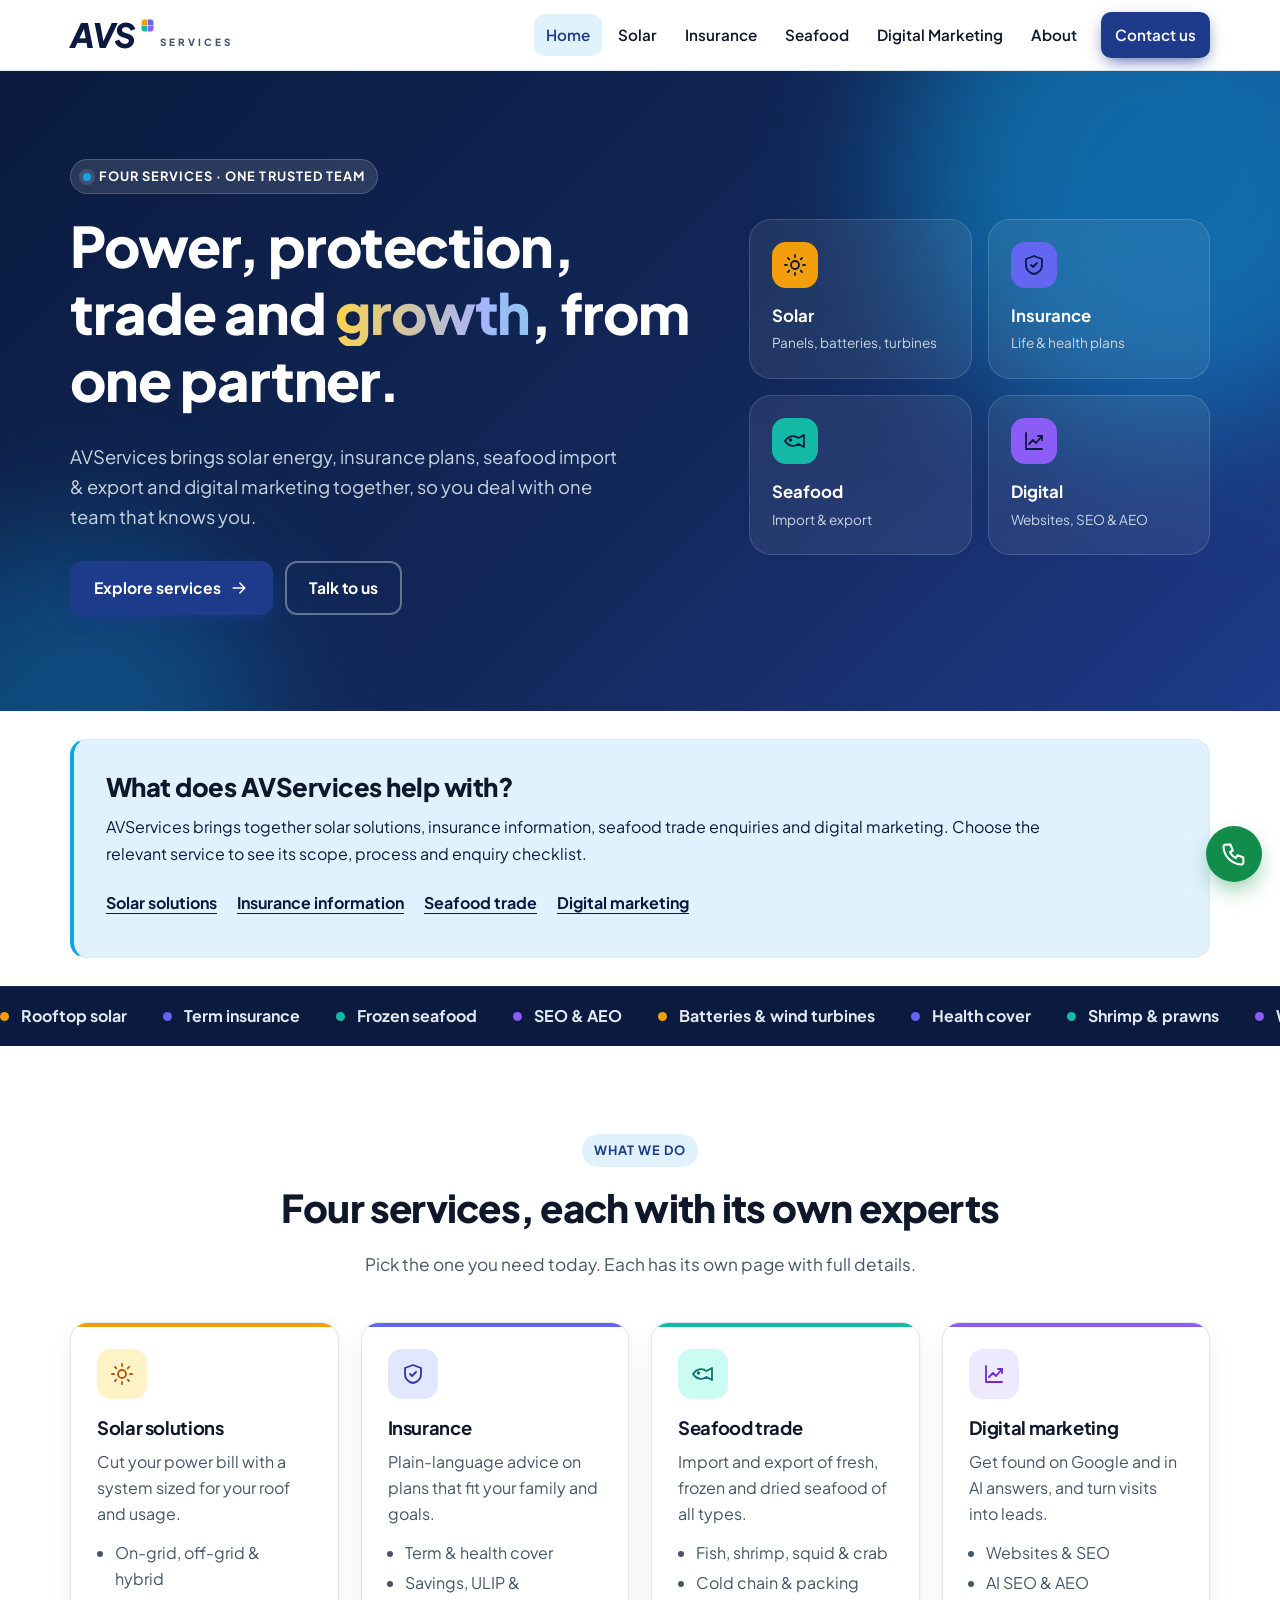
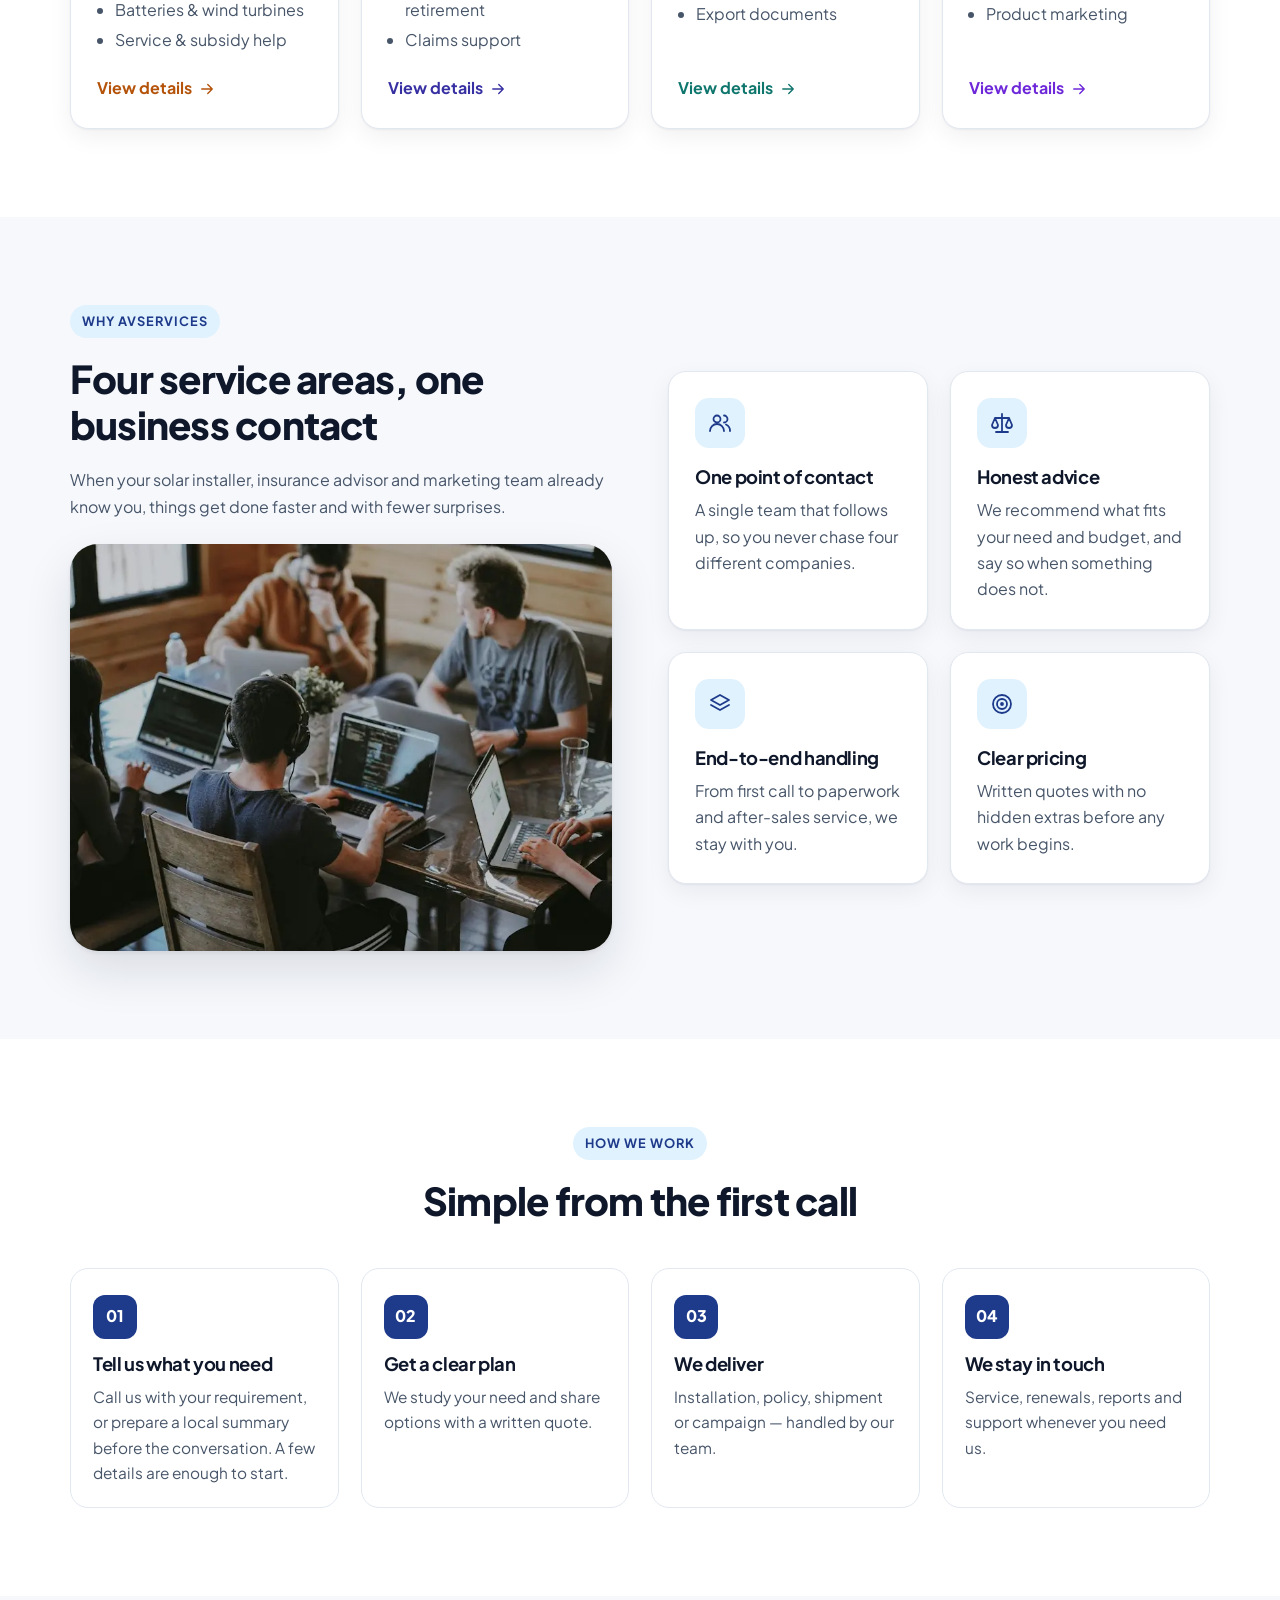
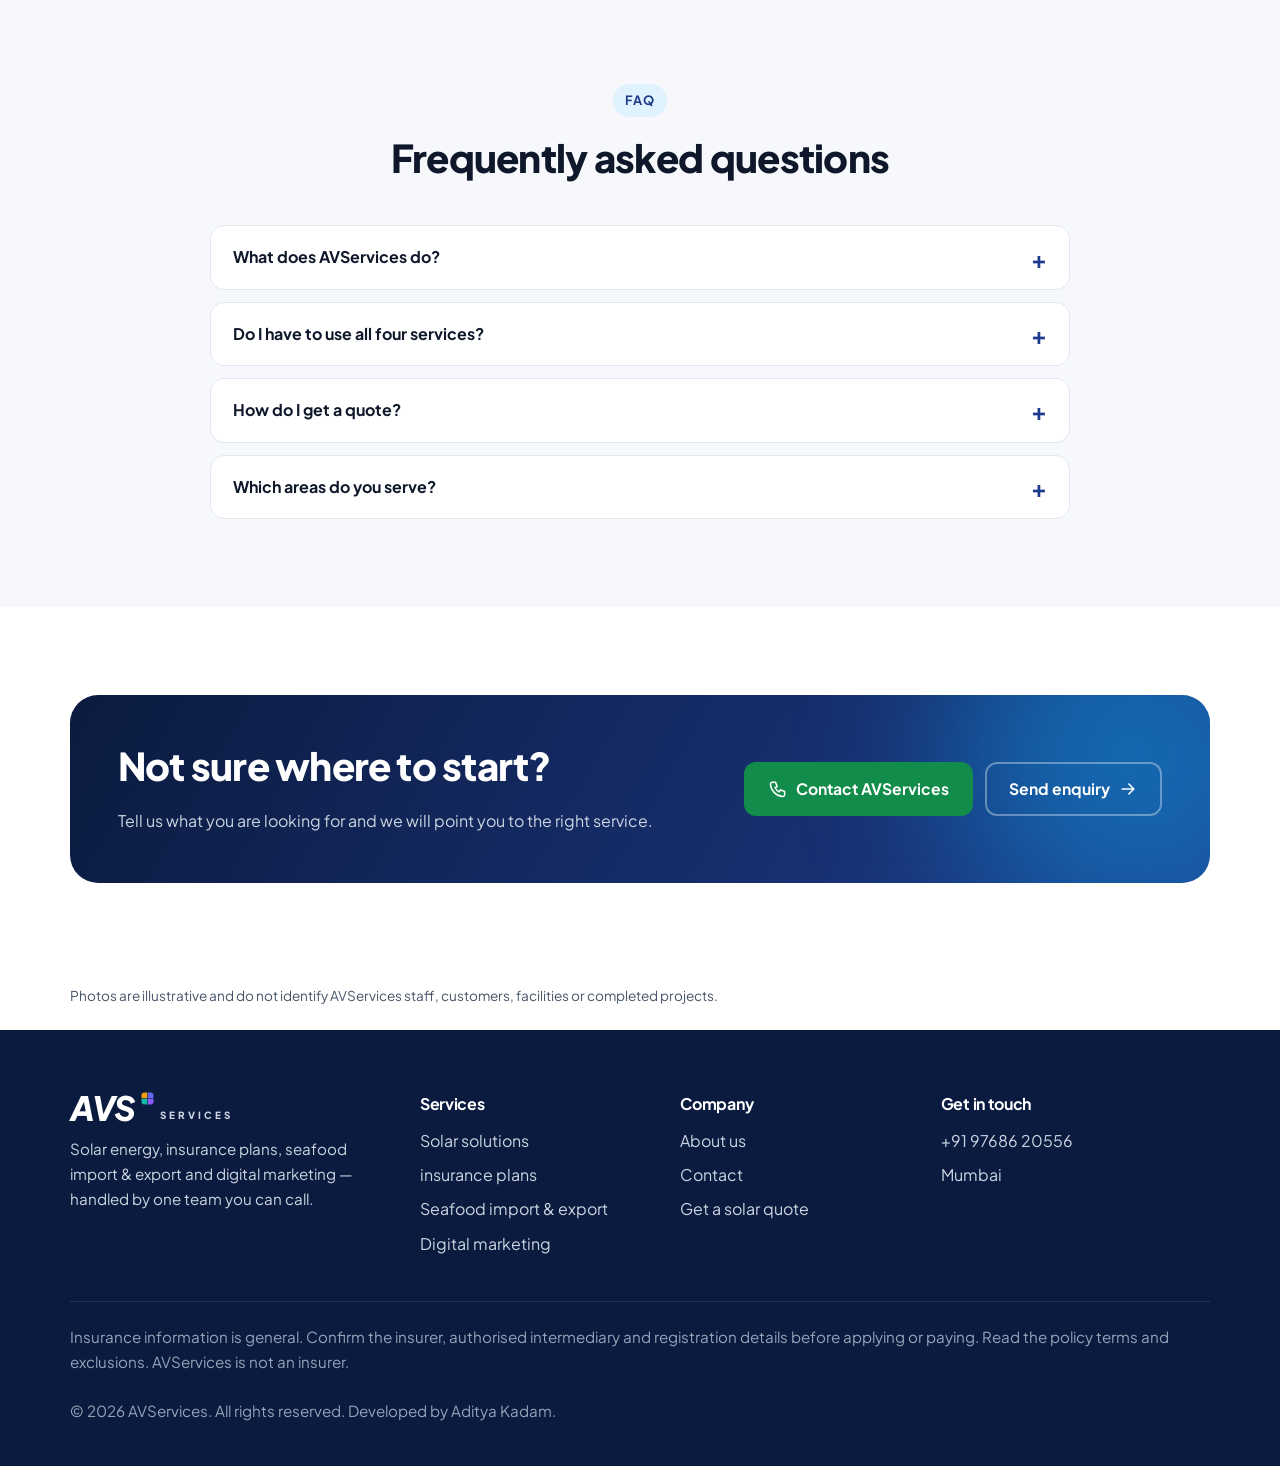
<file: index.html>
<!doctype html>
<html lang="en-IN" class="no-js">
<head>
<meta charset="utf-8">
<meta name="viewport" content="width=device-width, initial-scale=1">
<title>AVServices | Solar, Insurance, Seafood &amp; Digital Services</title>
<meta name="description" content="Explore solar solutions, insurance information, seafood trade and digital marketing with AVServices. Contact Shashikant Kadam in Mumbai to discuss your enquiry.">
<link rel="canonical" href="https://avsinfo.in/">
<meta property="og:url" content="https://avsinfo.in/">
<meta name="theme-color" content="#0B1B3F">
<meta property="og:type" content="website">
<meta property="og:site_name" content="AVServices">
<meta property="og:title" content="AVServices | Solar, Insurance, Seafood &amp; Digital Services">
<meta property="og:description" content="Explore solar solutions, insurance information, seafood trade and digital marketing with AVServices. Contact Shashikant Kadam in Mumbai to discuss your enquiry.">
<meta property="og:image" content="https://avsinfo.in/assets/og-image.png">
<meta property="og:image:width" content="1200">
<meta property="og:image:height" content="630">
<meta property="og:image:alt" content="AVServices – Solar, Insurance, Seafood and Digital">
<meta name="twitter:title" content="AVServices | Solar, Insurance, Seafood &amp; Digital Services">
<meta name="twitter:description" content="Explore solar solutions, insurance information, seafood trade and digital marketing with AVServices. Contact Shashikant Kadam in Mumbai to discuss your enquiry.">
<meta name="twitter:card" content="summary_large_image">
<meta name="twitter:image" content="https://avsinfo.in/assets/og-image.png">
<link rel="icon" href="assets/favicon.svg" type="image/svg+xml">
<link rel="icon" href="assets/favicon-48.png" sizes="48x48" type="image/png">
<link rel="icon" href="assets/favicon-32.png" sizes="32x32" type="image/png">
<link rel="apple-touch-icon" href="assets/apple-touch-icon.png">
<link rel="manifest" href="site.webmanifest">
<link rel="preconnect" href="https://fonts.googleapis.com">
<link rel="preconnect" href="https://fonts.gstatic.com" crossorigin>
<link rel="stylesheet" href="https://fonts.googleapis.com/css2?family=Plus+Jakarta+Sans:ital,wght@0,400;0,600;0,700;0,800;1,800&display=swap">
<link rel="stylesheet" href="assets/style.css?v=seo20261102">
<script type="application/ld+json">{"@context": "https://schema.org", "@graph": [{"@type": "Organization", "@id": "https://avsinfo.in/#organization", "name": "AVServices", "alternateName": "AVS", "url": "https://avsinfo.in/", "logo": "https://avsinfo.in/assets/icon-512.png", "telephone": "+919768620556", "address": {"@type": "PostalAddress", "addressLocality": "Mumbai", "addressCountry": "IN"}, "contactPoint": {"@type": "ContactPoint", "telephone": "+919768620556", "contactType": "customer enquiries"}}, {"@type": "WebSite", "@id": "https://avsinfo.in/#website", "url": "https://avsinfo.in/", "name": "AVServices", "publisher": {"@id": "https://avsinfo.in/#organization"}}, {"@type": "WebPage", "@id": "https://avsinfo.in/#webpage", "url": "https://avsinfo.in/", "name": "AVServices | Solar, Insurance, Seafood & Digital Services", "description": "Explore solar solutions, insurance information, seafood trade and digital marketing with AVServices. Contact Shashikant Kadam in Mumbai to discuss your enquiry.", "inLanguage": "en-IN", "isPartOf": {"@id": "https://avsinfo.in/#website"}, "publisher": {"@id": "https://avsinfo.in/#organization"}, "dateModified": "2026-11-02"}, {"@type": "FAQPage", "@id": "https://avsinfo.in/#faq", "mainEntity": [{"@type": "Question", "name": "What does AVServices do?", "acceptedAnswer": {"@type": "Answer", "text": "AVServices offers four services under one roof: solar installation and products, insurance plans, seafood import and export, and digital marketing including SEO and AEO."}}, {"@type": "Question", "name": "Do I have to use all four services?", "acceptedAnswer": {"@type": "Answer", "text": "No. Each service works on its own. Many clients come for one, and later ask us about another because they already know and trust the team."}}, {"@type": "Question", "name": "How do I get a quote?", "acceptedAnswer": {"@type": "Answer", "text": "Call +91 97686 20556 or visit our contact page. Tell us the service, location and requirement so we can confirm the next steps. Preparing an online summary does not submit a request."}}, {"@type": "Question", "name": "Which areas do you serve?", "acceptedAnswer": {"@type": "Answer", "text": "Tell us your location when you contact us. Solar work depends on site visits, while insurance, seafood trade and digital marketing can be handled remotely."}}]}]}</script>
</head>
<body class="">
<a class="skip" href="#main">Skip to content</a>
<header class="site-header">
  <div class="container header-row">
    <a class="brand" href="/"><span class="brand-avs">AVS</span><svg class="brand-sq" viewBox="0 0 100 100" aria-hidden="true"><path d="M48 4H26A22 22 0 0 0 4 26V48H48Z" fill="#F59E0B"/><path d="M52 4H74A22 22 0 0 1 96 26V48H52Z" fill="#6366F1"/><path d="M48 96H26A22 22 0 0 1 4 74V52H48Z" fill="#14B8A6"/><path d="M52 96H74A22 22 0 0 0 96 74V52H52Z" fill="#8B5CF6"/></svg><span class="brand-sub">SERVICES</span></a>
    <button class="nav-toggle" aria-label="Open menu" aria-expanded="false" aria-controls="nav"><svg class="ico" viewBox="0 0 24 24" aria-hidden="true"><path d="M4 6h16M4 12h16M4 18h16"/></svg></button>
    <nav class="nav" id="nav" aria-label="Main">
        <a href="/" aria-current="page">Home</a>
        <a href="/solar">Solar</a>
        <a href="/insurance">Insurance</a>
        <a href="/seafood">Seafood</a>
        <a href="/digital-marketing">Digital Marketing</a>
        <a href="/about">About</a>
        <a class="btn btn-primary" href="/contact">Contact us</a>
    </nav>
  </div>
</header>
<main id="main">
<section class="hero">
  <div class="container hero-grid">
    <div>
      
      <span class="eyebrow"><span class="dot"></span>Four services · One trusted team</span>
      <h1>Power, protection, trade and <span class="hl">growth</span>, from one partner.</h1>
      <p class="lead">AVServices brings solar energy, insurance plans, seafood import &amp; export and digital marketing together, so you deal with one team that knows you.</p>
      <div class="btn-row"><a class="btn btn-primary" href="#services">Explore services <svg class="ico" viewBox="0 0 24 24" aria-hidden="true"><path d="M5 12h14M13 6l6 6-6 6"/></svg></a><a class="btn btn-ghost" href="/contact">Talk to us</a></div>
    </div>
    <div class="tile-grid reveal" aria-label="Our services">
        <a class="tile theme-solar" href="/solar"><span class="chip"><svg class="ico" viewBox="0 0 24 24" aria-hidden="true"><circle cx="12" cy="12" r="4"/><path d="M12 2v2M12 20v2M4.9 4.9l1.4 1.4M17.7 17.7l1.4 1.4M2 12h2M20 12h2M4.9 19.1l1.4-1.4M17.7 6.3l1.4-1.4"/></svg></span><strong>Solar</strong><small>Panels, batteries, turbines</small></a>
        <a class="tile theme-ins" href="/insurance"><span class="chip"><svg class="ico" viewBox="0 0 24 24" aria-hidden="true"><path d="M12 3l8 3v6c0 5-3.5 8-8 9-4.5-1-8-4-8-9V6z"/><path d="M9 12l2 2 4-4"/></svg></span><strong>Insurance</strong><small>Life &amp; health plans</small></a>
        <a class="tile theme-sea" href="/seafood"><span class="chip"><svg class="ico" viewBox="0 0 24 24" aria-hidden="true"><path d="M2 12c3-5 9-6.5 13.5-3L21 6v12l-5.5-3C11 18.5 5 17 2 12z"/><circle cx="7.5" cy="11" r=".9"/></svg></span><strong>Seafood</strong><small>Import &amp; export</small></a>
        <a class="tile theme-dig" href="/digital-marketing"><span class="chip"><svg class="ico" viewBox="0 0 24 24" aria-hidden="true"><path d="M4 4v16h16"/><path d="M7 15l4-4 3 3 6-7"/><path d="M16 7h4v4"/></svg></span><strong>Digital</strong><small>Websites, SEO &amp; AEO</small></a>
    </div>
  </div>
</section>
<section class="answer-section" aria-labelledby="quick-answer"><div class="container"><div class="answer-panel"><h2 id="quick-answer">What does AVServices help with?</h2><p>AVServices brings together solar solutions, insurance information, seafood trade enquiries and digital marketing. Choose the relevant service to see its scope, process and enquiry checklist.</p><nav class="answer-links" aria-label="Page shortcuts"><a href="/solar">Solar solutions</a><a href="/insurance">Insurance information</a><a href="/seafood">Seafood trade</a><a href="/digital-marketing">Digital marketing</a></nav></div></div></section>
<div class="marquee" aria-hidden="true"><div class="marquee-track"><span><i style="background:#F59E0B"></i>Rooftop solar</span><span><i style="background:#6366F1"></i>Term insurance</span><span><i style="background:#14B8A6"></i>Frozen seafood</span><span><i style="background:#8B5CF6"></i>SEO &amp; AEO</span><span><i style="background:#F59E0B"></i>Batteries &amp; wind turbines</span><span><i style="background:#6366F1"></i>Health cover</span><span><i style="background:#14B8A6"></i>Shrimp &amp; prawns</span><span><i style="background:#8B5CF6"></i>Website design</span><span><i style="background:#F59E0B"></i>Subsidy paperwork</span><span><i style="background:#6366F1"></i>Retirement plans</span><span><i style="background:#14B8A6"></i>Export documents</span><span><i style="background:#8B5CF6"></i>AI search visibility</span><span><i style="background:#F59E0B"></i>Rooftop solar</span><span><i style="background:#6366F1"></i>Term insurance</span><span><i style="background:#14B8A6"></i>Frozen seafood</span><span><i style="background:#8B5CF6"></i>SEO &amp; AEO</span><span><i style="background:#F59E0B"></i>Batteries &amp; wind turbines</span><span><i style="background:#6366F1"></i>Health cover</span><span><i style="background:#14B8A6"></i>Shrimp &amp; prawns</span><span><i style="background:#8B5CF6"></i>Website design</span><span><i style="background:#F59E0B"></i>Subsidy paperwork</span><span><i style="background:#6366F1"></i>Retirement plans</span><span><i style="background:#14B8A6"></i>Export documents</span><span><i style="background:#8B5CF6"></i>AI search visibility</span></div></div>
<section class="section" id="services">
  <div class="container">
    <div class="section-head center reveal">
      <span class="eyebrow">What we do</span>
      <h2>Four services, each with its own experts</h2>
      <p>Pick the one you need today. Each has its own page with full details.</p>
    </div>
    <div class="grid grid-4">
      <a class="card svc reveal theme-solar" href="/solar">
        <div class="chip"><svg class="ico" viewBox="0 0 24 24" aria-hidden="true"><circle cx="12" cy="12" r="4"/><path d="M12 2v2M12 20v2M4.9 4.9l1.4 1.4M17.7 17.7l1.4 1.4M2 12h2M20 12h2M4.9 19.1l1.4-1.4M17.7 6.3l1.4-1.4"/></svg></div>
        <h3>Solar solutions</h3>
        <p>Cut your power bill with a system sized for your roof and usage.</p>
        <ul><li>On-grid, off-grid &amp; hybrid</li><li>Batteries &amp; wind turbines</li><li>Service &amp; subsidy help</li></ul>
        <span class="more">View details <svg class="ico" viewBox="0 0 24 24" aria-hidden="true"><path d="M5 12h14M13 6l6 6-6 6"/></svg></span>
      </a>
      <a class="card svc reveal theme-ins" href="/insurance">
        <div class="chip"><svg class="ico" viewBox="0 0 24 24" aria-hidden="true"><path d="M12 3l8 3v6c0 5-3.5 8-8 9-4.5-1-8-4-8-9V6z"/><path d="M9 12l2 2 4-4"/></svg></div>
        <h3>Insurance</h3>
        <p>Plain-language advice on plans that fit your family and goals.</p>
        <ul><li>Term &amp; health cover</li><li>Savings, ULIP &amp; retirement</li><li>Claims support</li></ul>
        <span class="more">View details <svg class="ico" viewBox="0 0 24 24" aria-hidden="true"><path d="M5 12h14M13 6l6 6-6 6"/></svg></span>
      </a>
      <a class="card svc reveal theme-sea" href="/seafood">
        <div class="chip"><svg class="ico" viewBox="0 0 24 24" aria-hidden="true"><path d="M2 12c3-5 9-6.5 13.5-3L21 6v12l-5.5-3C11 18.5 5 17 2 12z"/><circle cx="7.5" cy="11" r=".9"/></svg></div>
        <h3>Seafood trade</h3>
        <p>Import and export of fresh, frozen and dried seafood of all types.</p>
        <ul><li>Fish, shrimp, squid &amp; crab</li><li>Cold chain &amp; packing</li><li>Export documents</li></ul>
        <span class="more">View details <svg class="ico" viewBox="0 0 24 24" aria-hidden="true"><path d="M5 12h14M13 6l6 6-6 6"/></svg></span>
      </a>
      <a class="card svc reveal theme-dig" href="/digital-marketing">
        <div class="chip"><svg class="ico" viewBox="0 0 24 24" aria-hidden="true"><path d="M4 4v16h16"/><path d="M7 15l4-4 3 3 6-7"/><path d="M16 7h4v4"/></svg></div>
        <h3>Digital marketing</h3>
        <p>Get found on Google and in AI answers, and turn visits into leads.</p>
        <ul><li>Websites &amp; SEO</li><li>AI SEO &amp; AEO</li><li>Product marketing</li></ul>
        <span class="more">View details <svg class="ico" viewBox="0 0 24 24" aria-hidden="true"><path d="M5 12h14M13 6l6 6-6 6"/></svg></span>
      </a>
    </div>
  </div>
</section>

<section class="section soft">
  <div class="container split">
    <div class="reveal">
      <span class="eyebrow">Why AVServices</span>
      <h2>Four service areas, one business contact</h2>
      <p style="color:var(--muted)">When your solar installer, insurance advisor and marketing team already know you, things get done faster and with fewer surprises.</p>
      <div class="photo-frame wide" style="margin-top:24px"><img src="assets/img/team-laptops.webp" alt="A team working together on laptops around a table" width="900" height="600" loading="lazy"></div>
    </div>
    <div class="grid grid-2">
      <article class="card reveal ">
        <div class="chip"><svg class="ico" viewBox="0 0 24 24" aria-hidden="true"><circle cx="9" cy="8" r="3.5"/><path d="M2 20a7 7 0 0 1 14 0M16 4.5a3.5 3.5 0 0 1 0 7M18 13.5a7 7 0 0 1 4 6.5"/></svg></div>
        <h3>One point of contact</h3>
        <p>A single team that follows up, so you never chase four different companies.</p>
      </article>
      <article class="card reveal ">
        <div class="chip"><svg class="ico" viewBox="0 0 24 24" aria-hidden="true"><path d="M12 3v18M6 21h12M5 7h14M5 7l-3 7a3 3 0 0 0 6 0zM19 7l-3 7a3 3 0 0 0 6 0z"/></svg></div>
        <h3>Honest advice</h3>
        <p>We recommend what fits your need and budget, and say so when something does not.</p>
      </article>
      <article class="card reveal ">
        <div class="chip"><svg class="ico" viewBox="0 0 24 24" aria-hidden="true"><path d="M12 3l9 5-9 5-9-5z"/><path d="M3 13l9 5 9-5"/></svg></div>
        <h3>End-to-end handling</h3>
        <p>From first call to paperwork and after-sales service, we stay with you.</p>
      </article>
      <article class="card reveal ">
        <div class="chip"><svg class="ico" viewBox="0 0 24 24" aria-hidden="true"><circle cx="12" cy="12" r="9"/><circle cx="12" cy="12" r="5"/><circle cx="12" cy="12" r="1"/></svg></div>
        <h3>Clear pricing</h3>
        <p>Written quotes with no hidden extras before any work begins.</p>
      </article>
    </div>
  </div>
</section>

<section class="section">
  <div class="container">
    <div class="section-head center reveal">
      <span class="eyebrow">How we work</span>
      <h2>Simple from the first call</h2>
    </div>
    <div class="steps">
      <div class="step reveal"><h3>Tell us what you need</h3><p>Call us with your requirement, or prepare a local summary before the conversation. A few details are enough to start.</p></div>
      <div class="step reveal"><h3>Get a clear plan</h3><p>We study your need and share options with a written quote.</p></div>
      <div class="step reveal"><h3>We deliver</h3><p>Installation, policy, shipment or campaign — handled by our team.</p></div>
      <div class="step reveal"><h3>We stay in touch</h3><p>Service, renewals, reports and support whenever you need us.</p></div>
    </div>
  </div>
</section>
<section class="section soft" id="faq">
  <div class="container">
    <div class="section-head center reveal">
      <span class="eyebrow">FAQ</span>
      <h2>Frequently asked questions</h2>
      
    </div>
    <div class="faq">
      <details class="reveal"><summary>What does AVServices do?</summary><p>AVServices offers four services under one roof: solar installation and products, insurance plans, seafood import and export, and digital marketing including SEO and AEO.</p></details>
      <details class="reveal"><summary>Do I have to use all four services?</summary><p>No. Each service works on its own. Many clients come for one, and later ask us about another because they already know and trust the team.</p></details>
      <details class="reveal"><summary>How do I get a quote?</summary><p>Call +91 97686 20556 or visit our contact page. Tell us the service, location and requirement so we can confirm the next steps. Preparing an online summary does not submit a request.</p></details>
      <details class="reveal"><summary>Which areas do you serve?</summary><p>Tell us your location when you contact us. Solar work depends on site visits, while insurance, seafood trade and digital marketing can be handled remotely.</p></details>
    </div>
  </div>
</section><section class="section">
  <div class="container">
    <div class="band reveal">
      <div>
        <h2>Not sure where to start?</h2>
        <p>Tell us what you are looking for and we will point you to the right service.</p>
      </div>
      <div class="btn-row">
        <a class="btn btn-wa" href="/contact?service=general"><svg class="ico" viewBox="0 0 24 24" aria-hidden="true"><path d="M5 4h4l2 5-2.5 1.5a11 11 0 0 0 5 5L15 13l5 2v4a2 2 0 0 1-2 2A16 16 0 0 1 3 6a2 2 0 0 1 2-2z"/></svg> Contact AVServices</a>
        <a class="btn btn-ghost" href="/contact?service=general">Send enquiry <svg class="ico" viewBox="0 0 24 24" aria-hidden="true"><path d="M5 12h14M13 6l6 6-6 6"/></svg></a>
      </div>
    </div>
  </div>
</section>
<div class="container"><p class="image-caption">Photos are illustrative and do not identify AVServices staff, customers, facilities or completed projects.</p></div>
</main>
<footer class="site-footer">
  <div class="container">
    <div class="footer-grid">
      <div>
        <a class="brand" href="/"><span class="brand-avs">AVS</span><svg class="brand-sq" viewBox="0 0 100 100" aria-hidden="true"><path d="M48 4H26A22 22 0 0 0 4 26V48H48Z" fill="#F59E0B"/><path d="M52 4H74A22 22 0 0 1 96 26V48H52Z" fill="#6366F1"/><path d="M48 96H26A22 22 0 0 1 4 74V52H48Z" fill="#14B8A6"/><path d="M52 96H74A22 22 0 0 0 96 74V52H52Z" fill="#8B5CF6"/></svg><span class="brand-sub">SERVICES</span></a>
        <p>Solar energy, insurance plans, seafood import &amp; export and digital marketing — handled by one team you can call.</p>
      </div>
      <div>
        <h3>Services</h3>
        <ul>
          <li><a href="/solar">Solar solutions</a></li>
          <li><a href="/insurance">insurance plans</a></li>
          <li><a href="/seafood">Seafood import &amp; export</a></li>
          <li><a href="/digital-marketing">Digital marketing</a></li>
        </ul>
      </div>
      <div>
        <h3>Company</h3>
        <ul>
          <li><a href="/about">About us</a></li>
          <li><a href="/contact">Contact</a></li>
          <li><a href="/contact?service=solar">Get a solar quote</a></li>
        </ul>
      </div>
      <div>
        <h3>Get in touch</h3>
        <ul>
          <li><a data-site="phone" href="tel:+919768620556">+91 97686 20556</a></li>
          
          <li><span data-site="address">Mumbai</span></li>
        </ul>
      </div>
    </div>
    <div class="footer-legal">
      <p>Insurance information is general. Confirm the insurer, authorised intermediary and registration details before applying or paying. Read the policy terms and exclusions. AVServices is not an insurer.</p>
      <p>&copy; <span data-year>2026</span> AVServices. All rights reserved. Developed by Aditya Kadam.</p>
    </div>
  </div>
</footer>
<a class="fab" href="tel:+919768620556" aria-label="Call AVServices on +91 97686 20556"><svg class="ico" viewBox="0 0 24 24" aria-hidden="true"><path d="M5 4h4l2 5-2.5 1.5a11 11 0 0 0 5 5L15 13l5 2v4a2 2 0 0 1-2 2A16 16 0 0 1 3 6a2 2 0 0 1 2-2z"/></svg></a>
<script src="assets/script.js?v=seo20261102" defer></script>
</body>
</html>
</file>
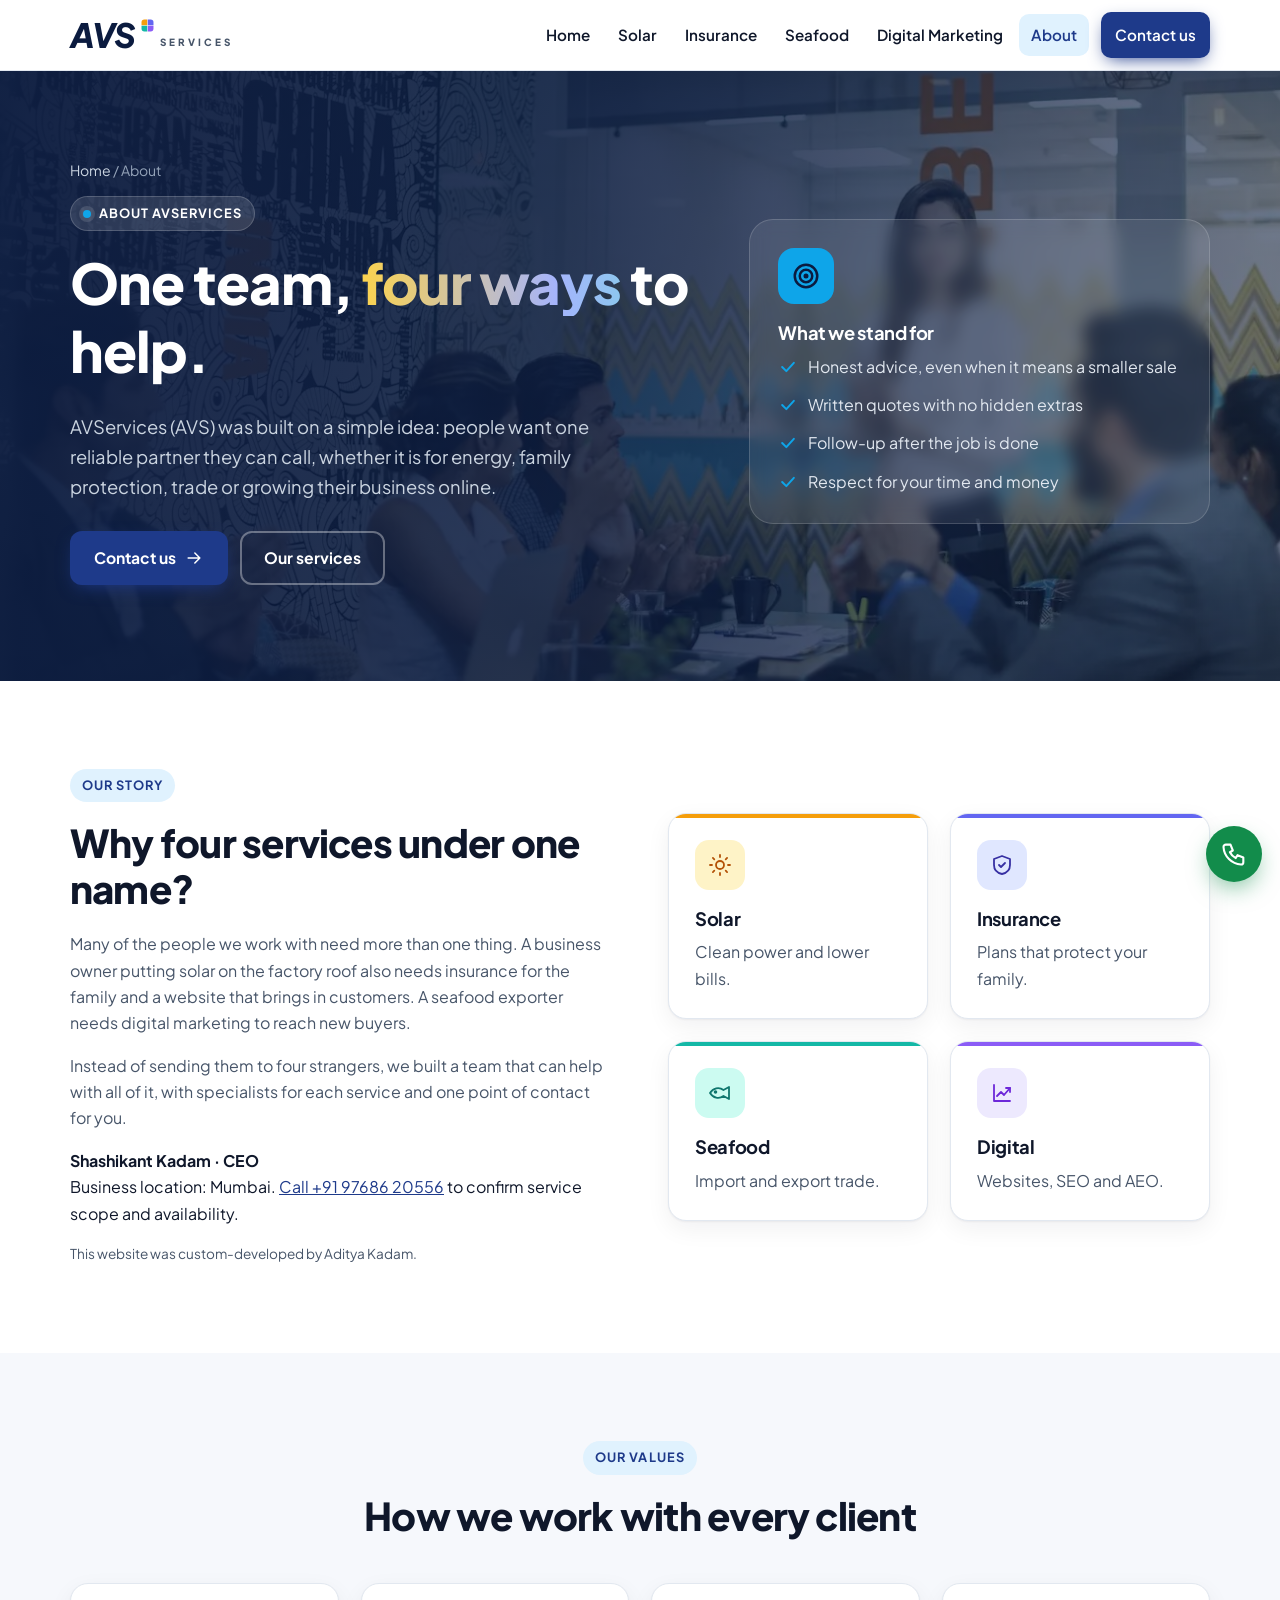
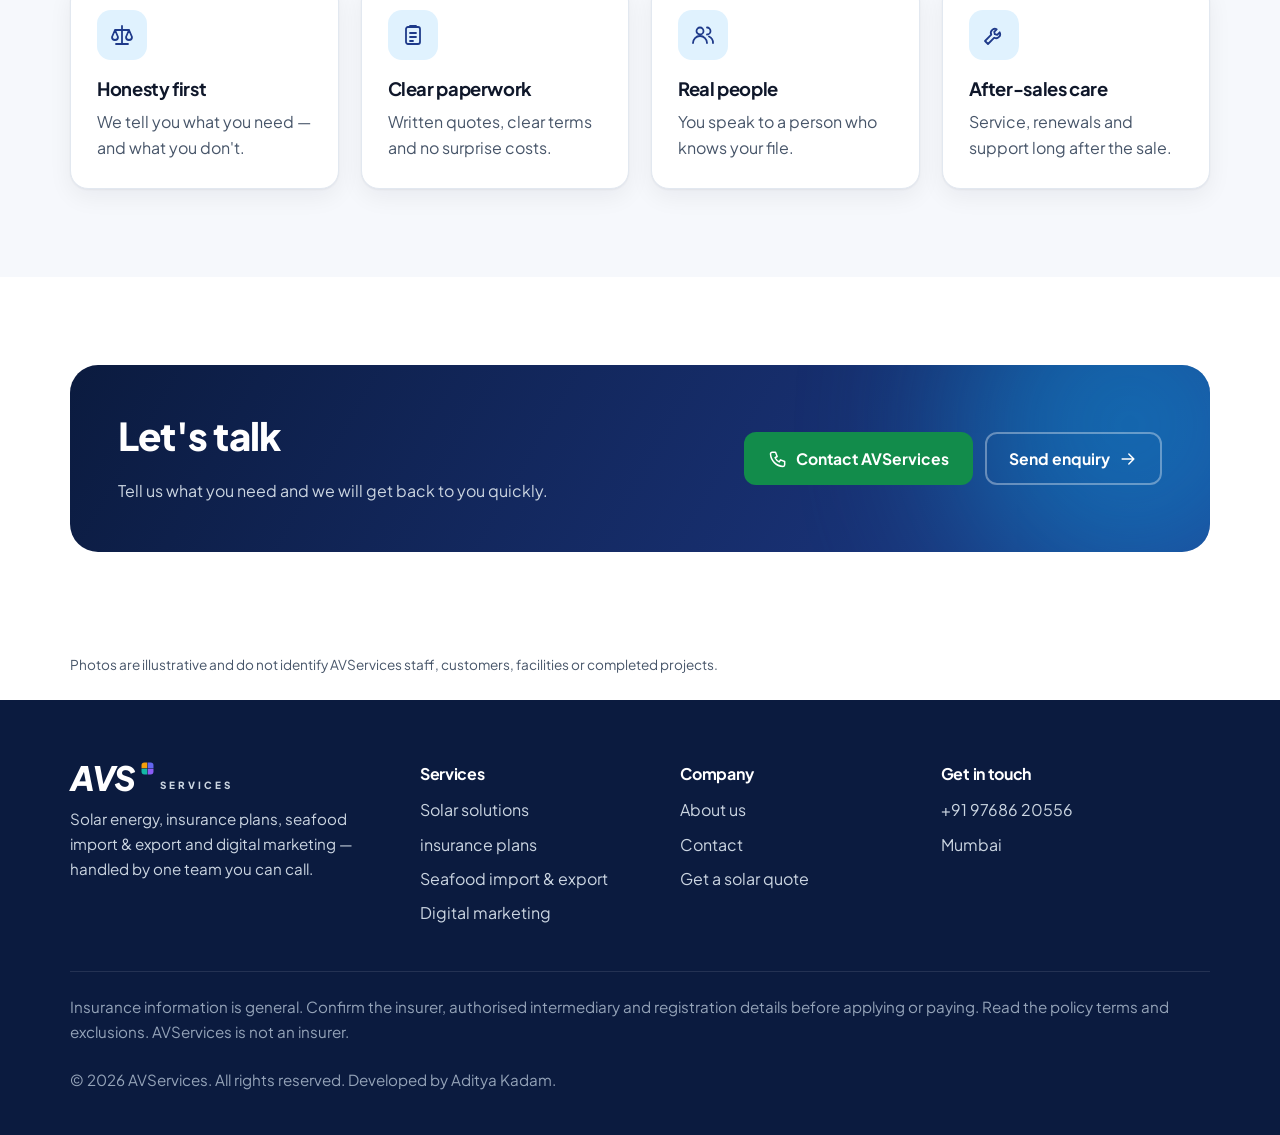
<file: about.html>
<!doctype html>
<html lang="en-IN" class="no-js">
<head>
<meta charset="utf-8">
<meta name="viewport" content="width=device-width, initial-scale=1">
<title>About AVServices | Shashikant Kadam, CEO | Mumbai</title>
<meta name="description" content="Meet AVServices, led by CEO Shashikant Kadam in Mumbai. Explore four service areas and contact the business to confirm scope and availability.">
<link rel="canonical" href="https://avsinfo.in/about">
<meta property="og:url" content="https://avsinfo.in/about">
<meta name="theme-color" content="#0B1B3F">
<meta property="og:type" content="website">
<meta property="og:site_name" content="AVServices">
<meta property="og:title" content="About AVServices | Shashikant Kadam, CEO | Mumbai">
<meta property="og:description" content="Meet AVServices, led by CEO Shashikant Kadam in Mumbai. Explore four service areas and contact the business to confirm scope and availability.">
<meta property="og:image" content="https://avsinfo.in/assets/og-image.png">
<meta property="og:image:width" content="1200">
<meta property="og:image:height" content="630">
<meta property="og:image:alt" content="AVServices – Solar, Insurance, Seafood and Digital">
<meta name="twitter:title" content="About AVServices | Shashikant Kadam, CEO | Mumbai">
<meta name="twitter:description" content="Meet AVServices, led by CEO Shashikant Kadam in Mumbai. Explore four service areas and contact the business to confirm scope and availability.">
<meta name="twitter:card" content="summary_large_image">
<meta name="twitter:image" content="https://avsinfo.in/assets/og-image.png">
<link rel="icon" href="assets/favicon.svg" type="image/svg+xml">
<link rel="icon" href="assets/favicon-48.png" sizes="48x48" type="image/png">
<link rel="icon" href="assets/favicon-32.png" sizes="32x32" type="image/png">
<link rel="apple-touch-icon" href="assets/apple-touch-icon.png">
<link rel="manifest" href="site.webmanifest">
<link rel="preconnect" href="https://fonts.googleapis.com">
<link rel="preconnect" href="https://fonts.gstatic.com" crossorigin>
<link rel="stylesheet" href="https://fonts.googleapis.com/css2?family=Plus+Jakarta+Sans:ital,wght@0,400;0,600;0,700;0,800;1,800&display=swap">
<link rel="stylesheet" href="assets/style.css?v=seo20261102">
<script type="application/ld+json">{"@context": "https://schema.org", "@graph": [{"@type": "Organization", "@id": "https://avsinfo.in/#organization", "name": "AVServices", "alternateName": "AVS", "url": "https://avsinfo.in/", "logo": "https://avsinfo.in/assets/icon-512.png", "telephone": "+919768620556", "address": {"@type": "PostalAddress", "addressLocality": "Mumbai", "addressCountry": "IN"}, "contactPoint": {"@type": "ContactPoint", "telephone": "+919768620556", "contactType": "customer enquiries"}}, {"@type": "WebSite", "@id": "https://avsinfo.in/#website", "url": "https://avsinfo.in/", "name": "AVServices", "publisher": {"@id": "https://avsinfo.in/#organization"}}, {"@type": "AboutPage", "@id": "https://avsinfo.in/about#webpage", "url": "https://avsinfo.in/about", "name": "About AVServices | Shashikant Kadam, CEO | Mumbai", "description": "Meet AVServices, led by CEO Shashikant Kadam in Mumbai. Explore four service areas and contact the business to confirm scope and availability.", "inLanguage": "en-IN", "isPartOf": {"@id": "https://avsinfo.in/#website"}, "publisher": {"@id": "https://avsinfo.in/#organization"}, "dateModified": "2026-11-02", "about": {"@id": "https://avsinfo.in/#organization"}, "breadcrumb": {"@id": "https://avsinfo.in/about#breadcrumb"}}, {"@type": "Person", "@id": "https://avsinfo.in/about#shashikant-kadam", "name": "Shashikant Kadam", "jobTitle": "CEO", "worksFor": {"@id": "https://avsinfo.in/#organization"}}, {"@type": "BreadcrumbList", "@id": "https://avsinfo.in/about#breadcrumb", "itemListElement": [{"@type": "ListItem", "position": 1, "name": "Home", "item": "https://avsinfo.in/"}, {"@type": "ListItem", "position": 2, "name": "About", "item": "https://avsinfo.in/about"}]}]}</script>
</head>
<body class="">
<a class="skip" href="#main">Skip to content</a>
<header class="site-header">
  <div class="container header-row">
    <a class="brand" href="/"><span class="brand-avs">AVS</span><svg class="brand-sq" viewBox="0 0 100 100" aria-hidden="true"><path d="M48 4H26A22 22 0 0 0 4 26V48H48Z" fill="#F59E0B"/><path d="M52 4H74A22 22 0 0 1 96 26V48H52Z" fill="#6366F1"/><path d="M48 96H26A22 22 0 0 1 4 74V52H48Z" fill="#14B8A6"/><path d="M52 96H74A22 22 0 0 0 96 74V52H52Z" fill="#8B5CF6"/></svg><span class="brand-sub">SERVICES</span></a>
    <button class="nav-toggle" aria-label="Open menu" aria-expanded="false" aria-controls="nav"><svg class="ico" viewBox="0 0 24 24" aria-hidden="true"><path d="M4 6h16M4 12h16M4 18h16"/></svg></button>
    <nav class="nav" id="nav" aria-label="Main">
        <a href="/">Home</a>
        <a href="/solar">Solar</a>
        <a href="/insurance">Insurance</a>
        <a href="/seafood">Seafood</a>
        <a href="/digital-marketing">Digital Marketing</a>
        <a href="/about" aria-current="page">About</a>
        <a class="btn btn-primary" href="/contact">Contact us</a>
    </nav>
  </div>
</header>
<main id="main">
<section class="hero has-photo">
  <div class="hero-bg"><img src="assets/img/team-meeting.webp" srcset="assets/img/team-meeting-sm.webp 820w, assets/img/team-meeting.webp 1400w" sizes="100vw" alt="" width="1400" height="788" fetchpriority="high"></div>
  <div class="container hero-grid">
    <div>
      <nav class="crumbs" aria-label="Breadcrumb"><a href="/">Home</a> / About</nav>
      <span class="eyebrow"><span class="dot"></span>About AVServices</span>
      <h1>One team, <span class="hl">four ways</span> to help.</h1>
      <p class="lead">AVServices (AVS) was built on a simple idea: people want one reliable partner they can call, whether it is for energy, family protection, trade or growing their business online.</p>
      <div class="btn-row"><a class="btn btn-primary" href="/contact">Contact us <svg class="ico" viewBox="0 0 24 24" aria-hidden="true"><path d="M5 12h14M13 6l6 6-6 6"/></svg></a><a class="btn btn-ghost" href="/#services">Our services</a></div>
    </div>
    <div class="glass hero-card reveal">
      <div class="big-ico"><svg class="ico" viewBox="0 0 24 24" aria-hidden="true"><circle cx="12" cy="12" r="9"/><circle cx="12" cy="12" r="5"/><circle cx="12" cy="12" r="1"/></svg></div>
      <h2>What we stand for</h2>
      <ul class="ticks"><li><svg class="ico" viewBox="0 0 24 24" aria-hidden="true"><path d="M5 12l5 5 9-10"/></svg><span>Honest advice, even when it means a smaller sale</span></li><li><svg class="ico" viewBox="0 0 24 24" aria-hidden="true"><path d="M5 12l5 5 9-10"/></svg><span>Written quotes with no hidden extras</span></li><li><svg class="ico" viewBox="0 0 24 24" aria-hidden="true"><path d="M5 12l5 5 9-10"/></svg><span>Follow-up after the job is done</span></li><li><svg class="ico" viewBox="0 0 24 24" aria-hidden="true"><path d="M5 12l5 5 9-10"/></svg><span>Respect for your time and money</span></li></ul>
    </div>
  </div>
</section>
<section class="section">
  <div class="container split">
    <div class="reveal">
      <span class="eyebrow">Our story</span>
      <h2>Why four services under one name?</h2>
      <p style="color:var(--muted)">Many of the people we work with need more than one thing. A business owner putting solar on the factory roof also needs insurance for the family and a website that brings in customers. A seafood exporter needs digital marketing to reach new buyers.</p>
      <p style="color:var(--muted)">Instead of sending them to four strangers, we built a team that can help with all of it, with specialists for each service and one point of contact for you.</p>
      <p><strong>Shashikant Kadam · CEO</strong><br>Business location: Mumbai. <a href="tel:+919768620556">Call +91 97686 20556</a> to confirm service scope and availability.</p><p class="form-hint">This website was custom-developed by Aditya Kadam.</p>
    </div>
    <div class="grid grid-2">
      <a class="card svc theme-solar reveal" href="/solar"><div class="chip"><svg class="ico" viewBox="0 0 24 24" aria-hidden="true"><circle cx="12" cy="12" r="4"/><path d="M12 2v2M12 20v2M4.9 4.9l1.4 1.4M17.7 17.7l1.4 1.4M2 12h2M20 12h2M4.9 19.1l1.4-1.4M17.7 6.3l1.4-1.4"/></svg></div><h3>Solar</h3><p>Clean power and lower bills.</p></a>
      <a class="card svc theme-ins reveal" href="/insurance"><div class="chip"><svg class="ico" viewBox="0 0 24 24" aria-hidden="true"><path d="M12 3l8 3v6c0 5-3.5 8-8 9-4.5-1-8-4-8-9V6z"/><path d="M9 12l2 2 4-4"/></svg></div><h3>Insurance</h3><p>Plans that protect your family.</p></a>
      <a class="card svc theme-sea reveal" href="/seafood"><div class="chip"><svg class="ico" viewBox="0 0 24 24" aria-hidden="true"><path d="M2 12c3-5 9-6.5 13.5-3L21 6v12l-5.5-3C11 18.5 5 17 2 12z"/><circle cx="7.5" cy="11" r=".9"/></svg></div><h3>Seafood</h3><p>Import and export trade.</p></a>
      <a class="card svc theme-dig reveal" href="/digital-marketing"><div class="chip"><svg class="ico" viewBox="0 0 24 24" aria-hidden="true"><path d="M4 4v16h16"/><path d="M7 15l4-4 3 3 6-7"/><path d="M16 7h4v4"/></svg></div><h3>Digital</h3><p>Websites, SEO and AEO.</p></a>
    </div>
  </div>
</section>

<section class="section soft">
  <div class="container">
    <div class="section-head center reveal">
      <span class="eyebrow">Our values</span>
      <h2>How we work with every client</h2>
    </div>
    <div class="grid grid-4">
      <article class="card reveal ">
        <div class="chip"><svg class="ico" viewBox="0 0 24 24" aria-hidden="true"><path d="M12 3v18M6 21h12M5 7h14M5 7l-3 7a3 3 0 0 0 6 0zM19 7l-3 7a3 3 0 0 0 6 0z"/></svg></div>
        <h3>Honesty first</h3>
        <p>We tell you what you need — and what you don't.</p>
      </article>
      <article class="card reveal ">
        <div class="chip"><svg class="ico" viewBox="0 0 24 24" aria-hidden="true"><rect x="5" y="4" width="14" height="17" rx="2"/><path d="M9 4V3h6v1M9 10h6M9 14h6M9 18h3"/></svg></div>
        <h3>Clear paperwork</h3>
        <p>Written quotes, clear terms and no surprise costs.</p>
      </article>
      <article class="card reveal ">
        <div class="chip"><svg class="ico" viewBox="0 0 24 24" aria-hidden="true"><circle cx="9" cy="8" r="3.5"/><path d="M2 20a7 7 0 0 1 14 0M16 4.5a3.5 3.5 0 0 1 0 7M18 13.5a7 7 0 0 1 4 6.5"/></svg></div>
        <h3>Real people</h3>
        <p>You speak to a person who knows your file.</p>
      </article>
      <article class="card reveal ">
        <div class="chip"><svg class="ico" viewBox="0 0 24 24" aria-hidden="true"><path d="M14.7 6.3a4 4 0 0 0-5.4 5.4L3 18l3 3 6.3-6.3a4 4 0 0 0 5.4-5.4l-2.5 2.5-2.4-.6-.6-2.4z"/></svg></div>
        <h3>After-sales care</h3>
        <p>Service, renewals and support long after the sale.</p>
      </article>
    </div>
  </div>
</section>
<section class="section">
  <div class="container">
    <div class="band reveal">
      <div>
        <h2>Let's talk</h2>
        <p>Tell us what you need and we will get back to you quickly.</p>
      </div>
      <div class="btn-row">
        <a class="btn btn-wa" href="/contact?service=general"><svg class="ico" viewBox="0 0 24 24" aria-hidden="true"><path d="M5 4h4l2 5-2.5 1.5a11 11 0 0 0 5 5L15 13l5 2v4a2 2 0 0 1-2 2A16 16 0 0 1 3 6a2 2 0 0 1 2-2z"/></svg> Contact AVServices</a>
        <a class="btn btn-ghost" href="/contact?service=general">Send enquiry <svg class="ico" viewBox="0 0 24 24" aria-hidden="true"><path d="M5 12h14M13 6l6 6-6 6"/></svg></a>
      </div>
    </div>
  </div>
</section>
<div class="container"><p class="image-caption">Photos are illustrative and do not identify AVServices staff, customers, facilities or completed projects.</p></div>
</main>
<footer class="site-footer">
  <div class="container">
    <div class="footer-grid">
      <div>
        <a class="brand" href="/"><span class="brand-avs">AVS</span><svg class="brand-sq" viewBox="0 0 100 100" aria-hidden="true"><path d="M48 4H26A22 22 0 0 0 4 26V48H48Z" fill="#F59E0B"/><path d="M52 4H74A22 22 0 0 1 96 26V48H52Z" fill="#6366F1"/><path d="M48 96H26A22 22 0 0 1 4 74V52H48Z" fill="#14B8A6"/><path d="M52 96H74A22 22 0 0 0 96 74V52H52Z" fill="#8B5CF6"/></svg><span class="brand-sub">SERVICES</span></a>
        <p>Solar energy, insurance plans, seafood import &amp; export and digital marketing — handled by one team you can call.</p>
      </div>
      <div>
        <h3>Services</h3>
        <ul>
          <li><a href="/solar">Solar solutions</a></li>
          <li><a href="/insurance">insurance plans</a></li>
          <li><a href="/seafood">Seafood import &amp; export</a></li>
          <li><a href="/digital-marketing">Digital marketing</a></li>
        </ul>
      </div>
      <div>
        <h3>Company</h3>
        <ul>
          <li><a href="/about">About us</a></li>
          <li><a href="/contact">Contact</a></li>
          <li><a href="/contact?service=solar">Get a solar quote</a></li>
        </ul>
      </div>
      <div>
        <h3>Get in touch</h3>
        <ul>
          <li><a data-site="phone" href="tel:+919768620556">+91 97686 20556</a></li>
          
          <li><span data-site="address">Mumbai</span></li>
        </ul>
      </div>
    </div>
    <div class="footer-legal">
      <p>Insurance information is general. Confirm the insurer, authorised intermediary and registration details before applying or paying. Read the policy terms and exclusions. AVServices is not an insurer.</p>
      <p>&copy; <span data-year>2026</span> AVServices. All rights reserved. Developed by Aditya Kadam.</p>
    </div>
  </div>
</footer>
<a class="fab" href="tel:+919768620556" aria-label="Call AVServices on +91 97686 20556"><svg class="ico" viewBox="0 0 24 24" aria-hidden="true"><path d="M5 4h4l2 5-2.5 1.5a11 11 0 0 0 5 5L15 13l5 2v4a2 2 0 0 1-2 2A16 16 0 0 1 3 6a2 2 0 0 1 2-2z"/></svg></a>
<script src="assets/script.js?v=seo20261102" defer></script>
</body>
</html>
</file>
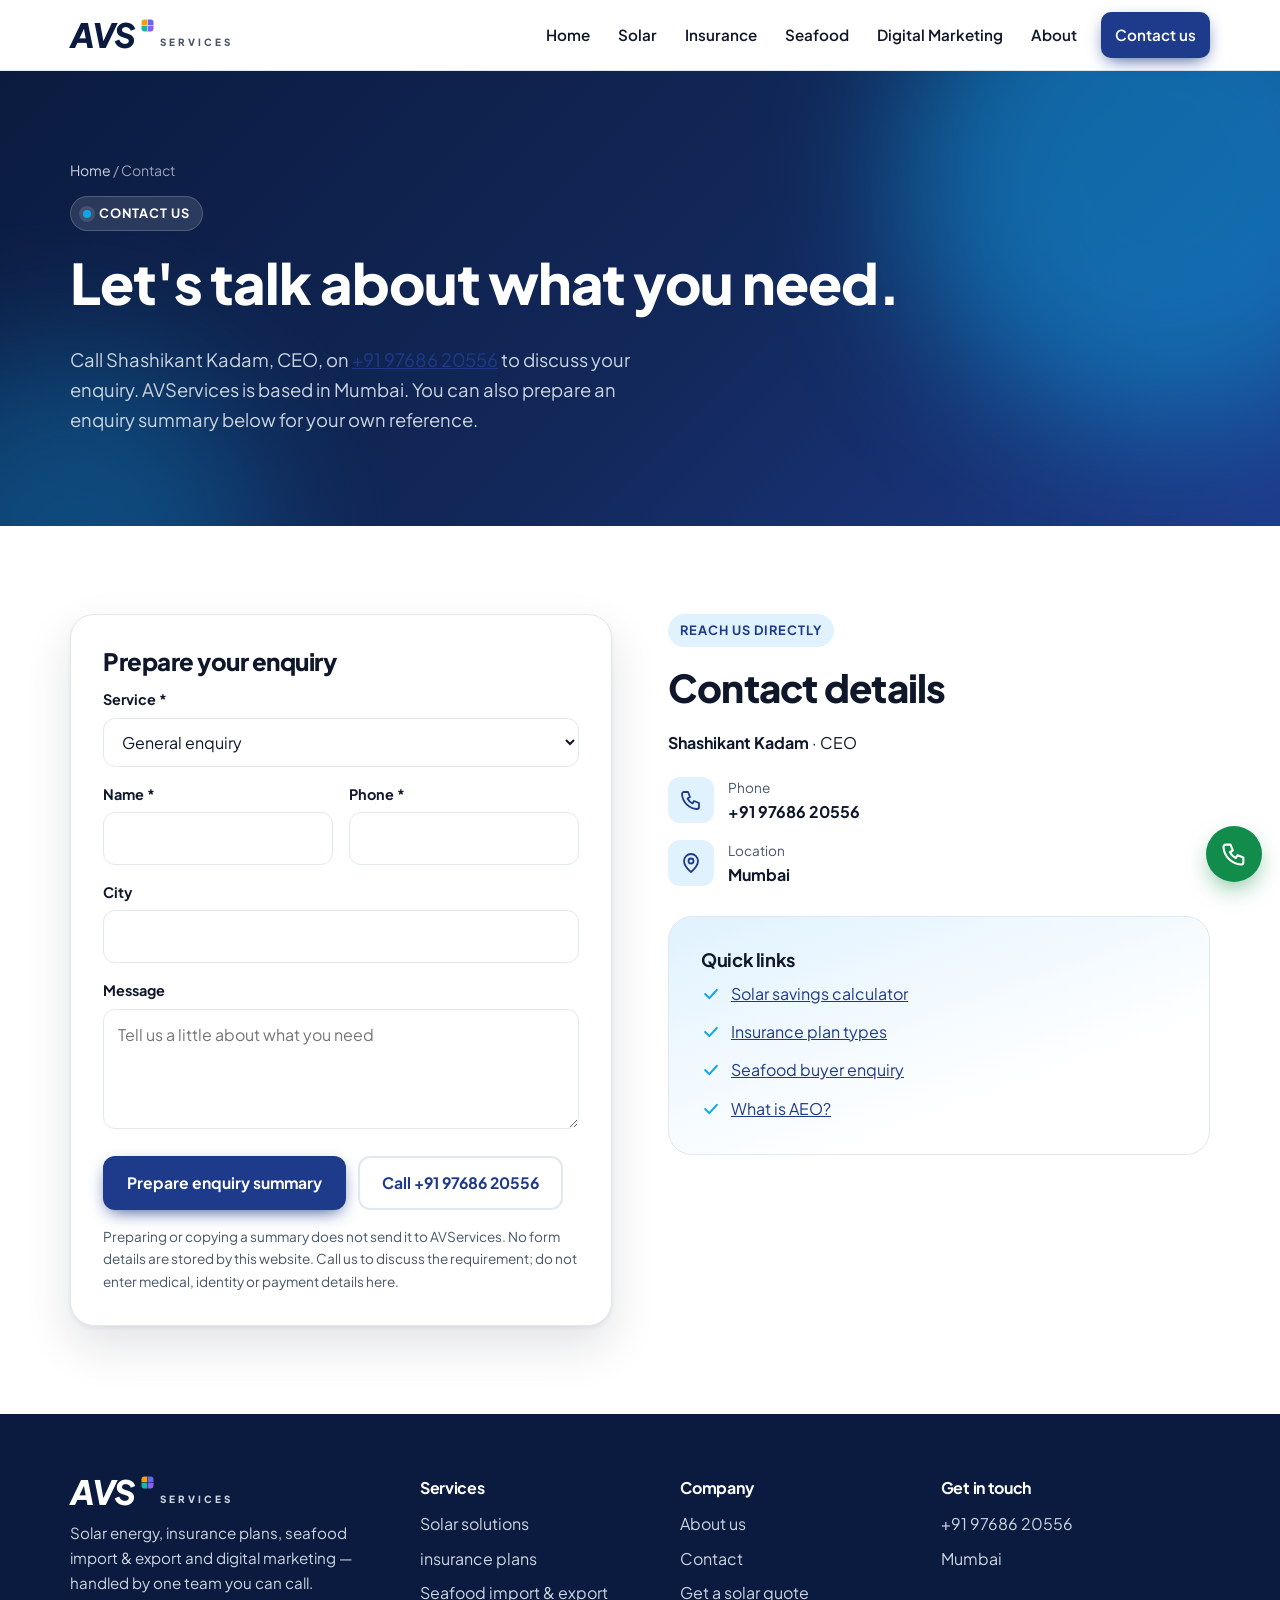
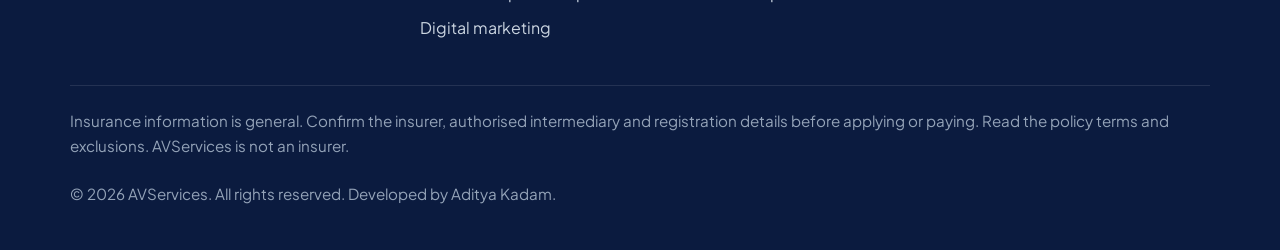
<file: contact.html>
<!doctype html>
<html lang="en-IN" class="no-js">
<head>
<meta charset="utf-8">
<meta name="viewport" content="width=device-width, initial-scale=1">
<title>Contact AVServices | Shashikant Kadam, CEO | Mumbai</title>
<meta name="description" content="Call AVServices on +91 97686 20556. Contact Shashikant Kadam, CEO, in Mumbai about solar, insurance, seafood trade or digital marketing enquiries.">
<link rel="canonical" href="https://avsinfo.in/contact">
<meta property="og:url" content="https://avsinfo.in/contact">
<meta name="theme-color" content="#0B1B3F">
<meta property="og:type" content="website">
<meta property="og:site_name" content="AVServices">
<meta property="og:title" content="Contact AVServices | Shashikant Kadam, CEO | Mumbai">
<meta property="og:description" content="Call AVServices on +91 97686 20556. Contact Shashikant Kadam, CEO, in Mumbai about solar, insurance, seafood trade or digital marketing enquiries.">
<meta property="og:image" content="https://avsinfo.in/assets/og-image.png">
<meta property="og:image:width" content="1200">
<meta property="og:image:height" content="630">
<meta property="og:image:alt" content="AVServices – Solar, Insurance, Seafood and Digital">
<meta name="twitter:title" content="Contact AVServices | Shashikant Kadam, CEO | Mumbai">
<meta name="twitter:description" content="Call AVServices on +91 97686 20556. Contact Shashikant Kadam, CEO, in Mumbai about solar, insurance, seafood trade or digital marketing enquiries.">
<meta name="twitter:card" content="summary_large_image">
<meta name="twitter:image" content="https://avsinfo.in/assets/og-image.png">
<link rel="icon" href="assets/favicon.svg" type="image/svg+xml">
<link rel="icon" href="assets/favicon-48.png" sizes="48x48" type="image/png">
<link rel="icon" href="assets/favicon-32.png" sizes="32x32" type="image/png">
<link rel="apple-touch-icon" href="assets/apple-touch-icon.png">
<link rel="manifest" href="site.webmanifest">
<link rel="preconnect" href="https://fonts.googleapis.com">
<link rel="preconnect" href="https://fonts.gstatic.com" crossorigin>
<link rel="stylesheet" href="https://fonts.googleapis.com/css2?family=Plus+Jakarta+Sans:ital,wght@0,400;0,600;0,700;0,800;1,800&display=swap">
<link rel="stylesheet" href="assets/style.css?v=seo20261102">
<script type="application/ld+json">{"@context": "https://schema.org", "@graph": [{"@type": "Organization", "@id": "https://avsinfo.in/#organization", "name": "AVServices", "alternateName": "AVS", "url": "https://avsinfo.in/", "logo": "https://avsinfo.in/assets/icon-512.png", "telephone": "+919768620556", "address": {"@type": "PostalAddress", "addressLocality": "Mumbai", "addressCountry": "IN"}, "contactPoint": {"@type": "ContactPoint", "telephone": "+919768620556", "contactType": "customer enquiries"}}, {"@type": "WebSite", "@id": "https://avsinfo.in/#website", "url": "https://avsinfo.in/", "name": "AVServices", "publisher": {"@id": "https://avsinfo.in/#organization"}}, {"@type": "ContactPage", "@id": "https://avsinfo.in/contact#webpage", "url": "https://avsinfo.in/contact", "name": "Contact AVServices | Shashikant Kadam, CEO | Mumbai", "description": "Call AVServices on +91 97686 20556. Contact Shashikant Kadam, CEO, in Mumbai about solar, insurance, seafood trade or digital marketing enquiries.", "inLanguage": "en-IN", "isPartOf": {"@id": "https://avsinfo.in/#website"}, "publisher": {"@id": "https://avsinfo.in/#organization"}, "dateModified": "2026-11-02", "about": {"@id": "https://avsinfo.in/#organization"}, "breadcrumb": {"@id": "https://avsinfo.in/contact#breadcrumb"}}, {"@type": "Person", "@id": "https://avsinfo.in/about#shashikant-kadam", "name": "Shashikant Kadam", "jobTitle": "CEO", "worksFor": {"@id": "https://avsinfo.in/#organization"}}, {"@type": "BreadcrumbList", "@id": "https://avsinfo.in/contact#breadcrumb", "itemListElement": [{"@type": "ListItem", "position": 1, "name": "Home", "item": "https://avsinfo.in/"}, {"@type": "ListItem", "position": 2, "name": "Contact", "item": "https://avsinfo.in/contact"}]}]}</script>
</head>
<body class="">
<a class="skip" href="#main">Skip to content</a>
<header class="site-header">
  <div class="container header-row">
    <a class="brand" href="/"><span class="brand-avs">AVS</span><svg class="brand-sq" viewBox="0 0 100 100" aria-hidden="true"><path d="M48 4H26A22 22 0 0 0 4 26V48H48Z" fill="#F59E0B"/><path d="M52 4H74A22 22 0 0 1 96 26V48H52Z" fill="#6366F1"/><path d="M48 96H26A22 22 0 0 1 4 74V52H48Z" fill="#14B8A6"/><path d="M52 96H74A22 22 0 0 0 96 74V52H52Z" fill="#8B5CF6"/></svg><span class="brand-sub">SERVICES</span></a>
    <button class="nav-toggle" aria-label="Open menu" aria-expanded="false" aria-controls="nav"><svg class="ico" viewBox="0 0 24 24" aria-hidden="true"><path d="M4 6h16M4 12h16M4 18h16"/></svg></button>
    <nav class="nav" id="nav" aria-label="Main">
        <a href="/">Home</a>
        <a href="/solar">Solar</a>
        <a href="/insurance">Insurance</a>
        <a href="/seafood">Seafood</a>
        <a href="/digital-marketing">Digital Marketing</a>
        <a href="/about">About</a>
        <a class="btn btn-primary" href="/contact" aria-current="page">Contact us</a>
    </nav>
  </div>
</header>
<main id="main">
<section class="hero" style="padding-bottom:72px">
  <div class="container">
    <nav class="crumbs" aria-label="Breadcrumb"><a href="/">Home</a> / Contact</nav>
    <span class="eyebrow"><span class="dot"></span>Contact us</span>
    <h1>Let's talk about what you need.</h1>
    <p class="lead">Call Shashikant Kadam, CEO, on <a href="tel:+919768620556">+91 97686 20556</a> to discuss your enquiry. AVServices is based in Mumbai. You can also prepare an enquiry summary below for your own reference.</p>
  </div>
</section>

<section class="section" id="contact">
  <div class="container split" style="align-items:start">
    <form class="form-card reveal" data-enquiry novalidate>
      <h2 style="font-size:1.5rem">Prepare your enquiry</h2>
      <div class="form-grid">
        <div class="full"><label for="c-service">Service *</label>
          <select id="c-service" name="service" required>
            <option data-key="general" value="General enquiry">General enquiry</option>
            <option data-key="solar" value="Solar">Solar – installation, products or service</option>
            <option data-key="insurance" value="Insurance">Insurance plans</option>
            <option data-key="seafood" value="Seafood import/export">Seafood import / export</option>
            <option data-key="digital" value="Digital marketing">Digital marketing – website, SEO, AEO</option>
          </select>
        </div>
        <div><label for="c-name">Name *</label><input id="c-name" name="name" required autocomplete="name"></div>
        <div><label for="c-phone">Phone *</label><input id="c-phone" name="phone" type="tel" required autocomplete="tel"></div>
        <div class="full"><label for="c-city">City</label><input id="c-city" name="city" autocomplete="address-level2"></div>
        <div class="full"><label for="c-msg">Message</label><textarea id="c-msg" name="message" placeholder="Tell us a little about what you need"></textarea></div>
      </div>
      <div class="btn-row">
        <button type="button" class="btn btn-primary" data-send="prepare">Prepare enquiry summary</button><a class="btn btn-outline" href="tel:+919768620556">Call +91 97686 20556</a>
        
      </div>
      <p class="form-msg" role="status" aria-live="polite"></p><div class="enquiry-preview" hidden><label>Enquiry summary (not sent)<textarea data-enquiry-summary readonly rows="9"></textarea></label><button class="btn btn-outline" type="button" data-copy-summary>Copy summary</button><p class="form-hint">This summary stays in your browser. Copying it does not submit an enquiry. Call AVServices to discuss it.</p></div><noscript><p>To enquire, call <a href="tel:+919768620556">+91 97686 20556</a>. Preparing a summary requires JavaScript.</p></noscript>
      <p class="form-hint">Preparing or copying a summary does not send it to AVServices. No form details are stored by this website. Call us to discuss the requirement; do not enter medical, identity or payment details here.</p>
    </form>
    <div class="reveal">
      <span class="eyebrow">Reach us directly</span>
      <h2>Contact details</h2>
      <p><strong>Shashikant Kadam</strong> · CEO</p>
      <ul class="contact-list" style="margin-top:20px">
        <li><span class="chip"><svg class="ico" viewBox="0 0 24 24" aria-hidden="true"><path d="M5 4h4l2 5-2.5 1.5a11 11 0 0 0 5 5L15 13l5 2v4a2 2 0 0 1-2 2A16 16 0 0 1 3 6a2 2 0 0 1 2-2z"/></svg></span><div><small>Phone</small><a data-site="phone" href="tel:+919768620556">+91 97686 20556</a></div></li>
        
        
        <li><span class="chip"><svg class="ico" viewBox="0 0 24 24" aria-hidden="true"><path d="M12 21s-7-6-7-11a7 7 0 0 1 14 0c0 5-7 11-7 11z"/><circle cx="12" cy="10" r="2.5"/></svg></span><div><small>Location</small><span class="v" data-site="address">Mumbai</span></div></li>
      </ul>
      <div class="panel" style="margin-top:28px">
        <h3>Quick links</h3>
        <ul class="ticks">
          <li><svg class="ico" viewBox="0 0 24 24" aria-hidden="true"><path d="M5 12l5 5 9-10"/></svg><a href="/solar#calculator">Solar savings calculator</a></li>
          <li><svg class="ico" viewBox="0 0 24 24" aria-hidden="true"><path d="M5 12l5 5 9-10"/></svg><a href="/insurance#plans">Insurance plan types</a></li>
          <li><svg class="ico" viewBox="0 0 24 24" aria-hidden="true"><path d="M5 12l5 5 9-10"/></svg><a href="/seafood#enquiry">Seafood buyer enquiry</a></li>
          <li><svg class="ico" viewBox="0 0 24 24" aria-hidden="true"><path d="M5 12l5 5 9-10"/></svg><a href="/digital-marketing#aeo">What is AEO?</a></li>
        </ul>
      </div>
    </div>
  </div>
</section>
</main>
<footer class="site-footer">
  <div class="container">
    <div class="footer-grid">
      <div>
        <a class="brand" href="/"><span class="brand-avs">AVS</span><svg class="brand-sq" viewBox="0 0 100 100" aria-hidden="true"><path d="M48 4H26A22 22 0 0 0 4 26V48H48Z" fill="#F59E0B"/><path d="M52 4H74A22 22 0 0 1 96 26V48H52Z" fill="#6366F1"/><path d="M48 96H26A22 22 0 0 1 4 74V52H48Z" fill="#14B8A6"/><path d="M52 96H74A22 22 0 0 0 96 74V52H52Z" fill="#8B5CF6"/></svg><span class="brand-sub">SERVICES</span></a>
        <p>Solar energy, insurance plans, seafood import &amp; export and digital marketing — handled by one team you can call.</p>
      </div>
      <div>
        <h3>Services</h3>
        <ul>
          <li><a href="/solar">Solar solutions</a></li>
          <li><a href="/insurance">insurance plans</a></li>
          <li><a href="/seafood">Seafood import &amp; export</a></li>
          <li><a href="/digital-marketing">Digital marketing</a></li>
        </ul>
      </div>
      <div>
        <h3>Company</h3>
        <ul>
          <li><a href="/about">About us</a></li>
          <li><a href="/contact">Contact</a></li>
          <li><a href="/contact?service=solar">Get a solar quote</a></li>
        </ul>
      </div>
      <div>
        <h3>Get in touch</h3>
        <ul>
          <li><a data-site="phone" href="tel:+919768620556">+91 97686 20556</a></li>
          
          <li><span data-site="address">Mumbai</span></li>
        </ul>
      </div>
    </div>
    <div class="footer-legal">
      <p>Insurance information is general. Confirm the insurer, authorised intermediary and registration details before applying or paying. Read the policy terms and exclusions. AVServices is not an insurer.</p>
      <p>&copy; <span data-year>2026</span> AVServices. All rights reserved. Developed by Aditya Kadam.</p>
    </div>
  </div>
</footer>
<a class="fab" href="tel:+919768620556" aria-label="Call AVServices on +91 97686 20556"><svg class="ico" viewBox="0 0 24 24" aria-hidden="true"><path d="M5 4h4l2 5-2.5 1.5a11 11 0 0 0 5 5L15 13l5 2v4a2 2 0 0 1-2 2A16 16 0 0 1 3 6a2 2 0 0 1 2-2z"/></svg></a>
<script src="assets/script.js?v=seo20261102" defer></script>
</body>
</html>
</file>
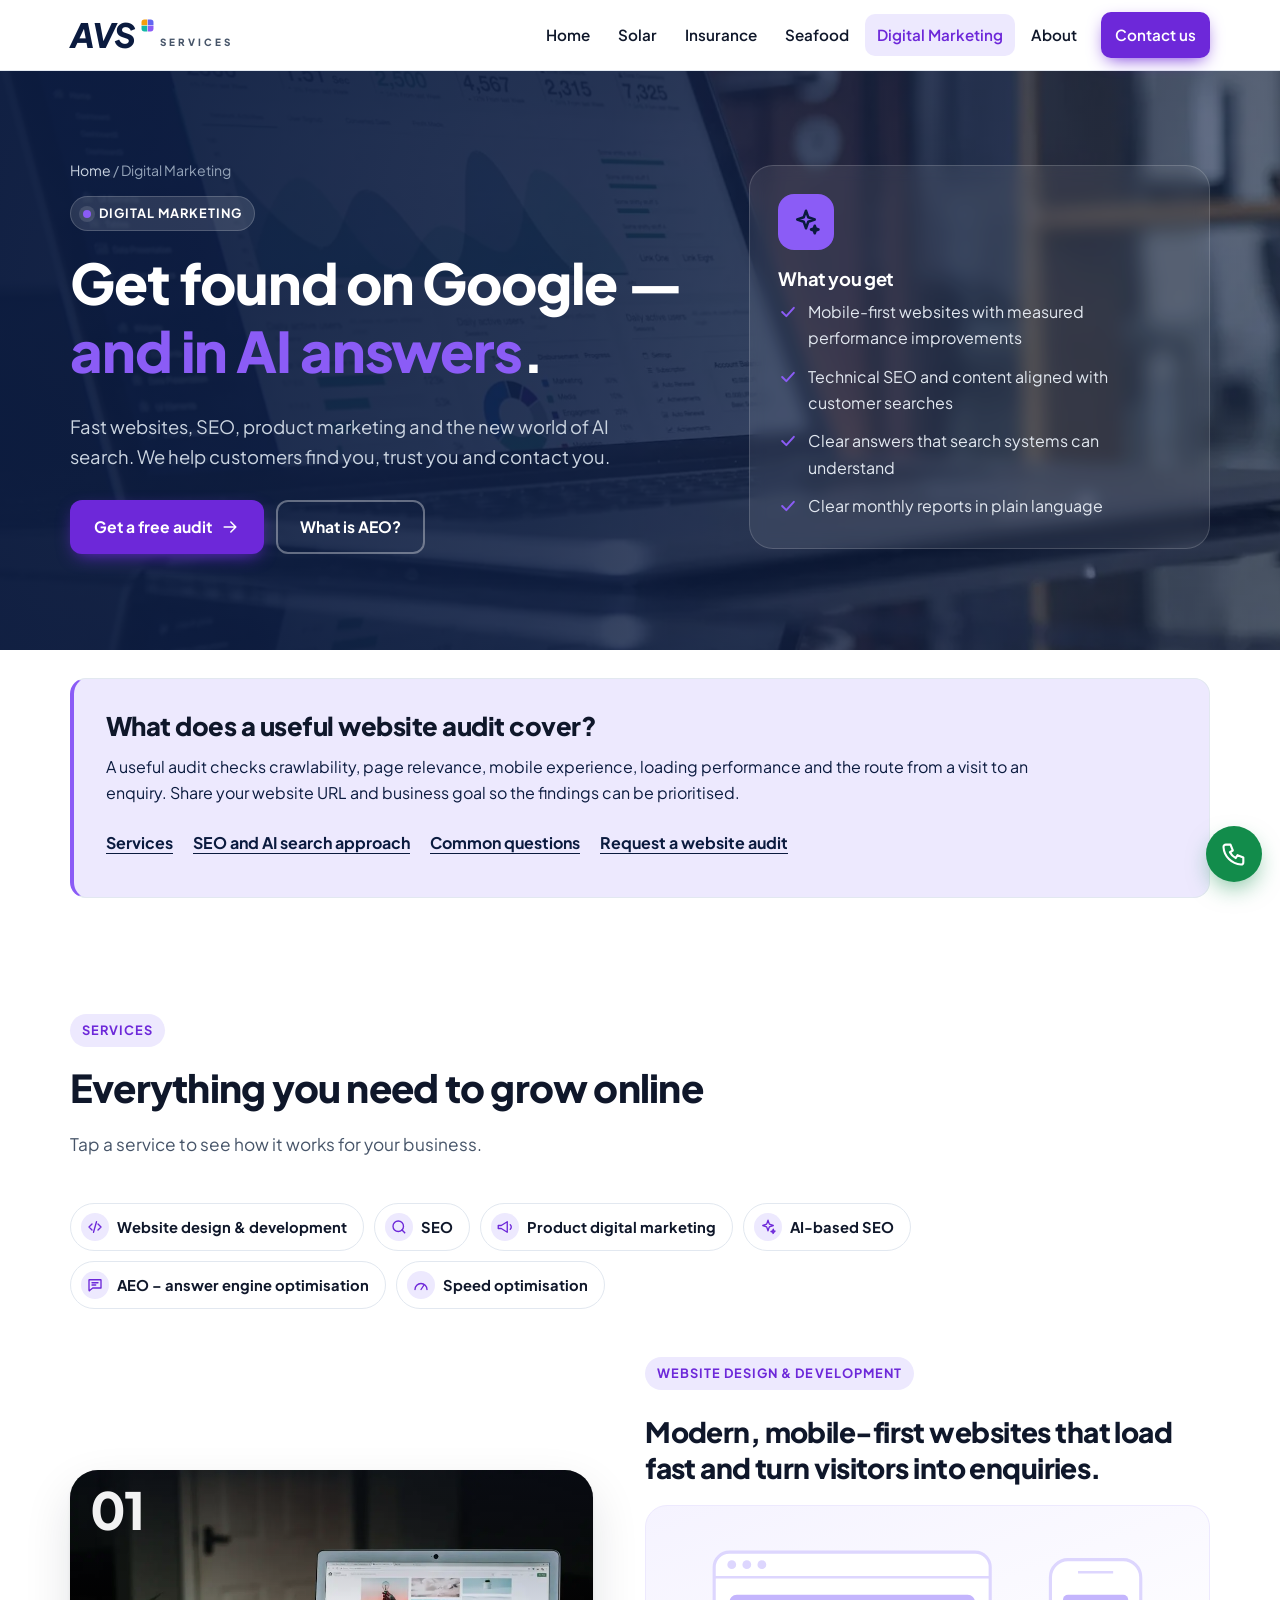
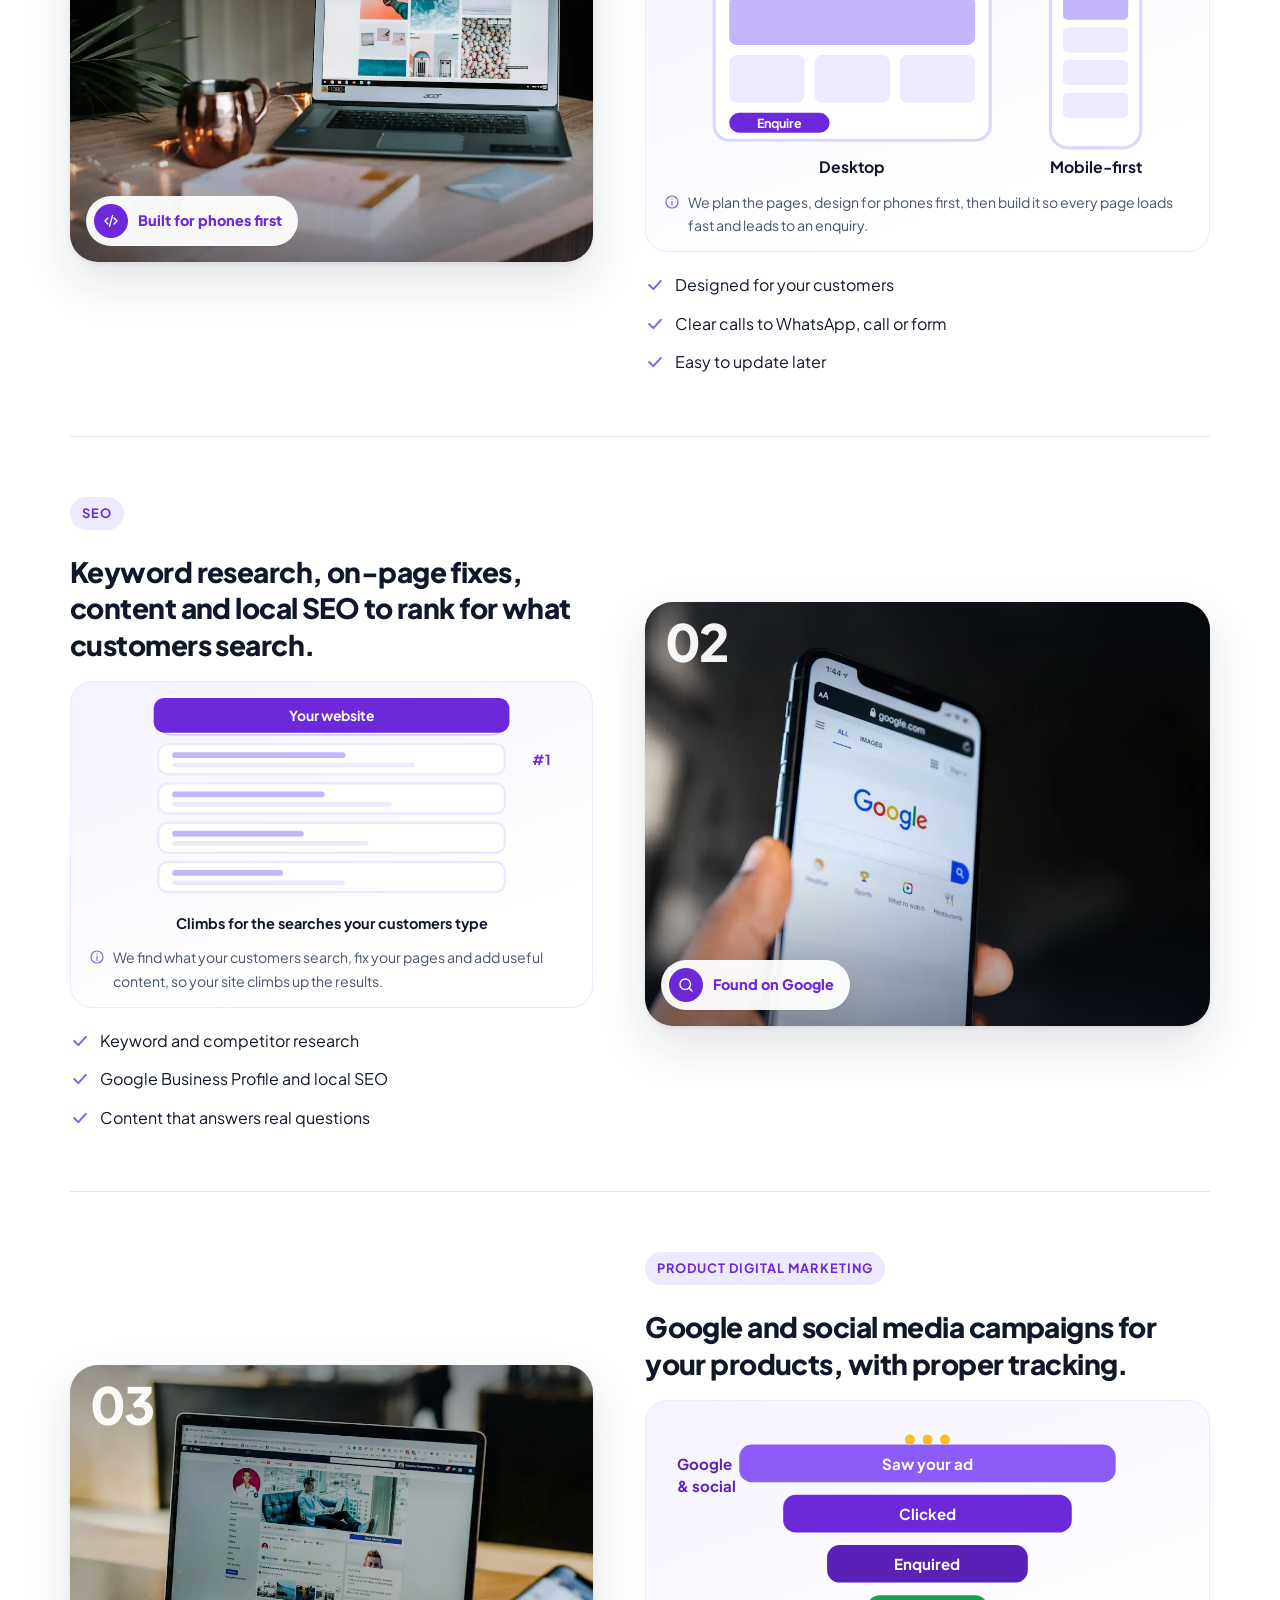
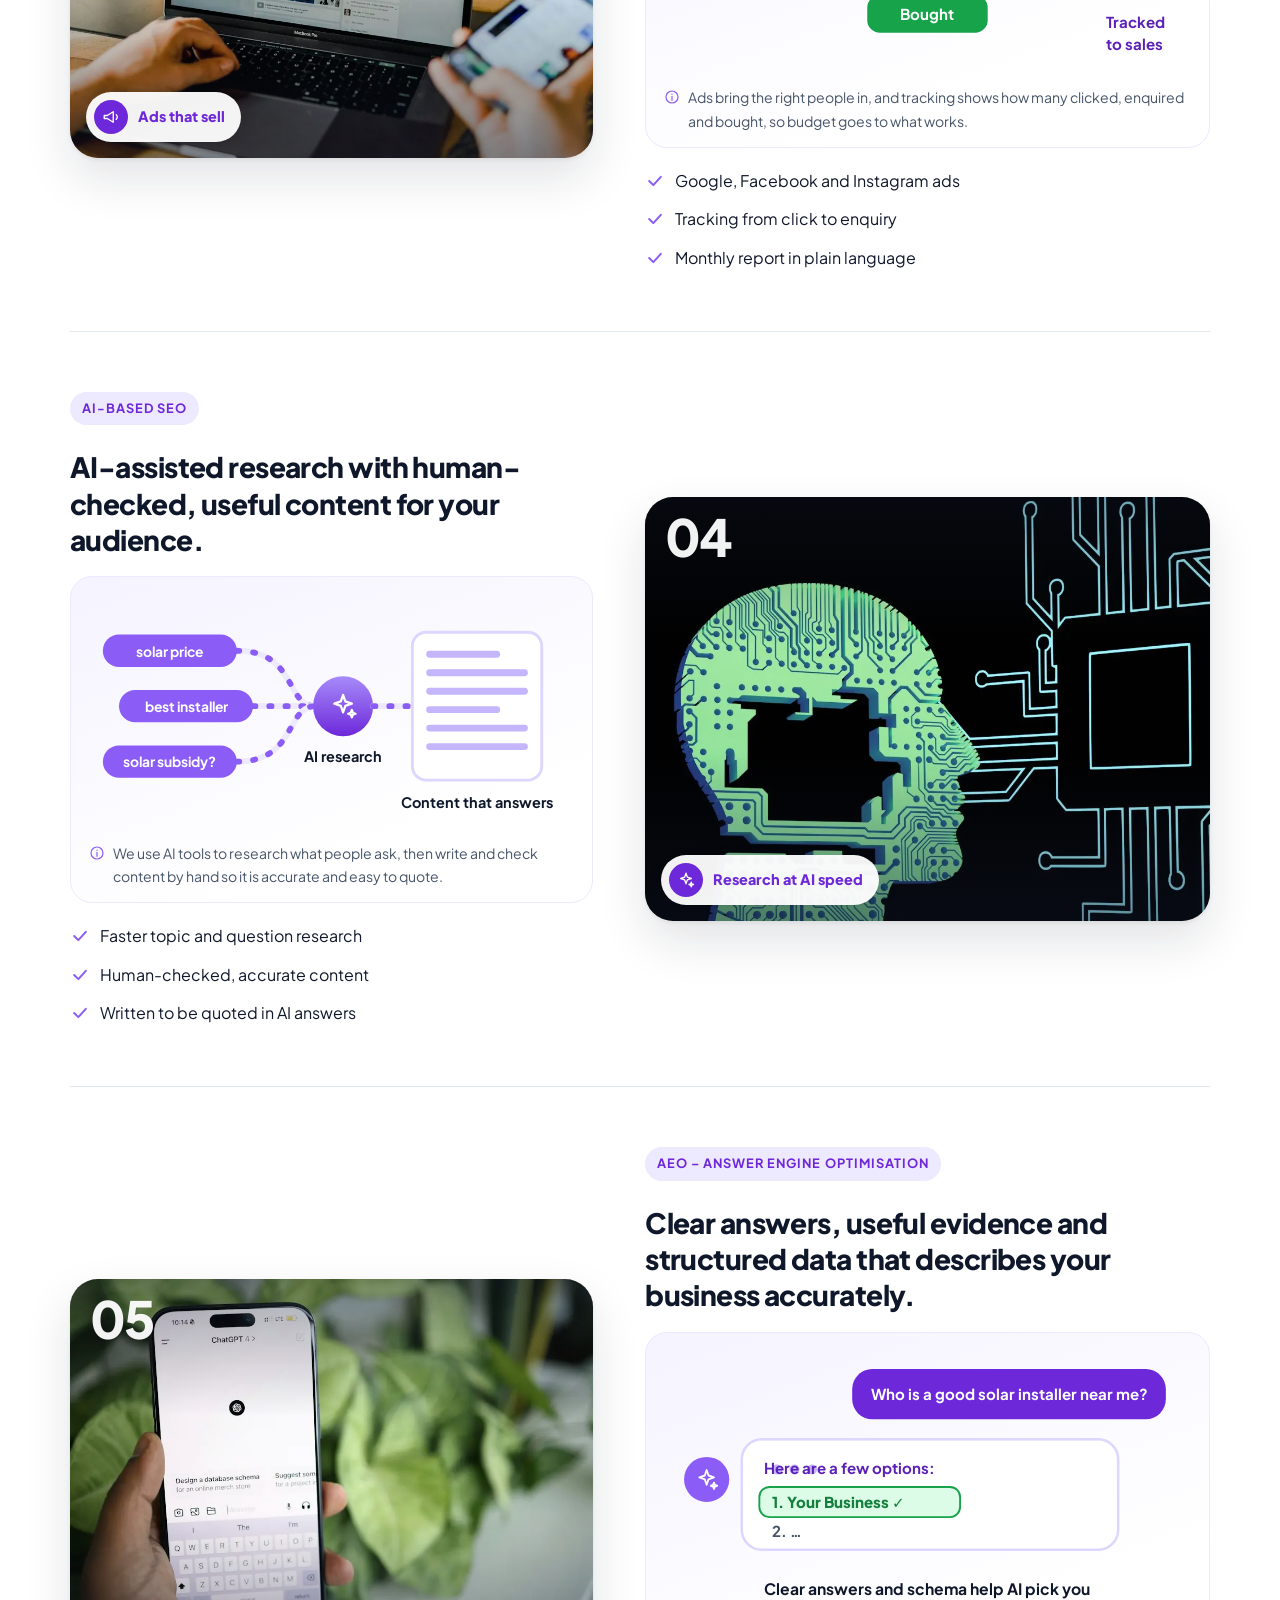
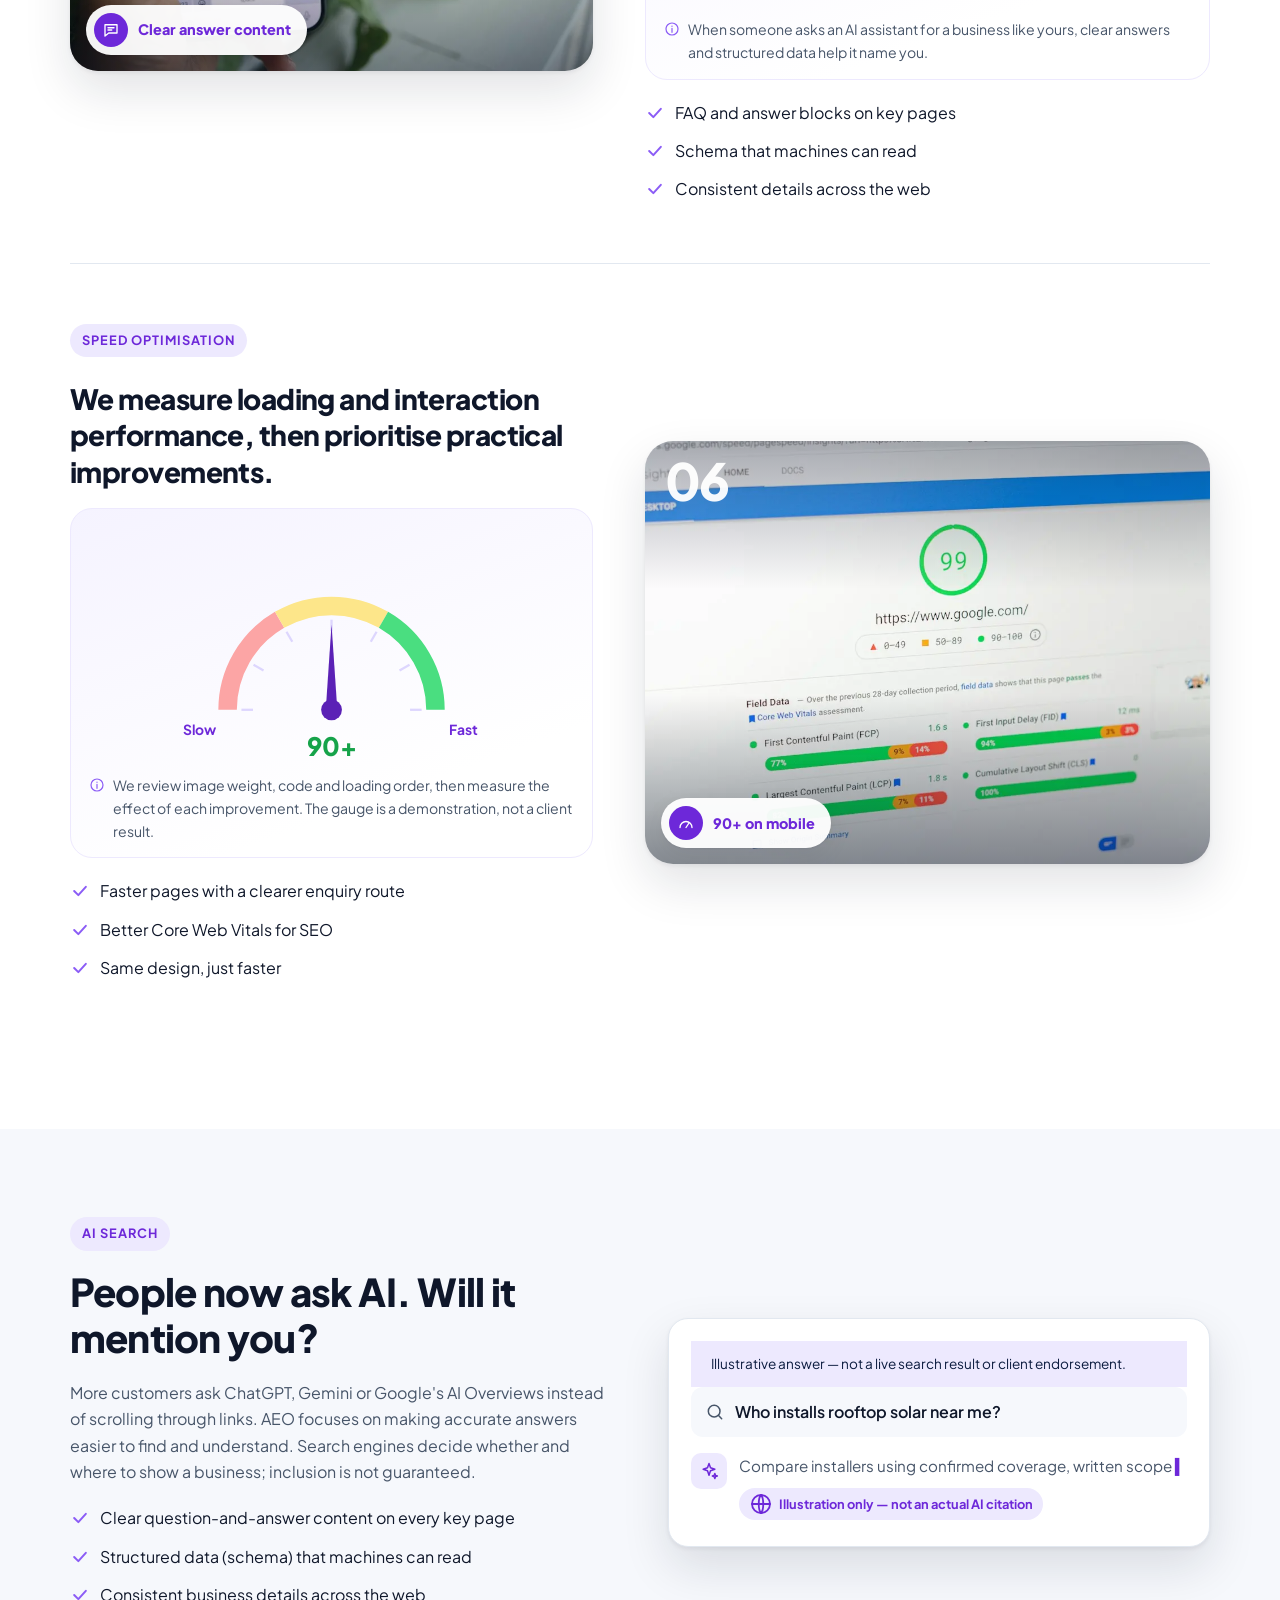
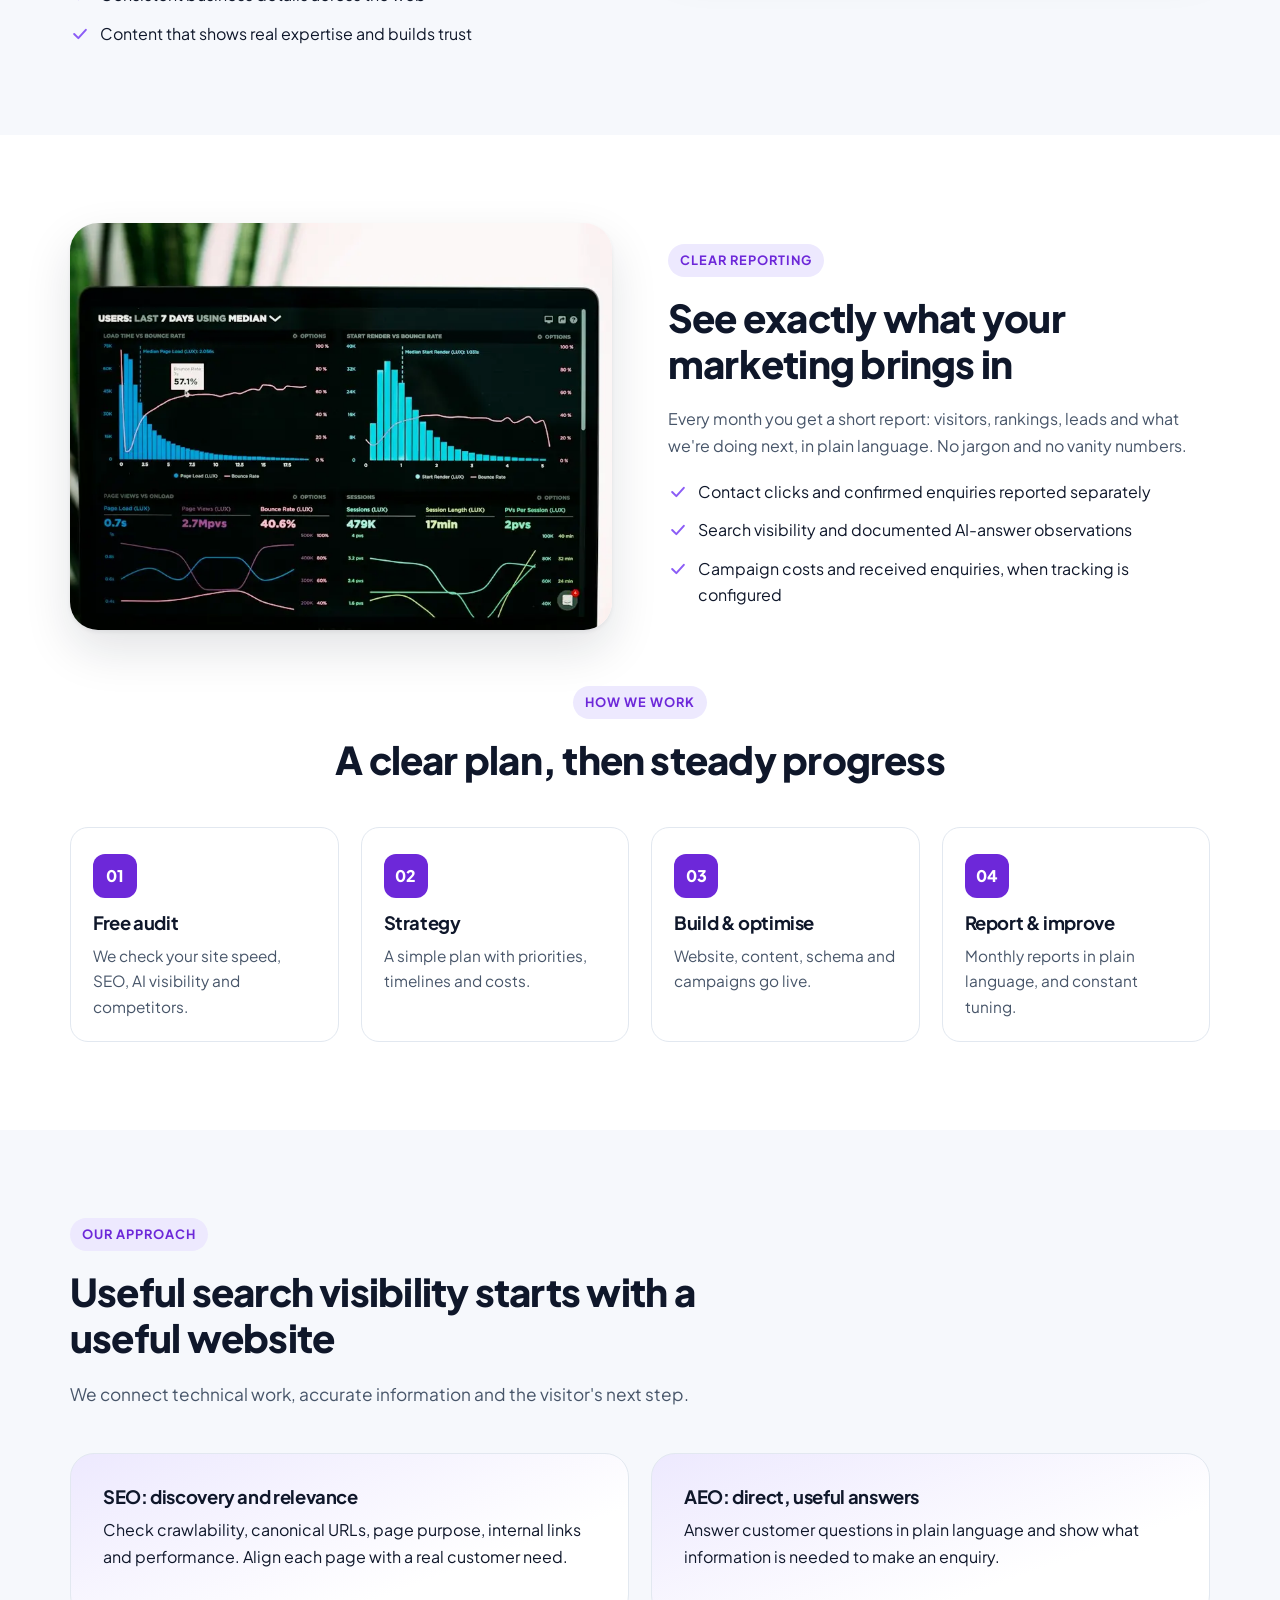
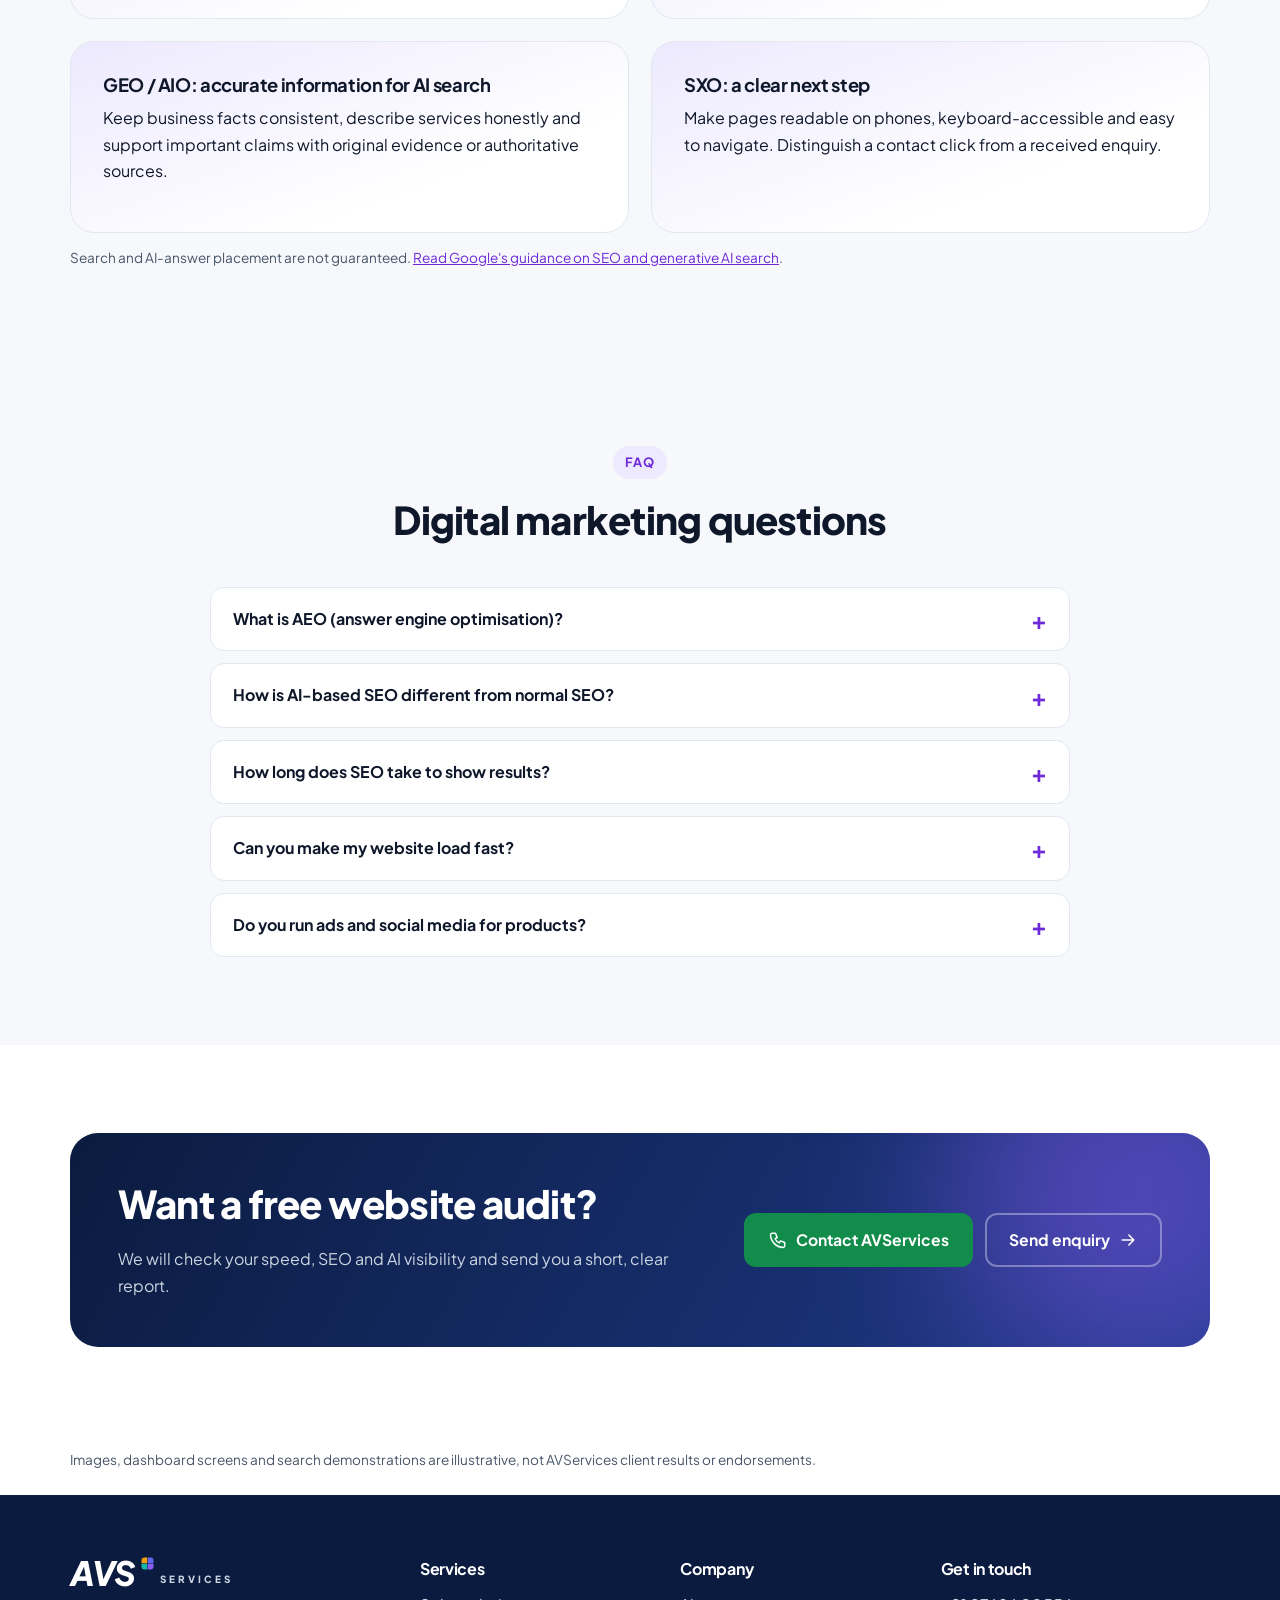
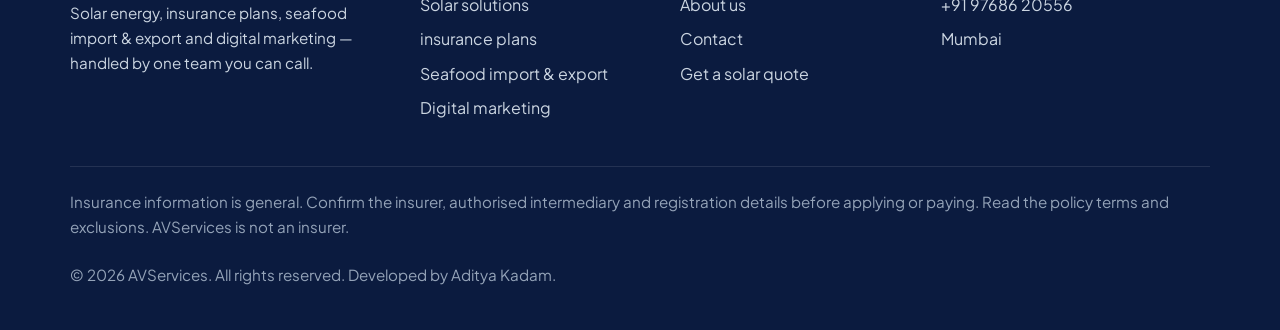
<file: digital-marketing.html>
<!doctype html>
<html lang="en-IN" class="no-js">
<head>
<meta charset="utf-8">
<meta name="viewport" content="width=device-width, initial-scale=1">
<title>Website Development, SEO &amp; AI Search Content | AVServices</title>
<meta name="description" content="Explore website development, technical SEO, helpful answer content and performance optimisation. Request an AVServices website audit with a clear business objective.">
<link rel="canonical" href="https://avsinfo.in/digital-marketing">
<meta property="og:url" content="https://avsinfo.in/digital-marketing">
<meta name="theme-color" content="#0B1B3F">
<meta property="og:type" content="website">
<meta property="og:site_name" content="AVServices">
<meta property="og:title" content="Website Development, SEO &amp; AI Search Content | AVServices">
<meta property="og:description" content="Explore website development, technical SEO, helpful answer content and performance optimisation. Request an AVServices website audit with a clear business objective.">
<meta property="og:image" content="https://avsinfo.in/assets/og-image.png">
<meta property="og:image:width" content="1200">
<meta property="og:image:height" content="630">
<meta property="og:image:alt" content="AVServices – Solar, Insurance, Seafood and Digital">
<meta name="twitter:title" content="Website Development, SEO &amp; AI Search Content | AVServices">
<meta name="twitter:description" content="Explore website development, technical SEO, helpful answer content and performance optimisation. Request an AVServices website audit with a clear business objective.">
<meta name="twitter:card" content="summary_large_image">
<meta name="twitter:image" content="https://avsinfo.in/assets/og-image.png">
<link rel="icon" href="assets/favicon.svg" type="image/svg+xml">
<link rel="icon" href="assets/favicon-48.png" sizes="48x48" type="image/png">
<link rel="icon" href="assets/favicon-32.png" sizes="32x32" type="image/png">
<link rel="apple-touch-icon" href="assets/apple-touch-icon.png">
<link rel="manifest" href="site.webmanifest">
<link rel="preconnect" href="https://fonts.googleapis.com">
<link rel="preconnect" href="https://fonts.gstatic.com" crossorigin>
<link rel="stylesheet" href="https://fonts.googleapis.com/css2?family=Plus+Jakarta+Sans:ital,wght@0,400;0,600;0,700;0,800;1,800&display=swap">
<link rel="stylesheet" href="assets/style.css?v=seo20261102">
<script type="application/ld+json">{"@context": "https://schema.org", "@graph": [{"@type": "Organization", "@id": "https://avsinfo.in/#organization", "name": "AVServices", "alternateName": "AVS", "url": "https://avsinfo.in/", "logo": "https://avsinfo.in/assets/icon-512.png", "telephone": "+919768620556", "address": {"@type": "PostalAddress", "addressLocality": "Mumbai", "addressCountry": "IN"}, "contactPoint": {"@type": "ContactPoint", "telephone": "+919768620556", "contactType": "customer enquiries"}}, {"@type": "WebSite", "@id": "https://avsinfo.in/#website", "url": "https://avsinfo.in/", "name": "AVServices", "publisher": {"@id": "https://avsinfo.in/#organization"}}, {"@type": "WebPage", "@id": "https://avsinfo.in/digital-marketing#webpage", "url": "https://avsinfo.in/digital-marketing", "name": "Website Development, SEO & AI Search Content | AVServices", "description": "Explore website development, technical SEO, helpful answer content and performance optimisation. Request an AVServices website audit with a clear business objective.", "inLanguage": "en-IN", "isPartOf": {"@id": "https://avsinfo.in/#website"}, "publisher": {"@id": "https://avsinfo.in/#organization"}, "dateModified": "2026-11-02", "mainEntity": {"@id": "https://avsinfo.in/digital-marketing#service"}, "breadcrumb": {"@id": "https://avsinfo.in/digital-marketing#breadcrumb"}}, {"@type": "Service", "@id": "https://avsinfo.in/digital-marketing#service", "url": "https://avsinfo.in/digital-marketing", "name": "Website development and digital marketing", "serviceType": "Website development and digital marketing", "description": "Explore website development, technical SEO, helpful answer content and performance optimisation. Request an AVServices website audit with a clear business objective.", "provider": {"@id": "https://avsinfo.in/#organization"}}, {"@type": "BreadcrumbList", "@id": "https://avsinfo.in/digital-marketing#breadcrumb", "itemListElement": [{"@type": "ListItem", "position": 1, "name": "Home", "item": "https://avsinfo.in/"}, {"@type": "ListItem", "position": 2, "name": "Digital Marketing", "item": "https://avsinfo.in/digital-marketing"}]}, {"@type": "FAQPage", "@id": "https://avsinfo.in/digital-marketing#faq", "mainEntity": [{"@type": "Question", "name": "What is AEO (answer engine optimisation)?", "acceptedAnswer": {"@type": "Answer", "text": "AEO means making useful answers easy to find and understand. We focus on accurate service information, clear questions and answers, crawlable pages and supporting evidence. Inclusion in any AI answer is not guaranteed."}}, {"@type": "Question", "name": "How is AI-based SEO different from normal SEO?", "acceptedAnswer": {"@type": "Answer", "text": "SEO foundations also support AI search: crawlable pages, relevant original content and accurate business information. AI tools can assist research, but content still needs factual checks and human judgement; rankings and citations cannot be promised."}}, {"@type": "Question", "name": "How long does SEO take to show results?", "acceptedAnswer": {"@type": "Answer", "text": "There is no fixed timeline. We establish a baseline and review relevant search impressions, clicks and enquiries over time. Results depend on competition, site condition, content quality and search-system decisions."}}, {"@type": "Question", "name": "Can you make my website load fast?", "acceptedAnswer": {"@type": "Answer", "text": "We can assess loading, responsiveness and layout stability, then prioritise fixes. Lab scores vary with test conditions; we use measured results rather than promise a fixed score or conversion increase."}}, {"@type": "Question", "name": "Do you run ads and social media for products?", "acceptedAnswer": {"@type": "Answer", "text": "Yes. We plan and run product campaigns on Google and social media, with tracking so you can see what each rupee brings back."}}]}]}</script>
</head>
<body class="theme-dig">
<a class="skip" href="#main">Skip to content</a>
<header class="site-header">
  <div class="container header-row">
    <a class="brand" href="/"><span class="brand-avs">AVS</span><svg class="brand-sq" viewBox="0 0 100 100" aria-hidden="true"><path d="M48 4H26A22 22 0 0 0 4 26V48H48Z" fill="#F59E0B"/><path d="M52 4H74A22 22 0 0 1 96 26V48H52Z" fill="#6366F1"/><path d="M48 96H26A22 22 0 0 1 4 74V52H48Z" fill="#14B8A6"/><path d="M52 96H74A22 22 0 0 0 96 74V52H52Z" fill="#8B5CF6"/></svg><span class="brand-sub">SERVICES</span></a>
    <button class="nav-toggle" aria-label="Open menu" aria-expanded="false" aria-controls="nav"><svg class="ico" viewBox="0 0 24 24" aria-hidden="true"><path d="M4 6h16M4 12h16M4 18h16"/></svg></button>
    <nav class="nav" id="nav" aria-label="Main">
        <a href="/">Home</a>
        <a href="/solar">Solar</a>
        <a href="/insurance">Insurance</a>
        <a href="/seafood">Seafood</a>
        <a href="/digital-marketing" aria-current="page">Digital Marketing</a>
        <a href="/about">About</a>
        <a class="btn btn-primary" href="/contact">Contact us</a>
    </nav>
  </div>
</header>
<main id="main">
<section class="hero has-photo">
  <div class="hero-bg"><img src="assets/img/dig-hero.webp" srcset="assets/img/dig-hero-sm.webp 820w, assets/img/dig-hero.webp 1400w" sizes="100vw" alt="" width="1400" height="997" fetchpriority="high"></div>
  <div class="container hero-grid">
    <div>
      <nav class="crumbs" aria-label="Breadcrumb"><a href="/">Home</a> / Digital Marketing</nav>
      <span class="eyebrow"><span class="dot"></span>Digital marketing</span>
      <h1>Get found on Google — <span class="hl">and in AI answers</span>.</h1>
      <p class="lead">Fast websites, SEO, product marketing and the new world of AI search. We help customers find you, trust you and contact you.</p>
      <div class="btn-row"><a class="btn btn-primary" href="/contact?service=digital">Get a free audit <svg class="ico" viewBox="0 0 24 24" aria-hidden="true"><path d="M5 12h14M13 6l6 6-6 6"/></svg></a><a class="btn btn-ghost" href="#aeo">What is AEO?</a></div>
    </div>
    <div class="glass hero-card reveal">
      <div class="big-ico"><svg class="ico" viewBox="0 0 24 24" aria-hidden="true"><path d="M12 3l1.8 5.2L19 10l-5.2 1.8L12 17l-1.8-5.2L5 10l5.2-1.8z"/><path d="M19 15l.8 2.2L22 18l-2.2.8L19 21l-.8-2.2L16 18l2.2-.8z"/></svg></div>
      <h2>What you get</h2>
      <ul class="ticks"><li><svg class="ico" viewBox="0 0 24 24" aria-hidden="true"><path d="M5 12l5 5 9-10"/></svg><span>Mobile-first websites with measured performance improvements</span></li><li><svg class="ico" viewBox="0 0 24 24" aria-hidden="true"><path d="M5 12l5 5 9-10"/></svg><span>Technical SEO and content aligned with customer searches</span></li><li><svg class="ico" viewBox="0 0 24 24" aria-hidden="true"><path d="M5 12l5 5 9-10"/></svg><span>Clear answers that search systems can understand</span></li><li><svg class="ico" viewBox="0 0 24 24" aria-hidden="true"><path d="M5 12l5 5 9-10"/></svg><span>Clear monthly reports in plain language</span></li></ul>
    </div>
  </div>
</section>
<section class="answer-section" aria-labelledby="quick-answer"><div class="container"><div class="answer-panel"><h2 id="quick-answer">What does a useful website audit cover?</h2><p>A useful audit checks crawlability, page relevance, mobile experience, loading performance and the route from a visit to an enquiry. Share your website URL and business goal so the findings can be prioritised.</p><nav class="answer-links" aria-label="Page shortcuts"><a href="#services">Services</a><a href="#search-approach">SEO and AI search approach</a><a href="#faq">Common questions</a><a href="/contact?service=digital">Request a website audit</a></nav></div></div></section>

<section class="section" id="services">
  <div class="container">
    <div class="section-head reveal">
      <span class="eyebrow">Services</span>
      <h2>Everything you need to grow online</h2>
      <p>Tap a service to see how it works for your business.</p>
    </div>
    <nav class="plan-nav reveal" aria-label="Services"><a href="#web"><svg class="ico" viewBox="0 0 24 24" aria-hidden="true"><path d="M8 8l-4 4 4 4M16 8l4 4-4 4M14 5l-4 14"/></svg><span>Website design &amp; development</span></a><a href="#seo"><svg class="ico" viewBox="0 0 24 24" aria-hidden="true"><circle cx="11" cy="11" r="7"/><path d="M20 20l-4-4"/></svg><span>SEO</span></a><a href="#ads"><svg class="ico" viewBox="0 0 24 24" aria-hidden="true"><path d="M3 10v4h4l8 5V5L7 10z"/><path d="M19 9a4 4 0 0 1 0 6"/></svg><span>Product digital marketing</span></a><a href="#ai-seo"><svg class="ico" viewBox="0 0 24 24" aria-hidden="true"><path d="M12 3l1.8 5.2L19 10l-5.2 1.8L12 17l-1.8-5.2L5 10l5.2-1.8z"/><path d="M19 15l.8 2.2L22 18l-2.2.8L19 21l-.8-2.2L16 18l2.2-.8z"/></svg><span>AI-based SEO</span></a><a href="#aeo"><svg class="ico" viewBox="0 0 24 24" aria-hidden="true"><path d="M4 5h16v11H9l-5 4z"/><path d="M8 9h8M8 12h5"/></svg><span>AEO – answer engine optimisation</span></a><a href="#speed"><svg class="ico" viewBox="0 0 24 24" aria-hidden="true"><path d="M4 18a8 8 0 1 1 16 0"/><path d="M12 18l4-6"/></svg><span>Speed optimisation</span></a></nav>
    <div class="plan-rows">
    <article class="plan-row" id="web">
      <div class="plan-photo reveal">
        <img src="assets/img/dig-web.webp" alt="A laptop showing a website design on a desk" width="1000" height="750" loading="lazy">
        <span class="plan-num">01</span>
        <span class="plan-chip"><span class="chip"><svg class="ico" viewBox="0 0 24 24" aria-hidden="true"><path d="M8 8l-4 4 4 4M16 8l4 4-4 4M14 5l-4 14"/></svg></span>Built for phones first</span>
      </div>
      <div class="plan-body">
        <span class="eyebrow reveal">Website design &amp; development</span>
        <h2 class="reveal">Modern, mobile-first websites that load fast and turn visitors into enquiries.</h2>
        <figure class="viz-card reveal">
          <svg viewBox="0 0 420 210" role="img" aria-label="A website built block by block, on desktop and mobile"><rect class="frame" x="40" y="24" width="220" height="150" rx="12"/><line class="frame-l" x1="40" y1="44" x2="260" y2="44"/><circle class="d1" cx="54" cy="34" r="3.5"/><circle class="d1" cx="66" cy="34" r="3.5"/><circle class="d1" cx="78" cy="34" r="3.5"/><rect class="blk hero" x="52" y="58" width="196" height="40" rx="6" style="--d:0.00s"/><rect class="blk" x="52" y="106" width="60" height="38" rx="6" style="--d:0.35s"/><rect class="blk" x="120" y="106" width="60" height="38" rx="6" style="--d:0.70s"/><rect class="blk" x="188" y="106" width="60" height="38" rx="6" style="--d:1.05s"/><rect class="cta" x="52" y="152" width="80" height="16" rx="8"/><text class="tw sm" x="92" y="164">Enquire</text><rect class="frame" x="308" y="30" width="72" height="150" rx="14"/><line class="frame-l" x1="330" y1="40" x2="358" y2="40"/><rect class="blk hero" x="318" y="58" width="52" height="20" rx="4" style="--d:0.20s"/><rect class="blk" x="318" y="84" width="52" height="20" rx="4" style="--d:0.55s"/><rect class="blk" x="318" y="110" width="52" height="20" rx="4" style="--d:0.90s"/><rect class="blk" x="318" y="136" width="52" height="20" rx="4" style="--d:1.25s"/><text x="150" y="200">Desktop</text><text x="344" y="200">Mobile-first</text></svg>
          <figcaption><svg class="ico" viewBox="0 0 24 24" aria-hidden="true"><circle cx="12" cy="12" r="9"/><path d="M12 11v6M12 7.5v.5"/></svg><span>We plan the pages, design for phones first, then build it so every page loads fast and leads to an enquiry.</span></figcaption>
        </figure>
        <ul class="ticks reveal"><li><svg class="ico" viewBox="0 0 24 24" aria-hidden="true"><path d="M5 12l5 5 9-10"/></svg><span>Designed for your customers</span></li><li><svg class="ico" viewBox="0 0 24 24" aria-hidden="true"><path d="M5 12l5 5 9-10"/></svg><span>Clear calls to WhatsApp, call or form</span></li><li><svg class="ico" viewBox="0 0 24 24" aria-hidden="true"><path d="M5 12l5 5 9-10"/></svg><span>Easy to update later</span></li></ul>
      </div>
    </article>
    <article class="plan-row" id="seo">
      <div class="plan-photo reveal">
        <img src="assets/img/dig-seo.webp" alt="A hand holding a phone showing the Google search page" width="1000" height="750" loading="lazy">
        <span class="plan-num">02</span>
        <span class="plan-chip"><span class="chip"><svg class="ico" viewBox="0 0 24 24" aria-hidden="true"><circle cx="11" cy="11" r="7"/><path d="M20 20l-4-4"/></svg></span>Found on Google</span>
      </div>
      <div class="plan-body">
        <span class="eyebrow reveal">SEO</span>
        <h2 class="reveal">Keyword research, on-page fixes, content and local SEO to rank for what customers search.</h2>
        <figure class="viz-card reveal">
          <svg viewBox="0 0 420 210" role="img" aria-label="Your website climbing search results to the top"><rect class="sbox" x="60" y="8" width="300" height="24" rx="12"/><svg class="vi" x="71.0" y="13.0" width="14" height="14" viewBox="0 0 24 24"><circle cx="11" cy="11" r="7"/><path d="M20 20l-4-4"/></svg><rect class="line2" x="92" y="18" width="120" height="4" rx="2"/><g transform="translate(0 40)"><rect class="res" x="60" y="0" width="300" height="26" rx="8"/><rect class="line1" x="72" y="7" width="150" height="5" rx="2.5"/><rect class="line2" x="72" y="16" width="210" height="4" rx="2"/></g><g transform="translate(0 74)"><rect class="res" x="60" y="0" width="300" height="26" rx="8"/><rect class="line1" x="72" y="7" width="132" height="5" rx="2.5"/><rect class="line2" x="72" y="16" width="190" height="4" rx="2"/></g><g transform="translate(0 108)"><rect class="res" x="60" y="0" width="300" height="26" rx="8"/><rect class="line1" x="72" y="7" width="114" height="5" rx="2.5"/><rect class="line2" x="72" y="16" width="170" height="4" rx="2"/></g><g transform="translate(0 142)"><rect class="res" x="60" y="0" width="300" height="26" rx="8"/><rect class="line1" x="72" y="7" width="96" height="5" rx="2.5"/><rect class="line2" x="72" y="16" width="150" height="4" rx="2"/></g><g class="you"><rect class="pill" x="56" y="0" width="308" height="30" rx="9"/><text class="tw" x="210" y="20">Your website</text></g><text class="st2" x="392" y="58">#1</text><text x="210" y="200">Climbs for the searches your customers type</text></svg>
          <figcaption><svg class="ico" viewBox="0 0 24 24" aria-hidden="true"><circle cx="12" cy="12" r="9"/><path d="M12 11v6M12 7.5v.5"/></svg><span>We find what your customers search, fix your pages and add useful content, so your site climbs up the results.</span></figcaption>
        </figure>
        <ul class="ticks reveal"><li><svg class="ico" viewBox="0 0 24 24" aria-hidden="true"><path d="M5 12l5 5 9-10"/></svg><span>Keyword and competitor research</span></li><li><svg class="ico" viewBox="0 0 24 24" aria-hidden="true"><path d="M5 12l5 5 9-10"/></svg><span>Google Business Profile and local SEO</span></li><li><svg class="ico" viewBox="0 0 24 24" aria-hidden="true"><path d="M5 12l5 5 9-10"/></svg><span>Content that answers real questions</span></li></ul>
      </div>
    </article>
    <article class="plan-row" id="ads">
      <div class="plan-photo reveal">
        <img src="assets/img/dig-ads.webp" alt="A person using a laptop and a phone with social media open" width="1000" height="750" loading="lazy">
        <span class="plan-num">03</span>
        <span class="plan-chip"><span class="chip"><svg class="ico" viewBox="0 0 24 24" aria-hidden="true"><path d="M3 10v4h4l8 5V5L7 10z"/><path d="M19 9a4 4 0 0 1 0 6"/></svg></span>Ads that sell</span>
      </div>
      <div class="plan-body">
        <span class="eyebrow reveal">Product digital marketing</span>
        <h2 class="reveal">Google and social media campaigns for your products, with proper tracking.</h2>
        <figure class="viz-card reveal">
          <svg viewBox="0 0 420 210" role="img" aria-label="A marketing funnel: people see your ad, click, enquire and buy"><g class="fn" style="--d:0.0s"><rect x="60.0" y="22" width="300" height="30" rx="10"/><text class="tw" x="210" y="42">Saw your ad</text></g><g class="fn" style="--d:0.3s"><rect x="95.0" y="62" width="230" height="30" rx="10"/><text class="tw" x="210" y="82">Clicked</text></g><g class="fn" style="--d:0.6s"><rect x="130.0" y="102" width="160" height="30" rx="10"/><text class="tw" x="210" y="122">Enquired</text></g><g class="fn" style="--d:0.9s"><rect x="162.0" y="142" width="96" height="30" rx="10"/><text class="tw" x="210" y="162">Bought</text></g><circle class="fdot" cx="196" cy="18" r="4" style="--d:0.0s"/><circle class="fdot" cx="210" cy="18" r="4" style="--d:0.6s"/><circle class="fdot" cx="224" cy="18" r="4" style="--d:1.2s"/><text class="st" x="10" y="42">Google</text><text class="st" x="10" y="60">&amp; social</text><text class="st" x="352" y="168">Tracked</text><text class="st" x="352" y="186">to sales</text></svg>
          <figcaption><svg class="ico" viewBox="0 0 24 24" aria-hidden="true"><circle cx="12" cy="12" r="9"/><path d="M12 11v6M12 7.5v.5"/></svg><span>Ads bring the right people in, and tracking shows how many clicked, enquired and bought, so budget goes to what works.</span></figcaption>
        </figure>
        <ul class="ticks reveal"><li><svg class="ico" viewBox="0 0 24 24" aria-hidden="true"><path d="M5 12l5 5 9-10"/></svg><span>Google, Facebook and Instagram ads</span></li><li><svg class="ico" viewBox="0 0 24 24" aria-hidden="true"><path d="M5 12l5 5 9-10"/></svg><span>Tracking from click to enquiry</span></li><li><svg class="ico" viewBox="0 0 24 24" aria-hidden="true"><path d="M5 12l5 5 9-10"/></svg><span>Monthly report in plain language</span></li></ul>
      </div>
    </article>
    <article class="plan-row" id="ai-seo">
      <div class="plan-photo reveal">
        <img src="assets/img/dig-ai.webp" alt="An illustration of a human head linked to a circuit board" width="1000" height="750" loading="lazy">
        <span class="plan-num">04</span>
        <span class="plan-chip"><span class="chip"><svg class="ico" viewBox="0 0 24 24" aria-hidden="true"><path d="M12 3l1.8 5.2L19 10l-5.2 1.8L12 17l-1.8-5.2L5 10l5.2-1.8z"/><path d="M19 15l.8 2.2L22 18l-2.2.8L19 21l-.8-2.2L16 18l2.2-.8z"/></svg></span>Research at AI speed</span>
      </div>
      <div class="plan-body">
        <span class="eyebrow reveal">AI-based SEO</span>
        <h2 class="reveal">AI-assisted research with human-checked, useful content for your audience.</h2>
        <figure class="viz-card reveal">
          <svg viewBox="0 0 420 210" role="img" aria-label="Customer questions go through AI-assisted research and become clear content"><defs><linearGradient id="gAi" x1="0" y1="0" x2="0" y2="1"><stop offset="0" style="stop-color:var(--v-mid)"/><stop offset="1" style="stop-color:var(--v-dark)"/></linearGradient></defs><path class="wire" d="M128 50 C180 50 170 98 196 98"/><path class="flow" d="M128 50 C180 50 170 98 196 98"/><path class="wire" d="M142 98 C180 98 170 98 196 98"/><path class="flow" d="M142 98 C180 98 170 98 196 98"/><path class="wire" d="M128 146 C180 146 170 98 196 98"/><path class="flow" d="M128 146 C180 146 170 98 196 98"/><g class="kw" style="--d:0.0s"><rect class="pill alt" x="12" y="36" width="116" height="28" rx="14"/><text class="tw" x="70" y="55">solar price</text></g><g class="kw" style="--d:0.6s"><rect class="pill alt" x="26" y="84" width="116" height="28" rx="14"/><text class="tw" x="84" y="103">best installer</text></g><g class="kw" style="--d:1.2s"><rect class="pill alt" x="12" y="132" width="116" height="28" rx="14"/><text class="tw" x="70" y="151">solar subsidy?</text></g><circle class="prem" cx="220" cy="98" r="26" fill="url(#gAi)"/><svg class="vi light" x="207.0" y="85.0" width="26" height="26" viewBox="0 0 24 24"><path d="M12 3l1.8 5.2L19 10l-5.2 1.8L12 17l-1.8-5.2L5 10l5.2-1.8z"/><path d="M19 15l.8 2.2L22 18l-2.2.8L19 21l-.8-2.2L16 18l2.2-.8z"/></svg><path class="wire" d="M246 98 H276"/><path class="flow" d="M246 98 H276"/><rect class="frame" x="280" y="34" width="112" height="128" rx="12"/><rect class="wl" x="292" y="50" width="64" height="6" rx="3" style="--d:0.0s"/><rect class="wl" x="292" y="66" width="88" height="6" rx="3" style="--d:0.3s"/><rect class="wl" x="292" y="82" width="88" height="6" rx="3" style="--d:0.6s"/><rect class="wl" x="292" y="98" width="64" height="6" rx="3" style="--d:0.9s"/><rect class="wl" x="292" y="114" width="88" height="6" rx="3" style="--d:1.2s"/><rect class="wl" x="292" y="130" width="88" height="6" rx="3" style="--d:1.5s"/><text x="220" y="146">AI research</text><text x="336" y="186">Content that answers</text></svg>
          <figcaption><svg class="ico" viewBox="0 0 24 24" aria-hidden="true"><circle cx="12" cy="12" r="9"/><path d="M12 11v6M12 7.5v.5"/></svg><span>We use AI tools to research what people ask, then write and check content by hand so it is accurate and easy to quote.</span></figcaption>
        </figure>
        <ul class="ticks reveal"><li><svg class="ico" viewBox="0 0 24 24" aria-hidden="true"><path d="M5 12l5 5 9-10"/></svg><span>Faster topic and question research</span></li><li><svg class="ico" viewBox="0 0 24 24" aria-hidden="true"><path d="M5 12l5 5 9-10"/></svg><span>Human-checked, accurate content</span></li><li><svg class="ico" viewBox="0 0 24 24" aria-hidden="true"><path d="M5 12l5 5 9-10"/></svg><span>Written to be quoted in AI answers</span></li></ul>
      </div>
    </article>
    <article class="plan-row" id="aeo">
      <div class="plan-photo reveal">
        <img src="assets/img/dig-aeo.webp" alt="A hand holding a phone with an AI chat app open" width="1000" height="750" loading="lazy">
        <span class="plan-num">05</span>
        <span class="plan-chip"><span class="chip"><svg class="ico" viewBox="0 0 24 24" aria-hidden="true"><path d="M4 5h16v11H9l-5 4z"/><path d="M8 9h8M8 12h5"/></svg></span>Clear answer content</span>
      </div>
      <div class="plan-body">
        <span class="eyebrow reveal">AEO – answer engine optimisation</span>
        <h2 class="reveal">Clear answers, useful evidence and structured data that describes your business accurately.</h2>
        <figure class="viz-card reveal">
          <svg viewBox="0 0 420 210" role="img" aria-label="Someone asks an AI assistant a question and it recommends your business"><rect class="bub-q" x="150" y="16" width="250" height="40" rx="16"/><text class="tw" x="275" y="41">Who is a good solar installer near me?</text><circle class="av" cx="34" cy="104" r="18"/><svg class="vi light" x="24.0" y="94.0" width="20" height="20" viewBox="0 0 24 24"><path d="M12 3l1.8 5.2L19 10l-5.2 1.8L12 17l-1.8-5.2L5 10l5.2-1.8z"/><path d="M19 15l.8 2.2L22 18l-2.2.8L19 21l-.8-2.2L16 18l2.2-.8z"/></svg><rect class="bub-a" x="62" y="72" width="300" height="88" rx="16"/><g class="typing"><circle cx="90" cy="96" r="4"/><circle cx="104" cy="96" r="4"/><circle cx="118" cy="96" r="4"/></g><g class="ans"><text class="st" x="80" y="100">Here are a few options:</text><rect class="hl-you" x="76" y="110" width="160" height="24" rx="8"/><text class="st yb" x="86" y="127">1. Your Business ✓</text><text class="st mute" x="86" y="150">2. …</text></g><text x="210" y="196">Clear answers and schema help AI pick you</text></svg>
          <figcaption><svg class="ico" viewBox="0 0 24 24" aria-hidden="true"><circle cx="12" cy="12" r="9"/><path d="M12 11v6M12 7.5v.5"/></svg><span>When someone asks an AI assistant for a business like yours, clear answers and structured data help it name you.</span></figcaption>
        </figure>
        <ul class="ticks reveal"><li><svg class="ico" viewBox="0 0 24 24" aria-hidden="true"><path d="M5 12l5 5 9-10"/></svg><span>FAQ and answer blocks on key pages</span></li><li><svg class="ico" viewBox="0 0 24 24" aria-hidden="true"><path d="M5 12l5 5 9-10"/></svg><span>Schema that machines can read</span></li><li><svg class="ico" viewBox="0 0 24 24" aria-hidden="true"><path d="M5 12l5 5 9-10"/></svg><span>Consistent details across the web</span></li></ul>
      </div>
    </article>
    <article class="plan-row" id="speed">
      <div class="plan-photo reveal">
        <img src="assets/img/dig-speed.webp" alt="Illustrative PageSpeed screenshot; not an AVServices performance result" width="1000" height="750" loading="lazy">
        <span class="plan-num">06</span>
        <span class="plan-chip"><span class="chip"><svg class="ico" viewBox="0 0 24 24" aria-hidden="true"><path d="M4 18a8 8 0 1 1 16 0"/><path d="M12 18l4-6"/></svg></span>90+ on mobile</span>
      </div>
      <div class="plan-body">
        <span class="eyebrow reveal">Speed optimisation</span>
        <h2 class="reveal">We measure loading and interaction performance, then prioritise practical improvements.</h2>
        <figure class="viz-card reveal">
          <svg viewBox="0 0 420 210" role="img" aria-label="Illustrative performance gauge, not a measured AVServices result"><g transform="translate(210 160)"><path class="arc red" d="M-90 0 A90 90 0 0 1 -45 -77.9"/><path class="arc amb" d="M-45 -77.9 A90 90 0 0 1 45 -77.9"/><path class="arc grn" d="M45 -77.9 A90 90 0 0 1 90 0"/><path class="tk" d="M0 -78 V-68" transform="rotate(-90)"/><path class="tk" d="M0 -78 V-68" transform="rotate(-60)"/><path class="tk" d="M0 -78 V-68" transform="rotate(-30)"/><path class="tk" d="M0 -78 V-68" transform="rotate(0)"/><path class="tk" d="M0 -78 V-68" transform="rotate(30)"/><path class="tk" d="M0 -78 V-68" transform="rotate(60)"/><path class="tk" d="M0 -78 V-68" transform="rotate(90)"/><g class="needle"><path d="M-5 0 L0 -74 L5 0Z"/><circle r="9"/></g></g><text class="score" x="210" y="200">90+</text><text class="st2" x="96" y="182">Slow</text><text class="st2" x="324" y="182">Fast</text></svg>
          <figcaption><svg class="ico" viewBox="0 0 24 24" aria-hidden="true"><circle cx="12" cy="12" r="9"/><path d="M12 11v6M12 7.5v.5"/></svg><span>We review image weight, code and loading order, then measure the effect of each improvement. The gauge is a demonstration, not a client result.</span></figcaption>
        </figure>
        <ul class="ticks reveal"><li><svg class="ico" viewBox="0 0 24 24" aria-hidden="true"><path d="M5 12l5 5 9-10"/></svg><span>Faster pages with a clearer enquiry route</span></li><li><svg class="ico" viewBox="0 0 24 24" aria-hidden="true"><path d="M5 12l5 5 9-10"/></svg><span>Better Core Web Vitals for SEO</span></li><li><svg class="ico" viewBox="0 0 24 24" aria-hidden="true"><path d="M5 12l5 5 9-10"/></svg><span>Same design, just faster</span></li></ul>
      </div>
    </article>
    </div>
  </div>
</section>

<section class="section soft" id="ai-search-example">
  <div class="container split">
    <div class="reveal">
      <span class="eyebrow">AI search</span>
      <h2>People now ask AI. Will it mention you?</h2>
      <p style="color:var(--muted)">More customers ask ChatGPT, Gemini or Google's AI Overviews instead of scrolling through links. AEO focuses on making accurate answers easier to find and understand. Search engines decide whether and where to show a business; inclusion is not guaranteed.</p>
      <ul class="ticks" style="margin-top:20px">
        <li><svg class="ico" viewBox="0 0 24 24" aria-hidden="true"><path d="M5 12l5 5 9-10"/></svg><span>Clear question-and-answer content on every key page</span></li>
        <li><svg class="ico" viewBox="0 0 24 24" aria-hidden="true"><path d="M5 12l5 5 9-10"/></svg><span>Structured data (schema) that machines can read</span></li>
        <li><svg class="ico" viewBox="0 0 24 24" aria-hidden="true"><path d="M5 12l5 5 9-10"/></svg><span>Consistent business details across the web</span></li>
        <li><svg class="ico" viewBox="0 0 24 24" aria-hidden="true"><path d="M5 12l5 5 9-10"/></svg><span>Content that shows real expertise and builds trust</span></li>
      </ul>
    </div>
    <div class="ai-card reveal" aria-label="Illustrative AI answer"><p class="example-label">Illustrative answer — not a live search result or client endorsement.</p>
      <div class="ai-q"><svg class="ico" viewBox="0 0 24 24" aria-hidden="true"><circle cx="11" cy="11" r="7"/><path d="M20 20l-4-4"/></svg><span>Who installs rooftop solar near me?</span></div>
      <div class="ai-a">
        <span class="chip"><svg class="ico" viewBox="0 0 24 24" aria-hidden="true"><path d="M12 3l1.8 5.2L19 10l-5.2 1.8L12 17l-1.8-5.2L5 10l5.2-1.8z"/><path d="M19 15l.8 2.2L22 18l-2.2.8L19 21l-.8-2.2L16 18l2.2-.8z"/></svg></span>
        <div>
          <p data-type-text="Compare installers using confirmed coverage, written scope and genuine project evidence. Clear information helps people assess options; this example does not represent an actual AI recommendation.">Compare installers using confirmed coverage, written scope and genuine project evidence. Clear information helps people assess options; this example does not represent an actual AI recommendation.</p>
          <span class="ai-src"><svg class="ico" viewBox="0 0 24 24" aria-hidden="true"><circle cx="12" cy="12" r="9"/><path d="M3 12h18M12 3c3 3 3 15 0 18M12 3c-3 3-3 15 0 18"/></svg> Illustration only — not an actual AI citation</span>
        </div>
      </div>
    </div>
  </div>
</section>

<section class="section">
  <div class="container split" style="margin-bottom:56px">
    <div class="photo-frame wide reveal"><img src="assets/img/dig-dashboard.webp" alt="A marketing analytics dashboard with traffic charts" width="900" height="600" loading="lazy"></div>
    <div class="reveal">
      <span class="eyebrow">Clear reporting</span>
      <h2>See exactly what your marketing brings in</h2>
      <p style="color:var(--muted)">Every month you get a short report: visitors, rankings, leads and what we're doing next, in plain language. No jargon and no vanity numbers.</p>
      <ul class="ticks" style="margin-top:20px">
        <li><svg class="ico" viewBox="0 0 24 24" aria-hidden="true"><path d="M5 12l5 5 9-10"/></svg><span>Contact clicks and confirmed enquiries reported separately</span></li>
        <li><svg class="ico" viewBox="0 0 24 24" aria-hidden="true"><path d="M5 12l5 5 9-10"/></svg><span>Search visibility and documented AI-answer observations</span></li>
        <li><svg class="ico" viewBox="0 0 24 24" aria-hidden="true"><path d="M5 12l5 5 9-10"/></svg><span>Campaign costs and received enquiries, when tracking is configured</span></li>
      </ul>
    </div>
  </div>
  <div class="container">
    <div class="section-head center reveal">
      <span class="eyebrow">How we work</span>
      <h2>A clear plan, then steady progress</h2>
    </div>
    <div class="steps">
      <div class="step reveal"><h3>Free audit</h3><p>We check your site speed, SEO, AI visibility and competitors.</p></div>
      <div class="step reveal"><h3>Strategy</h3><p>A simple plan with priorities, timelines and costs.</p></div>
      <div class="step reveal"><h3>Build &amp; optimise</h3><p>Website, content, schema and campaigns go live.</p></div>
      <div class="step reveal"><h3>Report &amp; improve</h3><p>Monthly reports in plain language, and constant tuning.</p></div>
    </div>
  </div>
</section>
<section class="section soft" id="search-approach"><div class="container"><div class="section-head"><span class="eyebrow">Our approach</span><h2>Useful search visibility starts with a useful website</h2><p>We connect technical work, accurate information and the visitor's next step.</p></div><div class="grid grid-2"><article class="panel"><h3>SEO: discovery and relevance</h3><p>Check crawlability, canonical URLs, page purpose, internal links and performance. Align each page with a real customer need.</p></article><article class="panel"><h3>AEO: direct, useful answers</h3><p>Answer customer questions in plain language and show what information is needed to make an enquiry.</p></article><article class="panel"><h3>GEO / AIO: accurate information for AI search</h3><p>Keep business facts consistent, describe services honestly and support important claims with original evidence or authoritative sources.</p></article><article class="panel"><h3>SXO: a clear next step</h3><p>Make pages readable on phones, keyboard-accessible and easy to navigate. Distinguish a contact click from a received enquiry.</p></article></div><p class="form-hint">Search and AI-answer placement are not guaranteed. <a href="https://developers.google.com/search/docs/fundamentals/ai-optimization-guide">Read Google's guidance on SEO and generative AI search</a>.</p></div></section>
<section class="section soft" id="faq">
  <div class="container">
    <div class="section-head center reveal">
      <span class="eyebrow">FAQ</span>
      <h2>Digital marketing questions</h2>
      
    </div>
    <div class="faq">
      <details class="reveal"><summary>What is AEO (answer engine optimisation)?</summary><p>AEO means making useful answers easy to find and understand. We focus on accurate service information, clear questions and answers, crawlable pages and supporting evidence. Inclusion in any AI answer is not guaranteed.</p></details>
      <details class="reveal"><summary>How is AI-based SEO different from normal SEO?</summary><p>SEO foundations also support AI search: crawlable pages, relevant original content and accurate business information. AI tools can assist research, but content still needs factual checks and human judgement; rankings and citations cannot be promised.</p></details>
      <details class="reveal"><summary>How long does SEO take to show results?</summary><p>There is no fixed timeline. We establish a baseline and review relevant search impressions, clicks and enquiries over time. Results depend on competition, site condition, content quality and search-system decisions.</p></details>
      <details class="reveal"><summary>Can you make my website load fast?</summary><p>We can assess loading, responsiveness and layout stability, then prioritise fixes. Lab scores vary with test conditions; we use measured results rather than promise a fixed score or conversion increase.</p></details>
      <details class="reveal"><summary>Do you run ads and social media for products?</summary><p>Yes. We plan and run product campaigns on Google and social media, with tracking so you can see what each rupee brings back.</p></details>
    </div>
  </div>
</section><section class="section">
  <div class="container">
    <div class="band reveal">
      <div>
        <h2>Want a free website audit?</h2>
        <p>We will check your speed, SEO and AI visibility and send you a short, clear report.</p>
      </div>
      <div class="btn-row">
        <a class="btn btn-wa" href="/contact?service=digital"><svg class="ico" viewBox="0 0 24 24" aria-hidden="true"><path d="M5 4h4l2 5-2.5 1.5a11 11 0 0 0 5 5L15 13l5 2v4a2 2 0 0 1-2 2A16 16 0 0 1 3 6a2 2 0 0 1 2-2z"/></svg> Contact AVServices</a>
        <a class="btn btn-ghost" href="/contact?service=digital">Send enquiry <svg class="ico" viewBox="0 0 24 24" aria-hidden="true"><path d="M5 12h14M13 6l6 6-6 6"/></svg></a>
      </div>
    </div>
  </div>
</section>
<div class="container"><p class="image-caption">Images, dashboard screens and search demonstrations are illustrative, not AVServices client results or endorsements.</p></div>
</main>
<footer class="site-footer">
  <div class="container">
    <div class="footer-grid">
      <div>
        <a class="brand" href="/"><span class="brand-avs">AVS</span><svg class="brand-sq" viewBox="0 0 100 100" aria-hidden="true"><path d="M48 4H26A22 22 0 0 0 4 26V48H48Z" fill="#F59E0B"/><path d="M52 4H74A22 22 0 0 1 96 26V48H52Z" fill="#6366F1"/><path d="M48 96H26A22 22 0 0 1 4 74V52H48Z" fill="#14B8A6"/><path d="M52 96H74A22 22 0 0 0 96 74V52H52Z" fill="#8B5CF6"/></svg><span class="brand-sub">SERVICES</span></a>
        <p>Solar energy, insurance plans, seafood import &amp; export and digital marketing — handled by one team you can call.</p>
      </div>
      <div>
        <h3>Services</h3>
        <ul>
          <li><a href="/solar">Solar solutions</a></li>
          <li><a href="/insurance">insurance plans</a></li>
          <li><a href="/seafood">Seafood import &amp; export</a></li>
          <li><a href="/digital-marketing">Digital marketing</a></li>
        </ul>
      </div>
      <div>
        <h3>Company</h3>
        <ul>
          <li><a href="/about">About us</a></li>
          <li><a href="/contact">Contact</a></li>
          <li><a href="/contact?service=solar">Get a solar quote</a></li>
        </ul>
      </div>
      <div>
        <h3>Get in touch</h3>
        <ul>
          <li><a data-site="phone" href="tel:+919768620556">+91 97686 20556</a></li>
          
          <li><span data-site="address">Mumbai</span></li>
        </ul>
      </div>
    </div>
    <div class="footer-legal">
      <p>Insurance information is general. Confirm the insurer, authorised intermediary and registration details before applying or paying. Read the policy terms and exclusions. AVServices is not an insurer.</p>
      <p>&copy; <span data-year>2026</span> AVServices. All rights reserved. Developed by Aditya Kadam.</p>
    </div>
  </div>
</footer>
<a class="fab" href="tel:+919768620556" aria-label="Call AVServices on +91 97686 20556"><svg class="ico" viewBox="0 0 24 24" aria-hidden="true"><path d="M5 4h4l2 5-2.5 1.5a11 11 0 0 0 5 5L15 13l5 2v4a2 2 0 0 1-2 2A16 16 0 0 1 3 6a2 2 0 0 1 2-2z"/></svg></a>
<script src="assets/script.js?v=seo20261102" defer></script>
</body>
</html>
</file>
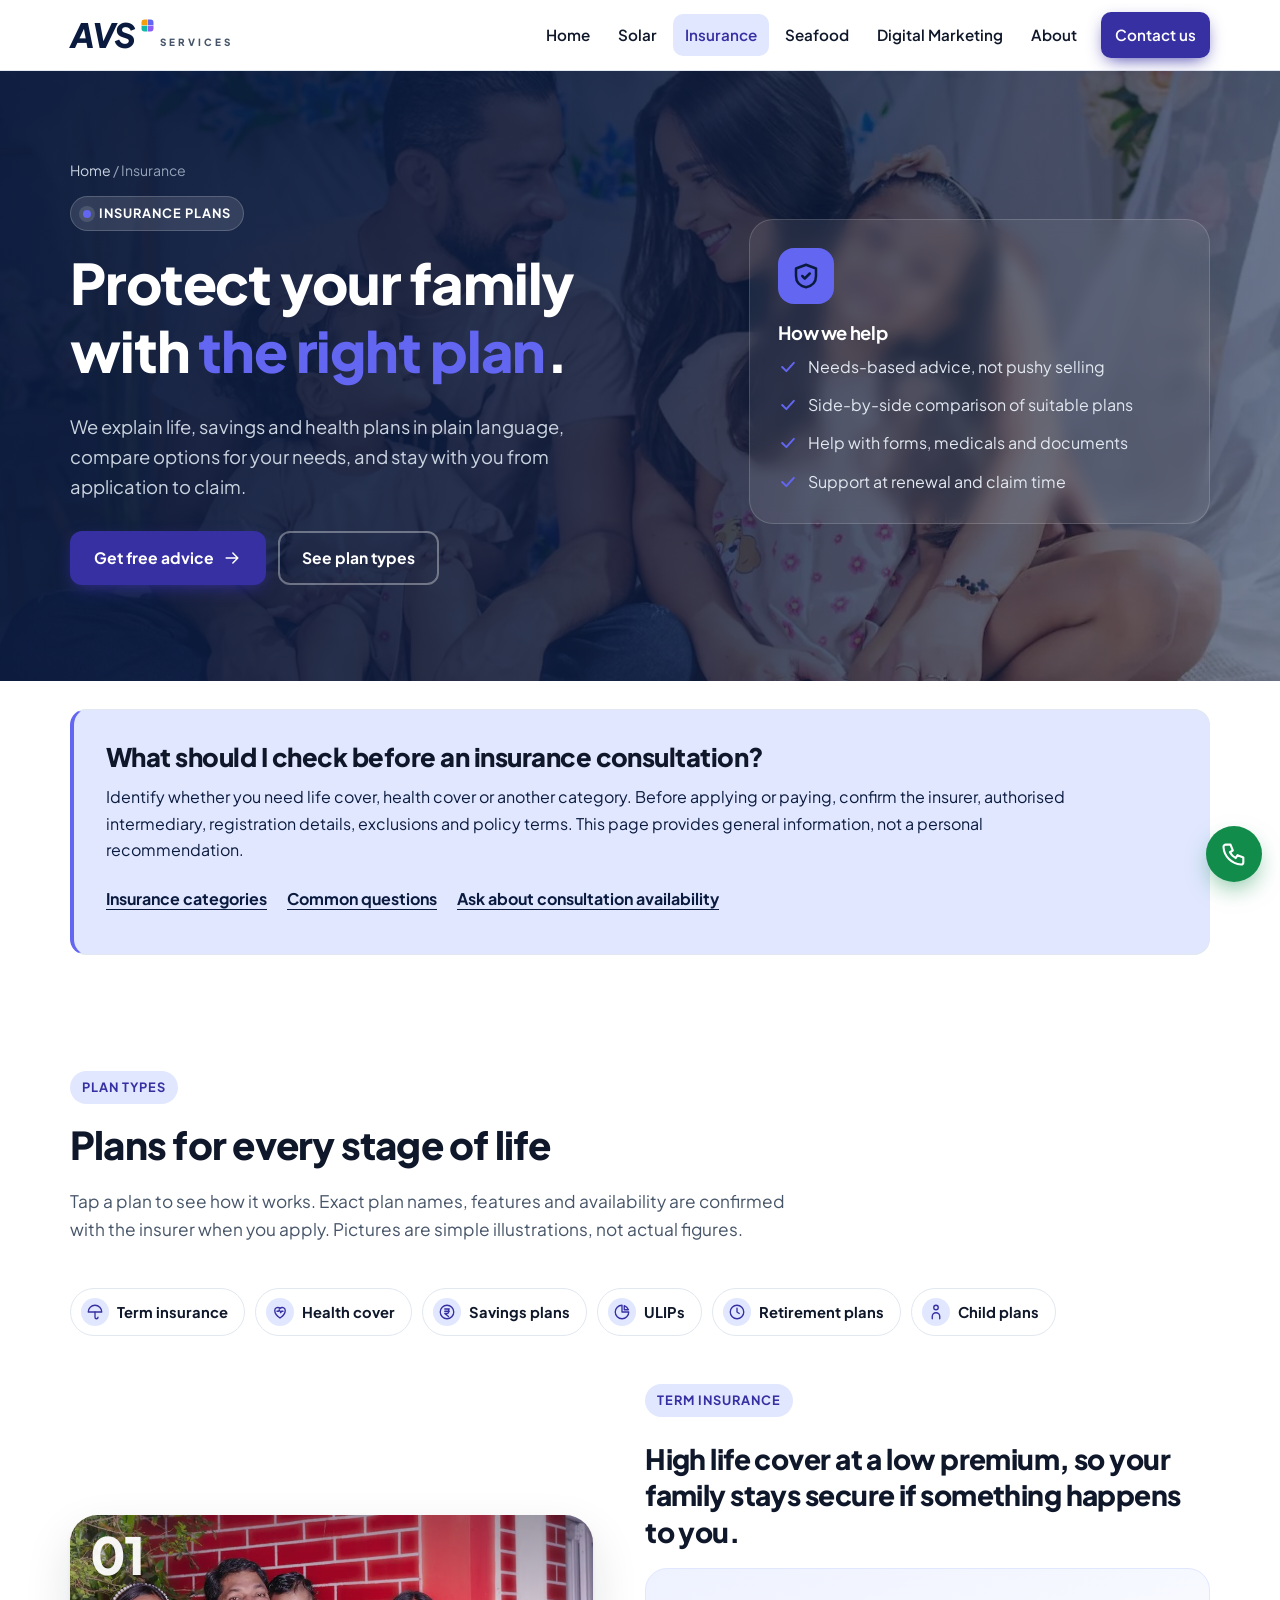
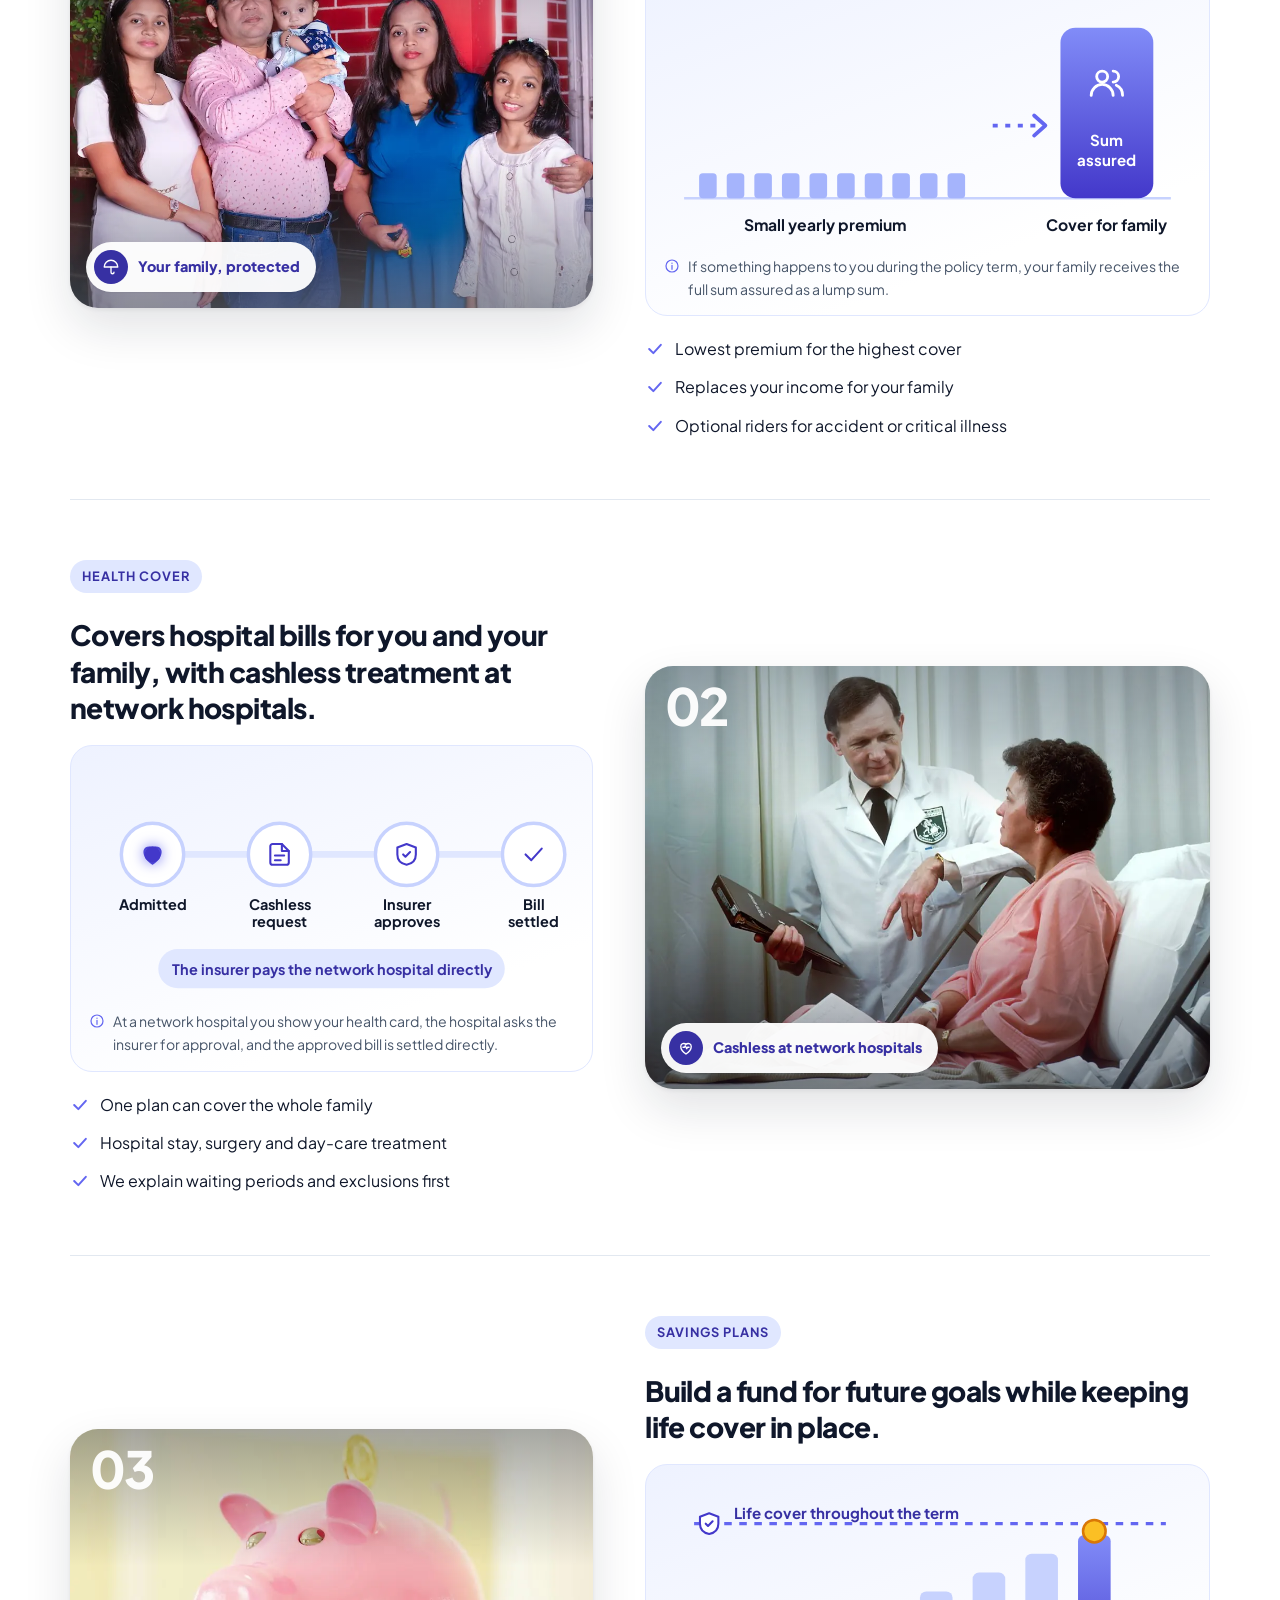
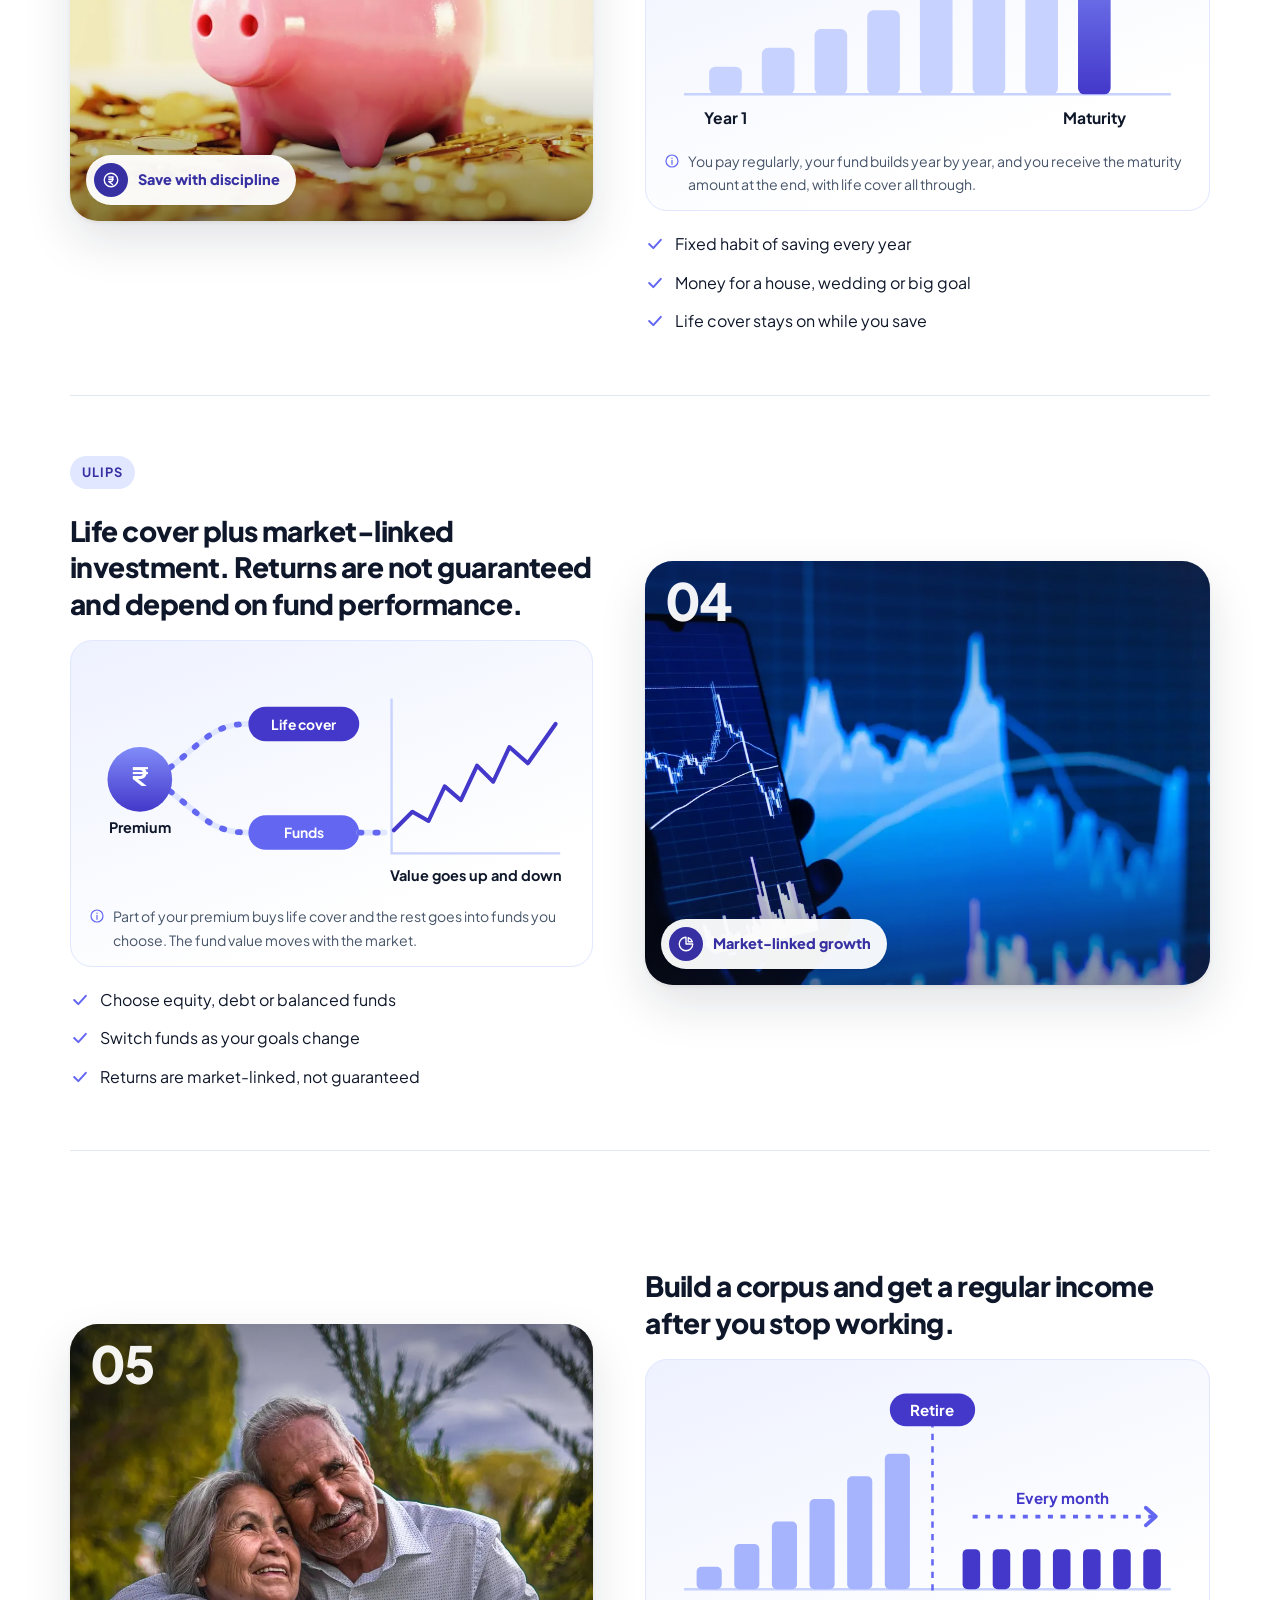
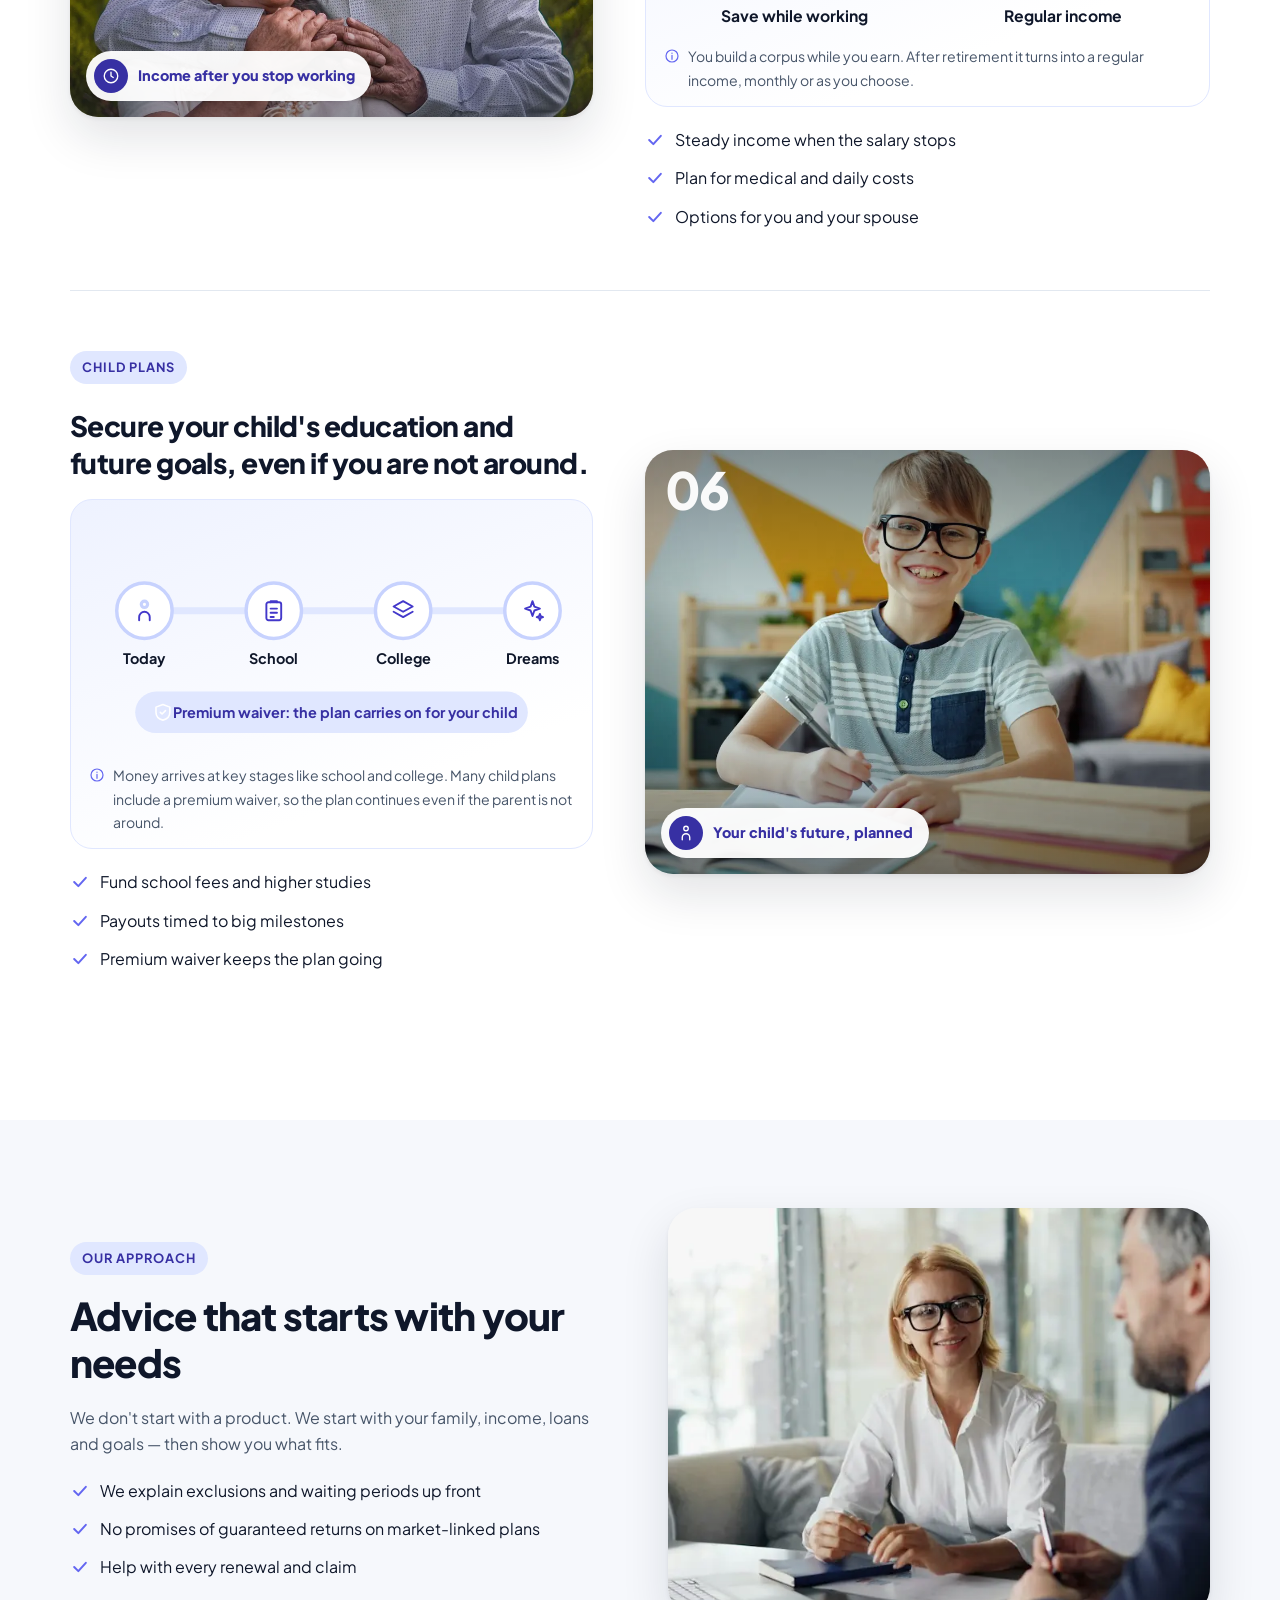
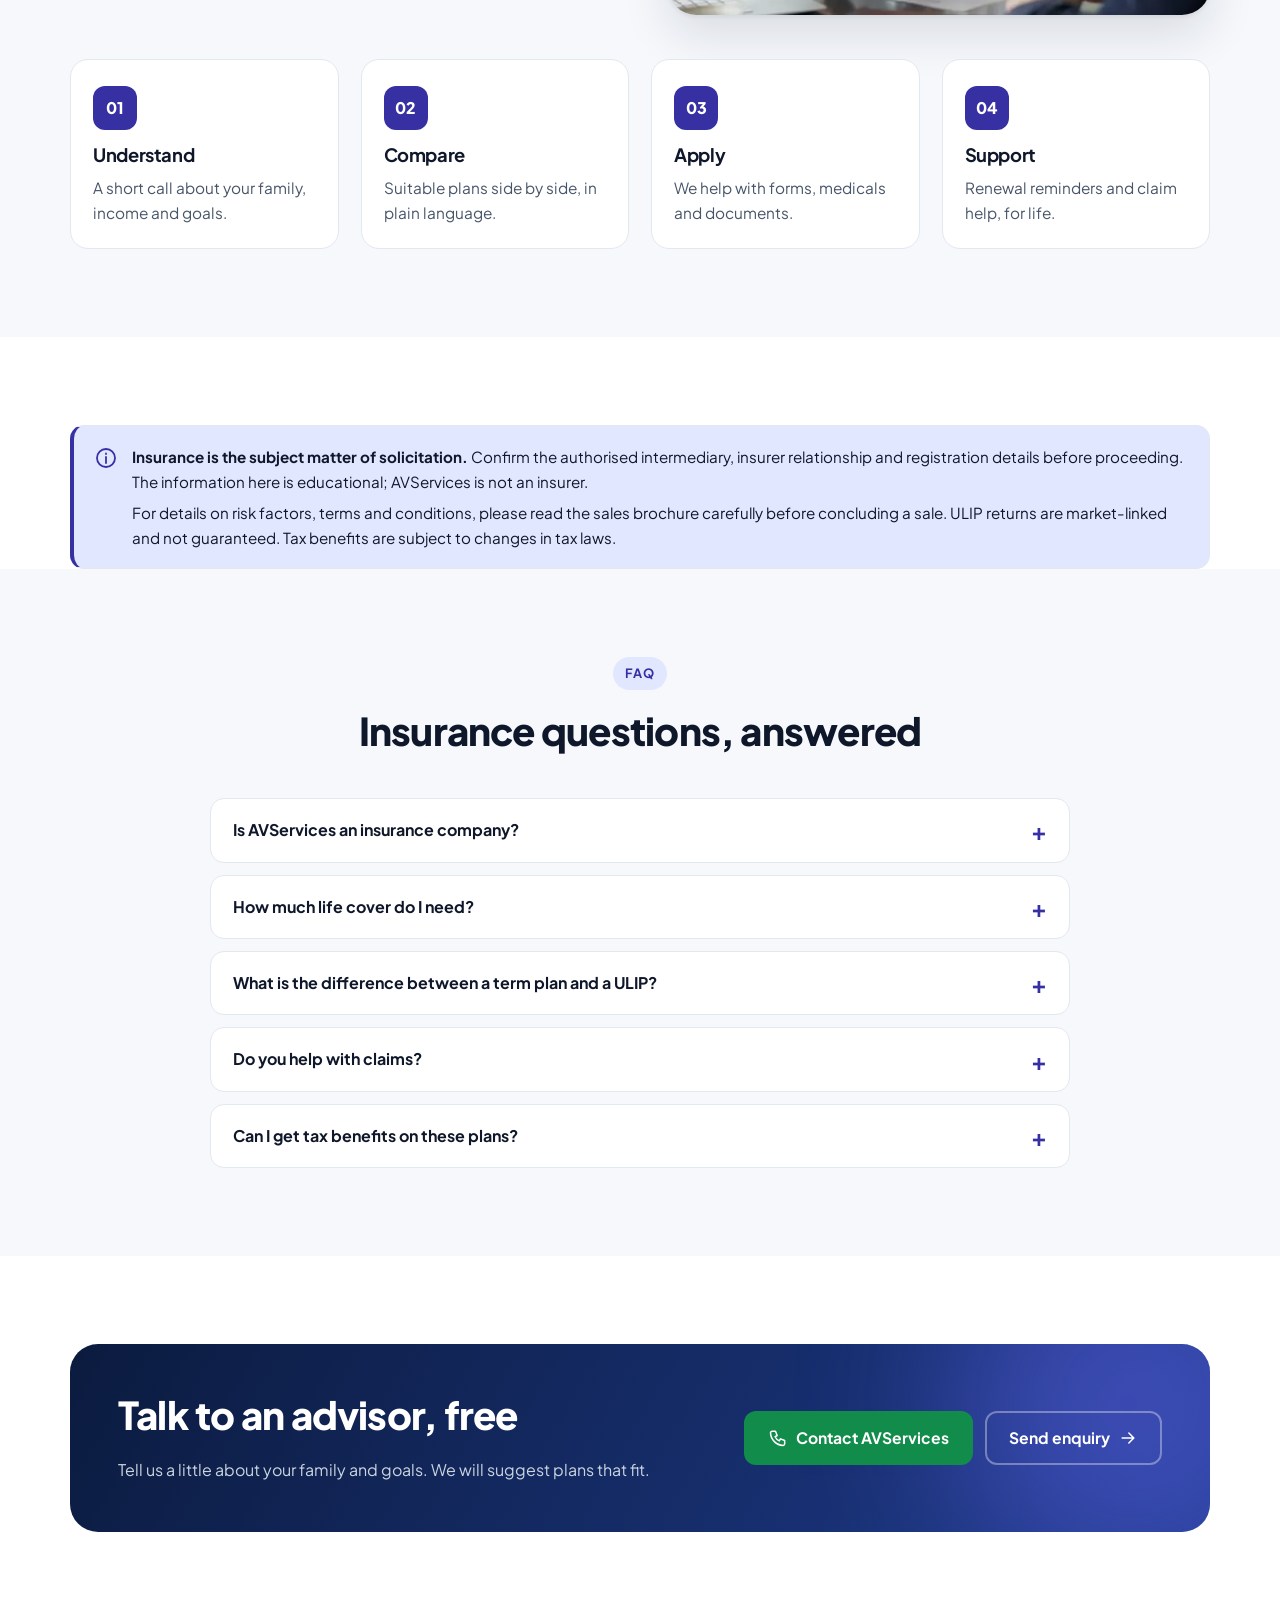
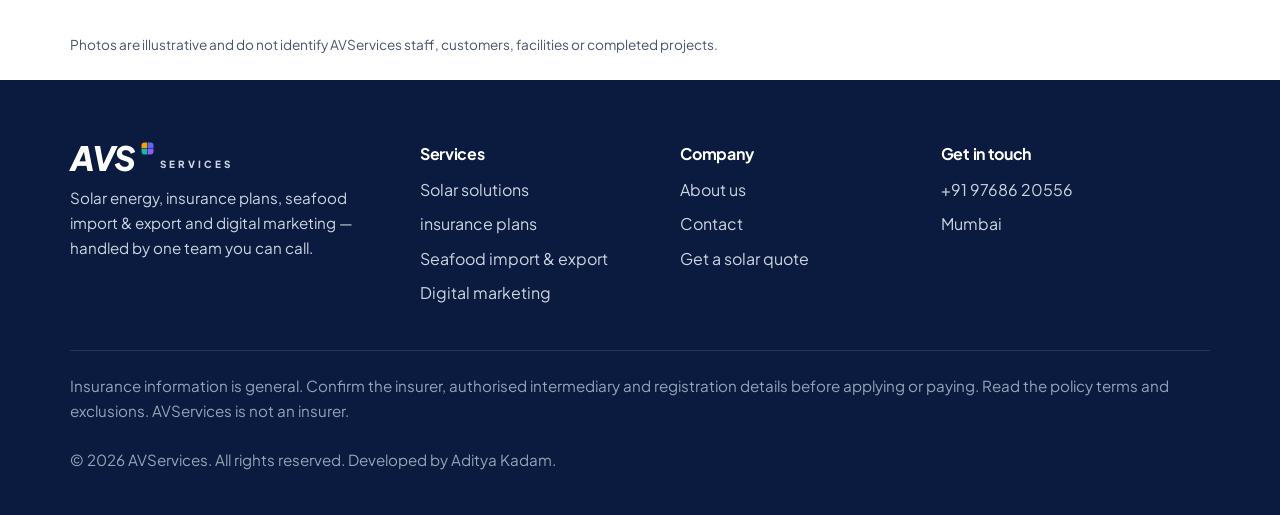
<file: insurance.html>
<!doctype html>
<html lang="en-IN" class="no-js">
<head>
<meta charset="utf-8">
<meta name="viewport" content="width=device-width, initial-scale=1">
<title>Insurance Information &amp; Consultation Enquiries | AVServices</title>
<meta name="description" content="Understand term, health, savings and other insurance categories. Ask AVServices about consultation availability and confirm the authorised intermediary before applying.">
<link rel="canonical" href="https://avsinfo.in/insurance">
<meta property="og:url" content="https://avsinfo.in/insurance">
<meta name="theme-color" content="#0B1B3F">
<meta property="og:type" content="website">
<meta property="og:site_name" content="AVServices">
<meta property="og:title" content="Insurance Information &amp; Consultation Enquiries | AVServices">
<meta property="og:description" content="Understand term, health, savings and other insurance categories. Ask AVServices about consultation availability and confirm the authorised intermediary before applying.">
<meta property="og:image" content="https://avsinfo.in/assets/og-image.png">
<meta property="og:image:width" content="1200">
<meta property="og:image:height" content="630">
<meta property="og:image:alt" content="AVServices – Solar, Insurance, Seafood and Digital">
<meta name="twitter:title" content="Insurance Information &amp; Consultation Enquiries | AVServices">
<meta name="twitter:description" content="Understand term, health, savings and other insurance categories. Ask AVServices about consultation availability and confirm the authorised intermediary before applying.">
<meta name="twitter:card" content="summary_large_image">
<meta name="twitter:image" content="https://avsinfo.in/assets/og-image.png">
<link rel="icon" href="assets/favicon.svg" type="image/svg+xml">
<link rel="icon" href="assets/favicon-48.png" sizes="48x48" type="image/png">
<link rel="icon" href="assets/favicon-32.png" sizes="32x32" type="image/png">
<link rel="apple-touch-icon" href="assets/apple-touch-icon.png">
<link rel="manifest" href="site.webmanifest">
<link rel="preconnect" href="https://fonts.googleapis.com">
<link rel="preconnect" href="https://fonts.gstatic.com" crossorigin>
<link rel="stylesheet" href="https://fonts.googleapis.com/css2?family=Plus+Jakarta+Sans:ital,wght@0,400;0,600;0,700;0,800;1,800&display=swap">
<link rel="stylesheet" href="assets/style.css?v=seo20261102">
<script type="application/ld+json">{"@context": "https://schema.org", "@graph": [{"@type": "Organization", "@id": "https://avsinfo.in/#organization", "name": "AVServices", "alternateName": "AVS", "url": "https://avsinfo.in/", "logo": "https://avsinfo.in/assets/icon-512.png", "telephone": "+919768620556", "address": {"@type": "PostalAddress", "addressLocality": "Mumbai", "addressCountry": "IN"}, "contactPoint": {"@type": "ContactPoint", "telephone": "+919768620556", "contactType": "customer enquiries"}}, {"@type": "WebSite", "@id": "https://avsinfo.in/#website", "url": "https://avsinfo.in/", "name": "AVServices", "publisher": {"@id": "https://avsinfo.in/#organization"}}, {"@type": "WebPage", "@id": "https://avsinfo.in/insurance#webpage", "url": "https://avsinfo.in/insurance", "name": "Insurance Information & Consultation Enquiries | AVServices", "description": "Understand term, health, savings and other insurance categories. Ask AVServices about consultation availability and confirm the authorised intermediary before applying.", "inLanguage": "en-IN", "isPartOf": {"@id": "https://avsinfo.in/#website"}, "publisher": {"@id": "https://avsinfo.in/#organization"}, "dateModified": "2026-11-02", "mainEntity": {"@id": "https://avsinfo.in/insurance#service"}, "breadcrumb": {"@id": "https://avsinfo.in/insurance#breadcrumb"}}, {"@type": "Service", "@id": "https://avsinfo.in/insurance#service", "url": "https://avsinfo.in/insurance", "name": "Insurance information and consultation enquiries", "serviceType": "Insurance information and consultation enquiries", "description": "Understand term, health, savings and other insurance categories. Ask AVServices about consultation availability and confirm the authorised intermediary before applying.", "provider": {"@id": "https://avsinfo.in/#organization"}}, {"@type": "BreadcrumbList", "@id": "https://avsinfo.in/insurance#breadcrumb", "itemListElement": [{"@type": "ListItem", "position": 1, "name": "Home", "item": "https://avsinfo.in/"}, {"@type": "ListItem", "position": 2, "name": "Insurance", "item": "https://avsinfo.in/insurance"}]}, {"@type": "FAQPage", "@id": "https://avsinfo.in/insurance#faq", "mainEntity": [{"@type": "Question", "name": "Is AVServices an insurance company?", "acceptedAnswer": {"@type": "Answer", "text": "AVServices is not an insurer. Confirm the identity and authorisation of the intermediary handling your enquiry before applying. Policies, benefits, exclusions and claim decisions are governed by the issuing insurer and policy terms."}}, {"@type": "Question", "name": "How much life cover do I need?", "acceptedAnswer": {"@type": "Answer", "text": "A common rule of thumb is 10 to 15 times your yearly income, plus any loans. We look at your income, debts and goals to suggest a sensible amount."}}, {"@type": "Question", "name": "What is the difference between a term plan and a ULIP?", "acceptedAnswer": {"@type": "Answer", "text": "A term plan gives pure life cover at a low premium and pays out only on death during the term. A ULIP combines life cover with market-linked investment, so returns can go up or down."}}, {"@type": "Question", "name": "Do you help with claims?", "acceptedAnswer": {"@type": "Answer", "text": "Ask which claims-support services are available before proceeding. The insurer assesses and decides claims under the policy terms; settlement is not guaranteed by AVServices."}}, {"@type": "Question", "name": "Can I get tax benefits on these plans?", "acceptedAnswer": {"@type": "Answer", "text": "Many life and health insurance premiums are eligible for tax benefits under the Income Tax Act, subject to current rules and limits. We explain what applies to your plan."}}]}]}</script>
</head>
<body class="theme-ins">
<a class="skip" href="#main">Skip to content</a>
<header class="site-header">
  <div class="container header-row">
    <a class="brand" href="/"><span class="brand-avs">AVS</span><svg class="brand-sq" viewBox="0 0 100 100" aria-hidden="true"><path d="M48 4H26A22 22 0 0 0 4 26V48H48Z" fill="#F59E0B"/><path d="M52 4H74A22 22 0 0 1 96 26V48H52Z" fill="#6366F1"/><path d="M48 96H26A22 22 0 0 1 4 74V52H48Z" fill="#14B8A6"/><path d="M52 96H74A22 22 0 0 0 96 74V52H52Z" fill="#8B5CF6"/></svg><span class="brand-sub">SERVICES</span></a>
    <button class="nav-toggle" aria-label="Open menu" aria-expanded="false" aria-controls="nav"><svg class="ico" viewBox="0 0 24 24" aria-hidden="true"><path d="M4 6h16M4 12h16M4 18h16"/></svg></button>
    <nav class="nav" id="nav" aria-label="Main">
        <a href="/">Home</a>
        <a href="/solar">Solar</a>
        <a href="/insurance" aria-current="page">Insurance</a>
        <a href="/seafood">Seafood</a>
        <a href="/digital-marketing">Digital Marketing</a>
        <a href="/about">About</a>
        <a class="btn btn-primary" href="/contact">Contact us</a>
    </nav>
  </div>
</header>
<main id="main">
<section class="hero has-photo">
  <div class="hero-bg"><img src="assets/img/ins-hero.webp" srcset="assets/img/ins-hero-sm.webp 820w, assets/img/ins-hero.webp 1400w" sizes="100vw" alt="" width="1400" height="933" fetchpriority="high"></div>
  <div class="container hero-grid">
    <div>
      <nav class="crumbs" aria-label="Breadcrumb"><a href="/">Home</a> / Insurance</nav>
      <span class="eyebrow"><span class="dot"></span>Insurance plans</span>
      <h1>Protect your family with <span class="hl">the right plan</span>.</h1>
      <p class="lead">We explain life, savings and health plans in plain language, compare options for your needs, and stay with you from application to claim.</p>
      <div class="btn-row"><a class="btn btn-primary" href="/contact?service=insurance">Get free advice <svg class="ico" viewBox="0 0 24 24" aria-hidden="true"><path d="M5 12h14M13 6l6 6-6 6"/></svg></a><a class="btn btn-ghost" href="#plans">See plan types</a></div>
    </div>
    <div class="glass hero-card reveal">
      <div class="big-ico"><svg class="ico" viewBox="0 0 24 24" aria-hidden="true"><path d="M12 3l8 3v6c0 5-3.5 8-8 9-4.5-1-8-4-8-9V6z"/><path d="M9 12l2 2 4-4"/></svg></div>
      <h2>How we help</h2>
      <ul class="ticks"><li><svg class="ico" viewBox="0 0 24 24" aria-hidden="true"><path d="M5 12l5 5 9-10"/></svg><span>Needs-based advice, not pushy selling</span></li><li><svg class="ico" viewBox="0 0 24 24" aria-hidden="true"><path d="M5 12l5 5 9-10"/></svg><span>Side-by-side comparison of suitable plans</span></li><li><svg class="ico" viewBox="0 0 24 24" aria-hidden="true"><path d="M5 12l5 5 9-10"/></svg><span>Help with forms, medicals and documents</span></li><li><svg class="ico" viewBox="0 0 24 24" aria-hidden="true"><path d="M5 12l5 5 9-10"/></svg><span>Support at renewal and claim time</span></li></ul>
    </div>
  </div>
</section>
<section class="answer-section" aria-labelledby="quick-answer"><div class="container"><div class="answer-panel"><h2 id="quick-answer">What should I check before an insurance consultation?</h2><p>Identify whether you need life cover, health cover or another category. Before applying or paying, confirm the insurer, authorised intermediary, registration details, exclusions and policy terms. This page provides general information, not a personal recommendation.</p><nav class="answer-links" aria-label="Page shortcuts"><a href="#plans">Insurance categories</a><a href="#faq">Common questions</a><a href="/contact?service=insurance">Ask about consultation availability</a></nav></div></div></section>

<section class="section" id="plans">
  <div class="container">
    <div class="section-head reveal">
      <span class="eyebrow">Plan types</span>
      <h2>Plans for every stage of life</h2>
      <p>Tap a plan to see how it works. Exact plan names, features and availability are confirmed with the insurer when you apply. Pictures are simple illustrations, not actual figures.</p>
    </div>
    <nav class="plan-nav reveal" aria-label="Plan types"><a href="#term"><svg class="ico" viewBox="0 0 24 24" aria-hidden="true"><path d="M12 3a9 9 0 0 1 9 9H3a9 9 0 0 1 9-9z"/><path d="M12 12v7a2 2 0 0 0 4 0"/></svg><span>Term insurance</span></a><a href="#health"><svg class="ico" viewBox="0 0 24 24" aria-hidden="true"><path d="M12 20s-7-4.5-7-10a4 4 0 0 1 7-2.6A4 4 0 0 1 19 10c0 5.5-7 10-7 10z"/><path d="M8 11h2l1-2 2 4 1-2h2"/></svg><span>Health cover</span></a><a href="#savings"><svg class="ico" viewBox="0 0 24 24" aria-hidden="true"><circle cx="12" cy="12" r="9"/><path d="M9 8h6M9 11h6M13 8c2 0 2 6-1 6H9l5 4"/></svg><span>Savings plans</span></a><a href="#ulip"><svg class="ico" viewBox="0 0 24 24" aria-hidden="true"><path d="M21 12A9 9 0 1 1 12 3v9z"/><path d="M15 3.5A9 9 0 0 1 20.5 9H15z"/></svg><span>ULIPs</span></a><a href="#retire"><svg class="ico" viewBox="0 0 24 24" aria-hidden="true"><circle cx="12" cy="12" r="9"/><path d="M12 7v5l3 2"/></svg><span>Retirement plans</span></a><a href="#child"><svg class="ico" viewBox="0 0 24 24" aria-hidden="true"><circle cx="12" cy="6" r="3"/><path d="M7 21v-3a5 5 0 0 1 10 0v3"/></svg><span>Child plans</span></a></nav>
    <div class="plan-rows">
    <article class="plan-row" id="term">
      <div class="plan-photo reveal">
        <img src="assets/img/ins-term.webp" alt="A smiling Indian family of five standing together" width="1000" height="750" loading="lazy">
        <span class="plan-num">01</span>
        <span class="plan-chip"><span class="chip"><svg class="ico" viewBox="0 0 24 24" aria-hidden="true"><path d="M12 3a9 9 0 0 1 9 9H3a9 9 0 0 1 9-9z"/><path d="M12 12v7a2 2 0 0 0 4 0"/></svg></span>Your family, protected</span>
      </div>
      <div class="plan-body">
        <span class="eyebrow reveal">Term insurance</span>
        <h2 class="reveal">High life cover at a low premium, so your family stays secure if something happens to you.</h2>
        <figure class="viz-card reveal">
          <svg viewBox="0 0 420 210" role="img" aria-label="Small yearly premiums on one side, a large cover amount for the family on the other"><defs><linearGradient id="gTerm" x1="0" y1="0" x2="0" y2="1"><stop offset="0" style="stop-color:var(--v-mid)"/><stop offset="1" style="stop-color:var(--v-dark)"/></linearGradient></defs><line class="base" x1="16" y1="170" x2="404" y2="170"/><rect class="pb" x="28" y="150" width="14" height="20" rx="3" style="--d:0.00s"/><rect class="pb" x="50" y="150" width="14" height="20" rx="3" style="--d:0.18s"/><rect class="pb" x="72" y="150" width="14" height="20" rx="3" style="--d:0.36s"/><rect class="pb" x="94" y="150" width="14" height="20" rx="3" style="--d:0.54s"/><rect class="pb" x="116" y="150" width="14" height="20" rx="3" style="--d:0.72s"/><rect class="pb" x="138" y="150" width="14" height="20" rx="3" style="--d:0.90s"/><rect class="pb" x="160" y="150" width="14" height="20" rx="3" style="--d:1.08s"/><rect class="pb" x="182" y="150" width="14" height="20" rx="3" style="--d:1.26s"/><rect class="pb" x="204" y="150" width="14" height="20" rx="3" style="--d:1.44s"/><rect class="pb" x="226" y="150" width="14" height="20" rx="3" style="--d:1.62s"/><text x="128" y="196">Small yearly premium</text><path class="arr" d="M262 112 H302"/><path class="arrh" d="M295 104 L304 112 L295 120"/><rect class="bb" x="316" y="34" width="74" height="136" rx="12" fill="url(#gTerm)"/><svg class="vi light" x="338.0" y="63.0" width="30" height="30" viewBox="0 0 24 24"><circle cx="9" cy="8" r="3.5"/><path d="M2 20a7 7 0 0 1 14 0M16 4.5a3.5 3.5 0 0 1 0 7M18 13.5a7 7 0 0 1 4 6.5"/></svg><text class="tw" x="353" y="128">Sum</text><text class="tw" x="353" y="144">assured</text><text x="353" y="196">Cover for family</text></svg>
          <figcaption><svg class="ico" viewBox="0 0 24 24" aria-hidden="true"><circle cx="12" cy="12" r="9"/><path d="M12 11v6M12 7.5v.5"/></svg><span>If something happens to you during the policy term, your family receives the full sum assured as a lump sum.</span></figcaption>
        </figure>
        <ul class="ticks reveal"><li><svg class="ico" viewBox="0 0 24 24" aria-hidden="true"><path d="M5 12l5 5 9-10"/></svg><span>Lowest premium for the highest cover</span></li><li><svg class="ico" viewBox="0 0 24 24" aria-hidden="true"><path d="M5 12l5 5 9-10"/></svg><span>Replaces your income for your family</span></li><li><svg class="ico" viewBox="0 0 24 24" aria-hidden="true"><path d="M5 12l5 5 9-10"/></svg><span>Optional riders for accident or critical illness</span></li></ul>
      </div>
    </article>
    <article class="plan-row" id="health">
      <div class="plan-photo reveal">
        <img src="assets/img/ins-health.webp" alt="A doctor talking with a patient in a hospital bed" width="1000" height="750" loading="lazy">
        <span class="plan-num">02</span>
        <span class="plan-chip"><span class="chip"><svg class="ico" viewBox="0 0 24 24" aria-hidden="true"><path d="M12 20s-7-4.5-7-10a4 4 0 0 1 7-2.6A4 4 0 0 1 19 10c0 5.5-7 10-7 10z"/><path d="M8 11h2l1-2 2 4 1-2h2"/></svg></span>Cashless at network hospitals</span>
      </div>
      <div class="plan-body">
        <span class="eyebrow reveal">Health cover</span>
        <h2 class="reveal">Covers hospital bills for you and your family, with cashless treatment at network hospitals.</h2>
        <figure class="viz-card reveal">
          <svg viewBox="0 0 420 210" role="img" aria-label="Cashless claim: admitted, cashless request, insurer approves, bill settled"><line class="track" x1="55" y1="80" x2="385" y2="80"/><line class="track-on" x1="55" y1="80" x2="385" y2="80" pathLength="100"/><g class="hn" style="--d:0s"><circle cx="55" cy="80" r="27"/><svg class="vi" x="43.0" y="68.0" width="24" height="24" viewBox="0 0 24 24"><path d="M12 20s-7-4.5-7-10a4 4 0 0 1 7-2.6A4 4 0 0 1 19 10c0 5.5-7 10-7 10z"/><path d="M8 11h2l1-2 2 4 1-2h2"/></svg><text x="55" y="128">Admitted</text></g><g class="hn" style="--d:1s"><circle cx="165" cy="80" r="27"/><svg class="vi" x="153.0" y="68.0" width="24" height="24" viewBox="0 0 24 24"><path d="M14 3H6a2 2 0 0 0-2 2v14a2 2 0 0 0 2 2h12a2 2 0 0 0 2-2V9z"/><path d="M14 3v6h6M8 13h8M8 17h5"/></svg><text x="165" y="128"><tspan x="165">Cashless</tspan><tspan x="165" dy="15">request</tspan></text></g><g class="hn" style="--d:2s"><circle cx="275" cy="80" r="27"/><svg class="vi" x="263.0" y="68.0" width="24" height="24" viewBox="0 0 24 24"><path d="M12 3l8 3v6c0 5-3.5 8-8 9-4.5-1-8-4-8-9V6z"/><path d="M9 12l2 2 4-4"/></svg><text x="275" y="128"><tspan x="275">Insurer</tspan><tspan x="275" dy="15">approves</tspan></text></g><g class="hn" style="--d:3s"><circle cx="385" cy="80" r="27"/><svg class="vi" x="373.0" y="68.0" width="24" height="24" viewBox="0 0 24 24"><path d="M5 12l5 5 9-10"/></svg><text x="385" y="128"><tspan x="385">Bill</tspan><tspan x="385" dy="15">settled</tspan></text></g><circle class="dot" cx="55" cy="80" r="7"/><rect class="note" x="60" y="162" width="300" height="34" rx="17"/><text class="nt" x="210" y="184">The insurer pays the network hospital directly</text></svg>
          <figcaption><svg class="ico" viewBox="0 0 24 24" aria-hidden="true"><circle cx="12" cy="12" r="9"/><path d="M12 11v6M12 7.5v.5"/></svg><span>At a network hospital you show your health card, the hospital asks the insurer for approval, and the approved bill is settled directly.</span></figcaption>
        </figure>
        <ul class="ticks reveal"><li><svg class="ico" viewBox="0 0 24 24" aria-hidden="true"><path d="M5 12l5 5 9-10"/></svg><span>One plan can cover the whole family</span></li><li><svg class="ico" viewBox="0 0 24 24" aria-hidden="true"><path d="M5 12l5 5 9-10"/></svg><span>Hospital stay, surgery and day-care treatment</span></li><li><svg class="ico" viewBox="0 0 24 24" aria-hidden="true"><path d="M5 12l5 5 9-10"/></svg><span>We explain waiting periods and exclusions first</span></li></ul>
      </div>
    </article>
    <article class="plan-row" id="savings">
      <div class="plan-photo reveal">
        <img src="assets/img/ins-savings.webp" alt="A pink piggy bank sitting on a pile of gold coins" width="1000" height="750" loading="lazy">
        <span class="plan-num">03</span>
        <span class="plan-chip"><span class="chip"><svg class="ico" viewBox="0 0 24 24" aria-hidden="true"><circle cx="12" cy="12" r="9"/><path d="M9 8h6M9 11h6M13 8c2 0 2 6-1 6H9l5 4"/></svg></span>Save with discipline</span>
      </div>
      <div class="plan-body">
        <span class="eyebrow reveal">Savings plans</span>
        <h2 class="reveal">Build a fund for future goals while keeping life cover in place.</h2>
        <figure class="viz-card reveal">
          <svg viewBox="0 0 420 210" role="img" aria-label="A fund that grows year by year, with life cover in place throughout"><defs><linearGradient id="gSav" x1="0" y1="0" x2="0" y2="1"><stop offset="0" style="stop-color:var(--v-mid)"/><stop offset="1" style="stop-color:var(--v-dark)"/></linearGradient></defs><line class="cover" x1="24" y1="34" x2="400" y2="34"/><g class="shield-tag"><svg class="vi" x="25.0" y="23.0" width="22" height="22" viewBox="0 0 24 24"><path d="M12 3l8 3v6c0 5-3.5 8-8 9-4.5-1-8-4-8-9V6z"/><path d="M9 12l2 2 4-4"/></svg></g><text class="st" x="56" y="30">Life cover throughout the term</text><line class="base" x1="16" y1="170" x2="404" y2="170"/><rect class="sb" x="36" y="148" width="26" height="22" rx="5" style="--d:0.0s"/><rect class="sb" x="78" y="133" width="26" height="37" rx="5" style="--d:0.2s"/><rect class="sb" x="120" y="118" width="26" height="52" rx="5" style="--d:0.4s"/><rect class="sb" x="162" y="103" width="26" height="67" rx="5" style="--d:0.6s"/><rect class="sb" x="204" y="88" width="26" height="82" rx="5" style="--d:0.8s"/><rect class="sb" x="246" y="73" width="26" height="97" rx="5" style="--d:1.0s"/><rect class="sb" x="288" y="58" width="26" height="112" rx="5" style="--d:1.2s"/><rect class="sb last" x="330" y="43" width="26" height="127" rx="5" style="--d:1.4s"/><circle class="coin" cx="343" cy="40" r="9"/><text x="49" y="194">Year 1</text><text x="343" y="194">Maturity</text></svg>
          <figcaption><svg class="ico" viewBox="0 0 24 24" aria-hidden="true"><circle cx="12" cy="12" r="9"/><path d="M12 11v6M12 7.5v.5"/></svg><span>You pay regularly, your fund builds year by year, and you receive the maturity amount at the end, with life cover all through.</span></figcaption>
        </figure>
        <ul class="ticks reveal"><li><svg class="ico" viewBox="0 0 24 24" aria-hidden="true"><path d="M5 12l5 5 9-10"/></svg><span>Fixed habit of saving every year</span></li><li><svg class="ico" viewBox="0 0 24 24" aria-hidden="true"><path d="M5 12l5 5 9-10"/></svg><span>Money for a house, wedding or big goal</span></li><li><svg class="ico" viewBox="0 0 24 24" aria-hidden="true"><path d="M5 12l5 5 9-10"/></svg><span>Life cover stays on while you save</span></li></ul>
      </div>
    </article>
    <article class="plan-row" id="ulip">
      <div class="plan-photo reveal">
        <img src="assets/img/ins-ulip.webp" alt="A phone showing a stock market chart in front of a bigger chart" width="1000" height="750" loading="lazy">
        <span class="plan-num">04</span>
        <span class="plan-chip"><span class="chip"><svg class="ico" viewBox="0 0 24 24" aria-hidden="true"><path d="M21 12A9 9 0 1 1 12 3v9z"/><path d="M15 3.5A9 9 0 0 1 20.5 9H15z"/></svg></span>Market-linked growth</span>
      </div>
      <div class="plan-body">
        <span class="eyebrow reveal">ULIPs</span>
        <h2 class="reveal">Life cover plus market-linked investment. Returns are not guaranteed and depend on fund performance.</h2>
        <figure class="viz-card reveal">
          <svg viewBox="0 0 420 210" role="img" aria-label="Your premium is split between life cover and investment funds whose value goes up and down"><defs><linearGradient id="gUl" x1="0" y1="0" x2="0" y2="1"><stop offset="0" style="stop-color:var(--v-mid)"/><stop offset="1" style="stop-color:var(--v-dark)"/></linearGradient></defs><path class="wire" d="M70 96 C100 72 108 58 138 58"/><path class="wire" d="M70 116 C100 140 108 152 138 152"/><path class="flow" d="M70 96 C100 72 108 58 138 58"/><path class="flow" d="M70 116 C100 140 108 152 138 152"/><circle class="prem" cx="44" cy="106" r="28" fill="url(#gUl)"/><text class="tw big" x="44" y="112">₹</text><text x="44" y="152">Premium</text><rect class="pill" x="138" y="43" width="96" height="30" rx="15"/><text class="tw" x="186" y="63">Life cover</text><rect class="pill alt" x="138" y="137" width="96" height="30" rx="15"/><text class="tw" x="186" y="157">Funds</text><path class="wire" d="M234 152 H256"/><path class="flow" d="M234 152 H256"/><path class="axis" d="M262 36 V170 H408"/><polyline class="chart" pathLength="100" points="264,150 280,134 294,142 308,112 322,124 336,94 350,108 364,78 380,92 404,58"/><text x="335" y="194">Value goes up and down</text></svg>
          <figcaption><svg class="ico" viewBox="0 0 24 24" aria-hidden="true"><circle cx="12" cy="12" r="9"/><path d="M12 11v6M12 7.5v.5"/></svg><span>Part of your premium buys life cover and the rest goes into funds you choose. The fund value moves with the market.</span></figcaption>
        </figure>
        <ul class="ticks reveal"><li><svg class="ico" viewBox="0 0 24 24" aria-hidden="true"><path d="M5 12l5 5 9-10"/></svg><span>Choose equity, debt or balanced funds</span></li><li><svg class="ico" viewBox="0 0 24 24" aria-hidden="true"><path d="M5 12l5 5 9-10"/></svg><span>Switch funds as your goals change</span></li><li><svg class="ico" viewBox="0 0 24 24" aria-hidden="true"><path d="M5 12l5 5 9-10"/></svg><span>Returns are market-linked, not guaranteed</span></li></ul>
      </div>
    </article>
    <article class="plan-row" id="retire">
      <div class="plan-photo reveal">
        <img src="assets/img/ins-retire.webp" alt="A happy senior Indian couple embracing outdoors" width="1000" height="750" loading="lazy">
        <span class="plan-num">05</span>
        <span class="plan-chip"><span class="chip"><svg class="ico" viewBox="0 0 24 24" aria-hidden="true"><circle cx="12" cy="12" r="9"/><path d="M12 7v5l3 2"/></svg></span>Income after you stop working</span>
      </div>
      <div class="plan-body">
        <span class="eyebrow reveal">Retirement plans</span>
        <h2 class="reveal">Build a corpus and get a regular income after you stop working.</h2>
        <figure class="viz-card reveal">
          <svg viewBox="0 0 420 210" role="img" aria-label="Save while you work, then get a regular income after retirement"><line class="base" x1="16" y1="170" x2="404" y2="170"/><rect class="rb" x="26" y="152" width="20" height="18" rx="4" style="--d:0.0s"/><rect class="rb" x="56" y="134" width="20" height="36" rx="4" style="--d:0.2s"/><rect class="rb" x="86" y="116" width="20" height="54" rx="4" style="--d:0.4s"/><rect class="rb" x="116" y="98" width="20" height="72" rx="4" style="--d:0.6s"/><rect class="rb" x="146" y="80" width="20" height="90" rx="4" style="--d:0.8s"/><rect class="rb" x="176" y="62" width="20" height="108" rx="4" style="--d:1.0s"/><line class="divider" x1="214" y1="26" x2="214" y2="172"/><rect class="pill" x="180" y="14" width="68" height="26" rx="13"/><text class="tw" x="214" y="32">Retire</text><rect class="rp" x="238" y="138" width="14" height="32" rx="4" style="--d:1.4s"/><rect class="rp" x="262" y="138" width="14" height="32" rx="4" style="--d:1.7s"/><rect class="rp" x="286" y="138" width="14" height="32" rx="4" style="--d:2.0s"/><rect class="rp" x="310" y="138" width="14" height="32" rx="4" style="--d:2.3s"/><rect class="rp" x="334" y="138" width="14" height="32" rx="4" style="--d:2.6s"/><rect class="rp" x="358" y="138" width="14" height="32" rx="4" style="--d:2.9s"/><rect class="rp" x="382" y="138" width="14" height="32" rx="4" style="--d:3.2s"/><path class="arr" d="M246 112 H390"/><path class="arrh" d="M384 105 L392 112 L384 119"/><text class="st2" x="318" y="102">Every month</text><text x="104" y="196">Save while working</text><text x="318" y="196">Regular income</text></svg>
          <figcaption><svg class="ico" viewBox="0 0 24 24" aria-hidden="true"><circle cx="12" cy="12" r="9"/><path d="M12 11v6M12 7.5v.5"/></svg><span>You build a corpus while you earn. After retirement it turns into a regular income, monthly or as you choose.</span></figcaption>
        </figure>
        <ul class="ticks reveal"><li><svg class="ico" viewBox="0 0 24 24" aria-hidden="true"><path d="M5 12l5 5 9-10"/></svg><span>Steady income when the salary stops</span></li><li><svg class="ico" viewBox="0 0 24 24" aria-hidden="true"><path d="M5 12l5 5 9-10"/></svg><span>Plan for medical and daily costs</span></li><li><svg class="ico" viewBox="0 0 24 24" aria-hidden="true"><path d="M5 12l5 5 9-10"/></svg><span>Options for you and your spouse</span></li></ul>
      </div>
    </article>
    <article class="plan-row" id="child">
      <div class="plan-photo reveal">
        <img src="assets/img/ins-child.webp" alt="A smiling boy with glasses studying at a desk" width="1000" height="750" loading="lazy">
        <span class="plan-num">06</span>
        <span class="plan-chip"><span class="chip"><svg class="ico" viewBox="0 0 24 24" aria-hidden="true"><circle cx="12" cy="6" r="3"/><path d="M7 21v-3a5 5 0 0 1 10 0v3"/></svg></span>Your child's future, planned</span>
      </div>
      <div class="plan-body">
        <span class="eyebrow reveal">Child plans</span>
        <h2 class="reveal">Secure your child's education and future goals, even if you are not around.</h2>
        <figure class="viz-card reveal">
          <svg viewBox="0 0 420 210" role="img" aria-label="A plan that pays at your child's key milestones, and continues even if the parent is not around"><line class="track" x1="48" y1="82" x2="384" y2="82"/><line class="track-on slow" x1="48" y1="82" x2="384" y2="82" pathLength="100"/><g class="ms" style="--d:0.0s"><circle cx="48" cy="82" r="24"/><svg class="vi" x="37.0" y="71.0" width="22" height="22" viewBox="0 0 24 24"><circle cx="12" cy="6" r="3"/><path d="M7 21v-3a5 5 0 0 1 10 0v3"/></svg><text x="48" y="128">Today</text></g><g class="ms" style="--d:0.9s"><circle cx="160" cy="82" r="24"/><svg class="vi" x="149.0" y="71.0" width="22" height="22" viewBox="0 0 24 24"><rect x="5" y="4" width="14" height="17" rx="2"/><path d="M9 4V3h6v1M9 10h6M9 14h6M9 18h3"/></svg><text x="160" y="128">School</text></g><g class="ms" style="--d:1.8s"><circle cx="272" cy="82" r="24"/><svg class="vi" x="261.0" y="71.0" width="22" height="22" viewBox="0 0 24 24"><path d="M12 3l9 5-9 5-9-5z"/><path d="M3 13l9 5 9-5"/></svg><text x="272" y="128">College</text></g><g class="ms" style="--d:2.7s"><circle cx="384" cy="82" r="24"/><svg class="vi" x="373.0" y="71.0" width="22" height="22" viewBox="0 0 24 24"><path d="M12 3l1.8 5.2L19 10l-5.2 1.8L12 17l-1.8-5.2L5 10l5.2-1.8z"/><path d="M19 15l.8 2.2L22 18l-2.2.8L19 21l-.8-2.2L16 18l2.2-.8z"/></svg><text x="384" y="128">Dreams</text></g><rect class="note" x="40" y="152" width="340" height="36" rx="18"/><svg class="vi light" x="55.0" y="161.0" width="18" height="18" viewBox="0 0 24 24"><path d="M12 3l8 3v6c0 5-3.5 8-8 9-4.5-1-8-4-8-9V6z"/><path d="M9 12l2 2 4-4"/></svg><text class="nt" x="222" y="175">Premium waiver: the plan carries on for your child</text></svg>
          <figcaption><svg class="ico" viewBox="0 0 24 24" aria-hidden="true"><circle cx="12" cy="12" r="9"/><path d="M12 11v6M12 7.5v.5"/></svg><span>Money arrives at key stages like school and college. Many child plans include a premium waiver, so the plan continues even if the parent is not around.</span></figcaption>
        </figure>
        <ul class="ticks reveal"><li><svg class="ico" viewBox="0 0 24 24" aria-hidden="true"><path d="M5 12l5 5 9-10"/></svg><span>Fund school fees and higher studies</span></li><li><svg class="ico" viewBox="0 0 24 24" aria-hidden="true"><path d="M5 12l5 5 9-10"/></svg><span>Payouts timed to big milestones</span></li><li><svg class="ico" viewBox="0 0 24 24" aria-hidden="true"><path d="M5 12l5 5 9-10"/></svg><span>Premium waiver keeps the plan going</span></li></ul>
      </div>
    </article>
    </div>
  </div>
</section>

<section class="section soft">
  <div class="container split">
    <div class="reveal">
      <span class="eyebrow">Our approach</span>
      <h2>Advice that starts with your needs</h2>
      <p style="color:var(--muted)">We don't start with a product. We start with your family, income, loans and goals — then show you what fits.</p>
      <ul class="ticks" style="margin-top:20px">
        <li><svg class="ico" viewBox="0 0 24 24" aria-hidden="true"><path d="M5 12l5 5 9-10"/></svg><span>We explain exclusions and waiting periods up front</span></li>
        <li><svg class="ico" viewBox="0 0 24 24" aria-hidden="true"><path d="M5 12l5 5 9-10"/></svg><span>No promises of guaranteed returns on market-linked plans</span></li>
        <li><svg class="ico" viewBox="0 0 24 24" aria-hidden="true"><path d="M5 12l5 5 9-10"/></svg><span>Help with every renewal and claim</span></li>
      </ul>
    </div>
    <div class="photo-frame wide reveal"><img src="assets/img/ins-advisor.webp" alt="An advisor explaining insurance options to a client" width="900" height="506" loading="lazy"></div>
  </div>
  <div class="container" style="margin-top:44px">
    <div class="steps">
      <div class="step reveal"><h3>Understand</h3><p>A short call about your family, income and goals.</p></div>
      <div class="step reveal"><h3>Compare</h3><p>Suitable plans side by side, in plain language.</p></div>
      <div class="step reveal"><h3>Apply</h3><p>We help with forms, medicals and documents.</p></div>
      <div class="step reveal"><h3>Support</h3><p>Renewal reminders and claim help, for life.</p></div>
    </div>
  </div>
</section>

<section class="section" style="padding-bottom:0">
  <div class="container">
    <div class="notice reveal">
      <svg class="ico" viewBox="0 0 24 24" aria-hidden="true"><circle cx="12" cy="12" r="9"/><path d="M12 11v6M12 7.5v.5"/></svg>
      <div>
        <p><strong>Insurance is the subject matter of solicitation.</strong> Confirm the authorised intermediary, insurer relationship and registration details before proceeding. The information here is educational; AVServices is not an insurer.</p>
        <p>For details on risk factors, terms and conditions, please read the sales brochure carefully before concluding a sale. ULIP returns are market-linked and not guaranteed. Tax benefits are subject to changes in tax laws.</p>
      </div>
    </div>
  </div>
</section>
<section class="section soft" id="faq">
  <div class="container">
    <div class="section-head center reveal">
      <span class="eyebrow">FAQ</span>
      <h2>Insurance questions, answered</h2>
      
    </div>
    <div class="faq">
      <details class="reveal"><summary>Is AVServices an insurance company?</summary><p>AVServices is not an insurer. Confirm the identity and authorisation of the intermediary handling your enquiry before applying. Policies, benefits, exclusions and claim decisions are governed by the issuing insurer and policy terms.</p></details>
      <details class="reveal"><summary>How much life cover do I need?</summary><p>A common rule of thumb is 10 to 15 times your yearly income, plus any loans. We look at your income, debts and goals to suggest a sensible amount.</p></details>
      <details class="reveal"><summary>What is the difference between a term plan and a ULIP?</summary><p>A term plan gives pure life cover at a low premium and pays out only on death during the term. A ULIP combines life cover with market-linked investment, so returns can go up or down.</p></details>
      <details class="reveal"><summary>Do you help with claims?</summary><p>Ask which claims-support services are available before proceeding. The insurer assesses and decides claims under the policy terms; settlement is not guaranteed by AVServices.</p></details>
      <details class="reveal"><summary>Can I get tax benefits on these plans?</summary><p>Many life and health insurance premiums are eligible for tax benefits under the Income Tax Act, subject to current rules and limits. We explain what applies to your plan.</p></details>
    </div>
  </div>
</section><section class="section">
  <div class="container">
    <div class="band reveal">
      <div>
        <h2>Talk to an advisor, free</h2>
        <p>Tell us a little about your family and goals. We will suggest plans that fit.</p>
      </div>
      <div class="btn-row">
        <a class="btn btn-wa" href="/contact?service=insurance"><svg class="ico" viewBox="0 0 24 24" aria-hidden="true"><path d="M5 4h4l2 5-2.5 1.5a11 11 0 0 0 5 5L15 13l5 2v4a2 2 0 0 1-2 2A16 16 0 0 1 3 6a2 2 0 0 1 2-2z"/></svg> Contact AVServices</a>
        <a class="btn btn-ghost" href="/contact?service=insurance">Send enquiry <svg class="ico" viewBox="0 0 24 24" aria-hidden="true"><path d="M5 12h14M13 6l6 6-6 6"/></svg></a>
      </div>
    </div>
  </div>
</section>
<div class="container"><p class="image-caption">Photos are illustrative and do not identify AVServices staff, customers, facilities or completed projects.</p></div>
</main>
<footer class="site-footer">
  <div class="container">
    <div class="footer-grid">
      <div>
        <a class="brand" href="/"><span class="brand-avs">AVS</span><svg class="brand-sq" viewBox="0 0 100 100" aria-hidden="true"><path d="M48 4H26A22 22 0 0 0 4 26V48H48Z" fill="#F59E0B"/><path d="M52 4H74A22 22 0 0 1 96 26V48H52Z" fill="#6366F1"/><path d="M48 96H26A22 22 0 0 1 4 74V52H48Z" fill="#14B8A6"/><path d="M52 96H74A22 22 0 0 0 96 74V52H52Z" fill="#8B5CF6"/></svg><span class="brand-sub">SERVICES</span></a>
        <p>Solar energy, insurance plans, seafood import &amp; export and digital marketing — handled by one team you can call.</p>
      </div>
      <div>
        <h3>Services</h3>
        <ul>
          <li><a href="/solar">Solar solutions</a></li>
          <li><a href="/insurance">insurance plans</a></li>
          <li><a href="/seafood">Seafood import &amp; export</a></li>
          <li><a href="/digital-marketing">Digital marketing</a></li>
        </ul>
      </div>
      <div>
        <h3>Company</h3>
        <ul>
          <li><a href="/about">About us</a></li>
          <li><a href="/contact">Contact</a></li>
          <li><a href="/contact?service=solar">Get a solar quote</a></li>
        </ul>
      </div>
      <div>
        <h3>Get in touch</h3>
        <ul>
          <li><a data-site="phone" href="tel:+919768620556">+91 97686 20556</a></li>
          
          <li><span data-site="address">Mumbai</span></li>
        </ul>
      </div>
    </div>
    <div class="footer-legal">
      <p>Insurance information is general. Confirm the insurer, authorised intermediary and registration details before applying or paying. Read the policy terms and exclusions. AVServices is not an insurer.</p>
      <p>&copy; <span data-year>2026</span> AVServices. All rights reserved. Developed by Aditya Kadam.</p>
    </div>
  </div>
</footer>
<a class="fab" href="tel:+919768620556" aria-label="Call AVServices on +91 97686 20556"><svg class="ico" viewBox="0 0 24 24" aria-hidden="true"><path d="M5 4h4l2 5-2.5 1.5a11 11 0 0 0 5 5L15 13l5 2v4a2 2 0 0 1-2 2A16 16 0 0 1 3 6a2 2 0 0 1 2-2z"/></svg></a>
<script src="assets/script.js?v=seo20261102" defer></script>
</body>
</html>
</file>
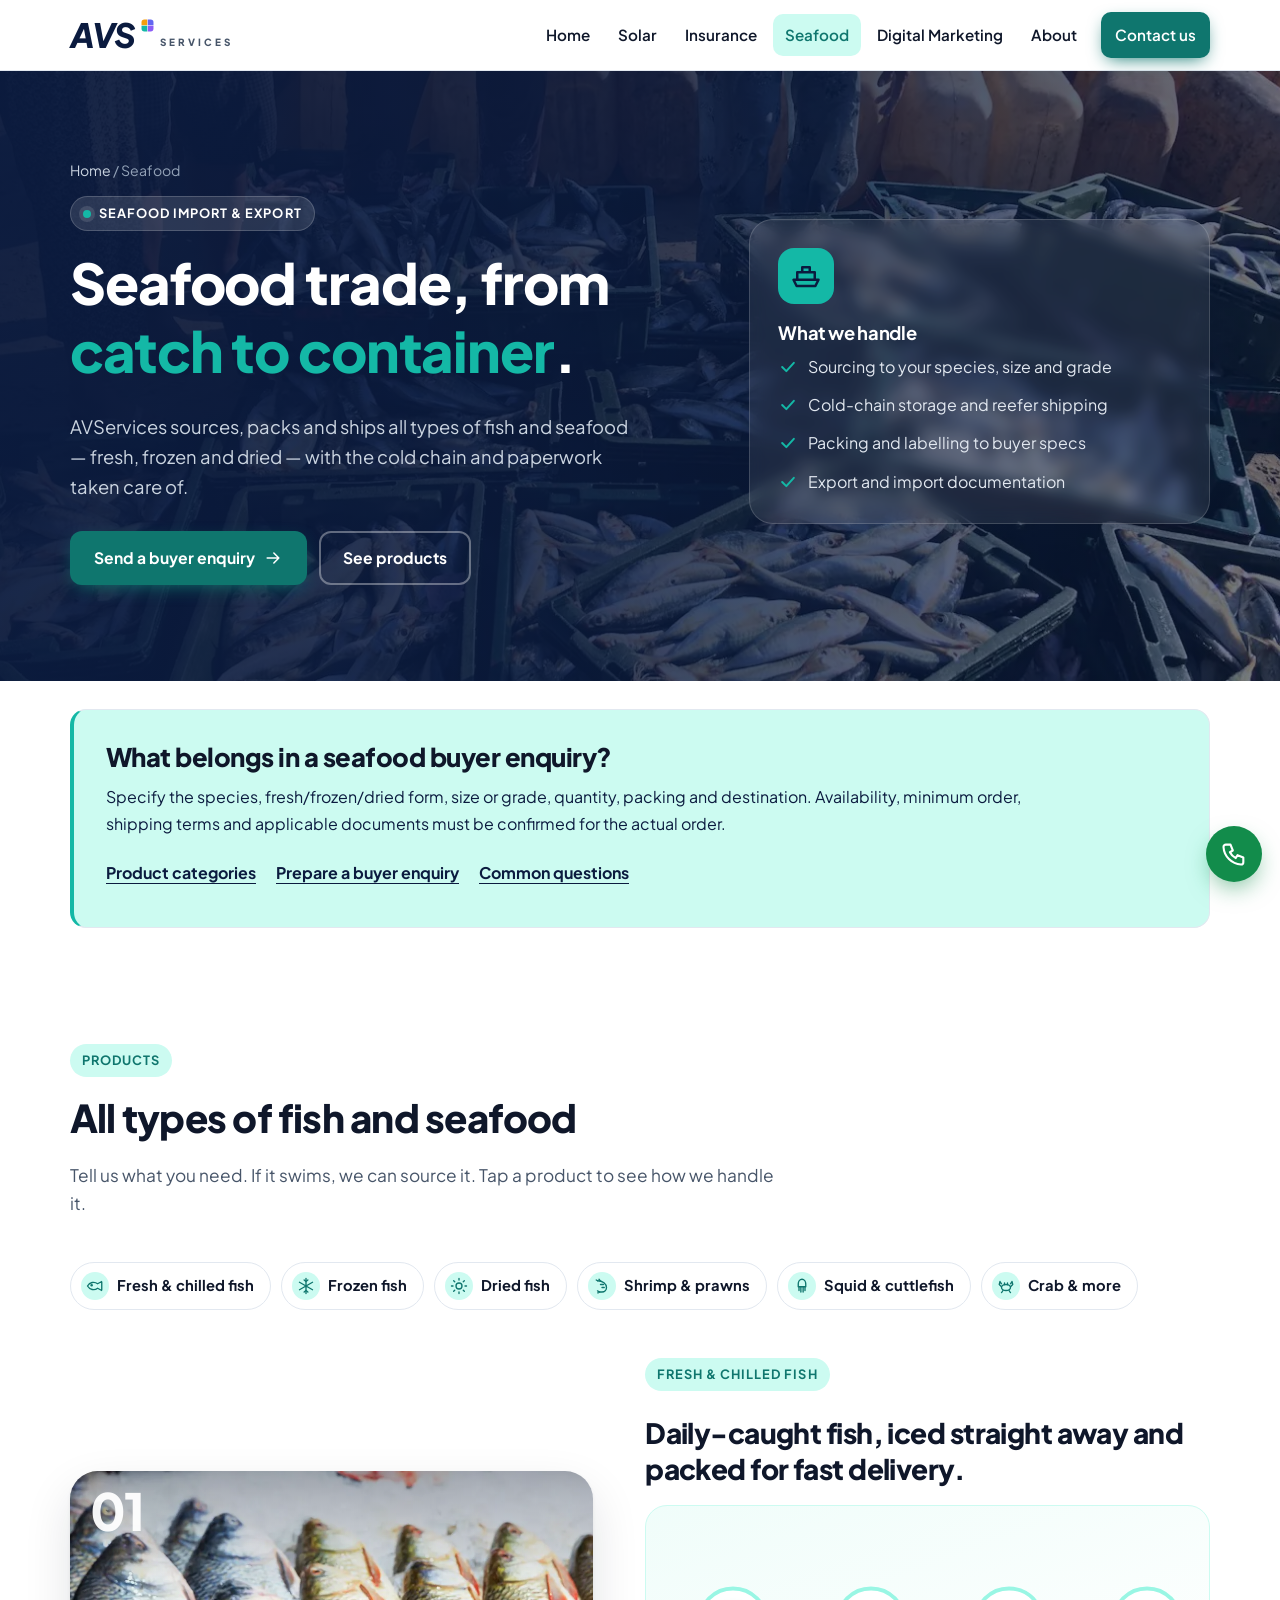
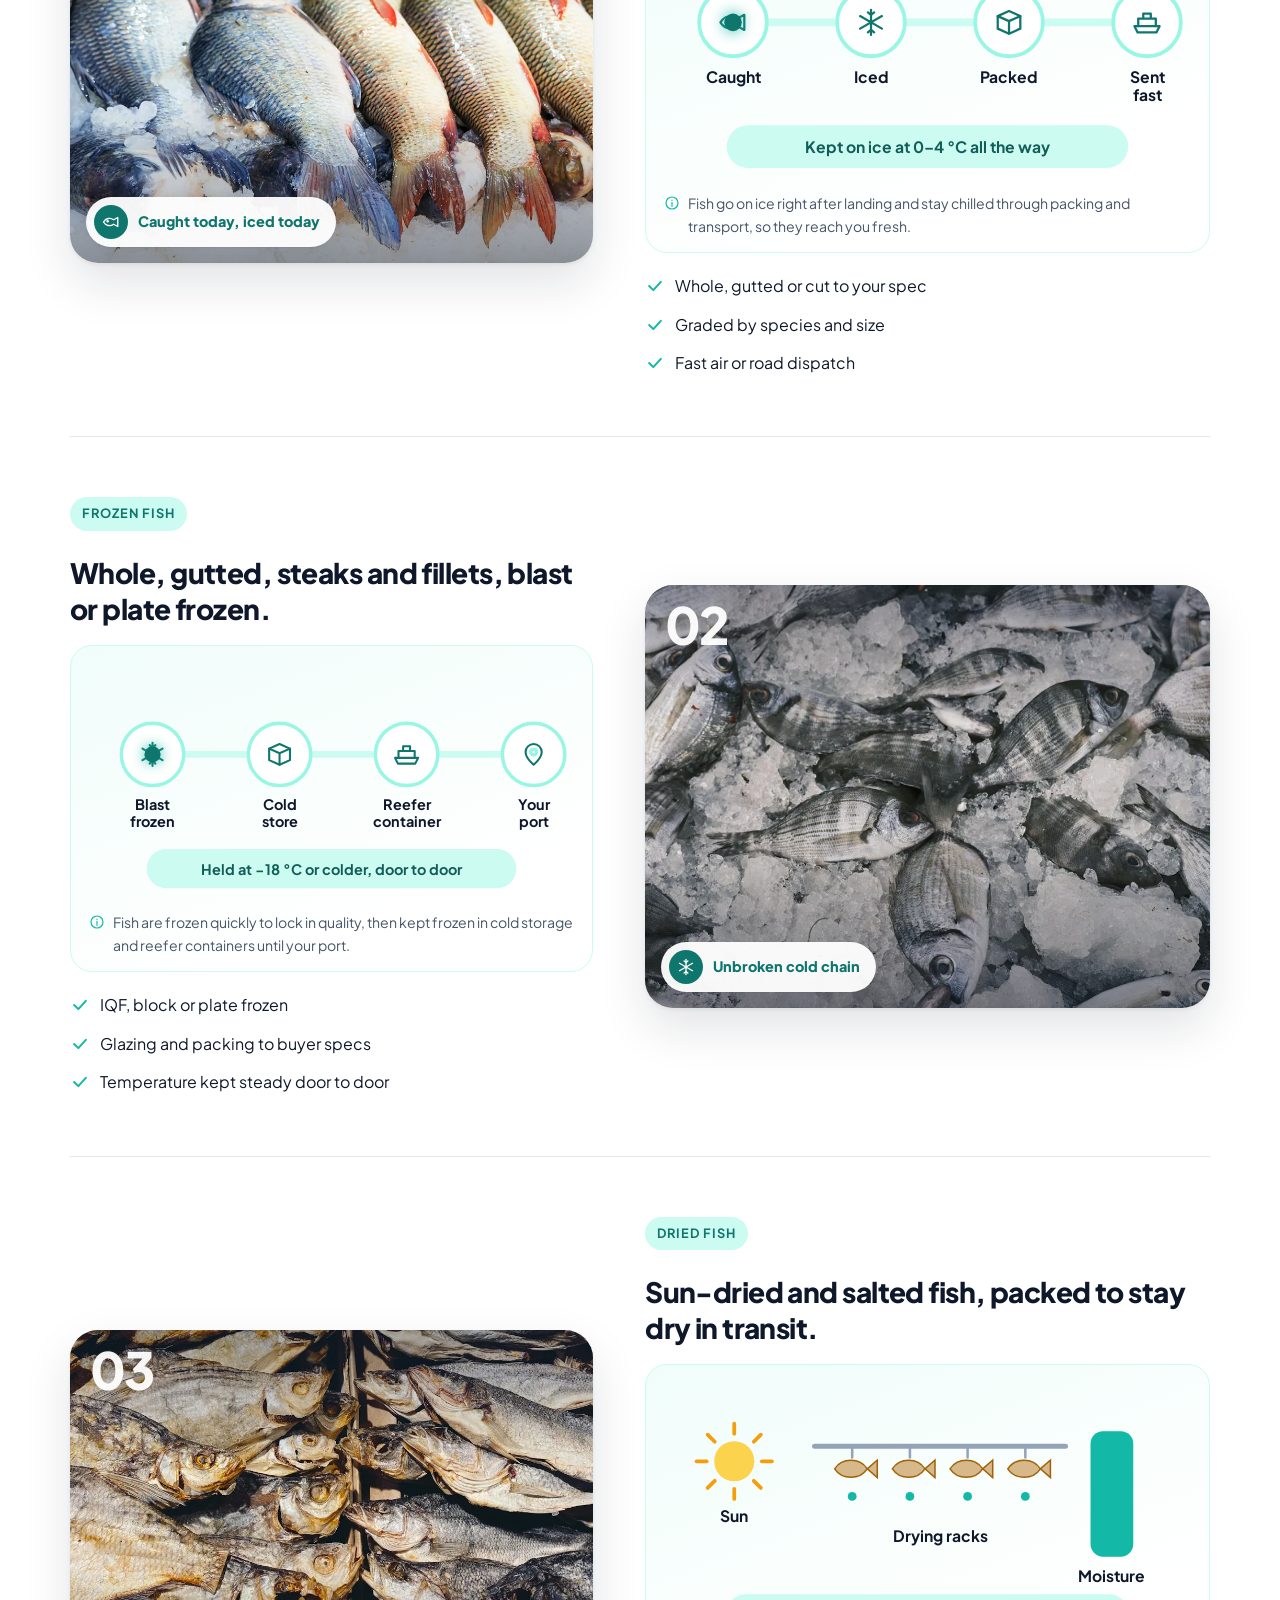
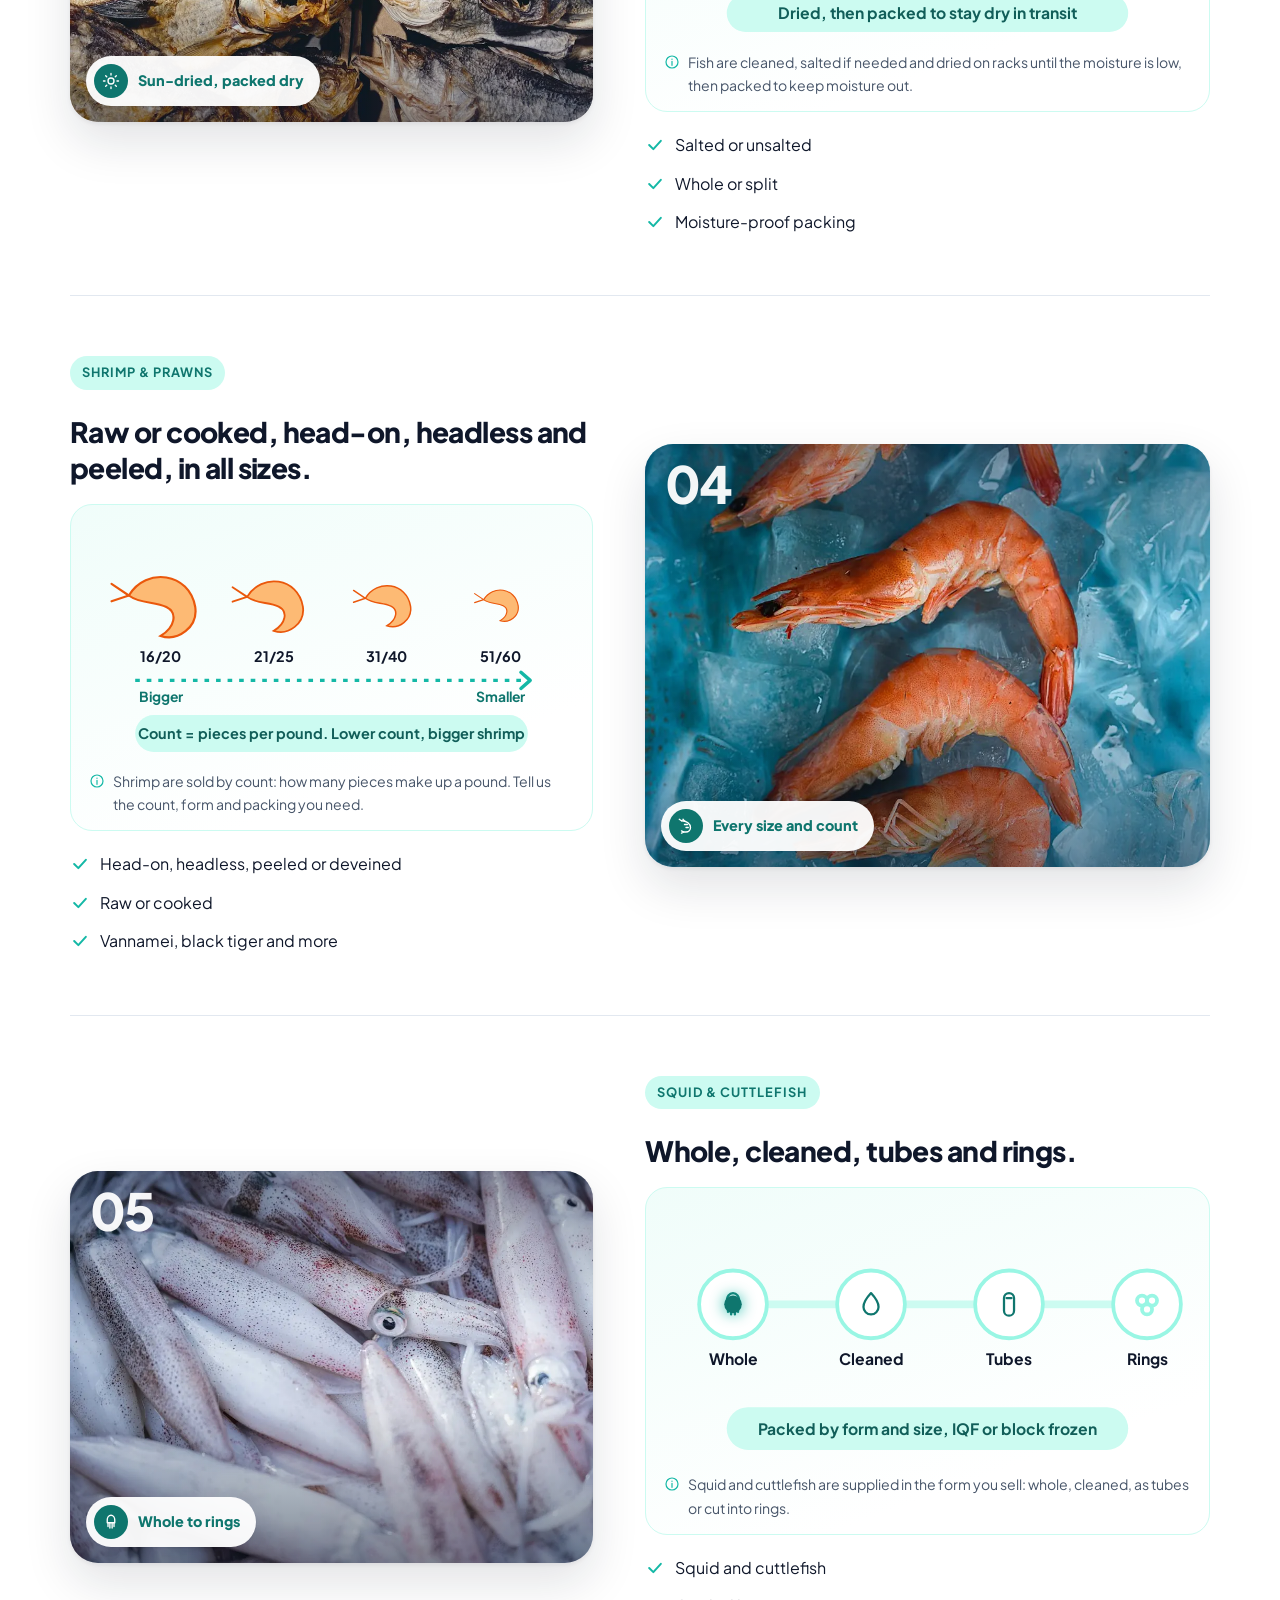
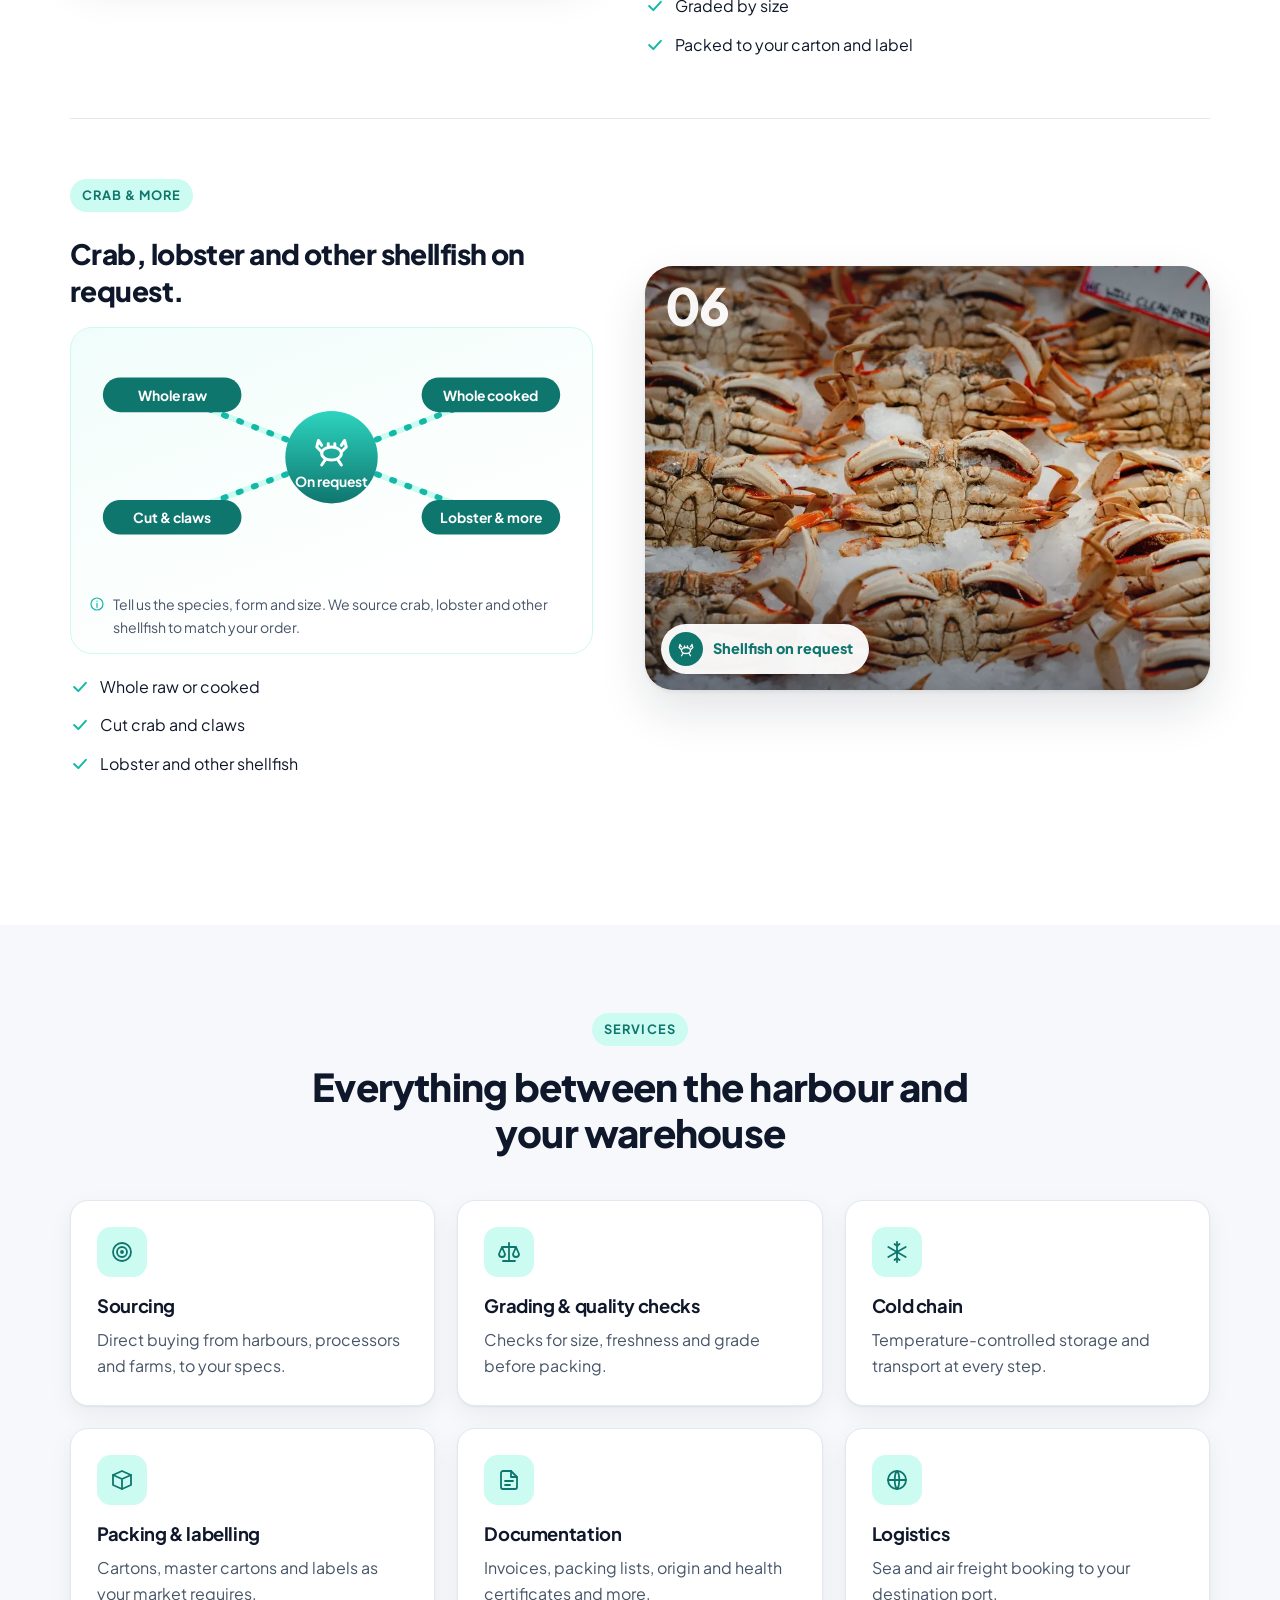
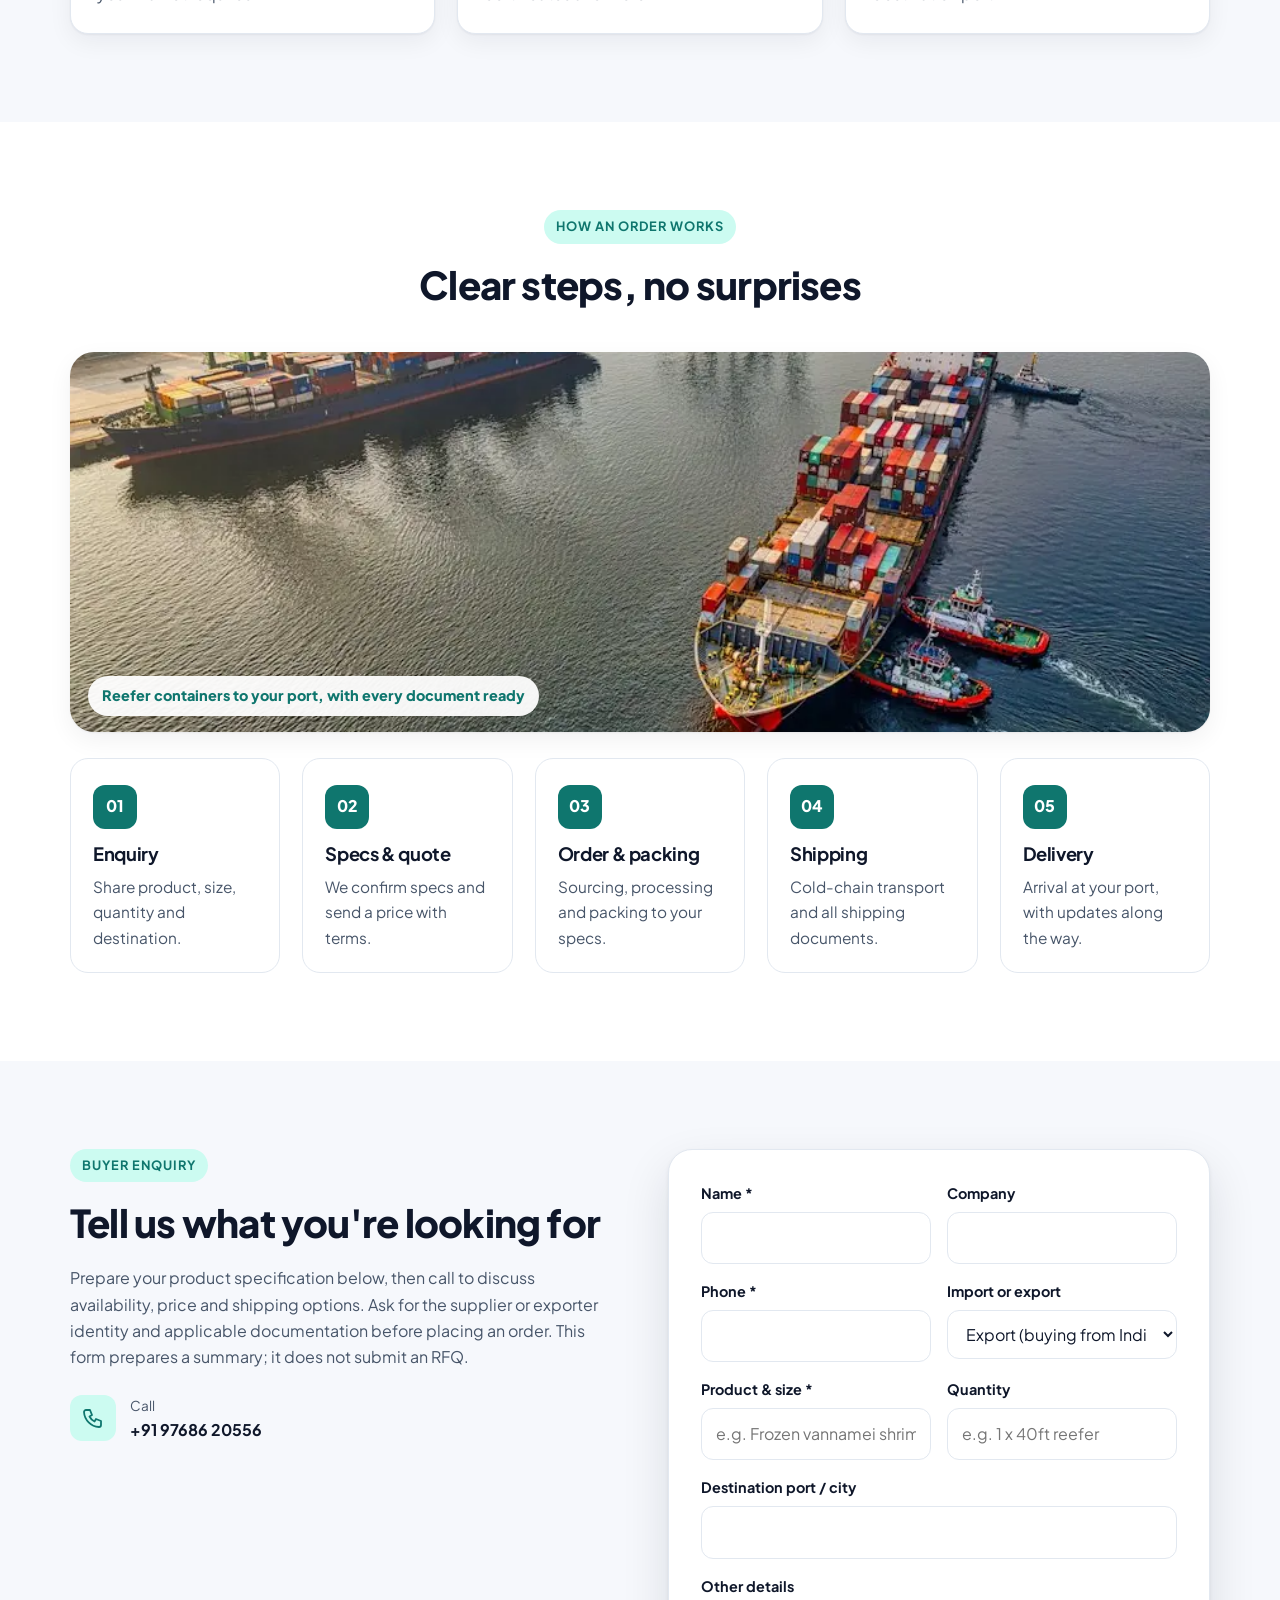
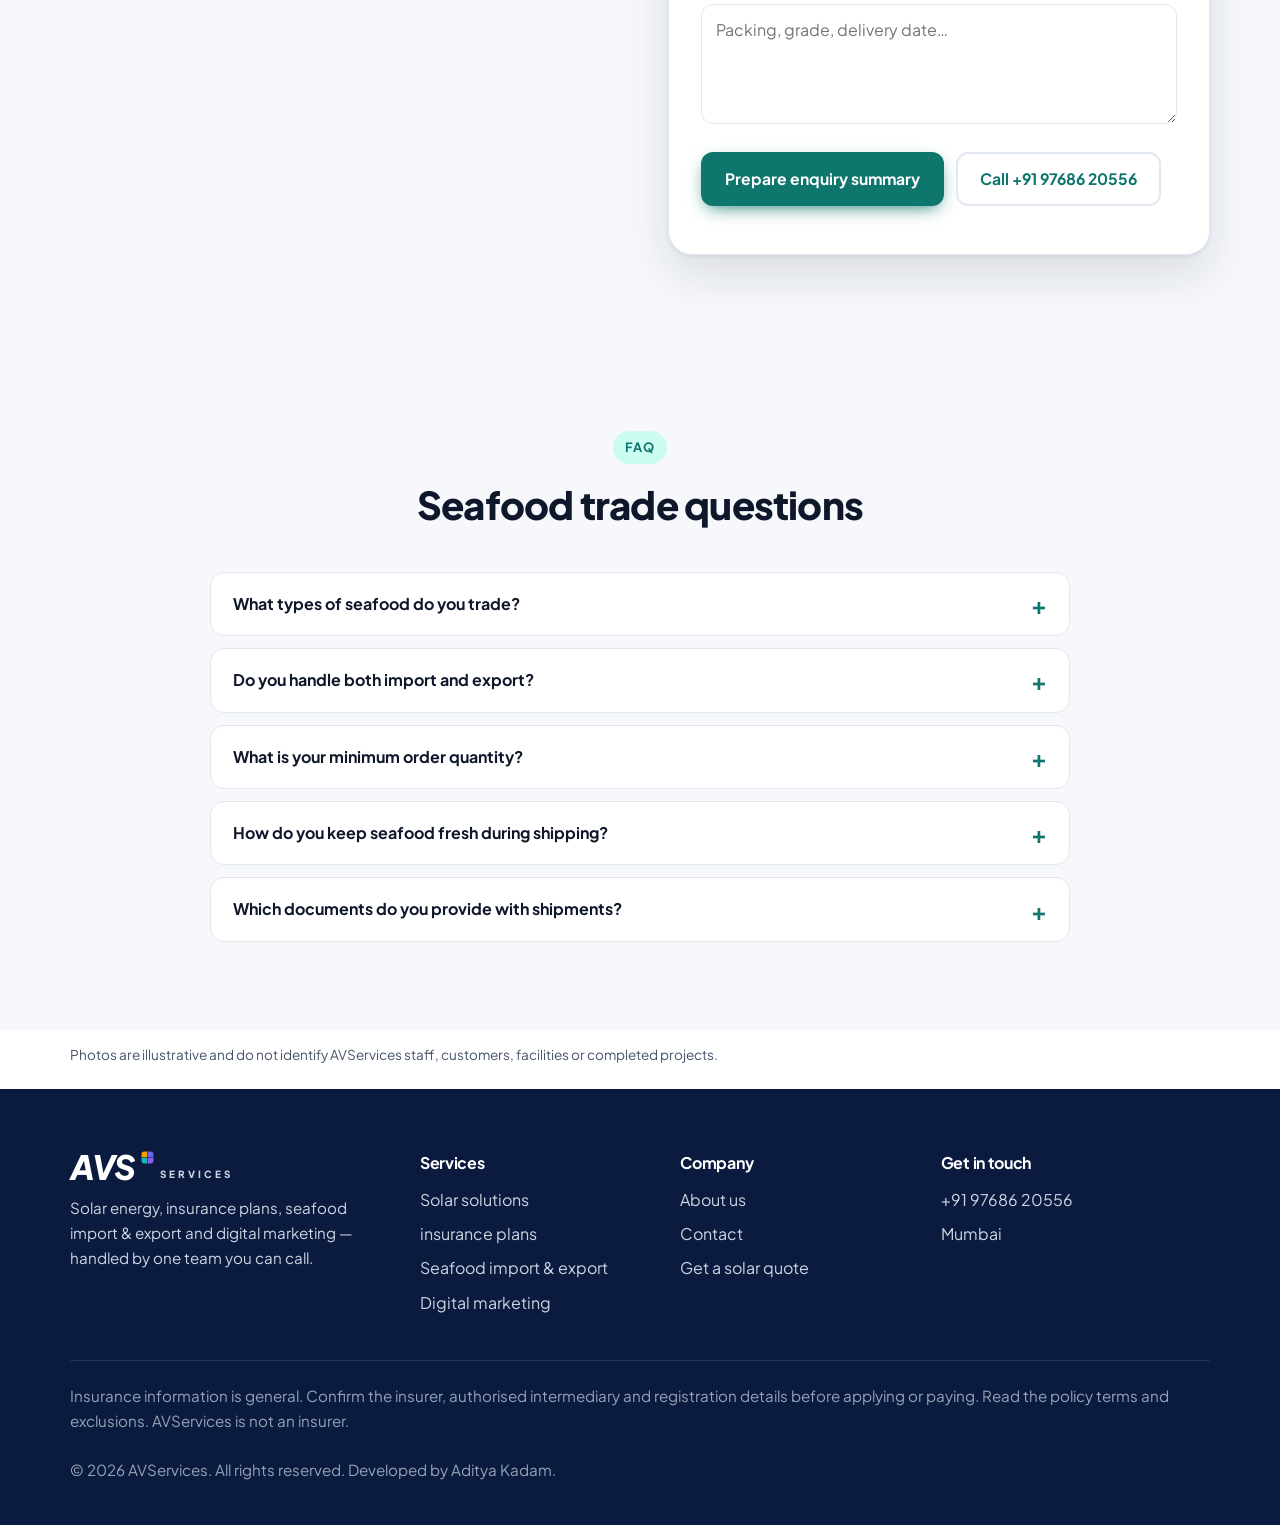
<file: seafood.html>
<!doctype html>
<html lang="en-IN" class="no-js">
<head>
<meta charset="utf-8">
<meta name="viewport" content="width=device-width, initial-scale=1">
<title>Seafood Trade Enquiries: Fish, Shrimp &amp; Squid | AVServices</title>
<meta name="description" content="Prepare a seafood trade enquiry with species, grade, quantity, packing and destination. Ask AVServices to confirm product availability and shipment requirements.">
<link rel="canonical" href="https://avsinfo.in/seafood">
<meta property="og:url" content="https://avsinfo.in/seafood">
<meta name="theme-color" content="#0B1B3F">
<meta property="og:type" content="website">
<meta property="og:site_name" content="AVServices">
<meta property="og:title" content="Seafood Trade Enquiries: Fish, Shrimp &amp; Squid | AVServices">
<meta property="og:description" content="Prepare a seafood trade enquiry with species, grade, quantity, packing and destination. Ask AVServices to confirm product availability and shipment requirements.">
<meta property="og:image" content="https://avsinfo.in/assets/og-image.png">
<meta property="og:image:width" content="1200">
<meta property="og:image:height" content="630">
<meta property="og:image:alt" content="AVServices – Solar, Insurance, Seafood and Digital">
<meta name="twitter:title" content="Seafood Trade Enquiries: Fish, Shrimp &amp; Squid | AVServices">
<meta name="twitter:description" content="Prepare a seafood trade enquiry with species, grade, quantity, packing and destination. Ask AVServices to confirm product availability and shipment requirements.">
<meta name="twitter:card" content="summary_large_image">
<meta name="twitter:image" content="https://avsinfo.in/assets/og-image.png">
<link rel="icon" href="assets/favicon.svg" type="image/svg+xml">
<link rel="icon" href="assets/favicon-48.png" sizes="48x48" type="image/png">
<link rel="icon" href="assets/favicon-32.png" sizes="32x32" type="image/png">
<link rel="apple-touch-icon" href="assets/apple-touch-icon.png">
<link rel="manifest" href="site.webmanifest">
<link rel="preconnect" href="https://fonts.googleapis.com">
<link rel="preconnect" href="https://fonts.gstatic.com" crossorigin>
<link rel="stylesheet" href="https://fonts.googleapis.com/css2?family=Plus+Jakarta+Sans:ital,wght@0,400;0,600;0,700;0,800;1,800&display=swap">
<link rel="stylesheet" href="assets/style.css?v=seo20261102">
<script type="application/ld+json">{"@context": "https://schema.org", "@graph": [{"@type": "Organization", "@id": "https://avsinfo.in/#organization", "name": "AVServices", "alternateName": "AVS", "url": "https://avsinfo.in/", "logo": "https://avsinfo.in/assets/icon-512.png", "telephone": "+919768620556", "address": {"@type": "PostalAddress", "addressLocality": "Mumbai", "addressCountry": "IN"}, "contactPoint": {"@type": "ContactPoint", "telephone": "+919768620556", "contactType": "customer enquiries"}}, {"@type": "WebSite", "@id": "https://avsinfo.in/#website", "url": "https://avsinfo.in/", "name": "AVServices", "publisher": {"@id": "https://avsinfo.in/#organization"}}, {"@type": "WebPage", "@id": "https://avsinfo.in/seafood#webpage", "url": "https://avsinfo.in/seafood", "name": "Seafood Trade Enquiries: Fish, Shrimp & Squid | AVServices", "description": "Prepare a seafood trade enquiry with species, grade, quantity, packing and destination. Ask AVServices to confirm product availability and shipment requirements.", "inLanguage": "en-IN", "isPartOf": {"@id": "https://avsinfo.in/#website"}, "publisher": {"@id": "https://avsinfo.in/#organization"}, "dateModified": "2026-11-02", "mainEntity": {"@id": "https://avsinfo.in/seafood#service"}, "breadcrumb": {"@id": "https://avsinfo.in/seafood#breadcrumb"}}, {"@type": "Service", "@id": "https://avsinfo.in/seafood#service", "url": "https://avsinfo.in/seafood", "name": "Seafood trade enquiries", "serviceType": "Seafood trade enquiries", "description": "Prepare a seafood trade enquiry with species, grade, quantity, packing and destination. Ask AVServices to confirm product availability and shipment requirements.", "provider": {"@id": "https://avsinfo.in/#organization"}}, {"@type": "BreadcrumbList", "@id": "https://avsinfo.in/seafood#breadcrumb", "itemListElement": [{"@type": "ListItem", "position": 1, "name": "Home", "item": "https://avsinfo.in/"}, {"@type": "ListItem", "position": 2, "name": "Seafood", "item": "https://avsinfo.in/seafood"}]}, {"@type": "FAQPage", "@id": "https://avsinfo.in/seafood#faq", "mainEntity": [{"@type": "Question", "name": "What types of seafood do you trade?", "acceptedAnswer": {"@type": "Answer", "text": "Enquire about fresh, frozen or dried fish, shrimp, squid and crab. Product availability and supported specifications must be confirmed for each order. Include the species, size and grade you need."}}, {"@type": "Question", "name": "Do you handle both import and export?", "acceptedAnswer": {"@type": "Answer", "text": "Yes. We source seafood for export to overseas buyers and also import seafood for buyers in India, depending on the order."}}, {"@type": "Question", "name": "What is your minimum order quantity?", "acceptedAnswer": {"@type": "Answer", "text": "It depends on the product and destination. Share your requirement and we will confirm the minimum quantity, packing and price."}}, {"@type": "Question", "name": "How do you keep seafood fresh during shipping?", "acceptedAnswer": {"@type": "Answer", "text": "Frozen products move in a temperature-controlled cold chain, from processing and storage to reefer containers. Fresh and chilled products are packed with ice or gel packs for fast transport."}}, {"@type": "Question", "name": "Which documents do you provide with shipments?", "acceptedAnswer": {"@type": "Answer", "text": "We arrange the documents your shipment needs, such as invoice, packing list, certificate of origin, health certificate and bill of lading, as required by the destination country."}}]}]}</script>
</head>
<body class="theme-sea">
<a class="skip" href="#main">Skip to content</a>
<header class="site-header">
  <div class="container header-row">
    <a class="brand" href="/"><span class="brand-avs">AVS</span><svg class="brand-sq" viewBox="0 0 100 100" aria-hidden="true"><path d="M48 4H26A22 22 0 0 0 4 26V48H48Z" fill="#F59E0B"/><path d="M52 4H74A22 22 0 0 1 96 26V48H52Z" fill="#6366F1"/><path d="M48 96H26A22 22 0 0 1 4 74V52H48Z" fill="#14B8A6"/><path d="M52 96H74A22 22 0 0 0 96 74V52H52Z" fill="#8B5CF6"/></svg><span class="brand-sub">SERVICES</span></a>
    <button class="nav-toggle" aria-label="Open menu" aria-expanded="false" aria-controls="nav"><svg class="ico" viewBox="0 0 24 24" aria-hidden="true"><path d="M4 6h16M4 12h16M4 18h16"/></svg></button>
    <nav class="nav" id="nav" aria-label="Main">
        <a href="/">Home</a>
        <a href="/solar">Solar</a>
        <a href="/insurance">Insurance</a>
        <a href="/seafood" aria-current="page">Seafood</a>
        <a href="/digital-marketing">Digital Marketing</a>
        <a href="/about">About</a>
        <a class="btn btn-primary" href="/contact">Contact us</a>
    </nav>
  </div>
</header>
<main id="main">
<section class="hero has-photo">
  <div class="hero-bg"><img src="assets/img/sea-hero.webp" srcset="assets/img/sea-hero-sm.webp 820w, assets/img/sea-hero.webp 1400w" sizes="100vw" alt="" width="1400" height="1050" fetchpriority="high"></div>
  <div class="container hero-grid">
    <div>
      <nav class="crumbs" aria-label="Breadcrumb"><a href="/">Home</a> / Seafood</nav>
      <span class="eyebrow"><span class="dot"></span>Seafood import &amp; export</span>
      <h1>Seafood trade, from <span class="hl">catch to container</span>.</h1>
      <p class="lead">AVServices sources, packs and ships all types of fish and seafood — fresh, frozen and dried — with the cold chain and paperwork taken care of.</p>
      <div class="btn-row"><a class="btn btn-primary" href="#enquiry">Send a buyer enquiry <svg class="ico" viewBox="0 0 24 24" aria-hidden="true"><path d="M5 12h14M13 6l6 6-6 6"/></svg></a><a class="btn btn-ghost" href="#products">See products</a></div>
    </div>
    <div class="glass hero-card reveal">
      <div class="big-ico"><svg class="ico" viewBox="0 0 24 24" aria-hidden="true"><path d="M2 15h20l-2.5 5h-15z"/><path d="M5 15V9h14v6M9 9V5h6v4"/></svg></div>
      <h2>What we handle</h2>
      <ul class="ticks"><li><svg class="ico" viewBox="0 0 24 24" aria-hidden="true"><path d="M5 12l5 5 9-10"/></svg><span>Sourcing to your species, size and grade</span></li><li><svg class="ico" viewBox="0 0 24 24" aria-hidden="true"><path d="M5 12l5 5 9-10"/></svg><span>Cold-chain storage and reefer shipping</span></li><li><svg class="ico" viewBox="0 0 24 24" aria-hidden="true"><path d="M5 12l5 5 9-10"/></svg><span>Packing and labelling to buyer specs</span></li><li><svg class="ico" viewBox="0 0 24 24" aria-hidden="true"><path d="M5 12l5 5 9-10"/></svg><span>Export and import documentation</span></li></ul>
    </div>
  </div>
</section>
<section class="answer-section" aria-labelledby="quick-answer"><div class="container"><div class="answer-panel"><h2 id="quick-answer">What belongs in a seafood buyer enquiry?</h2><p>Specify the species, fresh/frozen/dried form, size or grade, quantity, packing and destination. Availability, minimum order, shipping terms and applicable documents must be confirmed for the actual order.</p><nav class="answer-links" aria-label="Page shortcuts"><a href="#products">Product categories</a><a href="#enquiry">Prepare a buyer enquiry</a><a href="#faq">Common questions</a></nav></div></div></section>

<section class="section" id="products">
  <div class="container">
    <div class="section-head reveal">
      <span class="eyebrow">Products</span>
      <h2>All types of fish and seafood</h2>
      <p>Tell us what you need. If it swims, we can source it. Tap a product to see how we handle it.</p>
    </div>
    <nav class="plan-nav reveal" aria-label="Products"><a href="#fresh"><svg class="ico" viewBox="0 0 24 24" aria-hidden="true"><path d="M2 12c3-5 9-6.5 13.5-3L21 6v12l-5.5-3C11 18.5 5 17 2 12z"/><circle cx="7.5" cy="11" r=".9"/></svg><span>Fresh &amp; chilled fish</span></a><a href="#frozen"><svg class="ico" viewBox="0 0 24 24" aria-hidden="true"><path d="M12 2v20M3.3 7l17.4 10M3.3 17L20.7 7"/><path d="M9.5 4L12 6l2.5-2M9.5 20l2.5-2 2.5 2"/></svg><span>Frozen fish</span></a><a href="#dried"><svg class="ico" viewBox="0 0 24 24" aria-hidden="true"><circle cx="12" cy="12" r="4"/><path d="M12 2v2M12 20v2M4.9 4.9l1.4 1.4M17.7 17.7l1.4 1.4M2 12h2M20 12h2M4.9 19.1l1.4-1.4M17.7 6.3l1.4-1.4"/></svg><span>Dried fish</span></a><a href="#shrimp"><svg class="ico" viewBox="0 0 24 24" aria-hidden="true"><path d="M6 5c7 0 12 4 12 9a6 6 0 0 1-6 6H9"/><path d="M9 20l-3 1.5M9 20l-3-1.5M6 5L3 3M10 5.5L8 3M10 10h4M12 14h3"/></svg><span>Shrimp &amp; prawns</span></a><a href="#squid"><svg class="ico" viewBox="0 0 24 24" aria-hidden="true"><path d="M12 3c3 0 5 3 5 6v4H7V9c0-3 2-6 5-6z"/><path d="M8 13v5M10.5 13v7M13.5 13v7M16 13v5"/></svg><span>Squid &amp; cuttlefish</span></a><a href="#crab"><svg class="ico" viewBox="0 0 24 24" aria-hidden="true"><ellipse cx="12" cy="14" rx="6" ry="4"/><path d="M6 13L3 10l1-4 2 3M18 13l3-3-1-4-2 3M8 18l-2 3M16 18l2 3M10 10V8M14 10V8"/></svg><span>Crab &amp; more</span></a></nav>
    <div class="plan-rows">
    <article class="plan-row" id="fresh">
      <div class="plan-photo reveal">
        <img src="assets/img/sea-fresh.webp" alt="Fresh whole fish laid out on crushed ice" width="1000" height="750" loading="lazy">
        <span class="plan-num">01</span>
        <span class="plan-chip"><span class="chip"><svg class="ico" viewBox="0 0 24 24" aria-hidden="true"><path d="M2 12c3-5 9-6.5 13.5-3L21 6v12l-5.5-3C11 18.5 5 17 2 12z"/><circle cx="7.5" cy="11" r=".9"/></svg></span>Caught today, iced today</span>
      </div>
      <div class="plan-body">
        <span class="eyebrow reveal">Fresh &amp; chilled fish</span>
        <h2 class="reveal">Daily-caught fish, iced straight away and packed for fast delivery.</h2>
        <figure class="viz-card reveal">
          <svg viewBox="0 0 420 210" role="img" aria-label="Fresh fish: caught, iced, packed and sent fast on ice"><line class="track" x1="55" y1="80" x2="385" y2="80"/><line class="track-on" x1="55" y1="80" x2="385" y2="80" pathLength="100"/><g class="hn" style="--d:0s"><circle cx="55" cy="80" r="27"/><svg class="vi" x="43.0" y="68.0" width="24" height="24" viewBox="0 0 24 24"><path d="M2 12c3-5 9-6.5 13.5-3L21 6v12l-5.5-3C11 18.5 5 17 2 12z"/><circle cx="7.5" cy="11" r=".9"/></svg><text x="55" y="128">Caught</text></g><g class="hn" style="--d:1s"><circle cx="165" cy="80" r="27"/><svg class="vi" x="153.0" y="68.0" width="24" height="24" viewBox="0 0 24 24"><path d="M12 2v20M3.3 7l17.4 10M3.3 17L20.7 7"/><path d="M9.5 4L12 6l2.5-2M9.5 20l2.5-2 2.5 2"/></svg><text x="165" y="128">Iced</text></g><g class="hn" style="--d:2s"><circle cx="275" cy="80" r="27"/><svg class="vi" x="263.0" y="68.0" width="24" height="24" viewBox="0 0 24 24"><path d="M3 7l9-4 9 4v10l-9 4-9-4z"/><path d="M3 7l9 4 9-4M12 11v10"/></svg><text x="275" y="128">Packed</text></g><g class="hn" style="--d:3s"><circle cx="385" cy="80" r="27"/><svg class="vi" x="373.0" y="68.0" width="24" height="24" viewBox="0 0 24 24"><path d="M2 15h20l-2.5 5h-15z"/><path d="M5 15V9h14v6M9 9V5h6v4"/></svg><text x="385" y="128"><tspan x="385">Sent</tspan><tspan x="385" dy="15">fast</tspan></text></g><circle class="dot" cx="55" cy="80" r="7"/><rect class="note" x="50" y="162" width="320" height="34" rx="17"/><text class="nt" x="210" y="184">Kept on ice at 0–4 °C all the way</text></svg>
          <figcaption><svg class="ico" viewBox="0 0 24 24" aria-hidden="true"><circle cx="12" cy="12" r="9"/><path d="M12 11v6M12 7.5v.5"/></svg><span>Fish go on ice right after landing and stay chilled through packing and transport, so they reach you fresh.</span></figcaption>
        </figure>
        <ul class="ticks reveal"><li><svg class="ico" viewBox="0 0 24 24" aria-hidden="true"><path d="M5 12l5 5 9-10"/></svg><span>Whole, gutted or cut to your spec</span></li><li><svg class="ico" viewBox="0 0 24 24" aria-hidden="true"><path d="M5 12l5 5 9-10"/></svg><span>Graded by species and size</span></li><li><svg class="ico" viewBox="0 0 24 24" aria-hidden="true"><path d="M5 12l5 5 9-10"/></svg><span>Fast air or road dispatch</span></li></ul>
      </div>
    </article>
    <article class="plan-row" id="frozen">
      <div class="plan-photo reveal">
        <img src="assets/img/sea-frozen.webp" alt="Whole fish packed in ice" width="1000" height="750" loading="lazy">
        <span class="plan-num">02</span>
        <span class="plan-chip"><span class="chip"><svg class="ico" viewBox="0 0 24 24" aria-hidden="true"><path d="M12 2v20M3.3 7l17.4 10M3.3 17L20.7 7"/><path d="M9.5 4L12 6l2.5-2M9.5 20l2.5-2 2.5 2"/></svg></span>Unbroken cold chain</span>
      </div>
      <div class="plan-body">
        <span class="eyebrow reveal">Frozen fish</span>
        <h2 class="reveal">Whole, gutted, steaks and fillets, blast or plate frozen.</h2>
        <figure class="viz-card reveal">
          <svg viewBox="0 0 420 210" role="img" aria-label="Frozen fish moves through blast freezing, cold storage and reefer containers to your port"><line class="track" x1="55" y1="80" x2="385" y2="80"/><line class="track-on" x1="55" y1="80" x2="385" y2="80" pathLength="100"/><g class="hn" style="--d:0s"><circle cx="55" cy="80" r="27"/><svg class="vi" x="43.0" y="68.0" width="24" height="24" viewBox="0 0 24 24"><path d="M12 2v20M3.3 7l17.4 10M3.3 17L20.7 7"/><path d="M9.5 4L12 6l2.5-2M9.5 20l2.5-2 2.5 2"/></svg><text x="55" y="128"><tspan x="55">Blast</tspan><tspan x="55" dy="15">frozen</tspan></text></g><g class="hn" style="--d:1s"><circle cx="165" cy="80" r="27"/><svg class="vi" x="153.0" y="68.0" width="24" height="24" viewBox="0 0 24 24"><path d="M3 7l9-4 9 4v10l-9 4-9-4z"/><path d="M3 7l9 4 9-4M12 11v10"/></svg><text x="165" y="128"><tspan x="165">Cold</tspan><tspan x="165" dy="15">store</tspan></text></g><g class="hn" style="--d:2s"><circle cx="275" cy="80" r="27"/><svg class="vi" x="263.0" y="68.0" width="24" height="24" viewBox="0 0 24 24"><path d="M2 15h20l-2.5 5h-15z"/><path d="M5 15V9h14v6M9 9V5h6v4"/></svg><text x="275" y="128"><tspan x="275">Reefer</tspan><tspan x="275" dy="15">container</tspan></text></g><g class="hn" style="--d:3s"><circle cx="385" cy="80" r="27"/><svg class="vi" x="373.0" y="68.0" width="24" height="24" viewBox="0 0 24 24"><path d="M12 21s-7-6-7-11a7 7 0 0 1 14 0c0 5-7 11-7 11z"/><circle cx="12" cy="10" r="2.5"/></svg><text x="385" y="128"><tspan x="385">Your</tspan><tspan x="385" dy="15">port</tspan></text></g><circle class="dot" cx="55" cy="80" r="7"/><rect class="note" x="50" y="162" width="320" height="34" rx="17"/><text class="nt" x="210" y="184">Held at −18 °C or colder, door to door</text></svg>
          <figcaption><svg class="ico" viewBox="0 0 24 24" aria-hidden="true"><circle cx="12" cy="12" r="9"/><path d="M12 11v6M12 7.5v.5"/></svg><span>Fish are frozen quickly to lock in quality, then kept frozen in cold storage and reefer containers until your port.</span></figcaption>
        </figure>
        <ul class="ticks reveal"><li><svg class="ico" viewBox="0 0 24 24" aria-hidden="true"><path d="M5 12l5 5 9-10"/></svg><span>IQF, block or plate frozen</span></li><li><svg class="ico" viewBox="0 0 24 24" aria-hidden="true"><path d="M5 12l5 5 9-10"/></svg><span>Glazing and packing to buyer specs</span></li><li><svg class="ico" viewBox="0 0 24 24" aria-hidden="true"><path d="M5 12l5 5 9-10"/></svg><span>Temperature kept steady door to door</span></li></ul>
      </div>
    </article>
    <article class="plan-row" id="dried">
      <div class="plan-photo reveal">
        <img src="assets/img/sea-dried.webp" alt="A stack of sun-dried fish" width="1000" height="750" loading="lazy">
        <span class="plan-num">03</span>
        <span class="plan-chip"><span class="chip"><svg class="ico" viewBox="0 0 24 24" aria-hidden="true"><circle cx="12" cy="12" r="4"/><path d="M12 2v2M12 20v2M4.9 4.9l1.4 1.4M17.7 17.7l1.4 1.4M2 12h2M20 12h2M4.9 19.1l1.4-1.4M17.7 6.3l1.4-1.4"/></svg></span>Sun-dried, packed dry</span>
      </div>
      <div class="plan-body">
        <span class="eyebrow reveal">Dried fish</span>
        <h2 class="reveal">Sun-dried and salted fish, packed to stay dry in transit.</h2>
        <figure class="viz-card reveal">
          <svg viewBox="0 0 420 210" role="img" aria-label="Fish dry on racks in the sun while moisture leaves, then are packed dry"><g class="mini-sun2" transform="translate(56 64)"><g class="rays"><path d="M0 -30 V-22" transform="rotate(0)"/><path d="M0 -30 V-22" transform="rotate(45)"/><path d="M0 -30 V-22" transform="rotate(90)"/><path d="M0 -30 V-22" transform="rotate(135)"/><path d="M0 -30 V-22" transform="rotate(180)"/><path d="M0 -30 V-22" transform="rotate(225)"/><path d="M0 -30 V-22" transform="rotate(270)"/><path d="M0 -30 V-22" transform="rotate(315)"/></g><circle r="16"/></g><line class="rack" x1="120" y1="52" x2="320" y2="52"/><line class="rack thin" x1="150" y1="52" x2="150" y2="61"/><line class="rack thin" x1="196" y1="52" x2="196" y2="61"/><line class="rack thin" x1="242" y1="52" x2="242" y2="61"/><line class="rack thin" x1="288" y1="52" x2="288" y2="61"/><g transform="translate(150 70)"><path class="dfish" d="M-14 0 C-8 -9 6 -9 12 0 C6 9 -8 9 -14 0Z M12 0 L20 -7 V7Z"/></g><g transform="translate(196 70)"><path class="dfish" d="M-14 0 C-8 -9 6 -9 12 0 C6 9 -8 9 -14 0Z M12 0 L20 -7 V7Z"/></g><g transform="translate(242 70)"><path class="dfish" d="M-14 0 C-8 -9 6 -9 12 0 C6 9 -8 9 -14 0Z M12 0 L20 -7 V7Z"/></g><g transform="translate(288 70)"><path class="dfish" d="M-14 0 C-8 -9 6 -9 12 0 C6 9 -8 9 -14 0Z M12 0 L20 -7 V7Z"/></g><circle class="drop" cx="150" cy="92" r="3.5" style="--d:0.0s"/><circle class="drop" cx="196" cy="92" r="3.5" style="--d:0.5s"/><circle class="drop" cx="242" cy="92" r="3.5" style="--d:1.0s"/><circle class="drop" cx="288" cy="92" r="3.5" style="--d:1.5s"/><text x="56" y="112">Sun</text><text x="220" y="128">Drying racks</text><rect class="mbar" x="340" y="40" width="34" height="100" rx="10"/><rect class="mfill" x="340" y="40" width="34" height="100" rx="10"/><text x="357" y="160">Moisture</text><rect class="note" x="50" y="170" width="320" height="30" rx="15"/><text class="nt" x="210" y="190">Dried, then packed to stay dry in transit</text></svg>
          <figcaption><svg class="ico" viewBox="0 0 24 24" aria-hidden="true"><circle cx="12" cy="12" r="9"/><path d="M12 11v6M12 7.5v.5"/></svg><span>Fish are cleaned, salted if needed and dried on racks until the moisture is low, then packed to keep moisture out.</span></figcaption>
        </figure>
        <ul class="ticks reveal"><li><svg class="ico" viewBox="0 0 24 24" aria-hidden="true"><path d="M5 12l5 5 9-10"/></svg><span>Salted or unsalted</span></li><li><svg class="ico" viewBox="0 0 24 24" aria-hidden="true"><path d="M5 12l5 5 9-10"/></svg><span>Whole or split</span></li><li><svg class="ico" viewBox="0 0 24 24" aria-hidden="true"><path d="M5 12l5 5 9-10"/></svg><span>Moisture-proof packing</span></li></ul>
      </div>
    </article>
    <article class="plan-row" id="shrimp">
      <div class="plan-photo reveal">
        <img src="assets/img/sea-shrimp.webp" alt="Shrimp laid out on ice" width="900" height="1348" loading="lazy">
        <span class="plan-num">04</span>
        <span class="plan-chip"><span class="chip"><svg class="ico" viewBox="0 0 24 24" aria-hidden="true"><path d="M6 5c7 0 12 4 12 9a6 6 0 0 1-6 6H9"/><path d="M9 20l-3 1.5M9 20l-3-1.5M6 5L3 3M10 5.5L8 3M10 10h4M12 14h3"/></svg></span>Every size and count</span>
      </div>
      <div class="plan-body">
        <span class="eyebrow reveal">Shrimp &amp; prawns</span>
        <h2 class="reveal">Raw or cooked, head-on, headless and peeled, in all sizes.</h2>
        <figure class="viz-card reveal">
          <svg viewBox="0 0 420 210" role="img" aria-label="Shrimp size grades: lower count means bigger shrimp"><g class="sh" style="--d:0.00s"><g transform="translate(62 72) scale(1.25)"><path class="shr" d="M-22 -6 C-10 -26 20 -22 24 2 C26 16 12 26 0 22 C10 16 12 6 4 2 C-4 -2 -14 0 -22 -6Z"/><path class="shl" d="M-22 -6 L-34 -14 M-22 -6 L-34 -2"/></g><text x="62" y="122">16/20</text></g><g class="sh" style="--d:0.35s"><g transform="translate(160 72) scale(1.05)"><path class="shr" d="M-22 -6 C-10 -26 20 -22 24 2 C26 16 12 26 0 22 C10 16 12 6 4 2 C-4 -2 -14 0 -22 -6Z"/><path class="shl" d="M-22 -6 L-34 -14 M-22 -6 L-34 -2"/></g><text x="160" y="122">21/25</text></g><g class="sh" style="--d:0.70s"><g transform="translate(258 72) scale(0.85)"><path class="shr" d="M-22 -6 C-10 -26 20 -22 24 2 C26 16 12 26 0 22 C10 16 12 6 4 2 C-4 -2 -14 0 -22 -6Z"/><path class="shl" d="M-22 -6 L-34 -14 M-22 -6 L-34 -2"/></g><text x="258" y="122">31/40</text></g><g class="sh" style="--d:1.05s"><g transform="translate(356 72) scale(0.65)"><path class="shr" d="M-22 -6 C-10 -26 20 -22 24 2 C26 16 12 26 0 22 C10 16 12 6 4 2 C-4 -2 -14 0 -22 -6Z"/><path class="shl" d="M-22 -6 L-34 -14 M-22 -6 L-34 -2"/></g><text x="356" y="122">51/60</text></g><path class="arr" d="M40 138 H380"/><path class="arrh" d="M374 131 L382 138 L374 145"/><text class="st2" x="62" y="157">Bigger</text><text class="st2" x="356" y="157">Smaller</text><rect class="note" x="40" y="168" width="340" height="32" rx="16"/><text class="nt" x="210" y="189">Count = pieces per pound. Lower count, bigger shrimp</text></svg>
          <figcaption><svg class="ico" viewBox="0 0 24 24" aria-hidden="true"><circle cx="12" cy="12" r="9"/><path d="M12 11v6M12 7.5v.5"/></svg><span>Shrimp are sold by count: how many pieces make up a pound. Tell us the count, form and packing you need.</span></figcaption>
        </figure>
        <ul class="ticks reveal"><li><svg class="ico" viewBox="0 0 24 24" aria-hidden="true"><path d="M5 12l5 5 9-10"/></svg><span>Head-on, headless, peeled or deveined</span></li><li><svg class="ico" viewBox="0 0 24 24" aria-hidden="true"><path d="M5 12l5 5 9-10"/></svg><span>Raw or cooked</span></li><li><svg class="ico" viewBox="0 0 24 24" aria-hidden="true"><path d="M5 12l5 5 9-10"/></svg><span>Vannamei, black tiger and more</span></li></ul>
      </div>
    </article>
    <article class="plan-row" id="squid">
      <div class="plan-photo reveal">
        <img src="assets/img/sea-squid.webp" alt="A pile of fresh whole squid" width="1000" height="750" loading="lazy">
        <span class="plan-num">05</span>
        <span class="plan-chip"><span class="chip"><svg class="ico" viewBox="0 0 24 24" aria-hidden="true"><path d="M12 3c3 0 5 3 5 6v4H7V9c0-3 2-6 5-6z"/><path d="M8 13v5M10.5 13v7M13.5 13v7M16 13v5"/></svg></span>Whole to rings</span>
      </div>
      <div class="plan-body">
        <span class="eyebrow reveal">Squid &amp; cuttlefish</span>
        <h2 class="reveal">Whole, cleaned, tubes and rings.</h2>
        <figure class="viz-card reveal">
          <svg viewBox="0 0 420 210" role="img" aria-label="Squid is supplied whole, cleaned, as tubes or as rings"><line class="track" x1="55" y1="80" x2="385" y2="80"/><line class="track-on" x1="55" y1="80" x2="385" y2="80" pathLength="100"/><g class="hn" style="--d:0s"><circle cx="55" cy="80" r="27"/><svg class="vi" x="43.0" y="68.0" width="24" height="24" viewBox="0 0 24 24"><path d="M12 3c3 0 5 3 5 6v4H7V9c0-3 2-6 5-6z"/><path d="M8 13v5M10.5 13v7M13.5 13v7M16 13v5"/></svg><text x="55" y="128">Whole</text></g><g class="hn" style="--d:1s"><circle cx="165" cy="80" r="27"/><svg class="vi" x="153.0" y="68.0" width="24" height="24" viewBox="0 0 24 24"><path d="M12 3s6 6.5 6 11a6 6 0 0 1-12 0c0-4.5 6-11 6-11z"/></svg><text x="165" y="128">Cleaned</text></g><g class="hn" style="--d:2s"><circle cx="275" cy="80" r="27"/><svg class="vi" x="263.0" y="68.0" width="24" height="24" viewBox="0 0 24 24"><rect x="8" y="3" width="8" height="18" rx="4"/><path d="M10 7h4"/></svg><text x="275" y="128">Tubes</text></g><g class="hn" style="--d:3s"><circle cx="385" cy="80" r="27"/><svg class="vi" x="373.0" y="68.0" width="24" height="24" viewBox="0 0 24 24"><circle cx="8" cy="9" r="4"/><circle cx="16" cy="9" r="4"/><circle cx="12" cy="16" r="4"/></svg><text x="385" y="128">Rings</text></g><circle class="dot" cx="55" cy="80" r="7"/><rect class="note" x="50" y="162" width="320" height="34" rx="17"/><text class="nt" x="210" y="184">Packed by form and size, IQF or block frozen</text></svg>
          <figcaption><svg class="ico" viewBox="0 0 24 24" aria-hidden="true"><circle cx="12" cy="12" r="9"/><path d="M12 11v6M12 7.5v.5"/></svg><span>Squid and cuttlefish are supplied in the form you sell: whole, cleaned, as tubes or cut into rings.</span></figcaption>
        </figure>
        <ul class="ticks reveal"><li><svg class="ico" viewBox="0 0 24 24" aria-hidden="true"><path d="M5 12l5 5 9-10"/></svg><span>Squid and cuttlefish</span></li><li><svg class="ico" viewBox="0 0 24 24" aria-hidden="true"><path d="M5 12l5 5 9-10"/></svg><span>Graded by size</span></li><li><svg class="ico" viewBox="0 0 24 24" aria-hidden="true"><path d="M5 12l5 5 9-10"/></svg><span>Packed to your carton and label</span></li></ul>
      </div>
    </article>
    <article class="plan-row" id="crab">
      <div class="plan-photo reveal">
        <img src="assets/img/sea-crab.webp" alt="Crabs laid out on ice at a market" width="1000" height="750" loading="lazy">
        <span class="plan-num">06</span>
        <span class="plan-chip"><span class="chip"><svg class="ico" viewBox="0 0 24 24" aria-hidden="true"><ellipse cx="12" cy="14" rx="6" ry="4"/><path d="M6 13L3 10l1-4 2 3M18 13l3-3-1-4-2 3M8 18l-2 3M16 18l2 3M10 10V8M14 10V8"/></svg></span>Shellfish on request</span>
      </div>
      <div class="plan-body">
        <span class="eyebrow reveal">Crab &amp; more</span>
        <h2 class="reveal">Crab, lobster and other shellfish on request.</h2>
        <figure class="viz-card reveal">
          <svg viewBox="0 0 420 210" role="img" aria-label="Crab and other shellfish in several forms, on request"><defs><linearGradient id="gCrab" x1="0" y1="0" x2="0" y2="1"><stop offset="0" style="stop-color:var(--v-mid)"/><stop offset="1" style="stop-color:var(--v-dark)"/></linearGradient></defs><path class="wire" d="M210 98 L72 44"/><path class="flow" d="M210 98 L72 44"/><path class="wire" d="M210 98 L348 44"/><path class="flow" d="M210 98 L348 44"/><path class="wire" d="M210 98 L72 150"/><path class="flow" d="M210 98 L72 150"/><path class="wire" d="M210 98 L348 150"/><path class="flow" d="M210 98 L348 150"/><circle class="prem" cx="210" cy="98" r="40" fill="url(#gCrab)"/><svg class="vi light" x="193.0" y="75.0" width="34" height="34" viewBox="0 0 24 24"><ellipse cx="12" cy="14" rx="6" ry="4"/><path d="M6 13L3 10l1-4 2 3M18 13l3-3-1-4-2 3M8 18l-2 3M16 18l2 3M10 10V8M14 10V8"/></svg><text class="tw" x="210" y="124">On request</text><g class="opt" style="--d:0.0s"><rect class="pill" x="12" y="29" width="120" height="30" rx="15"/><text class="tw" x="72" y="49">Whole raw</text></g><g class="opt" style="--d:0.5s"><rect class="pill" x="288" y="29" width="120" height="30" rx="15"/><text class="tw" x="348" y="49">Whole cooked</text></g><g class="opt" style="--d:1.0s"><rect class="pill" x="12" y="135" width="120" height="30" rx="15"/><text class="tw" x="72" y="155">Cut &amp; claws</text></g><g class="opt" style="--d:1.5s"><rect class="pill" x="288" y="135" width="120" height="30" rx="15"/><text class="tw" x="348" y="155">Lobster &amp; more</text></g></svg>
          <figcaption><svg class="ico" viewBox="0 0 24 24" aria-hidden="true"><circle cx="12" cy="12" r="9"/><path d="M12 11v6M12 7.5v.5"/></svg><span>Tell us the species, form and size. We source crab, lobster and other shellfish to match your order.</span></figcaption>
        </figure>
        <ul class="ticks reveal"><li><svg class="ico" viewBox="0 0 24 24" aria-hidden="true"><path d="M5 12l5 5 9-10"/></svg><span>Whole raw or cooked</span></li><li><svg class="ico" viewBox="0 0 24 24" aria-hidden="true"><path d="M5 12l5 5 9-10"/></svg><span>Cut crab and claws</span></li><li><svg class="ico" viewBox="0 0 24 24" aria-hidden="true"><path d="M5 12l5 5 9-10"/></svg><span>Lobster and other shellfish</span></li></ul>
      </div>
    </article>
    </div>
  </div>
</section>

<section class="section soft">
  <div class="container">
    <div class="section-head center reveal">
      <span class="eyebrow">Services</span>
      <h2>Everything between the harbour and your warehouse</h2>
    </div>
    <div class="grid grid-3">
      <article class="card reveal ">
        <div class="chip"><svg class="ico" viewBox="0 0 24 24" aria-hidden="true"><circle cx="12" cy="12" r="9"/><circle cx="12" cy="12" r="5"/><circle cx="12" cy="12" r="1"/></svg></div>
        <h3>Sourcing</h3>
        <p>Direct buying from harbours, processors and farms, to your specs.</p>
      </article>
      <article class="card reveal ">
        <div class="chip"><svg class="ico" viewBox="0 0 24 24" aria-hidden="true"><path d="M12 3v18M6 21h12M5 7h14M5 7l-3 7a3 3 0 0 0 6 0zM19 7l-3 7a3 3 0 0 0 6 0z"/></svg></div>
        <h3>Grading &amp; quality checks</h3>
        <p>Checks for size, freshness and grade before packing.</p>
      </article>
      <article class="card reveal ">
        <div class="chip"><svg class="ico" viewBox="0 0 24 24" aria-hidden="true"><path d="M12 2v20M3.3 7l17.4 10M3.3 17L20.7 7"/><path d="M9.5 4L12 6l2.5-2M9.5 20l2.5-2 2.5 2"/></svg></div>
        <h3>Cold chain</h3>
        <p>Temperature-controlled storage and transport at every step.</p>
      </article>
      <article class="card reveal ">
        <div class="chip"><svg class="ico" viewBox="0 0 24 24" aria-hidden="true"><path d="M3 7l9-4 9 4v10l-9 4-9-4z"/><path d="M3 7l9 4 9-4M12 11v10"/></svg></div>
        <h3>Packing &amp; labelling</h3>
        <p>Cartons, master cartons and labels as your market requires.</p>
      </article>
      <article class="card reveal ">
        <div class="chip"><svg class="ico" viewBox="0 0 24 24" aria-hidden="true"><path d="M14 3H6a2 2 0 0 0-2 2v14a2 2 0 0 0 2 2h12a2 2 0 0 0 2-2V9z"/><path d="M14 3v6h6M8 13h8M8 17h5"/></svg></div>
        <h3>Documentation</h3>
        <p>Invoices, packing lists, origin and health certificates and more.</p>
      </article>
      <article class="card reveal ">
        <div class="chip"><svg class="ico" viewBox="0 0 24 24" aria-hidden="true"><circle cx="12" cy="12" r="9"/><path d="M3 12h18M12 3c3 3 3 15 0 18M12 3c-3 3-3 15 0 18"/></svg></div>
        <h3>Logistics</h3>
        <p>Sea and air freight booking to your destination port.</p>
      </article>
    </div>
  </div>
</section>

<section class="section">
  <div class="container">
    <div class="section-head center reveal">
      <span class="eyebrow">How an order works</span>
      <h2>Clear steps, no surprises</h2>
    </div>
    <div class="port-band reveal"><img src="assets/img/sea-port.webp" alt="A container ship at a busy cargo port" width="900" height="601" loading="lazy"><span>Reefer containers to your port, with every document ready</span></div>
    <div class="steps">
      <div class="step reveal"><h3>Enquiry</h3><p>Share product, size, quantity and destination.</p></div>
      <div class="step reveal"><h3>Specs &amp; quote</h3><p>We confirm specs and send a price with terms.</p></div>
      <div class="step reveal"><h3>Order &amp; packing</h3><p>Sourcing, processing and packing to your specs.</p></div>
      <div class="step reveal"><h3>Shipping</h3><p>Cold-chain transport and all shipping documents.</p></div>
      <div class="step reveal"><h3>Delivery</h3><p>Arrival at your port, with updates along the way.</p></div>
    </div>
  </div>
</section>

<section class="section soft" id="enquiry">
  <div class="container split" style="align-items:start">
    <div class="reveal">
      <span class="eyebrow">Buyer enquiry</span>
      <h2>Tell us what you're looking for</h2>
      <p style="color:var(--muted)">Prepare your product specification below, then call to discuss availability, price and shipping options. Ask for the supplier or exporter identity and applicable documentation before placing an order. This form prepares a summary; it does not submit an RFQ.</p>
      <ul class="contact-list" style="margin-top:24px">
        <li><span class="chip"><svg class="ico" viewBox="0 0 24 24" aria-hidden="true"><path d="M5 4h4l2 5-2.5 1.5a11 11 0 0 0 5 5L15 13l5 2v4a2 2 0 0 1-2 2A16 16 0 0 1 3 6a2 2 0 0 1 2-2z"/></svg></span><div><small>Call</small><a data-site="phone" href="tel:+919768620556">+91 97686 20556</a></div></li>
        
      </ul>
    </div>
    <form class="form-card reveal" data-enquiry novalidate>
      <div class="form-grid">
        <input type="hidden" name="service" value="Seafood import/export">
        <div><label for="s-name">Name *</label><input id="s-name" name="name" required autocomplete="name"></div>
        <div><label for="s-co">Company</label><input id="s-co" name="company" autocomplete="organization"></div>
        <div><label for="s-phone">Phone *</label><input id="s-phone" name="phone" type="tel" required autocomplete="tel"></div>
        <div><label for="s-type">Import or export</label><select id="s-type" name="type"><option>Export (buying from India)</option><option>Import (into India)</option></select></div>
        <div><label for="s-prod">Product &amp; size *</label><input id="s-prod" name="product" required placeholder="e.g. Frozen vannamei shrimp 31/40"></div>
        <div><label for="s-qty">Quantity</label><input id="s-qty" name="quantity" placeholder="e.g. 1 x 40ft reefer"></div>
        <div class="full"><label for="s-port">Destination port / city</label><input id="s-port" name="port"></div>
        <div class="full"><label for="s-msg">Other details</label><textarea id="s-msg" name="message" placeholder="Packing, grade, delivery date…"></textarea></div>
      </div>
      <div class="btn-row">
        <button type="button" class="btn btn-primary" data-send="prepare">Prepare enquiry summary</button><a class="btn btn-outline" href="tel:+919768620556">Call +91 97686 20556</a>
        
      </div>
      <p class="form-msg" role="status" aria-live="polite"></p><div class="enquiry-preview" hidden><label>Enquiry summary (not sent)<textarea data-enquiry-summary readonly rows="9"></textarea></label><button class="btn btn-outline" type="button" data-copy-summary>Copy summary</button><p class="form-hint">This summary stays in your browser. Copying it does not submit an enquiry. Call AVServices to discuss it.</p></div><noscript><p>To enquire, call <a href="tel:+919768620556">+91 97686 20556</a>. Preparing a summary requires JavaScript.</p></noscript>
    </form>
  </div>
</section>
<section class="section soft" id="faq">
  <div class="container">
    <div class="section-head center reveal">
      <span class="eyebrow">FAQ</span>
      <h2>Seafood trade questions</h2>
      
    </div>
    <div class="faq">
      <details class="reveal"><summary>What types of seafood do you trade?</summary><p>Enquire about fresh, frozen or dried fish, shrimp, squid and crab. Product availability and supported specifications must be confirmed for each order. Include the species, size and grade you need.</p></details>
      <details class="reveal"><summary>Do you handle both import and export?</summary><p>Yes. We source seafood for export to overseas buyers and also import seafood for buyers in India, depending on the order.</p></details>
      <details class="reveal"><summary>What is your minimum order quantity?</summary><p>It depends on the product and destination. Share your requirement and we will confirm the minimum quantity, packing and price.</p></details>
      <details class="reveal"><summary>How do you keep seafood fresh during shipping?</summary><p>Frozen products move in a temperature-controlled cold chain, from processing and storage to reefer containers. Fresh and chilled products are packed with ice or gel packs for fast transport.</p></details>
      <details class="reveal"><summary>Which documents do you provide with shipments?</summary><p>We arrange the documents your shipment needs, such as invoice, packing list, certificate of origin, health certificate and bill of lading, as required by the destination country.</p></details>
    </div>
  </div>
</section>
<div class="container"><p class="image-caption">Photos are illustrative and do not identify AVServices staff, customers, facilities or completed projects.</p></div>
</main>
<footer class="site-footer">
  <div class="container">
    <div class="footer-grid">
      <div>
        <a class="brand" href="/"><span class="brand-avs">AVS</span><svg class="brand-sq" viewBox="0 0 100 100" aria-hidden="true"><path d="M48 4H26A22 22 0 0 0 4 26V48H48Z" fill="#F59E0B"/><path d="M52 4H74A22 22 0 0 1 96 26V48H52Z" fill="#6366F1"/><path d="M48 96H26A22 22 0 0 1 4 74V52H48Z" fill="#14B8A6"/><path d="M52 96H74A22 22 0 0 0 96 74V52H52Z" fill="#8B5CF6"/></svg><span class="brand-sub">SERVICES</span></a>
        <p>Solar energy, insurance plans, seafood import &amp; export and digital marketing — handled by one team you can call.</p>
      </div>
      <div>
        <h3>Services</h3>
        <ul>
          <li><a href="/solar">Solar solutions</a></li>
          <li><a href="/insurance">insurance plans</a></li>
          <li><a href="/seafood">Seafood import &amp; export</a></li>
          <li><a href="/digital-marketing">Digital marketing</a></li>
        </ul>
      </div>
      <div>
        <h3>Company</h3>
        <ul>
          <li><a href="/about">About us</a></li>
          <li><a href="/contact">Contact</a></li>
          <li><a href="/contact?service=solar">Get a solar quote</a></li>
        </ul>
      </div>
      <div>
        <h3>Get in touch</h3>
        <ul>
          <li><a data-site="phone" href="tel:+919768620556">+91 97686 20556</a></li>
          
          <li><span data-site="address">Mumbai</span></li>
        </ul>
      </div>
    </div>
    <div class="footer-legal">
      <p>Insurance information is general. Confirm the insurer, authorised intermediary and registration details before applying or paying. Read the policy terms and exclusions. AVServices is not an insurer.</p>
      <p>&copy; <span data-year>2026</span> AVServices. All rights reserved. Developed by Aditya Kadam.</p>
    </div>
  </div>
</footer>
<a class="fab" href="tel:+919768620556" aria-label="Call AVServices on +91 97686 20556"><svg class="ico" viewBox="0 0 24 24" aria-hidden="true"><path d="M5 4h4l2 5-2.5 1.5a11 11 0 0 0 5 5L15 13l5 2v4a2 2 0 0 1-2 2A16 16 0 0 1 3 6a2 2 0 0 1 2-2z"/></svg></a>
<script src="assets/script.js?v=seo20261102" defer></script>
</body>
</html>
</file>
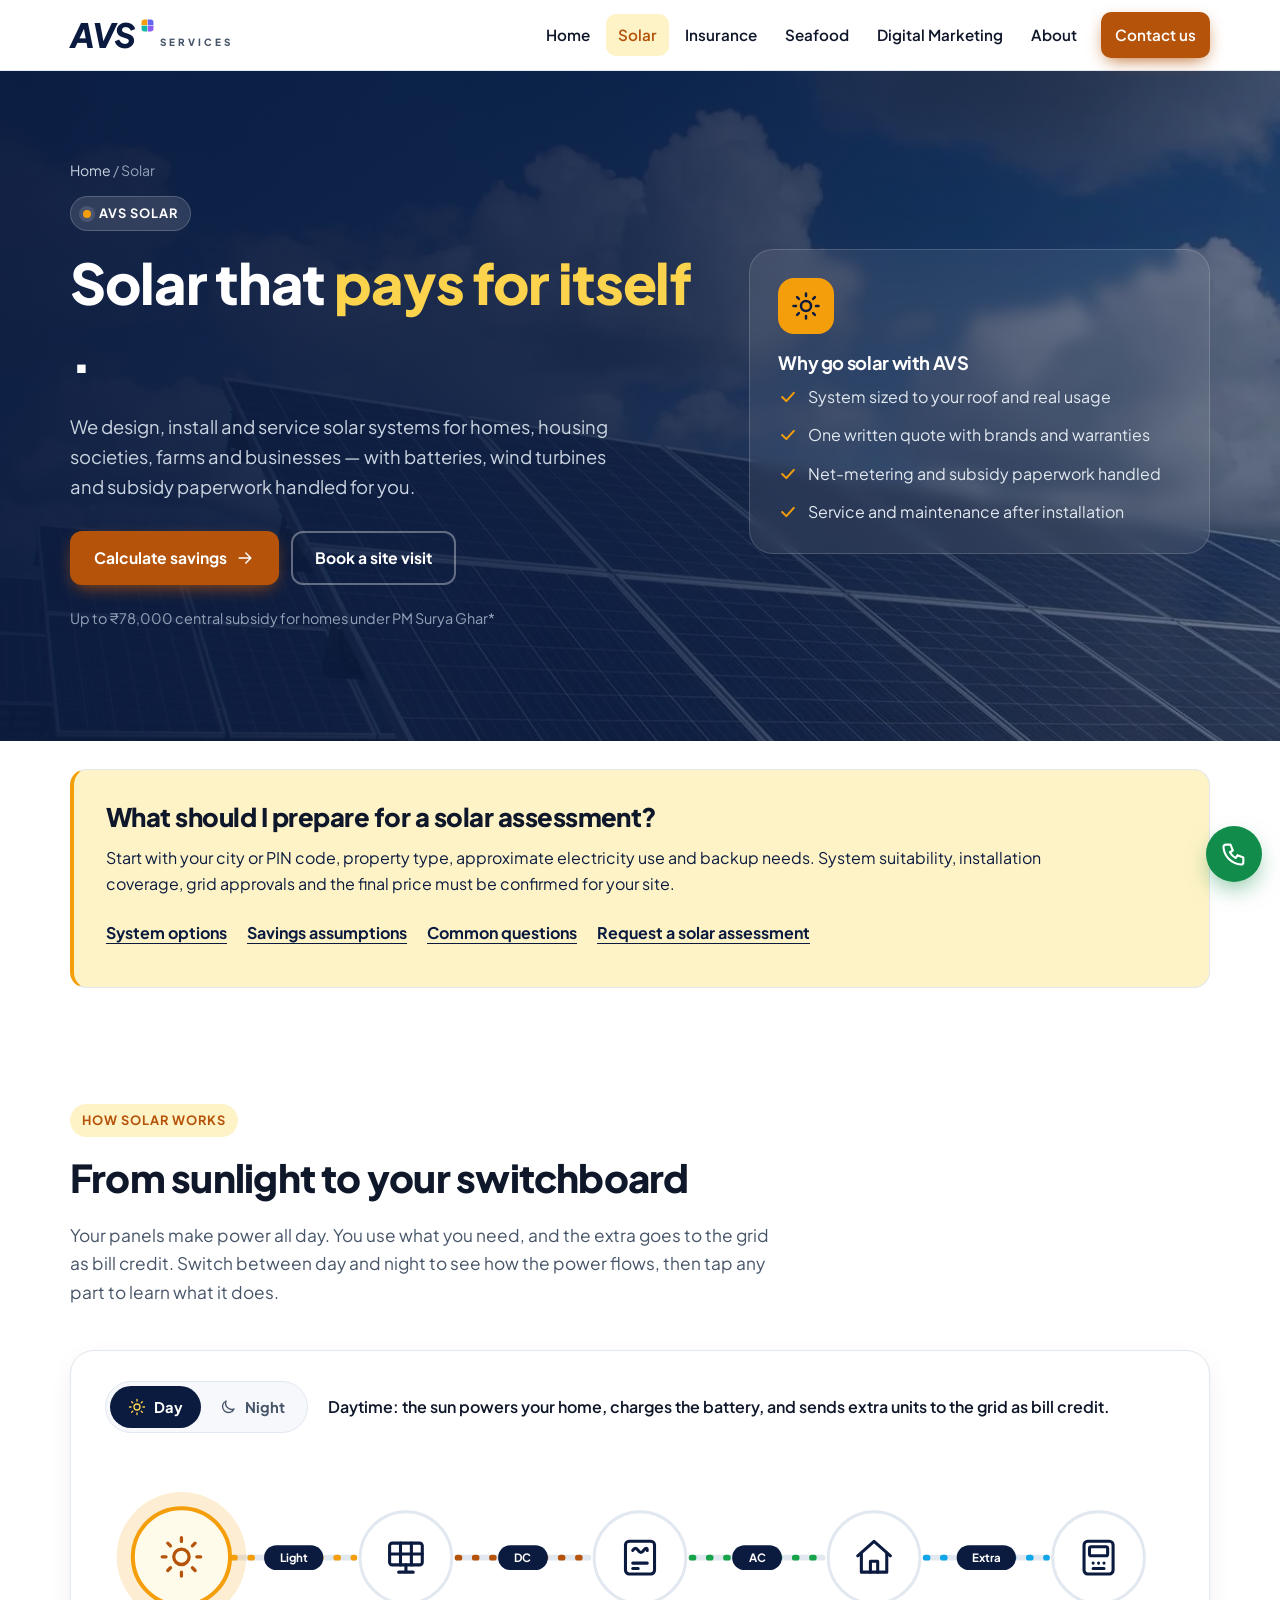
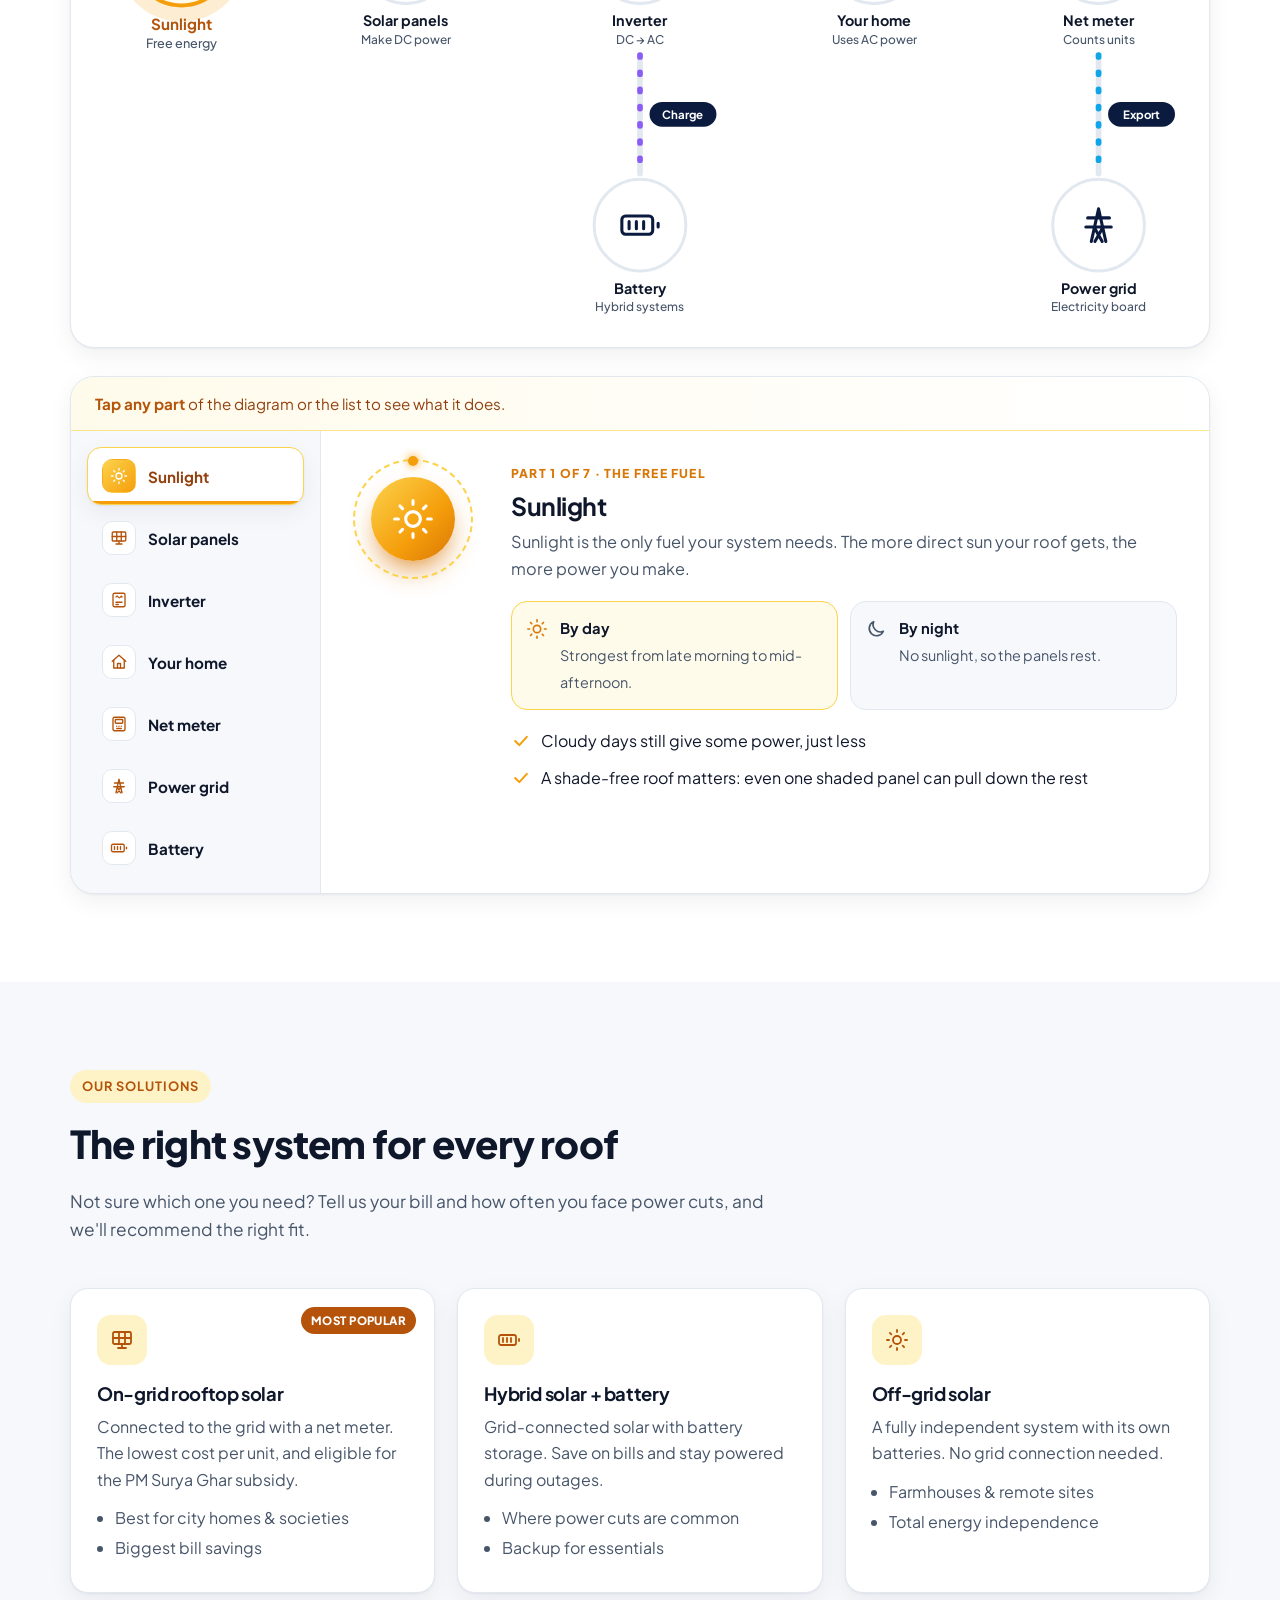
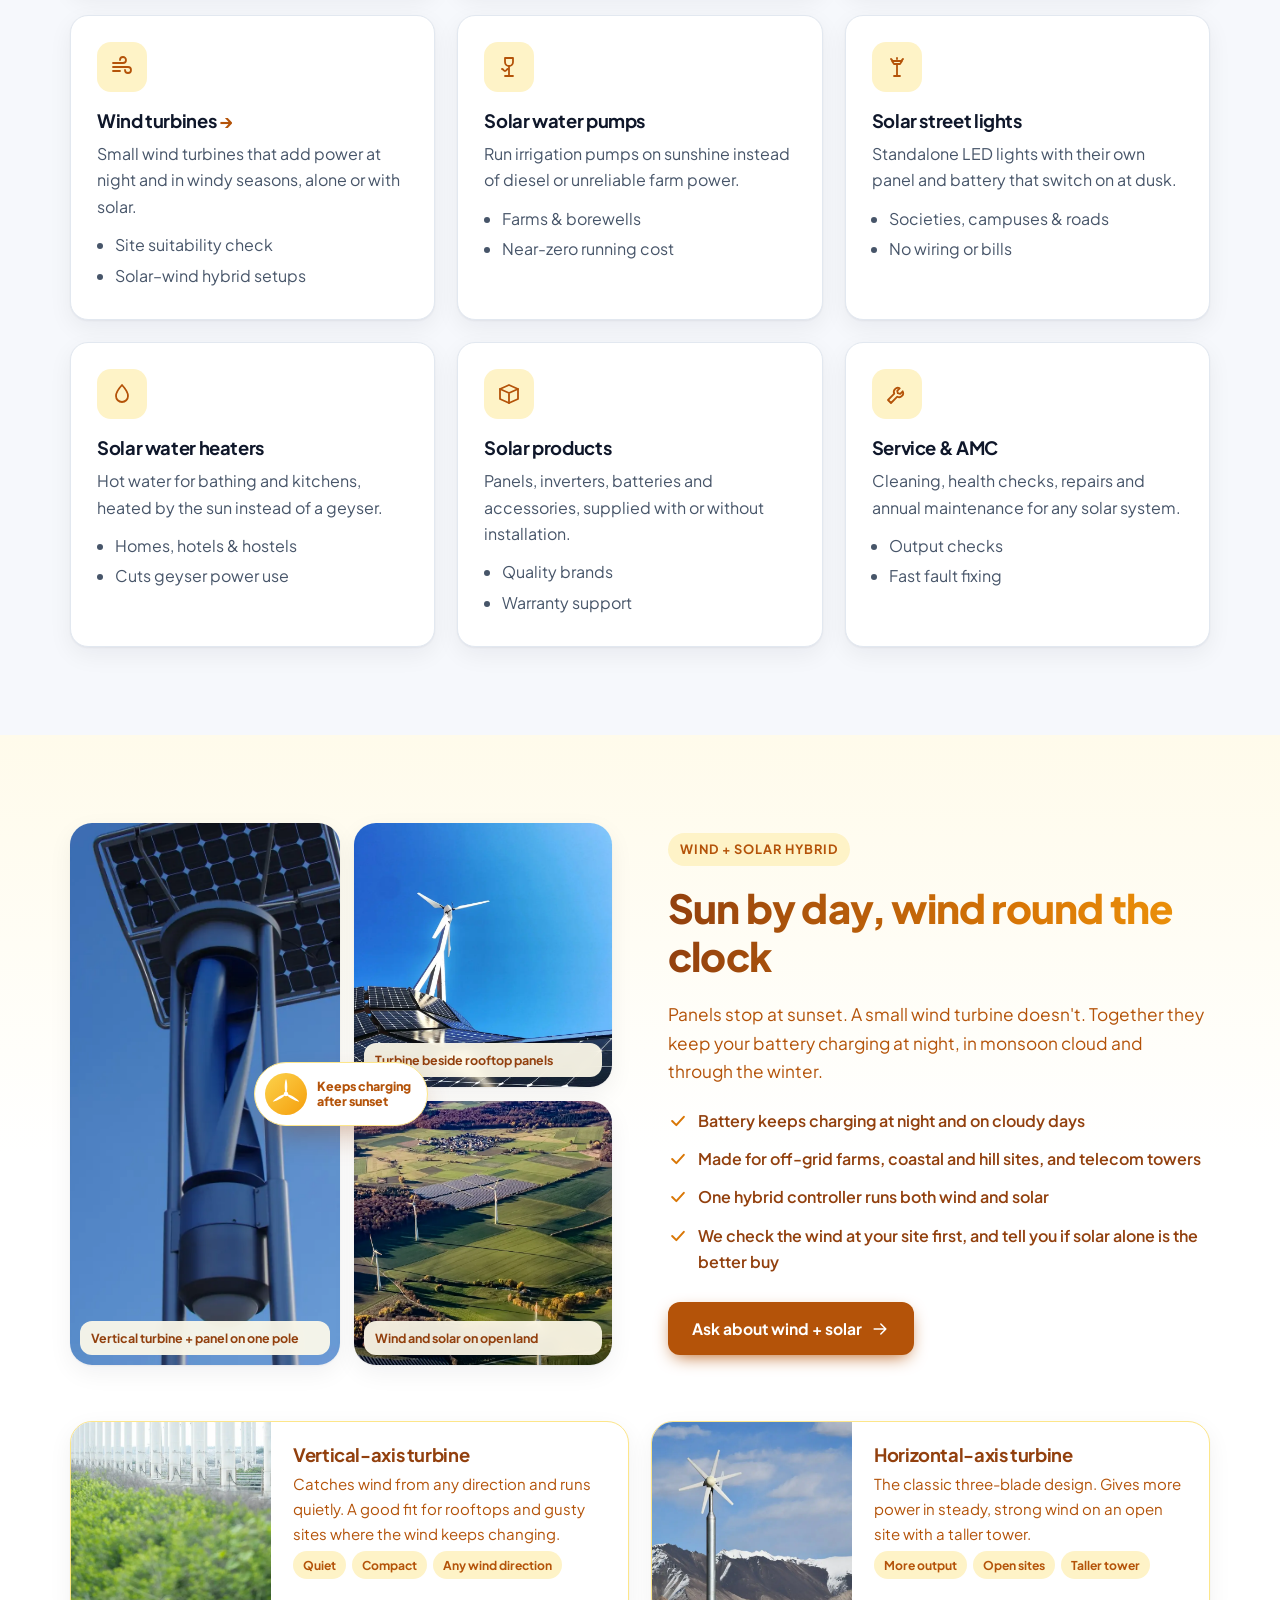
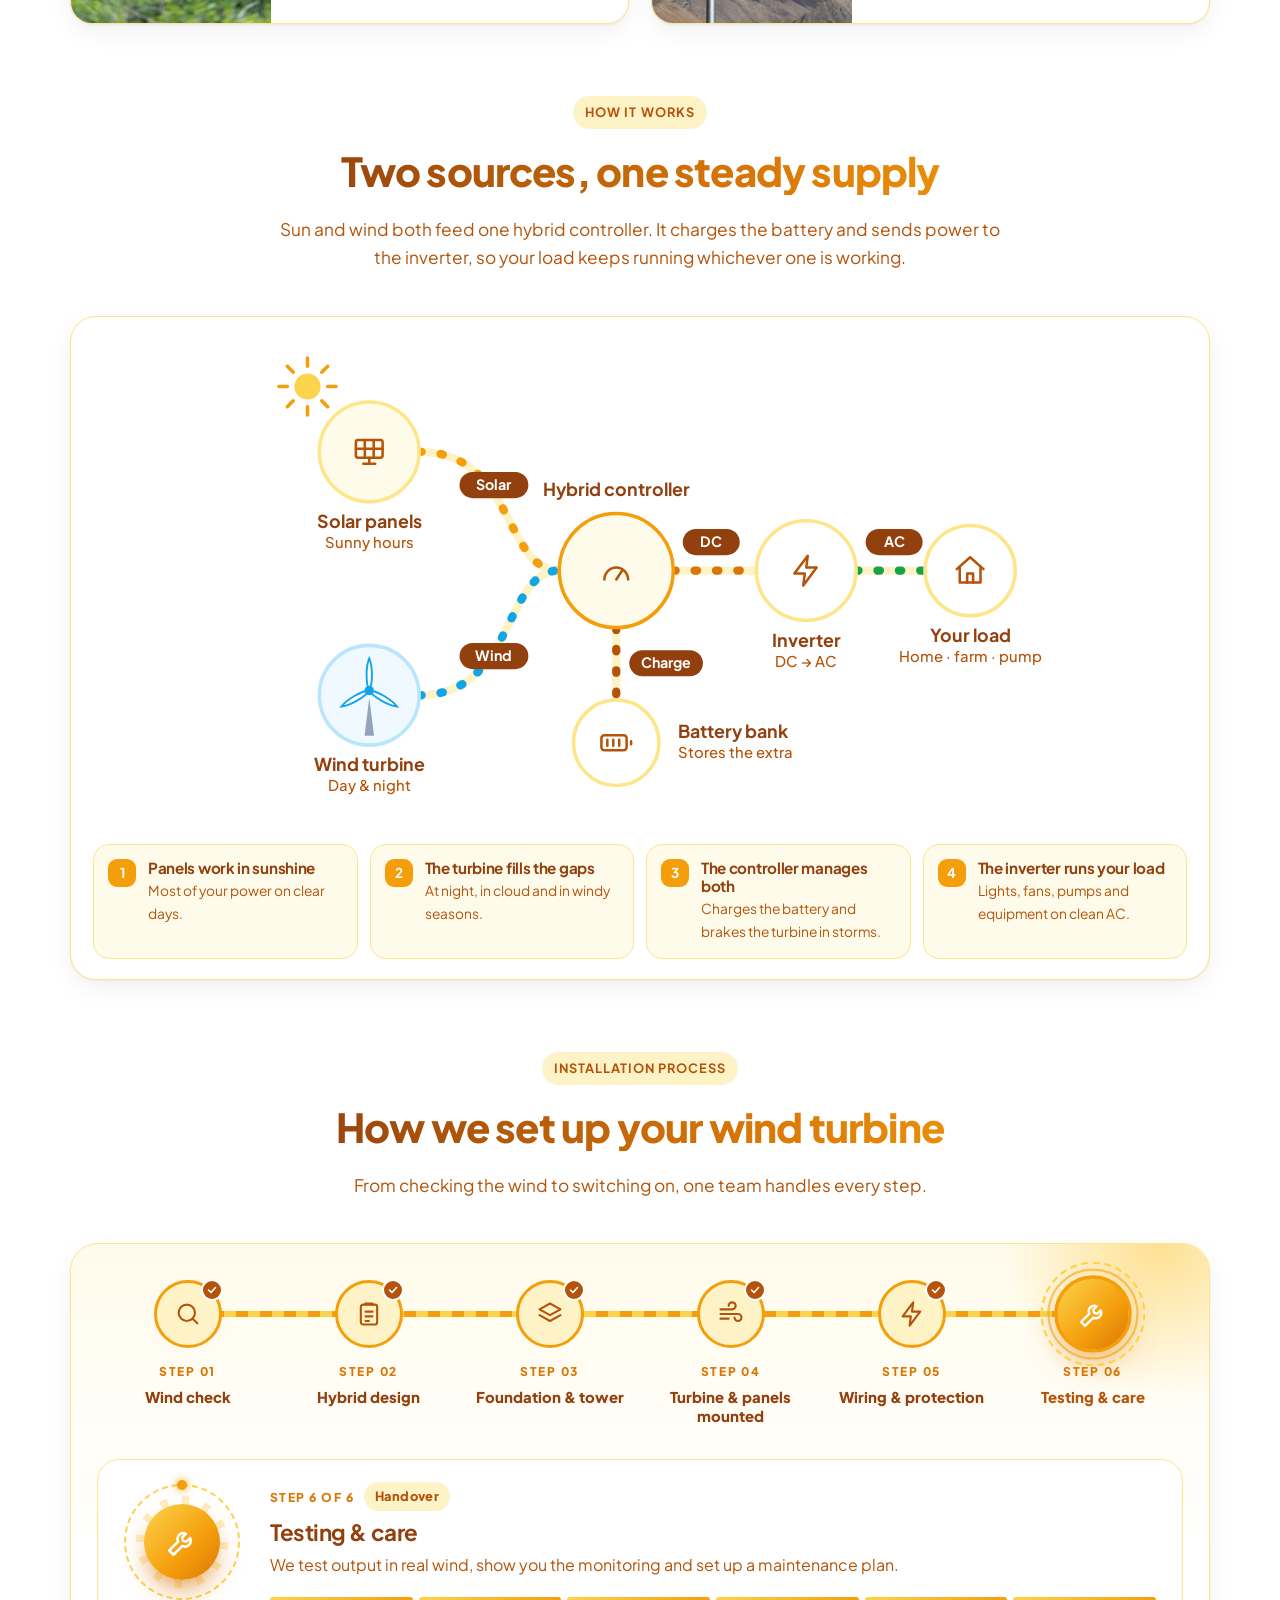
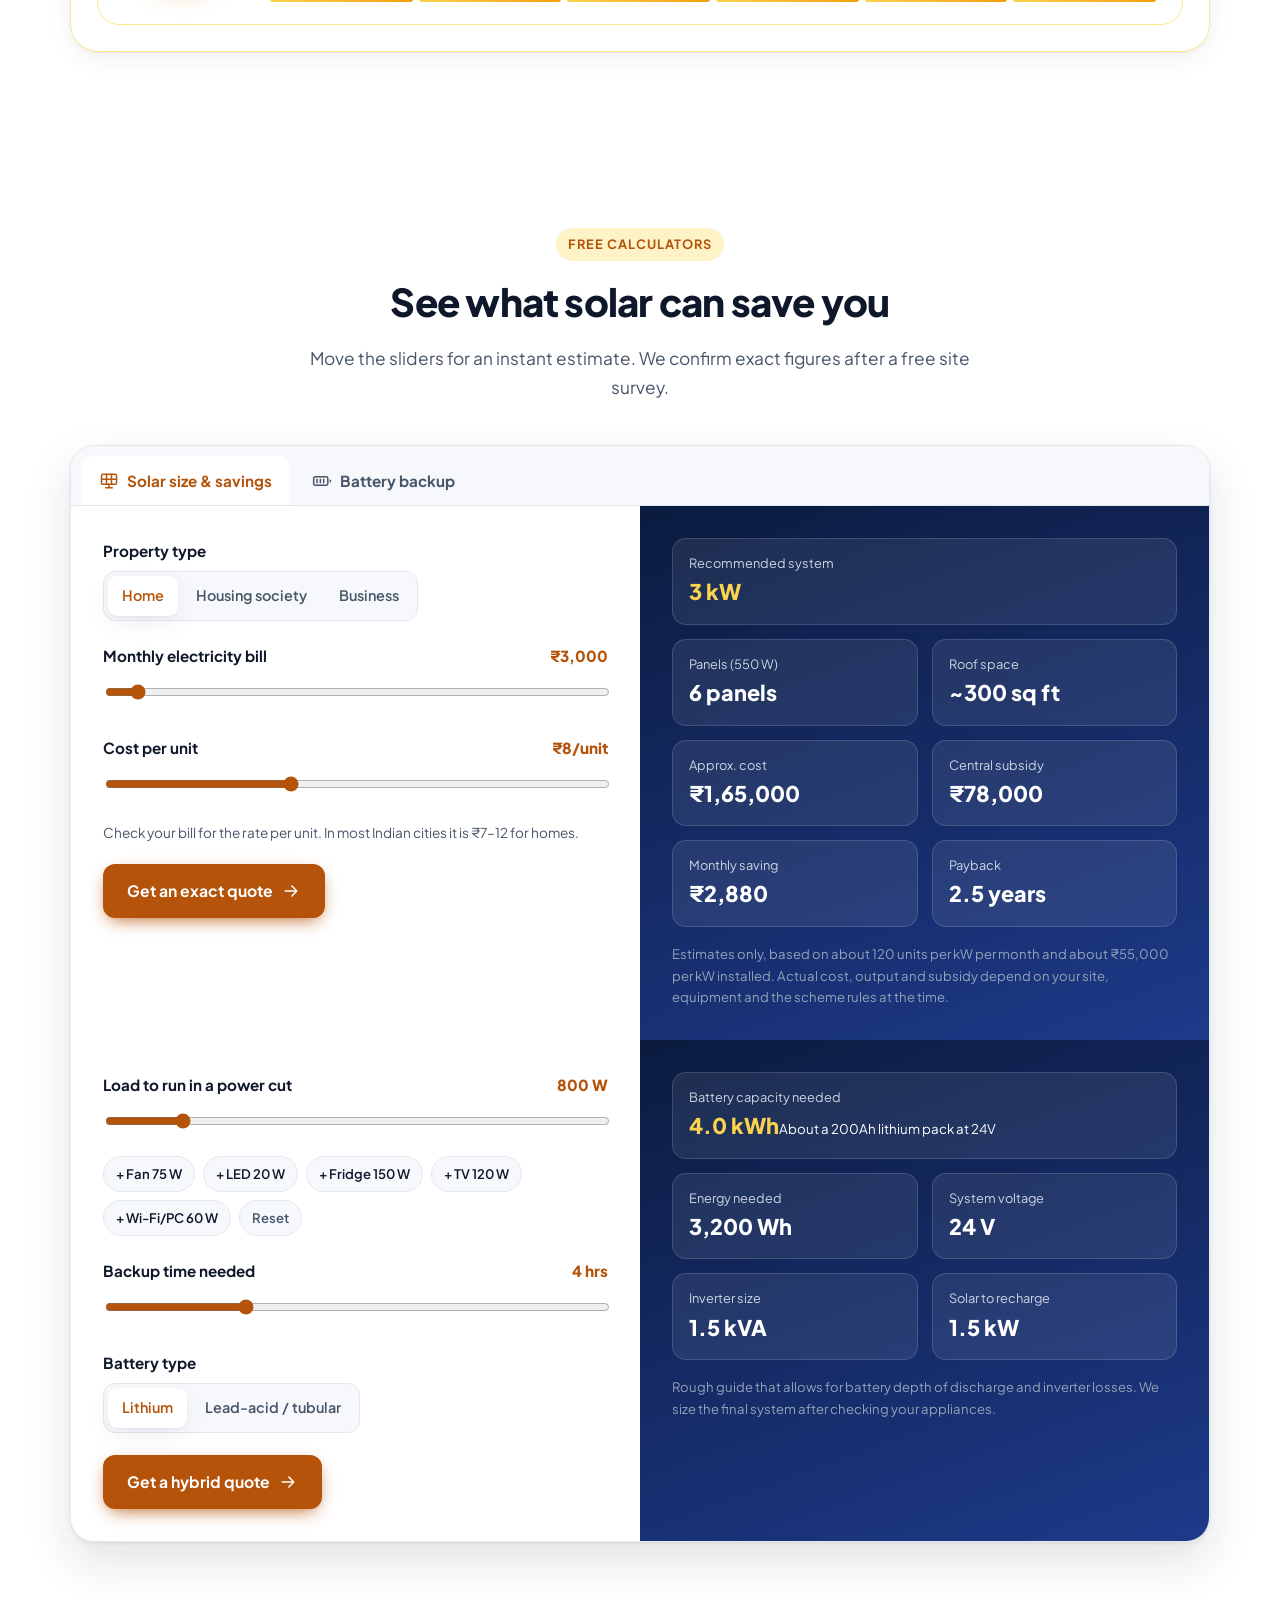
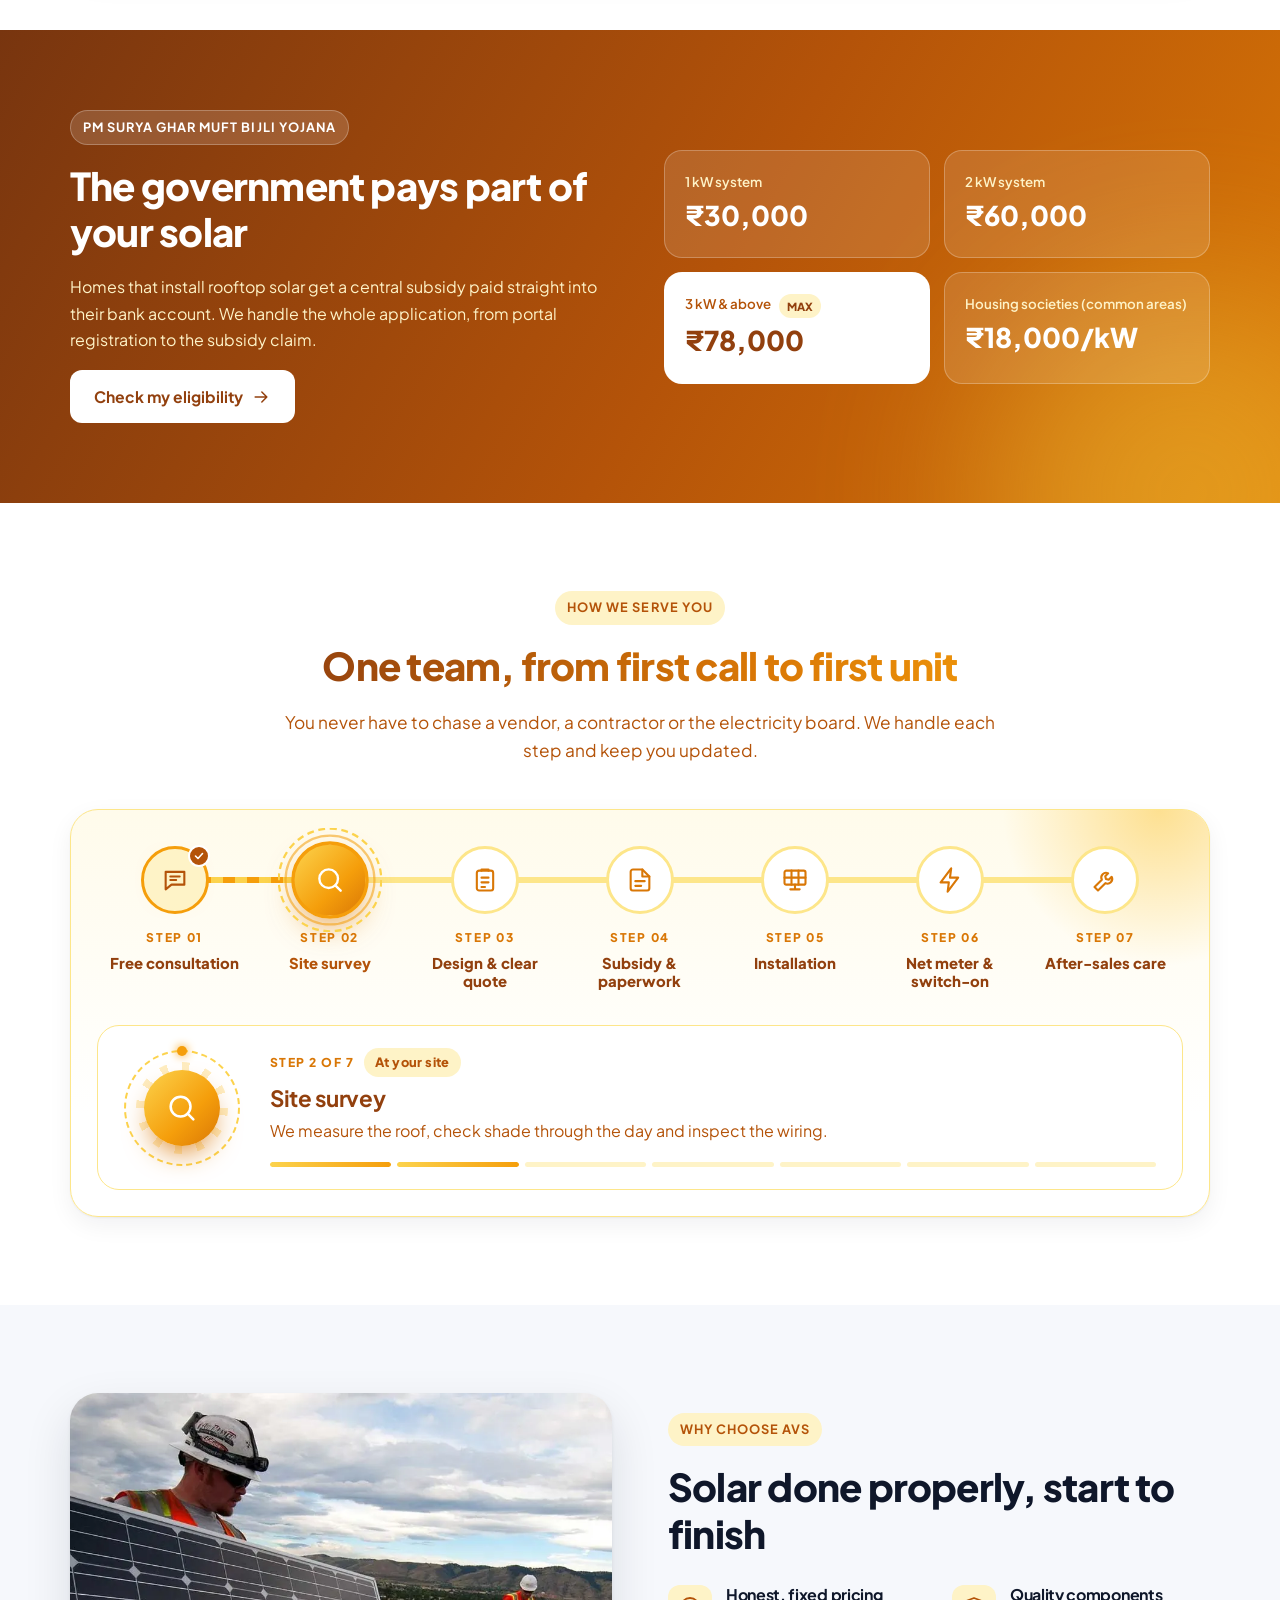
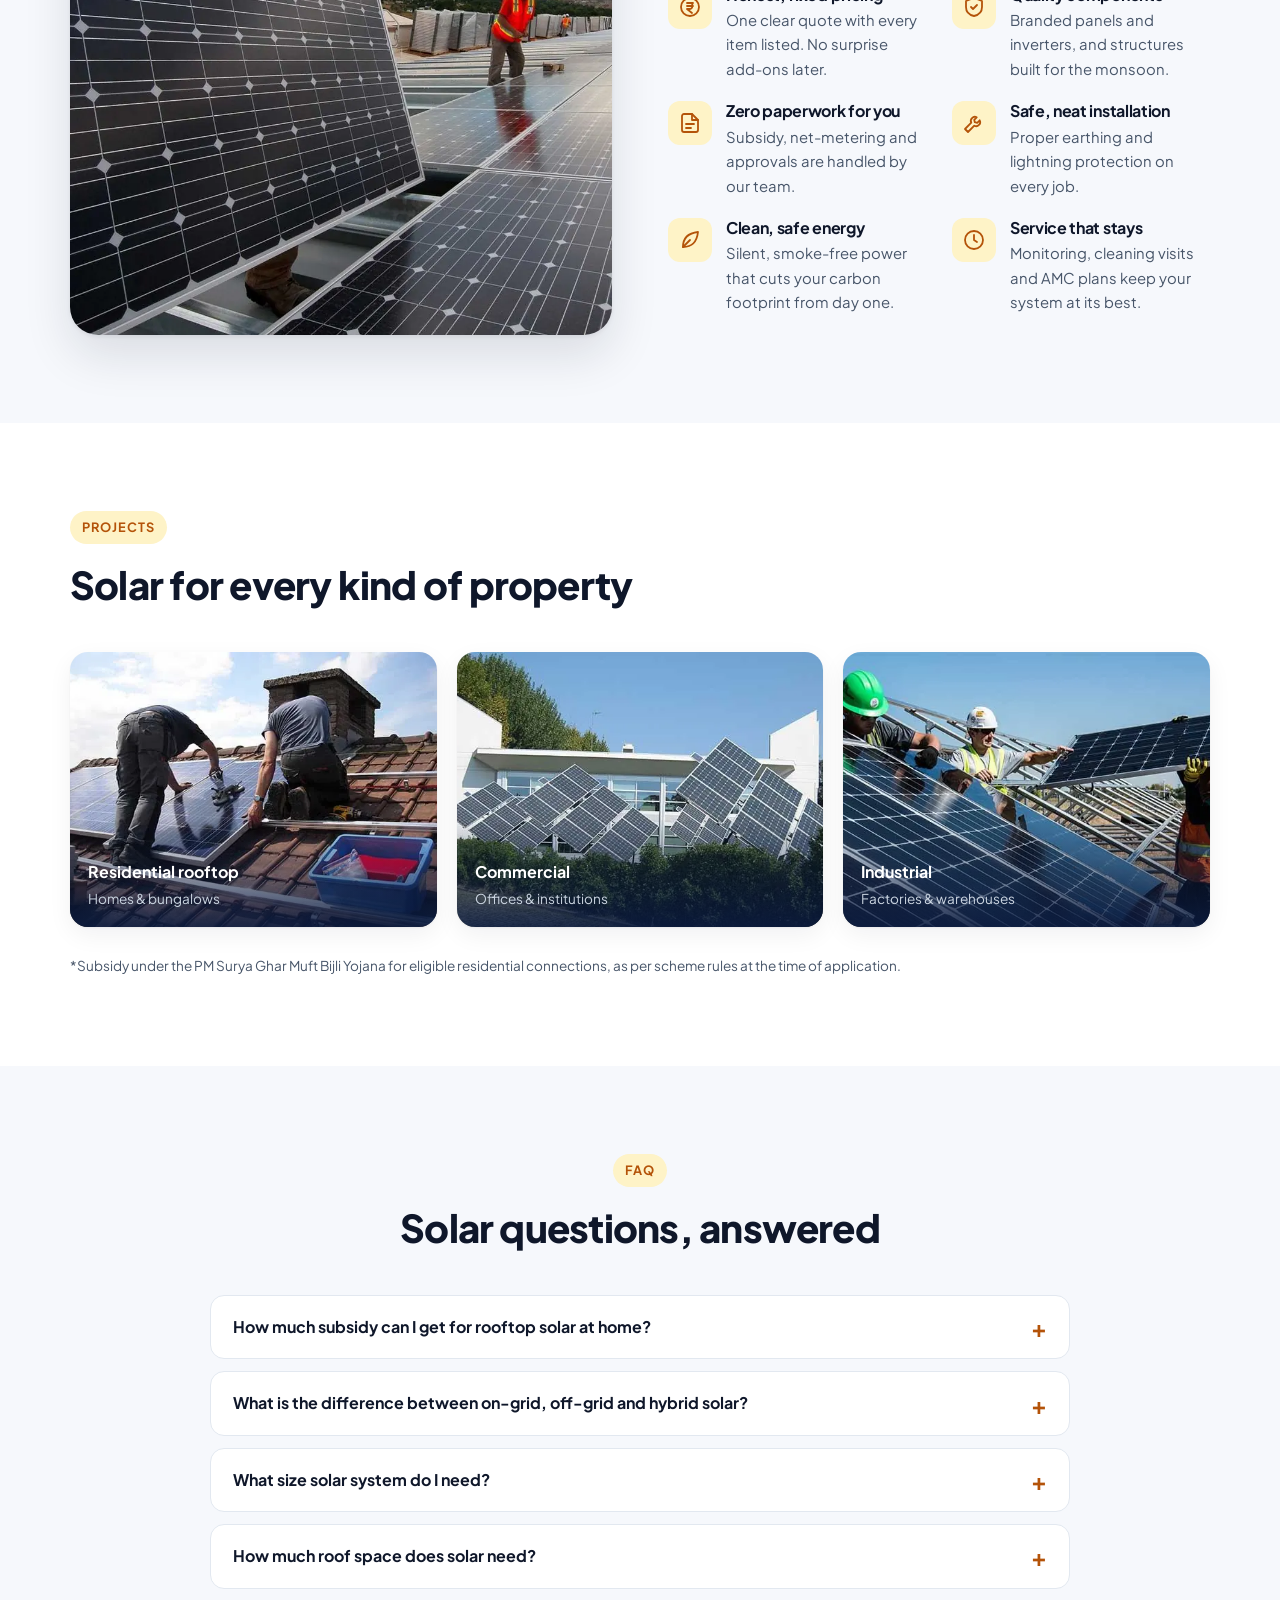
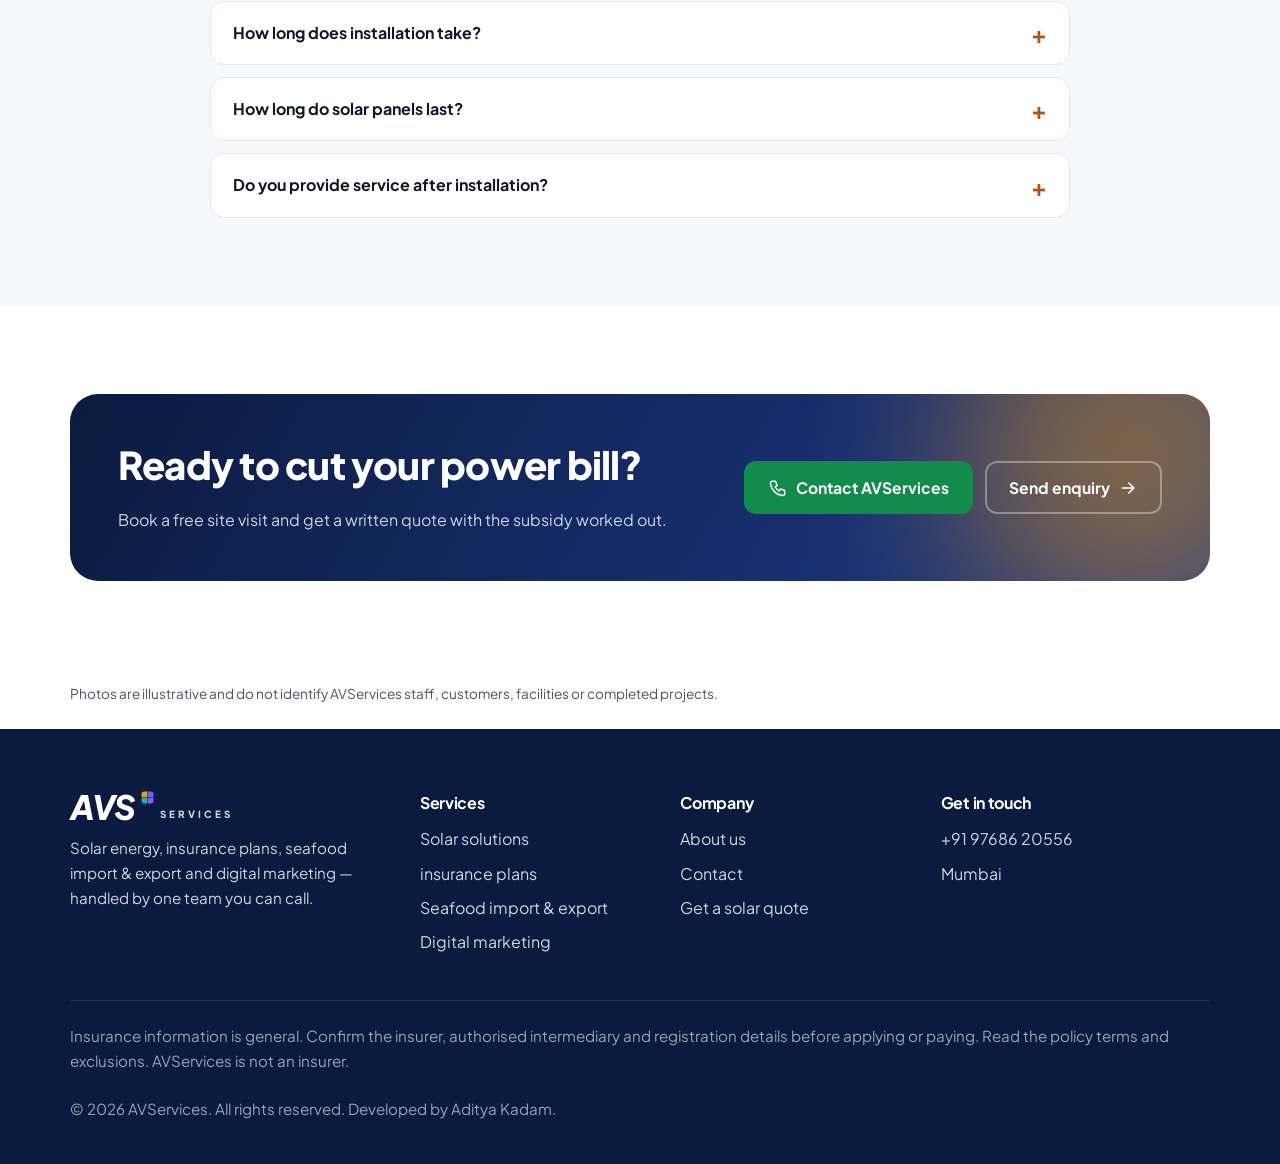
<file: solar.html>
<!doctype html>
<html lang="en-IN" class="no-js">
<head>
<meta charset="utf-8">
<meta name="viewport" content="width=device-width, initial-scale=1">
<title>Solar Solutions, Rooftop Systems &amp; Maintenance | AVServices</title>
<meta name="description" content="Explore rooftop, hybrid and off-grid solar, batteries and maintenance. Learn what to prepare for an assessment and request a location-specific quote from AVServices.">
<link rel="canonical" href="https://avsinfo.in/solar">
<meta property="og:url" content="https://avsinfo.in/solar">
<meta name="theme-color" content="#0B1B3F">
<meta property="og:type" content="website">
<meta property="og:site_name" content="AVServices">
<meta property="og:title" content="Solar Solutions, Rooftop Systems &amp; Maintenance | AVServices">
<meta property="og:description" content="Explore rooftop, hybrid and off-grid solar, batteries and maintenance. Learn what to prepare for an assessment and request a location-specific quote from AVServices.">
<meta property="og:image" content="https://avsinfo.in/assets/og-image.png">
<meta property="og:image:width" content="1200">
<meta property="og:image:height" content="630">
<meta property="og:image:alt" content="AVServices – Solar, Insurance, Seafood and Digital">
<meta name="twitter:title" content="Solar Solutions, Rooftop Systems &amp; Maintenance | AVServices">
<meta name="twitter:description" content="Explore rooftop, hybrid and off-grid solar, batteries and maintenance. Learn what to prepare for an assessment and request a location-specific quote from AVServices.">
<meta name="twitter:card" content="summary_large_image">
<meta name="twitter:image" content="https://avsinfo.in/assets/og-image.png">
<link rel="icon" href="assets/favicon.svg" type="image/svg+xml">
<link rel="icon" href="assets/favicon-48.png" sizes="48x48" type="image/png">
<link rel="icon" href="assets/favicon-32.png" sizes="32x32" type="image/png">
<link rel="apple-touch-icon" href="assets/apple-touch-icon.png">
<link rel="manifest" href="site.webmanifest">
<link rel="preconnect" href="https://fonts.googleapis.com">
<link rel="preconnect" href="https://fonts.gstatic.com" crossorigin>
<link rel="stylesheet" href="https://fonts.googleapis.com/css2?family=Plus+Jakarta+Sans:ital,wght@0,400;0,600;0,700;0,800;1,800&display=swap">
<link rel="stylesheet" href="assets/style.css?v=seo20261102">
<script type="application/ld+json">{"@context": "https://schema.org", "@graph": [{"@type": "Organization", "@id": "https://avsinfo.in/#organization", "name": "AVServices", "alternateName": "AVS", "url": "https://avsinfo.in/", "logo": "https://avsinfo.in/assets/icon-512.png", "telephone": "+919768620556", "address": {"@type": "PostalAddress", "addressLocality": "Mumbai", "addressCountry": "IN"}, "contactPoint": {"@type": "ContactPoint", "telephone": "+919768620556", "contactType": "customer enquiries"}}, {"@type": "WebSite", "@id": "https://avsinfo.in/#website", "url": "https://avsinfo.in/", "name": "AVServices", "publisher": {"@id": "https://avsinfo.in/#organization"}}, {"@type": "WebPage", "@id": "https://avsinfo.in/solar#webpage", "url": "https://avsinfo.in/solar", "name": "Solar Solutions, Rooftop Systems & Maintenance | AVServices", "description": "Explore rooftop, hybrid and off-grid solar, batteries and maintenance. Learn what to prepare for an assessment and request a location-specific quote from AVServices.", "inLanguage": "en-IN", "isPartOf": {"@id": "https://avsinfo.in/#website"}, "publisher": {"@id": "https://avsinfo.in/#organization"}, "dateModified": "2026-11-02", "mainEntity": {"@id": "https://avsinfo.in/solar#service"}, "breadcrumb": {"@id": "https://avsinfo.in/solar#breadcrumb"}}, {"@type": "Service", "@id": "https://avsinfo.in/solar#service", "url": "https://avsinfo.in/solar", "name": "Solar solutions", "serviceType": "Solar solutions", "description": "Explore rooftop, hybrid and off-grid solar, batteries and maintenance. Learn what to prepare for an assessment and request a location-specific quote from AVServices.", "provider": {"@id": "https://avsinfo.in/#organization"}}, {"@type": "BreadcrumbList", "@id": "https://avsinfo.in/solar#breadcrumb", "itemListElement": [{"@type": "ListItem", "position": 1, "name": "Home", "item": "https://avsinfo.in/"}, {"@type": "ListItem", "position": 2, "name": "Solar", "item": "https://avsinfo.in/solar"}]}, {"@type": "FAQPage", "@id": "https://avsinfo.in/solar#faq", "mainEntity": [{"@type": "Question", "name": "How much subsidy can I get for rooftop solar at home?", "acceptedAnswer": {"@type": "Answer", "text": "Under the PM Surya Ghar Muft Bijli Yojana, homes can get a central subsidy of ₹30,000 per kW for the first 2 kW and ₹18,000 for the third kW, up to ₹78,000. Rules can change, so we confirm the current amount and help with the application."}}, {"@type": "Question", "name": "What is the difference between on-grid, off-grid and hybrid solar?", "acceptedAnswer": {"@type": "Answer", "text": "On-grid systems connect to the electricity grid and export extra power through net metering. Off-grid systems run on batteries without the grid. Hybrid systems do both, giving backup during power cuts while still using net metering."}}, {"@type": "Question", "name": "What size solar system do I need?", "acceptedAnswer": {"@type": "Answer", "text": "It depends on your monthly units. As a rough guide, 1 kW produces about 4 units a day, or around 120 units a month. Use the calculator on this page, and we confirm the size after a site visit."}}, {"@type": "Question", "name": "How much roof space does solar need?", "acceptedAnswer": {"@type": "Answer", "text": "Plan for roughly 80 to 100 square feet of shade-free roof per kW. A 3 kW home system usually needs about 300 square feet."}}, {"@type": "Question", "name": "How long does installation take?", "acceptedAnswer": {"@type": "Answer", "text": "The installation itself usually takes 1 to 3 days for a home. The full process, including electricity board approval and net-meter fitting, normally takes a few weeks, and we follow up for you."}}, {"@type": "Question", "name": "How long do solar panels last?", "acceptedAnswer": {"@type": "Answer", "text": "Good quality panels usually carry a performance warranty of around 25 years. Inverters and batteries have shorter lives and warranties, which we list in the quote."}}, {"@type": "Question", "name": "Do you provide service after installation?", "acceptedAnswer": {"@type": "Answer", "text": "Yes. We offer cleaning, health checks, repairs and annual maintenance so the system keeps producing what it should."}}]}]}</script>
</head>
<body class="theme-solar">
<a class="skip" href="#main">Skip to content</a>
<header class="site-header">
  <div class="container header-row">
    <a class="brand" href="/"><span class="brand-avs">AVS</span><svg class="brand-sq" viewBox="0 0 100 100" aria-hidden="true"><path d="M48 4H26A22 22 0 0 0 4 26V48H48Z" fill="#F59E0B"/><path d="M52 4H74A22 22 0 0 1 96 26V48H52Z" fill="#6366F1"/><path d="M48 96H26A22 22 0 0 1 4 74V52H48Z" fill="#14B8A6"/><path d="M52 96H74A22 22 0 0 0 96 74V52H52Z" fill="#8B5CF6"/></svg><span class="brand-sub">SERVICES</span></a>
    <button class="nav-toggle" aria-label="Open menu" aria-expanded="false" aria-controls="nav"><svg class="ico" viewBox="0 0 24 24" aria-hidden="true"><path d="M4 6h16M4 12h16M4 18h16"/></svg></button>
    <nav class="nav" id="nav" aria-label="Main">
        <a href="/">Home</a>
        <a href="/solar" aria-current="page">Solar</a>
        <a href="/insurance">Insurance</a>
        <a href="/seafood">Seafood</a>
        <a href="/digital-marketing">Digital Marketing</a>
        <a href="/about">About</a>
        <a class="btn btn-primary" href="/contact">Contact us</a>
    </nav>
  </div>
</header>
<main id="main">
<svg width="0" height="0" style="position:absolute" aria-hidden="true"><symbol id="i-sun" viewBox="0 0 24 24"><circle cx="12" cy="12" r="4"/><path d="M12 2v2M12 20v2M4.9 4.9l1.4 1.4M17.7 17.7l1.4 1.4M2 12h2M20 12h2M4.9 19.1l1.4-1.4M17.7 6.3l1.4-1.4"/></symbol><symbol id="i-panel" viewBox="0 0 24 24"><rect x="3" y="4" width="18" height="12" rx="1.5"/><path d="M3 10h18M9 4v12M15 4v12M12 16v4M8 20h8"/></symbol><symbol id="i-inverter" viewBox="0 0 24 24"><rect x="4" y="3" width="16" height="18" rx="2"/><path d="M8 8c1-1.5 2-1.5 3 0s2 1.5 3 0 2-1.5 2 0"/><path d="M8 15h8M8 18h3"/></symbol><symbol id="i-home" viewBox="0 0 24 24"><path d="M3 11l9-8 9 8"/><path d="M5 9.5V20h14V9.5"/><path d="M10 20v-6h4v6"/></symbol><symbol id="i-meter" viewBox="0 0 24 24"><rect x="4" y="3" width="16" height="18" rx="2"/><rect x="7" y="6" width="10" height="5" rx="1"/><path d="M9 15h.01M12 15h.01M15 15h.01M9 18h6"/></symbol><symbol id="i-grid" viewBox="0 0 24 24"><path d="M8 21l4-18 4 18M6 8h12M5 13h14M9.5 13L14 21M14.5 13L10 21"/></symbol><symbol id="i-battery" viewBox="0 0 24 24"><rect x="2" y="7" width="17" height="10" rx="2"/><path d="M22 11v2M6 10v4M10 10v4M14 10v4"/></symbol></svg>
<section class="hero has-photo">
  <div class="hero-bg"><img src="assets/img/solar-hero.webp" srcset="assets/img/solar-hero-sm.webp 820w, assets/img/solar-hero.webp 1400w" sizes="100vw" alt="" width="1400" height="788" fetchpriority="high"></div>
  <div class="container hero-grid">
    <div>
      <nav class="crumbs" aria-label="Breadcrumb"><a href="/">Home</a> / Solar</nav>
      <span class="eyebrow"><span class="dot"></span>AVS Solar</span>
      <h1>Solar that <span class="hl">pays for itself</span>.</h1>
      <p class="lead">We design, install and service solar systems for homes, housing societies, farms and businesses — with batteries, wind turbines and subsidy paperwork handled for you.</p>
      <div class="btn-row"><a class="btn btn-primary" href="#calculator">Calculate savings <svg class="ico" viewBox="0 0 24 24" aria-hidden="true"><path d="M5 12h14M13 6l6 6-6 6"/></svg></a><a class="btn btn-ghost" href="/contact?service=solar">Book a site visit</a></div>
      <p class="hero-note">Up to ₹78,000 central subsidy for homes under PM Surya Ghar*</p>
    </div>
    <div class="glass hero-card reveal">
      <div class="big-ico"><svg class="ico" viewBox="0 0 24 24" aria-hidden="true"><circle cx="12" cy="12" r="4"/><path d="M12 2v2M12 20v2M4.9 4.9l1.4 1.4M17.7 17.7l1.4 1.4M2 12h2M20 12h2M4.9 19.1l1.4-1.4M17.7 6.3l1.4-1.4"/></svg></div>
      <h2>Why go solar with AVS</h2>
      <ul class="ticks"><li><svg class="ico" viewBox="0 0 24 24" aria-hidden="true"><path d="M5 12l5 5 9-10"/></svg><span>System sized to your roof and real usage</span></li><li><svg class="ico" viewBox="0 0 24 24" aria-hidden="true"><path d="M5 12l5 5 9-10"/></svg><span>One written quote with brands and warranties</span></li><li><svg class="ico" viewBox="0 0 24 24" aria-hidden="true"><path d="M5 12l5 5 9-10"/></svg><span>Net-metering and subsidy paperwork handled</span></li><li><svg class="ico" viewBox="0 0 24 24" aria-hidden="true"><path d="M5 12l5 5 9-10"/></svg><span>Service and maintenance after installation</span></li></ul>
    </div>
  </div>
</section>
<section class="answer-section" aria-labelledby="quick-answer"><div class="container"><div class="answer-panel"><h2 id="quick-answer">What should I prepare for a solar assessment?</h2><p>Start with your city or PIN code, property type, approximate electricity use and backup needs. System suitability, installation coverage, grid approvals and the final price must be confirmed for your site.</p><nav class="answer-links" aria-label="Page shortcuts"><a href="#faq">System options</a><a href="#calculator">Savings assumptions</a><a href="#faq">Common questions</a><a href="/contact?service=solar">Request a solar assessment</a></nav></div></div></section>


<section class="section" id="how">
  <div class="container">
    <div class="section-head reveal">
      <span class="eyebrow">How solar works</span>
      <h2>From sunlight to your switchboard</h2>
      <p>Your panels make power all day. You use what you need, and the extra goes to the grid as bill credit. Switch between day and night to see how the power flows, then tap any part to learn what it does.</p>
    </div>
    <div class="flow-card reveal">
      <div class="flow-top">
        <div class="mode-switch" role="group" aria-label="Time of day">
          <button type="button" class="active" data-mode="day" aria-pressed="true"><svg class="ico" viewBox="0 0 24 24" aria-hidden="true"><circle cx="12" cy="12" r="4"/><path d="M12 2v2M12 20v2M4.9 4.9l1.4 1.4M17.7 17.7l1.4 1.4M2 12h2M20 12h2M4.9 19.1l1.4-1.4M17.7 6.3l1.4-1.4"/></svg> Day</button>
          <button type="button" data-mode="night" aria-pressed="false"><svg class="ico" viewBox="0 0 24 24" aria-hidden="true"><path d="M20 14.5A8 8 0 0 1 9.5 4 8 8 0 1 0 20 14.5z"/></svg> Night</button>
        </div>
        <p class="flow-caption" id="flow-caption" aria-live="polite"></p>
      </div>
      <div class="flow-diagram mode-day" id="flow-diagram"></div>
    </div>
    <div class="explore reveal" id="explore">
      <div class="ex-head"><b>Tap any part</b> of the diagram or the list to see what it does.</div>
      <div class="ex-body">
        <div class="ex-tabs" role="tablist" aria-label="Parts of a solar system"><button type="button" class="ex-tab on" role="tab" aria-selected="true" data-key="sun"><svg class="ico"><use href="#i-sun"/></svg><span>Sunlight</span><i class="ex-prog"></i></button><button type="button" class="ex-tab" role="tab" aria-selected="false" data-key="panels"><svg class="ico"><use href="#i-panel"/></svg><span>Solar panels</span><i class="ex-prog"></i></button><button type="button" class="ex-tab" role="tab" aria-selected="false" data-key="inverter"><svg class="ico"><use href="#i-inverter"/></svg><span>Inverter</span><i class="ex-prog"></i></button><button type="button" class="ex-tab" role="tab" aria-selected="false" data-key="home"><svg class="ico"><use href="#i-home"/></svg><span>Your home</span><i class="ex-prog"></i></button><button type="button" class="ex-tab" role="tab" aria-selected="false" data-key="meter"><svg class="ico"><use href="#i-meter"/></svg><span>Net meter</span><i class="ex-prog"></i></button><button type="button" class="ex-tab" role="tab" aria-selected="false" data-key="grid"><svg class="ico"><use href="#i-grid"/></svg><span>Power grid</span><i class="ex-prog"></i></button><button type="button" class="ex-tab" role="tab" aria-selected="false" data-key="battery"><svg class="ico"><use href="#i-battery"/></svg><span>Battery</span><i class="ex-prog"></i></button></div>
        <div class="ex-panel">
        <div class="ex-item on" data-key="sun" role="tabpanel">
          <div class="ex-icon" aria-hidden="true"><span class="ex-orbit"></span><svg><use href="#i-sun"/></svg></div>
          <div class="ex-text">
            <span class="ex-step">Part 1 of 7 · The free fuel</span>
            <h3>Sunlight</h3>
            <p>Sunlight is the only fuel your system needs. The more direct sun your roof gets, the more power you make.</p>
            <div class="ex-dn">
              <div class="ex-d" data-mode="day"><svg class="ico" viewBox="0 0 24 24" aria-hidden="true"><circle cx="12" cy="12" r="4"/><path d="M12 2v2M12 20v2M4.9 4.9l1.4 1.4M17.7 17.7l1.4 1.4M2 12h2M20 12h2M4.9 19.1l1.4-1.4M17.7 6.3l1.4-1.4"/></svg><div><b>By day</b><span>Strongest from late morning to mid-afternoon.</span></div></div>
              <div class="ex-d" data-mode="night"><svg class="ico" viewBox="0 0 24 24" aria-hidden="true"><path d="M20 14.5A8 8 0 0 1 9.5 4 8 8 0 1 0 20 14.5z"/></svg><div><b>By night</b><span>No sunlight, so the panels rest.</span></div></div>
            </div>
            <ul class="ticks ex-tips"><li><svg class="ico" viewBox="0 0 24 24" aria-hidden="true"><path d="M5 12l5 5 9-10"/></svg><span>Cloudy days still give some power, just less</span></li><li><svg class="ico" viewBox="0 0 24 24" aria-hidden="true"><path d="M5 12l5 5 9-10"/></svg><span>A shade-free roof matters: even one shaded panel can pull down the rest</span></li></ul>
          </div>
        </div>
        <div class="ex-item" data-key="panels" role="tabpanel">
          <div class="ex-icon" aria-hidden="true"><span class="ex-orbit"></span><svg><use href="#i-panel"/></svg></div>
          <div class="ex-text">
            <span class="ex-step">Part 2 of 7 · Turn light into DC power</span>
            <h3>Solar panels</h3>
            <p>Silicon cells in each panel turn sunlight into DC electricity. They sit on a rust-proof structure, tilted to catch the most sun.</p>
            <div class="ex-dn">
              <div class="ex-d" data-mode="day"><svg class="ico" viewBox="0 0 24 24" aria-hidden="true"><circle cx="12" cy="12" r="4"/><path d="M12 2v2M12 20v2M4.9 4.9l1.4 1.4M17.7 17.7l1.4 1.4M2 12h2M20 12h2M4.9 19.1l1.4-1.4M17.7 6.3l1.4-1.4"/></svg><div><b>By day</b><span>Making DC power all day.</span></div></div>
              <div class="ex-d" data-mode="night"><svg class="ico" viewBox="0 0 24 24" aria-hidden="true"><path d="M20 14.5A8 8 0 0 1 9.5 4 8 8 0 1 0 20 14.5z"/></svg><div><b>By night</b><span>Idle until sunrise.</span></div></div>
            </div>
            <ul class="ticks ex-tips"><li><svg class="ico" viewBox="0 0 24 24" aria-hidden="true"><path d="M5 12l5 5 9-10"/></svg><span>Wash off dust regularly for the best output</span></li><li><svg class="ico" viewBox="0 0 24 24" aria-hidden="true"><path d="M5 12l5 5 9-10"/></svg><span>Good panels carry a performance warranty of around 25 years</span></li></ul>
          </div>
        </div>
        <div class="ex-item" data-key="inverter" role="tabpanel">
          <div class="ex-icon" aria-hidden="true"><span class="ex-orbit"></span><svg><use href="#i-inverter"/></svg></div>
          <div class="ex-text">
            <span class="ex-step">Part 3 of 7 · The brain of the system</span>
            <h3>Inverter</h3>
            <p>Your appliances run on AC, but panels make DC. The inverter converts it, balances solar, battery and grid, and shows your generation on an app.</p>
            <div class="ex-dn">
              <div class="ex-d" data-mode="day"><svg class="ico" viewBox="0 0 24 24" aria-hidden="true"><circle cx="12" cy="12" r="4"/><path d="M12 2v2M12 20v2M4.9 4.9l1.4 1.4M17.7 17.7l1.4 1.4M2 12h2M20 12h2M4.9 19.1l1.4-1.4M17.7 6.3l1.4-1.4"/></svg><div><b>By day</b><span>Converting solar DC into AC for your home.</span></div></div>
              <div class="ex-d" data-mode="night"><svg class="ico" viewBox="0 0 24 24" aria-hidden="true"><path d="M20 14.5A8 8 0 0 1 9.5 4 8 8 0 1 0 20 14.5z"/></svg><div><b>By night</b><span>A hybrid inverter runs your home from the battery.</span></div></div>
            </div>
            <ul class="ticks ex-tips"><li><svg class="ico" viewBox="0 0 24 24" aria-hidden="true"><path d="M5 12l5 5 9-10"/></svg><span>An on-grid inverter switches off in a power cut, for line workers’ safety</span></li><li><svg class="ico" viewBox="0 0 24 24" aria-hidden="true"><path d="M5 12l5 5 9-10"/></svg><span>Wi-Fi monitoring shows units made every day</span></li></ul>
          </div>
        </div>
        <div class="ex-item" data-key="home" role="tabpanel">
          <div class="ex-icon" aria-hidden="true"><span class="ex-orbit"></span><svg><use href="#i-home"/></svg></div>
          <div class="ex-text">
            <span class="ex-step">Part 4 of 7 · Uses solar first</span>
            <h3>Your home</h3>
            <p>Your fans, fridge, lights and AC use solar power first. You only take from the grid what solar can’t cover.</p>
            <div class="ex-dn">
              <div class="ex-d" data-mode="day"><svg class="ico" viewBox="0 0 24 24" aria-hidden="true"><circle cx="12" cy="12" r="4"/><path d="M12 2v2M12 20v2M4.9 4.9l1.4 1.4M17.7 17.7l1.4 1.4M2 12h2M20 12h2M4.9 19.1l1.4-1.4M17.7 6.3l1.4-1.4"/></svg><div><b>By day</b><span>Appliances run on your own solar power.</span></div></div>
              <div class="ex-d" data-mode="night"><svg class="ico" viewBox="0 0 24 24" aria-hidden="true"><path d="M20 14.5A8 8 0 0 1 9.5 4 8 8 0 1 0 20 14.5z"/></svg><div><b>By night</b><span>Runs on the battery or the grid.</span></div></div>
            </div>
            <ul class="ticks ex-tips"><li><svg class="ico" viewBox="0 0 24 24" aria-hidden="true"><path d="M5 12l5 5 9-10"/></svg><span>Run heavy loads like the washing machine or pump in daytime</span></li><li><svg class="ico" viewBox="0 0 24 24" aria-hidden="true"><path d="M5 12l5 5 9-10"/></svg><span>Every solar unit you use is one less unit on your bill</span></li></ul>
          </div>
        </div>
        <div class="ex-item" data-key="meter" role="tabpanel">
          <div class="ex-icon" aria-hidden="true"><span class="ex-orbit"></span><svg><use href="#i-meter"/></svg></div>
          <div class="ex-text">
            <span class="ex-step">Part 5 of 7 · Counts both ways</span>
            <h3>Net meter</h3>
            <p>A two-way meter fitted by the electricity board. It counts units you send to the grid and units you take back.</p>
            <div class="ex-dn">
              <div class="ex-d" data-mode="day"><svg class="ico" viewBox="0 0 24 24" aria-hidden="true"><circle cx="12" cy="12" r="4"/><path d="M12 2v2M12 20v2M4.9 4.9l1.4 1.4M17.7 17.7l1.4 1.4M2 12h2M20 12h2M4.9 19.1l1.4-1.4M17.7 6.3l1.4-1.4"/></svg><div><b>By day</b><span>Counting extra units exported to the grid.</span></div></div>
              <div class="ex-d" data-mode="night"><svg class="ico" viewBox="0 0 24 24" aria-hidden="true"><path d="M20 14.5A8 8 0 0 1 9.5 4 8 8 0 1 0 20 14.5z"/></svg><div><b>By night</b><span>Counting units imported from the grid.</span></div></div>
            </div>
            <ul class="ticks ex-tips"><li><svg class="ico" viewBox="0 0 24 24" aria-hidden="true"><path d="M5 12l5 5 9-10"/></svg><span>Your bill is based on imported minus exported units</span></li><li><svg class="ico" viewBox="0 0 24 24" aria-hidden="true"><path d="M5 12l5 5 9-10"/></svg><span>We apply for the net meter with the board for you</span></li></ul>
          </div>
        </div>
        <div class="ex-item" data-key="grid" role="tabpanel">
          <div class="ex-icon" aria-hidden="true"><span class="ex-orbit"></span><svg><use href="#i-grid"/></svg></div>
          <div class="ex-text">
            <span class="ex-step">Part 6 of 7 · Your backup bank</span>
            <h3>Power grid</h3>
            <p>The electricity board’s network takes your extra solar by day and gives power back when you need it, like a bank for units.</p>
            <div class="ex-dn">
              <div class="ex-d" data-mode="day"><svg class="ico" viewBox="0 0 24 24" aria-hidden="true"><circle cx="12" cy="12" r="4"/><path d="M12 2v2M12 20v2M4.9 4.9l1.4 1.4M17.7 17.7l1.4 1.4M2 12h2M20 12h2M4.9 19.1l1.4-1.4M17.7 6.3l1.4-1.4"/></svg><div><b>By day</b><span>Receiving the extra power from your roof.</span></div></div>
              <div class="ex-d" data-mode="night"><svg class="ico" viewBox="0 0 24 24" aria-hidden="true"><path d="M20 14.5A8 8 0 0 1 9.5 4 8 8 0 1 0 20 14.5z"/></svg><div><b>By night</b><span>Supplying power while solar is off.</span></div></div>
            </div>
            <ul class="ticks ex-tips"><li><svg class="ico" viewBox="0 0 24 24" aria-hidden="true"><path d="M5 12l5 5 9-10"/></svg><span>How export credit works depends on your state’s rules</span></li><li><svg class="ico" viewBox="0 0 24 24" aria-hidden="true"><path d="M5 12l5 5 9-10"/></svg><span>Want power during cuts? Add a battery with a hybrid system</span></li></ul>
          </div>
        </div>
        <div class="ex-item" data-key="battery" role="tabpanel">
          <div class="ex-icon" aria-hidden="true"><span class="ex-orbit"></span><svg><use href="#i-battery"/></svg></div>
          <div class="ex-text">
            <span class="ex-step">Part 7 of 7 · Stores power for later</span>
            <h3>Battery</h3>
            <p>In hybrid and off-grid systems, extra solar charges a battery so your essentials keep running at night and during power cuts.</p>
            <div class="ex-dn">
              <div class="ex-d" data-mode="day"><svg class="ico" viewBox="0 0 24 24" aria-hidden="true"><circle cx="12" cy="12" r="4"/><path d="M12 2v2M12 20v2M4.9 4.9l1.4 1.4M17.7 17.7l1.4 1.4M2 12h2M20 12h2M4.9 19.1l1.4-1.4M17.7 6.3l1.4-1.4"/></svg><div><b>By day</b><span>Charging from extra solar.</span></div></div>
              <div class="ex-d" data-mode="night"><svg class="ico" viewBox="0 0 24 24" aria-hidden="true"><path d="M20 14.5A8 8 0 0 1 9.5 4 8 8 0 1 0 20 14.5z"/></svg><div><b>By night</b><span>Powering lights, fans and Wi-Fi during cuts.</span></div></div>
            </div>
            <ul class="ticks ex-tips"><li><svg class="ico" viewBox="0 0 24 24" aria-hidden="true"><path d="M5 12l5 5 9-10"/></svg><span>Lithium batteries last longer and need no water top-ups</span></li><li><svg class="ico" viewBox="0 0 24 24" aria-hidden="true"><path d="M5 12l5 5 9-10"/></svg><span>We size it for the loads you want backed up</span></li></ul>
          </div>
        </div>
        </div>
      </div>
    </div>
  </div>
</section>

<section class="section soft" id="offer">
  <div class="container">
    <div class="section-head reveal">
      <span class="eyebrow">Our solutions</span>
      <h2>The right system for every roof</h2>
      <p>Not sure which one you need? Tell us your bill and how often you face power cuts, and we'll recommend the right fit.</p>
    </div>
    <div class="grid grid-3">
      <article class="card reveal"><span class="tag">Most popular</span><div class="chip"><svg class="ico" viewBox="0 0 24 24" aria-hidden="true"><rect x="3" y="4" width="18" height="12" rx="1.5"/><path d="M3 10h18M9 4v12M15 4v12M12 16v4M8 20h8"/></svg></div><h3>On-grid rooftop solar</h3><p>Connected to the grid with a net meter. The lowest cost per unit, and eligible for the PM Surya Ghar subsidy.</p><ul><li>Best for city homes &amp; societies</li><li>Biggest bill savings</li></ul></article>
      <article class="card reveal"><div class="chip"><svg class="ico" viewBox="0 0 24 24" aria-hidden="true"><rect x="2" y="7" width="17" height="10" rx="2"/><path d="M22 11v2M6 10v4M10 10v4M14 10v4"/></svg></div><h3>Hybrid solar + battery</h3><p>Grid-connected solar with battery storage. Save on bills and stay powered during outages.</p><ul><li>Where power cuts are common</li><li>Backup for essentials</li></ul></article>
      <article class="card reveal"><div class="chip"><svg class="ico" viewBox="0 0 24 24" aria-hidden="true"><circle cx="12" cy="12" r="4"/><path d="M12 2v2M12 20v2M4.9 4.9l1.4 1.4M17.7 17.7l1.4 1.4M2 12h2M20 12h2M4.9 19.1l1.4-1.4M17.7 6.3l1.4-1.4"/></svg></div><h3>Off-grid solar</h3><p>A fully independent system with its own batteries. No grid connection needed.</p><ul><li>Farmhouses &amp; remote sites</li><li>Total energy independence</li></ul></article>
      <article class="card reveal"><div class="chip"><svg class="ico" viewBox="0 0 24 24" aria-hidden="true"><path d="M3 8h10a3 3 0 1 0-3-3"/><path d="M3 12h15a3 3 0 1 1-3 3"/><path d="M3 16h7"/></svg></div><h3><a class="card-link" href="#wind">Wind turbines</a></h3><p>Small wind turbines that add power at night and in windy seasons, alone or with solar.</p><ul><li>Site suitability check</li><li>Solar–wind hybrid setups</li></ul></article>
      <article class="card reveal"><div class="chip"><svg class="ico" viewBox="0 0 24 24" aria-hidden="true"><path d="M12 21V11M8 21h8"/><path d="M12 11a4 4 0 0 0 4-4V3H8v4a4 4 0 0 0 4 4z"/><path d="M5 14c1.5 0 1.5 2 3 2s1.5-2 3-2"/></svg></div><h3>Solar water pumps</h3><p>Run irrigation pumps on sunshine instead of diesel or unreliable farm power.</p><ul><li>Farms &amp; borewells</li><li>Near-zero running cost</li></ul></article>
      <article class="card reveal"><div class="chip"><svg class="ico" viewBox="0 0 24 24" aria-hidden="true"><path d="M12 21V9M9 21h6M7 6h10l-2 3H9z"/><path d="M12 3v1M18 4l-1 1M6 4l1 1"/></svg></div><h3>Solar street lights</h3><p>Standalone LED lights with their own panel and battery that switch on at dusk.</p><ul><li>Societies, campuses &amp; roads</li><li>No wiring or bills</li></ul></article>
      <article class="card reveal"><div class="chip"><svg class="ico" viewBox="0 0 24 24" aria-hidden="true"><path d="M12 3s6 6.5 6 11a6 6 0 0 1-12 0c0-4.5 6-11 6-11z"/></svg></div><h3>Solar water heaters</h3><p>Hot water for bathing and kitchens, heated by the sun instead of a geyser.</p><ul><li>Homes, hotels &amp; hostels</li><li>Cuts geyser power use</li></ul></article>
      <article class="card reveal"><div class="chip"><svg class="ico" viewBox="0 0 24 24" aria-hidden="true"><path d="M3 7l9-4 9 4v10l-9 4-9-4z"/><path d="M3 7l9 4 9-4M12 11v10"/></svg></div><h3>Solar products</h3><p>Panels, inverters, batteries and accessories, supplied with or without installation.</p><ul><li>Quality brands</li><li>Warranty support</li></ul></article>
      <article class="card reveal"><div class="chip"><svg class="ico" viewBox="0 0 24 24" aria-hidden="true"><path d="M14.7 6.3a4 4 0 0 0-5.4 5.4L3 18l3 3 6.3-6.3a4 4 0 0 0 5.4-5.4l-2.5 2.5-2.4-.6-.6-2.4z"/></svg></div><h3>Service &amp; AMC</h3><p>Cleaning, health checks, repairs and annual maintenance for any solar system.</p><ul><li>Output checks</li><li>Fast fault fixing</li></ul></article>
    </div>
  </div>
</section>

<section class="section sun-section wind-section" id="wind">
  <div class="container">
    <div class="split wind-intro">
      <div class="wind-mosaic reveal">
        <figure class="wm-tall"><img src="assets/img/wind-vertical-pole.webp" alt="Vertical-axis wind turbine with a solar panel on the same pole" width="1000" height="1250" loading="lazy"><figcaption>Vertical turbine + panel on one pole</figcaption></figure>
        <figure><img src="assets/img/wind-solar-hybrid.webp" alt="Small wind turbine standing beside rooftop solar panels" width="1000" height="1000" loading="lazy"><figcaption>Turbine beside rooftop panels</figcaption></figure>
        <figure><img src="assets/img/wind-solar-farm.webp" alt="Wind turbines and solar panels across farmland from above" width="1600" height="900" loading="lazy"><figcaption>Wind and solar on open land</figcaption></figure>
        <div class="wm-badge" aria-hidden="true"><svg viewBox="-30 -30 60 60"><g class="rotor"><circle class="rb" r="28"/><path d="M0 0 C3 -6 3 -20 0 -27 C-3 -20 -3 -6 0 0Z"/><path d="M0 0 C3 -6 3 -20 0 -27 C-3 -20 -3 -6 0 0Z" transform="rotate(120)"/><path d="M0 0 C3 -6 3 -20 0 -27 C-3 -20 -3 -6 0 0Z" transform="rotate(240)"/><circle r="4"/></g></svg><span>Keeps charging<br>after sunset</span></div>
      </div>
      <div>
        <div class="section-head reveal" style="margin-bottom:22px">
          <span class="eyebrow">Wind + solar hybrid</span>
          <h2>Sun by day, wind round the clock</h2>
          <p>Panels stop at sunset. A small wind turbine doesn't. Together they keep your battery charging at night, in monsoon cloud and through the winter.</p>
        </div>
        <ul class="ticks wind-ticks reveal">
          <li><svg class="ico" viewBox="0 0 24 24" aria-hidden="true"><path d="M5 12l5 5 9-10"/></svg><span>Battery keeps charging at night and on cloudy days</span></li>
          <li><svg class="ico" viewBox="0 0 24 24" aria-hidden="true"><path d="M5 12l5 5 9-10"/></svg><span>Made for off-grid farms, coastal and hill sites, and telecom towers</span></li>
          <li><svg class="ico" viewBox="0 0 24 24" aria-hidden="true"><path d="M5 12l5 5 9-10"/></svg><span>One hybrid controller runs both wind and solar</span></li>
          <li><svg class="ico" viewBox="0 0 24 24" aria-hidden="true"><path d="M5 12l5 5 9-10"/></svg><span>We check the wind at your site first, and tell you if solar alone is the better buy</span></li>
        </ul>
        <a class="btn btn-primary reveal" href="/contact?service=solar">Ask about wind + solar <svg class="ico" viewBox="0 0 24 24" aria-hidden="true"><path d="M5 12h14M13 6l6 6-6 6"/></svg></a>
      </div>
    </div>

    <div class="wind-types">
      <article class="wtype reveal">
        <div class="wtype-img"><img src="assets/img/wind-vertical-row.webp" alt="A row of vertical-axis wind turbines" width="1000" height="750" loading="lazy"></div>
        <div class="wtype-body"><h3>Vertical-axis turbine</h3><p>Catches wind from any direction and runs quietly. A good fit for rooftops and gusty sites where the wind keeps changing.</p>
        <div class="chips"><span>Quiet</span><span>Compact</span><span>Any wind direction</span></div></div>
      </article>
      <article class="wtype reveal">
        <div class="wtype-img"><img src="assets/img/wind-small-turbine.webp" alt="Small three-blade wind turbine on a tall pole" width="1000" height="750" loading="lazy"></div>
        <div class="wtype-body"><h3>Horizontal-axis turbine</h3><p>The classic three-blade design. Gives more power in steady, strong wind on an open site with a taller tower.</p>
        <div class="chips"><span>More output</span><span>Open sites</span><span>Taller tower</span></div></div>
      </article>
    </div>

    <div class="section-head center reveal" style="margin-top:72px">
      <span class="eyebrow">How it works</span>
      <h2>Two sources, one steady supply</h2>
      <p>Sun and wind both feed one hybrid controller. It charges the battery and sends power to the inverter, so your load keeps running whichever one is working.</p>
    </div>
    <div class="wind-card reveal">
      <div class="wind-diagram"><svg viewBox="0 0 640 410" role="img" aria-label="Wind turbine and solar panels both feed a hybrid controller, which charges the battery and powers the inverter that runs your load"><path class="wire" d="M134 95 C215 95 205 195 252 195"/><path class="flow w-sun" d="M134 95 C215 95 205 195 252 195"/><path class="wire" d="M134 300 C215 300 205 195 252 195"/><path class="flow w-wind" d="M134 300 C215 300 205 195 252 195"/><path class="wire" d="M300 243 V302"/><path class="flow w-bat" d="M300 243 V302"/><path class="wire" d="M348 195 H418"/><path class="flow w-dc" d="M348 195 H418"/><path class="wire" d="M502 195 H566"/><path class="flow w-ac" d="M502 195 H566"/><g class="pill"><rect x="168" y="112" width="58" height="22" rx="11"/><text x="197" y="127">Solar</text></g><g class="pill"><rect x="168" y="256" width="58" height="22" rx="11"/><text x="197" y="271">Wind</text></g><g class="pill"><rect x="311" y="262" width="62" height="22" rx="11"/><text x="342" y="277">Charge</text></g><g class="pill"><rect x="356" y="160" width="48" height="22" rx="11"/><text x="380" y="175">DC</text></g><g class="pill"><rect x="510" y="160" width="48" height="22" rx="11"/><text x="534" y="175">AC</text></g><g class="mini-sun" transform="translate(40 40)"><g class="rays"><path d="M0 -24 V-17" transform="rotate(0)"/><path d="M0 -24 V-17" transform="rotate(45)"/><path d="M0 -24 V-17" transform="rotate(90)"/><path d="M0 -24 V-17" transform="rotate(135)"/><path d="M0 -24 V-17" transform="rotate(180)"/><path d="M0 -24 V-17" transform="rotate(225)"/><path d="M0 -24 V-17" transform="rotate(270)"/><path d="M0 -24 V-17" transform="rotate(315)"/></g><circle r="11"/></g><g class="wn n-pan"><circle class="bg" cx="92" cy="95" r="42"/><svg class="wi" x="77.0" y="80.0" width="30" height="30" viewBox="0 0 24 24"><rect x="3" y="4" width="18" height="12" rx="1.5"/><path d="M3 10h18M9 4v12M15 4v12M12 16v4M8 20h8"/></svg><text x="92" y="159">Solar panels</text><text class="sub" x="92" y="176">Sunny hours</text></g><g class="wn n-turb"><circle class="bg" cx="92" cy="300" r="42"/><path class="mast" d="M92 302 L88 334 H96 Z"/><g transform="translate(92 296)"><g class="rotor"><circle class="rb" r="28"/><path d="M0 0 C3 -6 3 -20 0 -27 C-3 -20 -3 -6 0 0Z"/><path d="M0 0 C3 -6 3 -20 0 -27 C-3 -20 -3 -6 0 0Z" transform="rotate(120)"/><path d="M0 0 C3 -6 3 -20 0 -27 C-3 -20 -3 -6 0 0Z" transform="rotate(240)"/><circle r="4"/></g></g><text x="92" y="364">Wind turbine</text><text class="sub" x="92" y="381">Day &amp; night</text></g><g class="wn n-ctl"><circle class="bg" cx="300" cy="195" r="48"/><svg class="wi" x="285.0" y="180.0" width="30" height="30" viewBox="0 0 24 24"><path d="M4 18a8 8 0 1 1 16 0"/><path d="M12 18l4-6"/></svg><text x="300" y="265"></text><text class="sub" x="300" y="282"></text></g><text x="300" y="132">Hybrid controller</text><g class="wn n-bat"><circle class="bg" cx="300" cy="340" r="36"/><svg class="wi" x="285.0" y="325.0" width="30" height="30" viewBox="0 0 24 24"><rect x="2" y="7" width="17" height="10" rx="2"/><path d="M22 11v2M6 10v4M10 10v4M14 10v4"/></svg><text x="300" y="398"></text><text class="sub" x="300" y="415"></text></g><g class="wn n-inv"><circle class="bg" cx="460" cy="195" r="42"/><svg class="wi" x="445.0" y="180.0" width="30" height="30" viewBox="0 0 24 24"><path d="M13 2L4 14h7l-1 8 9-12h-7z"/></svg><text x="460" y="259">Inverter</text><text class="sub" x="460" y="276">DC → AC</text></g><g class="wn n-home"><circle class="bg" cx="598" cy="195" r="38"/><svg class="wi" x="583.0" y="180.0" width="30" height="30" viewBox="0 0 24 24"><path d="M3 11l9-8 9 8"/><path d="M5 9.5V20h14V9.5"/><path d="M10 20v-6h4v6"/></svg><text x="598" y="255">Your load</text><text class="sub" x="598" y="272">Home · farm · pump</text></g><text class="lbl" x="352" y="336">Battery bank</text><text class="lbl sub" x="352" y="353">Stores the extra</text></svg></div>
      <ol class="wind-notes">
        <li><b>1</b><div><h3>Panels work in sunshine</h3><p>Most of your power on clear days.</p></div></li>
        <li><b>2</b><div><h3>The turbine fills the gaps</h3><p>At night, in cloud and in windy seasons.</p></div></li>
        <li><b>3</b><div><h3>The controller manages both</h3><p>Charges the battery and brakes the turbine in storms.</p></div></li>
        <li><b>4</b><div><h3>The inverter runs your load</h3><p>Lights, fans, pumps and equipment on clean AC.</p></div></li>
      </ol>
    </div>

    <div class="section-head center reveal" style="margin-top:72px">
      <span class="eyebrow">Installation process</span>
      <h2>How we set up your wind turbine</h2>
      <p>From checking the wind to switching on, one team handles every step.</p>
    </div>
    <div class="journey reveal" id="wind-journey">
      <div class="jr-track">
        <div class="jr-line" aria-hidden="true"><span class="jr-fill"></span><span class="jr-spark"></span></div>
        <ol class="jr-nodes">
        <li class="jr-step active" data-tag="Before anything else"><button type="button" class="jr-node" aria-label="Step 1: Wind check"><span class="jr-ring"><svg class="ico" viewBox="0 0 24 24" aria-hidden="true"><circle cx="11" cy="11" r="7"/><path d="M20 20l-4-4"/></svg><span class="jr-ok"><svg class="ico" viewBox="0 0 24 24" aria-hidden="true"><path d="M5 12l5 5 9-10"/></svg></span></span><span class="jr-num">Step 01</span><span class="jr-title">Wind check</span></button><p class="jr-desc">We look at your location, open space, nearby trees and buildings, and how steady the wind is through the year.</p></li>
        <li class="jr-step" data-tag="Sized to your load"><button type="button" class="jr-node" aria-label="Step 2: Hybrid design"><span class="jr-ring"><svg class="ico" viewBox="0 0 24 24" aria-hidden="true"><rect x="5" y="4" width="14" height="17" rx="2"/><path d="M9 4V3h6v1M9 10h6M9 14h6M9 18h3"/></svg><span class="jr-ok"><svg class="ico" viewBox="0 0 24 24" aria-hidden="true"><path d="M5 12l5 5 9-10"/></svg></span></span><span class="jr-num">Step 02</span><span class="jr-title">Hybrid design</span></button><p class="jr-desc">We size the turbine, panels and battery together to match what you need to run, day and night.</p></li>
        <li class="jr-step" data-tag="Built to stay put"><button type="button" class="jr-node" aria-label="Step 3: Foundation &amp; tower"><span class="jr-ring"><svg class="ico" viewBox="0 0 24 24" aria-hidden="true"><path d="M12 3l9 5-9 5-9-5z"/><path d="M3 13l9 5 9-5"/></svg><span class="jr-ok"><svg class="ico" viewBox="0 0 24 24" aria-hidden="true"><path d="M5 12l5 5 9-10"/></svg></span></span><span class="jr-num">Step 03</span><span class="jr-title">Foundation &amp; tower</span></button><p class="jr-desc">A concrete base and a galvanised pole or guyed tower, set at the right height to reach cleaner wind.</p></li>
        <li class="jr-step" data-tag="On site"><button type="button" class="jr-node" aria-label="Step 4: Turbine &amp; panels mounted"><span class="jr-ring"><svg class="ico" viewBox="0 0 24 24" aria-hidden="true"><path d="M3 8h10a3 3 0 1 0-3-3"/><path d="M3 12h15a3 3 0 1 1-3 3"/><path d="M3 16h7"/></svg><span class="jr-ok"><svg class="ico" viewBox="0 0 24 24" aria-hidden="true"><path d="M5 12l5 5 9-10"/></svg></span></span><span class="jr-num">Step 04</span><span class="jr-title">Turbine &amp; panels mounted</span></button><p class="jr-desc">The turbine goes up on the tower and the panels on their structure, all bolted and checked for vibration.</p></li>
        <li class="jr-step" data-tag="Safe in storms"><button type="button" class="jr-node" aria-label="Step 5: Wiring &amp; protection"><span class="jr-ring"><svg class="ico" viewBox="0 0 24 24" aria-hidden="true"><path d="M13 2L4 14h7l-1 8 9-12h-7z"/></svg><span class="jr-ok"><svg class="ico" viewBox="0 0 24 24" aria-hidden="true"><path d="M5 12l5 5 9-10"/></svg></span></span><span class="jr-num">Step 05</span><span class="jr-title">Wiring &amp; protection</span></button><p class="jr-desc">A hybrid charge controller with a brake, plus battery, inverter, earthing and lightning arrester.</p></li>
        <li class="jr-step" data-tag="Handover"><button type="button" class="jr-node" aria-label="Step 6: Testing &amp; care"><span class="jr-ring"><svg class="ico" viewBox="0 0 24 24" aria-hidden="true"><path d="M14.7 6.3a4 4 0 0 0-5.4 5.4L3 18l3 3 6.3-6.3a4 4 0 0 0 5.4-5.4l-2.5 2.5-2.4-.6-.6-2.4z"/></svg><span class="jr-ok"><svg class="ico" viewBox="0 0 24 24" aria-hidden="true"><path d="M5 12l5 5 9-10"/></svg></span></span><span class="jr-num">Step 06</span><span class="jr-title">Testing &amp; care</span></button><p class="jr-desc">We test output in real wind, show you the monitoring and set up a maintenance plan.</p></li>
        </ol>
      </div>
      <div class="jr-panel" aria-live="polite">
        <div class="jr-big" aria-hidden="true"><span class="jr-orbit"></span><span class="jr-rays"></span><span class="jr-big-ico" data-jr="ico"><svg class="ico" viewBox="0 0 24 24" aria-hidden="true"><circle cx="11" cy="11" r="7"/><path d="M20 20l-4-4"/></svg></span></div>
        <div class="jr-body">
          <span class="jr-kicker"><span data-jr="count">Step 1 of 6</span><span class="jr-tag" data-jr="tag">Before anything else</span></span>
          <h3 data-jr="title">Wind check</h3>
          <p data-jr="text">We look at your location, open space, nearby trees and buildings, and how steady the wind is through the year.</p>
          <div class="jr-bars" aria-hidden="true"><span><i></i></span><span><i></i></span><span><i></i></span><span><i></i></span><span><i></i></span><span><i></i></span></div>
        </div>
      </div>
    </div>
  </div>
</section>

<section class="section" id="calculator">
  <div class="container">
    <div class="section-head center reveal">
      <span class="eyebrow">Free calculators</span>
      <h2>See what solar can save you</h2>
      <p>Move the sliders for an instant estimate. We confirm exact figures after a free site survey.</p>
    </div>
    <div class="calc-wrap reveal">
      <div class="calc-tabs" role="tablist">
        <button type="button" role="tab" class="active" data-calc="size" aria-selected="true"><svg class="ico" viewBox="0 0 24 24" aria-hidden="true"><rect x="3" y="4" width="18" height="12" rx="1.5"/><path d="M3 10h18M9 4v12M15 4v12M12 16v4M8 20h8"/></svg> Solar size &amp; savings</button>
        <button type="button" role="tab" data-calc="battery" aria-selected="false"><svg class="ico" viewBox="0 0 24 24" aria-hidden="true"><rect x="2" y="7" width="17" height="10" rx="2"/><path d="M22 11v2M6 10v4M10 10v4M14 10v4"/></svg> Battery backup</button>
      </div>

      <div class="calc" id="solar-calc" data-calc-panel="size">
        <div class="calc-in">
          <div class="field">
            <span class="label">Property type</span>
            <div class="seg" role="group" aria-label="Property type">
              <button type="button" class="active" data-type="home" aria-pressed="true">Home</button>
              <button type="button" data-type="society" aria-pressed="false">Housing society</button>
              <button type="button" data-type="business" aria-pressed="false">Business</button>
            </div>
          </div>
          <div class="field">
            <label for="bill">Monthly electricity bill <output id="bill-out">₹3,000</output></label>
            <input type="range" id="bill" min="500" max="50000" step="250" value="3000">
          </div>
          <div class="field">
            <label for="tariff">Cost per unit <output id="tariff-out">₹8/unit</output></label>
            <input type="range" id="tariff" min="4" max="15" step="0.5" value="8">
          </div>
          <p class="form-hint" style="margin:-6px 0 20px">Check your bill for the rate per unit. In most Indian cities it is ₹7–12 for homes.</p>
          <a class="btn btn-primary" href="/contact?service=solar">Get an exact quote <svg class="ico" viewBox="0 0 24 24" aria-hidden="true"><path d="M5 12h14M13 6l6 6-6 6"/></svg></a>
        </div>
        <div class="calc-out" aria-live="polite">
          <div class="results">
            <div class="result wide hi"><span>Recommended system</span><strong id="r-kw">3 kW</strong></div>
            <div class="result"><span>Panels (550 W)</span><strong id="r-panels">6 panels</strong></div>
            <div class="result"><span>Roof space</span><strong id="r-roof">~300 sq ft</strong></div>
            <div class="result"><span>Approx. cost</span><strong id="r-cost">₹1,65,000</strong></div>
            <div class="result"><span>Central subsidy</span><strong id="r-sub">₹78,000</strong></div>
            <div class="result"><span>Monthly saving</span><strong id="r-month">₹2,880</strong></div>
            <div class="result"><span>Payback</span><strong id="r-payback">2.5 years</strong></div>
          </div>
          <p class="calc-note">Estimates only, based on about 120 units per kW per month and about ₹55,000 per kW installed. Actual cost, output and subsidy depend on your site, equipment and the scheme rules at the time.</p>
        </div>
      </div>

      <div class="calc" id="battery-calc" data-calc-panel="battery" hidden>
        <div class="calc-in">
          <div class="field">
            <label for="load">Load to run in a power cut <output id="load-out">800 W</output></label>
            <input type="range" id="load" min="100" max="5000" step="50" value="800">
          </div>
          <div class="chips" aria-label="Add appliances">
            <button type="button" data-add="75">+ Fan 75 W</button>
            <button type="button" data-add="20">+ LED 20 W</button>
            <button type="button" data-add="150">+ Fridge 150 W</button>
            <button type="button" data-add="120">+ TV 120 W</button>
            <button type="button" data-add="60">+ Wi-Fi/PC 60 W</button>
            <button type="button" data-add="reset" class="reset">Reset</button>
          </div>
          <div class="field">
            <label for="hours">Backup time needed <output id="hours-out">4 hrs</output></label>
            <input type="range" id="hours" min="1" max="12" step="0.5" value="4">
          </div>
          <div class="field">
            <span class="label">Battery type</span>
            <div class="seg" role="group" aria-label="Battery type">
              <button type="button" class="active" data-type="lithium" aria-pressed="true">Lithium</button>
              <button type="button" data-type="lead" aria-pressed="false">Lead-acid / tubular</button>
            </div>
          </div>
          <a class="btn btn-primary" href="/contact?service=solar">Get a hybrid quote <svg class="ico" viewBox="0 0 24 24" aria-hidden="true"><path d="M5 12h14M13 6l6 6-6 6"/></svg></a>
        </div>
        <div class="calc-out" aria-live="polite">
          <div class="results">
            <div class="result wide hi"><span>Battery capacity needed</span><strong id="b-kwh">4.0 kWh</strong><small id="b-config">About a 150Ah lithium pack at 24V</small></div>
            <div class="result"><span>Energy needed</span><strong id="b-wh">3,200 Wh</strong></div>
            <div class="result"><span>System voltage</span><strong id="b-volt">24 V</strong></div>
            <div class="result"><span>Inverter size</span><strong id="b-inv">1.5 kVA</strong></div>
            <div class="result"><span>Solar to recharge</span><strong id="b-solar">1.5 kW</strong></div>
          </div>
          <p class="calc-note">Rough guide that allows for battery depth of discharge and inverter losses. We size the final system after checking your appliances.</p>
        </div>
      </div>
    </div>
  </div>
</section>

<section class="subsidy" id="subsidy">
  <div class="container">
    <div class="reveal">
      <span class="eyebrow">PM Surya Ghar Muft Bijli Yojana</span>
      <h2>The government pays part of your solar</h2>
      <p>Homes that install rooftop solar get a central subsidy paid straight into their bank account. We handle the whole application, from portal registration to the subsidy claim.</p>
      <a class="btn btn-primary" href="/contact?service=solar">Check my eligibility <svg class="ico" viewBox="0 0 24 24" aria-hidden="true"><path d="M5 12h14M13 6l6 6-6 6"/></svg></a>
    </div>
    <div class="sub-cards">
      <div class="sub-card reveal"><small>1 kW system</small><b>₹30,000</b></div>
      <div class="sub-card reveal"><small>2 kW system</small><b>₹60,000</b></div>
      <div class="sub-card hot reveal"><small>3 kW &amp; above <span class="pill">Max</span></small><b>₹78,000</b></div>
      <div class="sub-card reveal"><small>Housing societies (common areas)</small><b>₹18,000/kW</b></div>
    </div>
  </div>
</section>

<section class="section sun-section" id="process">
  <div class="container">
    <div class="section-head center reveal">
      <span class="eyebrow">How we serve you</span>
      <h2>One team, from first call to first unit</h2>
      <p>You never have to chase a vendor, a contractor or the electricity board. We handle each step and keep you updated.</p>
    </div>
    <div class="journey reveal" id="journey">
      <div class="jr-track">
        <div class="jr-line" aria-hidden="true"><span class="jr-fill"></span><span class="jr-spark"></span></div>
        <ol class="jr-nodes">
        <li class="jr-step active" data-tag="Free, no obligation"><button type="button" class="jr-node" aria-label="Step 1: Free consultation"><span class="jr-ring"><svg class="ico" viewBox="0 0 24 24" aria-hidden="true"><path d="M4 5h16v11H9l-5 4z"/><path d="M8 9h8M8 12h5"/></svg><span class="jr-ok"><svg class="ico" viewBox="0 0 24 24" aria-hidden="true"><path d="M5 12l5 5 9-10"/></svg></span></span><span class="jr-num">Step 01</span><span class="jr-title">Free consultation</span></button><p class="jr-desc">Call, WhatsApp or fill the form. We look at your bill and give a rough size and budget.</p></li>
        <li class="jr-step" data-tag="At your site"><button type="button" class="jr-node" aria-label="Step 2: Site survey"><span class="jr-ring"><svg class="ico" viewBox="0 0 24 24" aria-hidden="true"><circle cx="11" cy="11" r="7"/><path d="M20 20l-4-4"/></svg><span class="jr-ok"><svg class="ico" viewBox="0 0 24 24" aria-hidden="true"><path d="M5 12l5 5 9-10"/></svg></span></span><span class="jr-num">Step 02</span><span class="jr-title">Site survey</span></button><p class="jr-desc">We measure the roof, check shade through the day and inspect the wiring.</p></li>
        <li class="jr-step" data-tag="One fixed price"><button type="button" class="jr-node" aria-label="Step 3: Design &amp; clear quote"><span class="jr-ring"><svg class="ico" viewBox="0 0 24 24" aria-hidden="true"><rect x="5" y="4" width="14" height="17" rx="2"/><path d="M9 4V3h6v1M9 10h6M9 14h6M9 18h3"/></svg><span class="jr-ok"><svg class="ico" viewBox="0 0 24 24" aria-hidden="true"><path d="M5 12l5 5 9-10"/></svg></span></span><span class="jr-num">Step 03</span><span class="jr-title">Design &amp; clear quote</span></button><p class="jr-desc">A panel layout, expected generation and one fixed price with brands and warranties listed.</p></li>
        <li class="jr-step" data-tag="PM Surya Ghar"><button type="button" class="jr-node" aria-label="Step 4: Subsidy &amp; paperwork"><span class="jr-ring"><svg class="ico" viewBox="0 0 24 24" aria-hidden="true"><path d="M14 3H6a2 2 0 0 0-2 2v14a2 2 0 0 0 2 2h12a2 2 0 0 0 2-2V9z"/><path d="M14 3v6h6M8 13h8M8 17h5"/></svg><span class="jr-ok"><svg class="ico" viewBox="0 0 24 24" aria-hidden="true"><path d="M5 12l5 5 9-10"/></svg></span></span><span class="jr-num">Step 04</span><span class="jr-title">Subsidy &amp; paperwork</span></button><p class="jr-desc">We register you on the PM Surya Ghar portal and file the net-metering application.</p></li>
        <li class="jr-step" data-tag="1–3 days"><button type="button" class="jr-node" aria-label="Step 5: Installation"><span class="jr-ring"><svg class="ico" viewBox="0 0 24 24" aria-hidden="true"><rect x="3" y="4" width="18" height="12" rx="1.5"/><path d="M3 10h18M9 4v12M15 4v12M12 16v4M8 20h8"/></svg><span class="jr-ok"><svg class="ico" viewBox="0 0 24 24" aria-hidden="true"><path d="M5 12l5 5 9-10"/></svg></span></span><span class="jr-num">Step 05</span><span class="jr-title">Installation</span></button><p class="jr-desc">Rust-proof structure, panels, inverter, earthing and lightning arrester. Most homes take 1–3 days.</p></li>
        <li class="jr-step" data-tag="System goes live"><button type="button" class="jr-node" aria-label="Step 6: Net meter &amp; switch-on"><span class="jr-ring"><svg class="ico" viewBox="0 0 24 24" aria-hidden="true"><path d="M13 2L4 14h7l-1 8 9-12h-7z"/></svg><span class="jr-ok"><svg class="ico" viewBox="0 0 24 24" aria-hidden="true"><path d="M5 12l5 5 9-10"/></svg></span></span><span class="jr-num">Step 06</span><span class="jr-title">Net meter &amp; switch-on</span></button><p class="jr-desc">After the electricity board inspection, the net meter is fitted and your system goes live.</p></li>
        <li class="jr-step" data-tag="For years after"><button type="button" class="jr-node" aria-label="Step 7: After-sales care"><span class="jr-ring"><svg class="ico" viewBox="0 0 24 24" aria-hidden="true"><path d="M14.7 6.3a4 4 0 0 0-5.4 5.4L3 18l3 3 6.3-6.3a4 4 0 0 0 5.4-5.4l-2.5 2.5-2.4-.6-.6-2.4z"/></svg><span class="jr-ok"><svg class="ico" viewBox="0 0 24 24" aria-hidden="true"><path d="M5 12l5 5 9-10"/></svg></span></span><span class="jr-num">Step 07</span><span class="jr-title">After-sales care</span></button><p class="jr-desc">Generation tracking on your phone, cleaning, health checks and AMC plans.</p></li>
        </ol>
      </div>
      <div class="jr-panel" aria-live="polite">
        <div class="jr-big" aria-hidden="true"><span class="jr-orbit"></span><span class="jr-rays"></span><span class="jr-big-ico" data-jr="ico"><svg class="ico" viewBox="0 0 24 24" aria-hidden="true"><path d="M4 5h16v11H9l-5 4z"/><path d="M8 9h8M8 12h5"/></svg></span></div>
        <div class="jr-body">
          <span class="jr-kicker"><span data-jr="count">Step 1 of 7</span><span class="jr-tag" data-jr="tag">Free, no obligation</span></span>
          <h3 data-jr="title">Free consultation</h3>
          <p data-jr="text">Call, WhatsApp or fill the form. We look at your bill and give a rough size and budget.</p>
          <div class="jr-bars" aria-hidden="true"><span><i></i></span><span><i></i></span><span><i></i></span><span><i></i></span><span><i></i></span><span><i></i></span><span><i></i></span></div>
        </div>
      </div>
    </div>
  </div>
</section>

<section class="section soft" id="why">
  <div class="container split">
    <div class="photo-frame reveal"><img src="assets/img/solar-team.webp" alt="Solar installers fitting panels on a rooftop" width="900" height="900" loading="lazy"></div>
    <div>
      <div class="section-head reveal" style="margin-bottom:28px">
        <span class="eyebrow">Why choose AVS</span>
        <h2>Solar done properly, start to finish</h2>
      </div>
      <div class="why-list">
        <div class="why-item reveal"><span class="chip"><svg class="ico" viewBox="0 0 24 24" aria-hidden="true"><circle cx="12" cy="12" r="9"/><path d="M9 8h6M9 11h6M13 8c2 0 2 6-1 6H9l5 4"/></svg></span><div><h3>Honest, fixed pricing</h3><p>One clear quote with every item listed. No surprise add-ons later.</p></div></div>
        <div class="why-item reveal"><span class="chip"><svg class="ico" viewBox="0 0 24 24" aria-hidden="true"><path d="M12 3l8 3v6c0 5-3.5 8-8 9-4.5-1-8-4-8-9V6z"/><path d="M9 12l2 2 4-4"/></svg></span><div><h3>Quality components</h3><p>Branded panels and inverters, and structures built for the monsoon.</p></div></div>
        <div class="why-item reveal"><span class="chip"><svg class="ico" viewBox="0 0 24 24" aria-hidden="true"><path d="M14 3H6a2 2 0 0 0-2 2v14a2 2 0 0 0 2 2h12a2 2 0 0 0 2-2V9z"/><path d="M14 3v6h6M8 13h8M8 17h5"/></svg></span><div><h3>Zero paperwork for you</h3><p>Subsidy, net-metering and approvals are handled by our team.</p></div></div>
        <div class="why-item reveal"><span class="chip"><svg class="ico" viewBox="0 0 24 24" aria-hidden="true"><path d="M14.7 6.3a4 4 0 0 0-5.4 5.4L3 18l3 3 6.3-6.3a4 4 0 0 0 5.4-5.4l-2.5 2.5-2.4-.6-.6-2.4z"/></svg></span><div><h3>Safe, neat installation</h3><p>Proper earthing and lightning protection on every job.</p></div></div>
        <div class="why-item reveal"><span class="chip"><svg class="ico" viewBox="0 0 24 24" aria-hidden="true"><path d="M5 19c0-9 6-14 15-15-1 9-6 15-15 15z"/><path d="M5 19l7-7"/></svg></span><div><h3>Clean, safe energy</h3><p>Silent, smoke-free power that cuts your carbon footprint from day one.</p></div></div>
        <div class="why-item reveal"><span class="chip"><svg class="ico" viewBox="0 0 24 24" aria-hidden="true"><circle cx="12" cy="12" r="9"/><path d="M12 7v5l3 2"/></svg></span><div><h3>Service that stays</h3><p>Monitoring, cleaning visits and AMC plans keep your system at its best.</p></div></div>
      </div>
    </div>
  </div>
</section>

<section class="section" id="work">
  <div class="container">
    <div class="section-head reveal">
      <span class="eyebrow">Projects</span>
      <h2>Solar for every kind of property</h2>
    </div>
    <div class="work-grid">
      <figure class="reveal"><img src="assets/img/solar-work-rooftop.webp" alt="Installers fitting solar panels on a house roof" width="600" height="400" loading="lazy"><figcaption><b>Residential rooftop</b><span>Homes &amp; bungalows</span></figcaption></figure>
      <figure class="reveal"><img src="assets/img/solar-work-commercial.webp" alt="Solar panels mounted on a commercial building" width="600" height="400" loading="lazy"><figcaption><b>Commercial</b><span>Offices &amp; institutions</span></figcaption></figure>
      <figure class="reveal"><img src="assets/img/solar-work-install.webp" alt="Installation crew mounting panels on a large structure" width="600" height="400" loading="lazy"><figcaption><b>Industrial</b><span>Factories &amp; warehouses</span></figcaption></figure>
    </div>
    <p class="form-hint" style="margin-top:28px">*Subsidy under the PM Surya Ghar Muft Bijli Yojana for eligible residential connections, as per scheme rules at the time of application.</p>
  </div>
</section>
<section class="section soft" id="faq">
  <div class="container">
    <div class="section-head center reveal">
      <span class="eyebrow">FAQ</span>
      <h2>Solar questions, answered</h2>
      
    </div>
    <div class="faq">
      <details class="reveal"><summary>How much subsidy can I get for rooftop solar at home?</summary><p>Under the PM Surya Ghar Muft Bijli Yojana, homes can get a central subsidy of ₹30,000 per kW for the first 2 kW and ₹18,000 for the third kW, up to ₹78,000. Rules can change, so we confirm the current amount and help with the application.</p></details>
      <details class="reveal"><summary>What is the difference between on-grid, off-grid and hybrid solar?</summary><p>On-grid systems connect to the electricity grid and export extra power through net metering. Off-grid systems run on batteries without the grid. Hybrid systems do both, giving backup during power cuts while still using net metering.</p></details>
      <details class="reveal"><summary>What size solar system do I need?</summary><p>It depends on your monthly units. As a rough guide, 1 kW produces about 4 units a day, or around 120 units a month. Use the calculator on this page, and we confirm the size after a site visit.</p></details>
      <details class="reveal"><summary>How much roof space does solar need?</summary><p>Plan for roughly 80 to 100 square feet of shade-free roof per kW. A 3 kW home system usually needs about 300 square feet.</p></details>
      <details class="reveal"><summary>How long does installation take?</summary><p>The installation itself usually takes 1 to 3 days for a home. The full process, including electricity board approval and net-meter fitting, normally takes a few weeks, and we follow up for you.</p></details>
      <details class="reveal"><summary>How long do solar panels last?</summary><p>Good quality panels usually carry a performance warranty of around 25 years. Inverters and batteries have shorter lives and warranties, which we list in the quote.</p></details>
      <details class="reveal"><summary>Do you provide service after installation?</summary><p>Yes. We offer cleaning, health checks, repairs and annual maintenance so the system keeps producing what it should.</p></details>
    </div>
  </div>
</section><section class="section">
  <div class="container">
    <div class="band reveal">
      <div>
        <h2>Ready to cut your power bill?</h2>
        <p>Book a free site visit and get a written quote with the subsidy worked out.</p>
      </div>
      <div class="btn-row">
        <a class="btn btn-wa" href="/contact?service=solar"><svg class="ico" viewBox="0 0 24 24" aria-hidden="true"><path d="M5 4h4l2 5-2.5 1.5a11 11 0 0 0 5 5L15 13l5 2v4a2 2 0 0 1-2 2A16 16 0 0 1 3 6a2 2 0 0 1 2-2z"/></svg> Contact AVServices</a>
        <a class="btn btn-ghost" href="/contact?service=solar">Send enquiry <svg class="ico" viewBox="0 0 24 24" aria-hidden="true"><path d="M5 12h14M13 6l6 6-6 6"/></svg></a>
      </div>
    </div>
  </div>
</section>
<div class="container"><p class="image-caption">Photos are illustrative and do not identify AVServices staff, customers, facilities or completed projects.</p></div>
</main>
<footer class="site-footer">
  <div class="container">
    <div class="footer-grid">
      <div>
        <a class="brand" href="/"><span class="brand-avs">AVS</span><svg class="brand-sq" viewBox="0 0 100 100" aria-hidden="true"><path d="M48 4H26A22 22 0 0 0 4 26V48H48Z" fill="#F59E0B"/><path d="M52 4H74A22 22 0 0 1 96 26V48H52Z" fill="#6366F1"/><path d="M48 96H26A22 22 0 0 1 4 74V52H48Z" fill="#14B8A6"/><path d="M52 96H74A22 22 0 0 0 96 74V52H52Z" fill="#8B5CF6"/></svg><span class="brand-sub">SERVICES</span></a>
        <p>Solar energy, insurance plans, seafood import &amp; export and digital marketing — handled by one team you can call.</p>
      </div>
      <div>
        <h3>Services</h3>
        <ul>
          <li><a href="/solar">Solar solutions</a></li>
          <li><a href="/insurance">insurance plans</a></li>
          <li><a href="/seafood">Seafood import &amp; export</a></li>
          <li><a href="/digital-marketing">Digital marketing</a></li>
        </ul>
      </div>
      <div>
        <h3>Company</h3>
        <ul>
          <li><a href="/about">About us</a></li>
          <li><a href="/contact">Contact</a></li>
          <li><a href="/contact?service=solar">Get a solar quote</a></li>
        </ul>
      </div>
      <div>
        <h3>Get in touch</h3>
        <ul>
          <li><a data-site="phone" href="tel:+919768620556">+91 97686 20556</a></li>
          
          <li><span data-site="address">Mumbai</span></li>
        </ul>
      </div>
    </div>
    <div class="footer-legal">
      <p>Insurance information is general. Confirm the insurer, authorised intermediary and registration details before applying or paying. Read the policy terms and exclusions. AVServices is not an insurer.</p>
      <p>&copy; <span data-year>2026</span> AVServices. All rights reserved. Developed by Aditya Kadam.</p>
    </div>
  </div>
</footer>
<a class="fab" href="tel:+919768620556" aria-label="Call AVServices on +91 97686 20556"><svg class="ico" viewBox="0 0 24 24" aria-hidden="true"><path d="M5 4h4l2 5-2.5 1.5a11 11 0 0 0 5 5L15 13l5 2v4a2 2 0 0 1-2 2A16 16 0 0 1 3 6a2 2 0 0 1 2-2z"/></svg></a>
<script src="assets/script.js?v=seo20261102" defer></script>
</body>
</html>
</file>
<file: assets/style.css>
/* AVServices – shared stylesheet
   Brand colours come from the AVS logo. Each service page sets its own
   accent with a body class (theme-solar, theme-ins, theme-sea, theme-dig). */

:root {
  --navy: #0B1B3F;
  --navy-2: #12285A;
  --blue: #1E3A8A;
  --sky: #0EA5E9;
  --amber: #F59E0B;
  --ink: #0F172A;
  --muted: #475569;
  --line: #E2E8F0;
  --bg: #FFFFFF;
  --soft: #F6F8FC;
  --accent: #0EA5E9;
  --accent-2: #1E3A8A;
  --accent-soft: #E0F2FE;
  --radius: 18px;
  --shadow: 0 1px 2px rgba(15, 23, 42, .05), 0 8px 24px rgba(15, 23, 42, .06);
  --shadow-lg: 0 2px 4px rgba(15, 23, 42, .06), 0 20px 48px rgba(15, 23, 42, .12);
  --font: "Plus Jakarta Sans", system-ui, -apple-system, "Segoe UI", Roboto, sans-serif;
}

.theme-solar { --accent: #F59E0B; --accent-2: #B45309; --accent-soft: #FEF3C7; }
.theme-ins   { --accent: #6366F1; --accent-2: #3730A3; --accent-soft: #E0E7FF; }
.theme-sea   { --accent: #14B8A6; --accent-2: #0F766E; --accent-soft: #CCFBF1; }
.theme-dig   { --accent: #8B5CF6; --accent-2: #6D28D9; --accent-soft: #EDE9FE; }

*, *::before, *::after { box-sizing: border-box; }
html { scroll-behavior: smooth; -webkit-text-size-adjust: 100%; }
[id] { scroll-margin-top: 84px; }
body {
  margin: 0;
  font-family: var(--font);
  font-size: 16px;
  line-height: 1.65;
  color: var(--ink);
  background: var(--bg);
  -webkit-font-smoothing: antialiased;
}
img, svg { display: block; max-width: 100%; }
a { color: var(--accent-2); }
h1, h2, h3, h4 { line-height: 1.2; margin: 0 0 .5em; letter-spacing: -.02em; }
h1 { font-size: clamp(2.1rem, 4.6vw, 3.5rem); font-weight: 800; }
h2 { font-size: clamp(1.7rem, 3.2vw, 2.4rem); font-weight: 800; }
h3 { font-size: 1.15rem; font-weight: 700; }
p { margin: 0 0 1em; }
ul { padding-left: 1.2em; }
:focus-visible { outline: 3px solid var(--accent); outline-offset: 3px; border-radius: 6px; }

.container { width: 100%; max-width: 1180px; margin: 0 auto; padding: 0 20px; }
.skip { position: absolute; left: -999px; top: 8px; background: #fff; padding: 8px 14px; z-index: 100; border-radius: 8px; }
.skip:focus { left: 8px; }

.ico { width: 24px; height: 24px; fill: none; stroke: currentColor; stroke-width: 1.8; stroke-linecap: round; stroke-linejoin: round; flex-shrink: 0; }

/* ---------- Header ---------- */
.site-header {
  position: sticky; top: 0; z-index: 50;
  background: rgba(255, 255, 255, .88);
  backdrop-filter: saturate(1.6) blur(12px);
  -webkit-backdrop-filter: saturate(1.6) blur(12px);
  border-bottom: 1px solid var(--line);
}
.header-row { display: flex; align-items: center; justify-content: space-between; height: 70px; gap: 16px; }
/* Logo E: bold AVS + four-colour square + SERVICES */
.brand { display: inline-flex; align-items: flex-end; gap: 5px; text-decoration: none; color: var(--navy); line-height: 1; }
.brand-avs { font-weight: 800; font-style: italic; font-size: 2.1rem; line-height: .82; letter-spacing: -.04em; padding-right: .04em; }
.brand-sq { width: 13px; height: 13px; align-self: flex-start; margin-top: -2px; }
.brand-sub { font-weight: 800; font-size: .62rem; letter-spacing: .3em; color: var(--muted); margin: 0 0 1px 1px; }
.site-footer .brand { color: #fff; margin-bottom: 18px; }
.site-footer .brand-sub { color: #CBD5E1; }
.nav { display: flex; align-items: center; gap: 4px; }
.nav a {
  text-decoration: none; color: var(--ink); font-weight: 600; font-size: .95rem;
  padding: 8px 12px; border-radius: 10px; transition: background .2s, color .2s;
}
.nav a:hover { background: var(--soft); }
.nav a[aria-current="page"] { color: var(--accent-2); background: var(--accent-soft); }
.nav .btn { margin-left: 8px; }
.nav .btn-primary, .nav .btn-primary:hover, .nav .btn-primary[aria-current="page"] { color: #fff; background: var(--accent-2); }
.nav-toggle {
  display: none; background: none; border: 1px solid var(--line); border-radius: 10px;
  width: 44px; height: 44px; align-items: center; justify-content: center; cursor: pointer; color: var(--ink);
}

@media (max-width: 920px) {
  .nav-toggle { display: inline-flex; }
  .nav {
    position: absolute; top: 70px; left: 0; right: 0;
    flex-direction: column; align-items: stretch; gap: 2px;
    background: #fff; padding: 12px 20px 20px; border-bottom: 1px solid var(--line);
    box-shadow: var(--shadow-lg);
    display: none;
  }
  .nav.open { display: flex; }
  .nav a { padding: 12px 14px; }
  .nav .btn { margin: 8px 0 0; justify-content: center; }
}

/* ---------- Buttons ---------- */
.btn {
  display: inline-flex; align-items: center; gap: 8px;
  padding: 12px 22px; border-radius: 12px; border: 2px solid transparent;
  font: inherit; font-weight: 700; font-size: .98rem; text-decoration: none; cursor: pointer;
  transition: transform .2s, box-shadow .2s, background .2s, color .2s;
}
.btn .ico { width: 20px; height: 20px; }
.btn-primary { background: var(--accent-2); color: #fff; box-shadow: 0 6px 18px -6px var(--accent-2); }
.btn-primary:hover { transform: translateY(-2px); box-shadow: 0 10px 24px -8px var(--accent-2); }
.btn-ghost { background: transparent; color: #fff; border-color: rgba(255, 255, 255, .35); }
.btn-ghost:hover { background: rgba(255, 255, 255, .1); border-color: #fff; }
.btn-outline { background: #fff; color: var(--accent-2); border-color: var(--line); }
.btn-outline:hover { border-color: var(--accent-2); }
.btn-wa { background: #128C4B; color: #fff; }
.btn-wa:hover { transform: translateY(-2px); }
.btn-row { display: flex; flex-wrap: wrap; gap: 12px; }

/* ---------- Hero ---------- */
.hero {
  position: relative; overflow: hidden; color: #fff;
  background: linear-gradient(135deg, var(--navy) 0%, var(--navy-2) 55%, var(--blue) 100%);
  padding: 88px 0 96px;
}
.hero::before, .hero::after {
  content: ""; position: absolute; border-radius: 50%; filter: blur(70px); opacity: .5; pointer-events: none;
}
.hero::before { width: 520px; height: 520px; right: -140px; top: -160px; background: var(--accent); animation: drift 14s ease-in-out infinite alternate; }
.hero::after { width: 380px; height: 380px; left: -120px; bottom: -200px; background: var(--sky); opacity: .3; animation: drift 18s ease-in-out infinite alternate-reverse; }
@keyframes drift { to { transform: translate(-40px, 40px) scale(1.08); } }
.hero .container { position: relative; z-index: 1; }
.hero-grid { display: grid; grid-template-columns: 1.15fr .85fr; gap: 56px; align-items: center; }
.hero p.lead { font-size: 1.15rem; color: #CBD5E1; max-width: 560px; }
.hero h1 .hl { color: var(--accent); }
.theme-solar .hero h1 .hl { color: #FCD34D; }
.eyebrow {
  display: inline-flex; align-items: center; gap: 8px;
  font-size: .8rem; font-weight: 700; letter-spacing: .08em; text-transform: uppercase;
  color: var(--accent-2); background: var(--accent-soft); padding: 6px 12px; border-radius: 999px; margin-bottom: 18px;
}
.hero .eyebrow { color: #fff; background: rgba(255, 255, 255, .12); border: 1px solid rgba(255, 255, 255, .18); }
.hero .eyebrow .dot { width: 8px; height: 8px; border-radius: 50%; background: var(--accent); box-shadow: 0 0 0 4px rgba(255, 255, 255, .12); }
.hero .btn-row { margin-top: 28px; }
.hero-note { margin-top: 22px; font-size: .9rem; color: #94A3B8; }

.glass {
  background: rgba(255, 255, 255, .08); border: 1px solid rgba(255, 255, 255, .16);
  backdrop-filter: blur(8px); -webkit-backdrop-filter: blur(8px);
  border-radius: 24px; padding: 28px;
}
.hero-card h2 { font-size: 1.15rem; font-weight: 700; }
.hero-card h2, .hero-card h3 { color: #fff; display: flex; align-items: center; gap: 10px; }
.hero-card .big-ico {
  width: 56px; height: 56px; border-radius: 16px; display: grid; place-items: center;
  background: var(--accent); color: var(--navy); margin-bottom: 18px;
}
.hero-card .big-ico .ico { width: 30px; height: 30px; stroke-width: 2; }
.ticks { list-style: none; padding: 0; margin: 0; display: grid; gap: 12px; }
.ticks li { display: flex; gap: 10px; align-items: flex-start; }
.ticks .ico { width: 20px; height: 20px; margin-top: 3px; color: var(--accent); stroke-width: 2.4; }
.hero .ticks li { color: #E2E8F0; }

/* Home hero: four service tiles */
.tile-grid { display: grid; grid-template-columns: 1fr 1fr; gap: 16px; }
.tile {
  display: block; text-decoration: none; color: #fff;
  border-radius: 22px; padding: 22px; min-height: 150px;
  background: rgba(255, 255, 255, .07); border: 1px solid rgba(255, 255, 255, .14);
  transition: transform .3s, background .3s, border-color .3s;
  animation: float 6s ease-in-out infinite;
}
.tile:nth-child(2) { animation-delay: -1.5s; }
.tile:nth-child(3) { animation-delay: -3s; }
.tile:nth-child(4) { animation-delay: -4.5s; }
.tile:hover { background: rgba(255, 255, 255, .13); border-color: var(--accent); transform: translateY(-4px); }
.tile .chip { width: 46px; height: 46px; border-radius: 14px; display: grid; place-items: center; background: var(--accent); color: var(--navy); margin-bottom: 14px; }
.tile strong { display: block; font-size: 1.05rem; }
.tile small { color: #CBD5E1; font-size: .85rem; }
@keyframes float { 50% { transform: translateY(-6px); } }

/* ---------- Sections ---------- */
.section { padding: 88px 0; }
.section.soft { background: var(--soft); }
.section-head { max-width: 720px; margin-bottom: 44px; }
.section-head.center { margin-left: auto; margin-right: auto; text-align: center; }
.section-head p { color: var(--muted); font-size: 1.08rem; }

.grid { display: grid; gap: 22px; }
.grid-2 { grid-template-columns: repeat(2, 1fr); }
.grid-3 { grid-template-columns: repeat(3, 1fr); }
.grid-4 { grid-template-columns: repeat(4, 1fr); }

.card {
  background: #fff; border: 1px solid var(--line); border-radius: var(--radius);
  padding: 26px; box-shadow: var(--shadow); transition: transform .25s, box-shadow .25s, border-color .25s;
}
.card:hover { transform: translateY(-4px); box-shadow: var(--shadow-lg); border-color: var(--accent-soft); }
.card p { color: var(--muted); margin: 0; }
.card .chip {
  width: 50px; height: 50px; border-radius: 14px; display: grid; place-items: center;
  background: var(--accent-soft); color: var(--accent-2); margin-bottom: 18px;
}
.card ul { color: var(--muted); margin: 12px 0 0; padding-left: 1.1em; }
.card ul li { margin-bottom: 4px; }

/* Home service cards */
.svc { display: flex; flex-direction: column; text-decoration: none; color: inherit; position: relative; overflow: hidden; }
.svc::before { content: ""; position: absolute; inset: 0 0 auto; height: 4px; background: var(--accent); }
.svc .more { margin-top: auto; padding-top: 18px; font-weight: 700; color: var(--accent-2); display: inline-flex; align-items: center; gap: 6px; }
.svc .more .ico { width: 18px; height: 18px; transition: transform .2s; }
.svc:hover .more .ico { transform: translateX(4px); }
.svc ul { margin-bottom: 0; }

/* Steps */
.steps { counter-reset: step; display: grid; gap: 22px; grid-template-columns: repeat(auto-fit, minmax(210px, 1fr)); }
.step { position: relative; padding: 26px 22px 22px; border-radius: var(--radius); background: #fff; border: 1px solid var(--line); }
.step::before {
  counter-increment: step; content: counter(step, decimal-leading-zero);
  display: inline-grid; place-items: center; width: 44px; height: 44px; border-radius: 12px;
  background: var(--accent-2); color: #fff; font-weight: 800; margin-bottom: 14px;
}
.step p { color: var(--muted); margin: 0; font-size: .96rem; }

/* Split (text + panel) */
.split { display: grid; grid-template-columns: 1fr 1fr; gap: 56px; align-items: center; }
.panel {
  border-radius: 24px; padding: 32px; background: linear-gradient(160deg, var(--accent-soft), #fff 70%);
  border: 1px solid var(--line);
}

/* Highlight band */
.band {
  background: linear-gradient(120deg, var(--navy), var(--blue)); color: #fff;
  border-radius: 28px; padding: 48px; display: grid; grid-template-columns: 1.4fr 1fr; gap: 32px; align-items: center;
  position: relative; overflow: hidden;
}
.band::after { content: ""; position: absolute; width: 360px; height: 360px; right: -100px; top: -120px; border-radius: 50%; background: var(--accent); filter: blur(80px); opacity: .45; }
.band > * { position: relative; z-index: 1; }
.band p { color: #CBD5E1; margin: 0; }
.band .btn-row { justify-content: flex-end; }

/* Notice / disclaimer */
.notice {
  display: flex; gap: 14px; align-items: flex-start;
  background: var(--accent-soft); border: 1px solid var(--line); border-left: 4px solid var(--accent-2);
  padding: 18px 20px; border-radius: 14px; color: var(--ink); font-size: .95rem;
}
.notice .ico { color: var(--accent-2); margin-top: 2px; }
.notice p { margin: 0; }
.notice p + p { margin-top: 6px; }
.fill { background: #FEF9C3; padding: 0 4px; border-radius: 4px; font-weight: 600; }

/* FAQ */
.faq { display: grid; gap: 12px; max-width: 860px; margin: 0 auto; }
.faq details { background: #fff; border: 1px solid var(--line); border-radius: 14px; padding: 0 22px; transition: border-color .2s; }
.faq details[open] { border-color: var(--accent); box-shadow: var(--shadow); }
.faq summary {
  cursor: pointer; list-style: none; padding: 18px 0; font-weight: 700; display: flex; justify-content: space-between; gap: 16px; align-items: center;
}
.faq summary::-webkit-details-marker { display: none; }
.faq summary::after { content: "+"; font-size: 1.5rem; line-height: 1; color: var(--accent-2); transition: transform .25s; }
.faq details[open] summary::after { transform: rotate(45deg); }
.faq details p { color: var(--muted); padding-bottom: 18px; margin: 0; }

/* ---------- Calculator (solar) ---------- */
.calc { display: grid; grid-template-columns: 1fr 1fr; gap: 0; border-radius: 24px; overflow: hidden; border: 1px solid var(--line); box-shadow: var(--shadow-lg); background: #fff; }
.calc-in { padding: 32px; }
.calc-out { padding: 32px; background: linear-gradient(160deg, var(--navy), var(--blue)); color: #fff; }
.field { margin-bottom: 22px; }
.field label, .field .label { display: flex; justify-content: space-between; font-weight: 700; margin-bottom: 8px; font-size: .95rem; }
.field output { color: var(--accent-2); font-weight: 800; }
input[type="range"] { width: 100%; accent-color: var(--accent-2); height: 28px; }
.seg { display: inline-flex; background: var(--soft); border: 1px solid var(--line); border-radius: 12px; padding: 4px; gap: 4px; flex-wrap: wrap; }
.seg button { border: 0; background: transparent; font: inherit; font-weight: 600; font-size: .9rem; padding: 8px 14px; border-radius: 9px; cursor: pointer; color: var(--muted); }
.seg button.active { background: #fff; color: var(--accent-2); box-shadow: var(--shadow); }
.results { display: grid; grid-template-columns: 1fr 1fr; gap: 14px; }
.result { background: rgba(255, 255, 255, .08); border: 1px solid rgba(255, 255, 255, .14); border-radius: 14px; padding: 14px 16px; }
.result span { display: block; font-size: .8rem; color: #CBD5E1; }
.result strong { font-size: 1.35rem; font-weight: 800; }
.result.wide { grid-column: 1 / -1; }
.result.hi strong { color: #FCD34D; }
.calc-note { font-size: .82rem; color: #94A3B8; margin: 16px 0 0; }

/* AEO mock answer card */
.ai-card { background: #fff; border-radius: 20px; border: 1px solid var(--line); box-shadow: var(--shadow-lg); padding: 22px; }
.ai-q { display: flex; gap: 10px; align-items: center; background: var(--soft); border-radius: 12px; padding: 12px 14px; font-weight: 600; margin-bottom: 16px; }
.ai-q .ico { color: var(--muted); width: 20px; height: 20px; }
.ai-a { display: flex; gap: 12px; }
.ai-a .chip { width: 36px; height: 36px; border-radius: 10px; background: var(--accent-soft); color: var(--accent-2); display: grid; place-items: center; flex-shrink: 0; }
.ai-a .chip .ico { width: 20px; height: 20px; }
.ai-a p { margin: 0 0 10px; color: var(--muted); font-size: .95rem; }
.ai-src { display: inline-flex; gap: 6px; align-items: center; font-size: .8rem; font-weight: 700; color: var(--accent-2); background: var(--accent-soft); padding: 4px 10px; border-radius: 999px; }
.typing::after { content: "▍"; animation: blink 1s steps(1) infinite; color: var(--accent-2); }
@keyframes blink { 50% { opacity: 0; } }

/* ---------- Forms ---------- */
.form-card { background: #fff; border: 1px solid var(--line); border-radius: 24px; padding: 32px; box-shadow: var(--shadow-lg); }
.form-grid { display: grid; grid-template-columns: 1fr 1fr; gap: 16px; }
.form-grid .full { grid-column: 1 / -1; }
.form-grid label { display: block; font-weight: 700; font-size: .9rem; margin-bottom: 6px; }
.form-grid input, .form-grid select, .form-grid textarea {
  width: 100%; font: inherit; font-size: 1rem; padding: 12px 14px; border-radius: 12px;
  border: 1.5px solid var(--line); background: #fff; color: var(--ink); transition: border-color .2s, box-shadow .2s;
}
.form-grid input:focus, .form-grid select:focus, .form-grid textarea:focus { outline: none; border-color: var(--accent-2); box-shadow: 0 0 0 4px var(--accent-soft); }
.form-grid textarea { min-height: 120px; resize: vertical; }
.form-card .btn-row { margin-top: 20px; }
.form-hint { font-size: .85rem; color: var(--muted); margin: 14px 0 0; }
.form-msg { margin-top: 14px; font-weight: 600; color: #B45309; }

.contact-list { list-style: none; padding: 0; margin: 0; display: grid; gap: 14px; }
.contact-list li { display: flex; gap: 14px; align-items: flex-start; }
.contact-list .chip { width: 46px; height: 46px; border-radius: 12px; background: var(--accent-soft); color: var(--accent-2); display: grid; place-items: center; flex-shrink: 0; }
.contact-list small { display: block; color: var(--muted); font-size: .85rem; }
.contact-list a, .contact-list span.v { font-weight: 700; color: var(--ink); text-decoration: none; word-break: break-word; }

/* ---------- Page hero (inner pages) small breadcrumb ---------- */
.crumbs { font-size: .88rem; color: #94A3B8; margin-bottom: 14px; }
.crumbs a { color: #CBD5E1; text-decoration: none; }
.crumbs a:hover { color: #fff; }

/* ---------- Footer ---------- */
.site-footer { background: var(--navy); color: #CBD5E1; padding: 64px 0 28px; margin-top: 0; }
.footer-grid { display: grid; grid-template-columns: 1.4fr 1fr 1fr 1.2fr; gap: 36px; }
.site-footer h3 { color: #fff; font-size: 1rem; margin-bottom: 14px; }
.site-footer ul { list-style: none; padding: 0; margin: 0; display: grid; gap: 8px; }
.site-footer a { color: #CBD5E1; text-decoration: none; }
.site-footer a:hover { color: #fff; }
.site-footer .brand { color: #fff; margin-bottom: 14px; }
.site-footer p { font-size: .95rem; }
.footer-legal { border-top: 1px solid rgba(255, 255, 255, .1); margin-top: 44px; padding-top: 22px; font-size: .82rem; color: #94A3B8; display: grid; gap: 8px; }

/* Floating WhatsApp */
.fab {
  position: fixed; right: 18px; bottom: 18px; z-index: 40;
  width: 56px; height: 56px; border-radius: 50%; display: grid; place-items: center;
  background: #128C4B; color: #fff; box-shadow: 0 10px 24px -6px rgba(18, 140, 75, .6);
  transition: transform .2s;
}
.fab:hover { transform: scale(1.06); }
.fab .ico { width: 28px; height: 28px; }

/* ---------- Reveal on scroll ---------- */
.reveal { opacity: 0; transform: translateY(18px); transition: opacity .7s ease, transform .7s ease; }
.reveal.in { opacity: 1; transform: none; }
.no-js .reveal { opacity: 1; transform: none; }

@media (prefers-reduced-motion: reduce) {
  *, *::before, *::after { animation: none !important; transition: none !important; scroll-behavior: auto !important; }
  .reveal { opacity: 1; transform: none; }
}

/* ---------- Responsive ---------- */
@media (max-width: 1024px) {
  .grid-4 { grid-template-columns: repeat(2, 1fr); }
  .footer-grid { grid-template-columns: 1fr 1fr; }
}
@media (max-width: 860px) {
  .hero { padding: 56px 0 64px; }
  .hero-grid, .split, .calc, .band { grid-template-columns: 1fr; }
  .hero-grid { gap: 36px; }
  .split { gap: 32px; }
  .grid-3 { grid-template-columns: 1fr 1fr; }
  .band { padding: 32px 24px; }
  .band .btn-row { justify-content: flex-start; }
  .section { padding: 64px 0; }
}
@media (max-width: 600px) {
  .grid-2, .grid-3, .grid-4, .form-grid { grid-template-columns: 1fr; }
  .footer-grid { grid-template-columns: 1fr; }
  .calc-in, .calc-out, .form-card { padding: 22px; }
  .results { grid-template-columns: 1fr 1fr; }
  .tile { min-height: 0; padding: 18px; }
  .btn { padding: 12px 18px; }
  .hero .btn-row .btn { flex: 1 1 auto; justify-content: center; }
}

/* =========================================================
   SOLAR PAGE EXTRAS
   ========================================================= */
/* Hero with photo */
.hero.has-photo { background: var(--navy); }
.hero-bg { position: absolute; inset: 0; z-index: 0; }
.hero-bg img { width: 100%; height: 100%; object-fit: cover; }
.hero-bg::after { content: ""; position: absolute; inset: 0; background: linear-gradient(100deg, rgba(11, 27, 63, .96) 0%, rgba(11, 27, 63, .86) 45%, rgba(11, 27, 63, .55) 100%); }
.hero.has-photo::after { display: none; }

/* Power-flow diagram */
.flow-card { background: #fff; border: 1px solid var(--line); border-radius: 24px; box-shadow: var(--shadow); padding: 26px 26px 14px; }
.flow-top { display: flex; align-items: center; gap: 20px; flex-wrap: wrap; margin-bottom: 8px; }
.mode-switch { display: inline-flex; padding: 4px; border-radius: 999px; background: var(--soft); border: 1px solid var(--line); }
.mode-switch button { display: inline-flex; align-items: center; gap: 8px; border: 0; background: none; font: inherit; font-weight: 700; font-size: .92rem; padding: 9px 18px; border-radius: 999px; cursor: pointer; color: var(--muted); transition: .25s; }
.mode-switch button .ico { width: 18px; height: 18px; }
.mode-switch button.active { background: var(--navy); color: #fff; }
.mode-switch button.active[data-mode="day"] .ico { color: #FCD34D; }
.flow-caption { flex: 1; min-width: 220px; margin: 0; font-weight: 600; transition: opacity .3s; }
.flow-diagram svg { width: 100%; height: auto; overflow: visible; }
.flow-diagram .wire { fill: none; stroke: var(--line); stroke-width: 6; stroke-linecap: round; }
.flow-diagram .flow { fill: none; stroke-width: 6; stroke-linecap: round; stroke-dasharray: 2 16; opacity: 0; transition: opacity .5s; }
.flow-diagram .f-sun { stroke: #F59E0B; }
.flow-diagram .f-dc { stroke: #B45309; }
.flow-diagram .f-ac { stroke: #16A34A; }
.flow-diagram .f-grid { stroke: #0EA5E9; }
.flow-diagram .f-bat { stroke: #8B5CF6; }
.flow-diagram .flow.on { opacity: 1; animation: dash .9s linear infinite; }
.flow-diagram .flow.on.rev { animation-direction: reverse; }
@keyframes dash { to { stroke-dashoffset: -18; } }
.flow-diagram .node circle.bg { fill: #fff; stroke: var(--line); stroke-width: 3; transition: stroke .3s, fill .3s; }
.flow-diagram .node use { stroke: var(--navy); fill: none; stroke-width: 1.7; stroke-linecap: round; stroke-linejoin: round; }
.flow-diagram .node text { font-size: 15px; font-weight: 700; fill: var(--ink); text-anchor: middle; font-family: var(--font); }
.flow-diagram .node text.sub { font-size: 12.5px; font-weight: 500; fill: var(--muted); }
.flow-diagram .node { transition: transform .3s; transform-box: fill-box; transform-origin: center; }
.flow-diagram .node.hl circle.bg { stroke: #F59E0B; fill: #FFFBEB; }
.flow-diagram .node.hl { transform: scale(1.06); }
.flow-diagram .n-sun circle.bg { fill: #FEF3C7; stroke: #FCD34D; }
.flow-diagram .n-sun use { stroke: #B45309; }
.flow-diagram .sun-halo { fill: rgba(245, 158, 11, .18); transform-box: fill-box; transform-origin: center; animation: halo 2.4s ease-in-out infinite; transition: opacity .6s; }
@keyframes halo { 50% { transform: scale(1.15); } }
.flow-diagram.mode-night .sun-halo { opacity: 0; }
.flow-diagram.mode-night .n-sun circle.bg { fill: #EEF2F7; stroke: var(--line); }
.flow-diagram.mode-night .n-sun use { stroke: var(--muted); }
.flow-diagram .label-pill rect { fill: var(--navy); }
.flow-diagram .label-pill text { fill: #fff; font-size: 12px; font-weight: 700; text-anchor: middle; font-family: var(--font); }
.flow-diagram .label-pill { opacity: 0; transition: opacity .5s; }
.flow-diagram .label-pill.on { opacity: 1; }
.how-steps { list-style: none; padding: 0; margin: 26px 0 0; display: grid; grid-template-columns: repeat(5, 1fr); gap: 14px; }
.how-steps li { display: flex; gap: 12px; padding: 16px; border-radius: 16px; border: 1px solid var(--line); background: #fff; transition: border-color .25s, box-shadow .25s, transform .25s; }
.how-steps li.hl { border-color: var(--accent); box-shadow: var(--shadow); transform: translateY(-3px); }
.how-steps .n { width: 30px; height: 30px; border-radius: 9px; background: var(--accent-soft); color: var(--accent-2); font-weight: 800; display: grid; place-items: center; flex-shrink: 0; }
.how-steps li.hl .n { background: var(--accent-2); color: #fff; }
.how-steps h3 { font-size: .98rem; margin-bottom: 4px; }
.how-steps p { margin: 0; font-size: .88rem; color: var(--muted); }

/* Card tag */
.card { position: relative; }
.tag { position: absolute; top: 18px; right: 18px; font-size: .72rem; font-weight: 800; letter-spacing: .04em; text-transform: uppercase; background: var(--accent-2); color: #fff; padding: 4px 10px; border-radius: 999px; }

/* Calculator tabs + battery helpers */
.calc-wrap { border-radius: 24px; overflow: hidden; border: 1px solid var(--line); box-shadow: var(--shadow-lg); background: #fff; }
.calc-wrap .calc { border: 0; border-radius: 0; box-shadow: none; }
.calc-tabs { display: flex; gap: 4px; padding: 10px 10px 0; background: var(--soft); border-bottom: 1px solid var(--line); flex-wrap: wrap; }
.calc-tabs button { display: inline-flex; align-items: center; gap: 8px; border: 0; background: none; font: inherit; font-weight: 700; font-size: .95rem; padding: 12px 18px; border-radius: 12px 12px 0 0; cursor: pointer; color: var(--muted); }
.calc-tabs button .ico { width: 20px; height: 20px; }
.calc-tabs button.active { background: #fff; color: var(--accent-2); }
.chips { display: flex; flex-wrap: wrap; gap: 8px; margin: -8px 0 22px; }
.chips button { font: inherit; font-size: .82rem; font-weight: 600; padding: 6px 12px; border-radius: 999px; background: var(--soft); border: 1px solid var(--line); cursor: pointer; color: var(--ink); }
.chips button:hover { background: var(--accent-soft); border-color: var(--accent); }
.chips .reset { color: var(--muted); }

/* Subsidy band */
.subsidy { background: linear-gradient(120deg, #78350F, #B45309 55%, #D97706); color: #fff; padding: 80px 0; position: relative; overflow: hidden; }
.subsidy::after { content: ""; position: absolute; width: 420px; height: 420px; right: -120px; bottom: -200px; border-radius: 50%; background: #FDE047; filter: blur(90px); opacity: .35; }
.subsidy .container { position: relative; z-index: 1; display: grid; grid-template-columns: 1fr 1fr; gap: 48px; align-items: center; }
.subsidy p { color: #FEF3C7; }
.subsidy .eyebrow { color: #fff; background: rgba(255, 255, 255, .15); border: 1px solid rgba(255, 255, 255, .25); }
.subsidy .btn-primary { background: #fff; color: #92400E; box-shadow: none; }
.sub-cards { display: grid; grid-template-columns: 1fr 1fr; gap: 14px; }
.sub-card { background: rgba(255, 255, 255, .12); border: 1px solid rgba(255, 255, 255, .25); border-radius: 18px; padding: 20px; }
.sub-card small { display: block; color: #FEF3C7; font-weight: 600; }
.sub-card b { font-size: 1.7rem; font-weight: 800; }
.sub-card.hot { background: #fff; color: #92400E; }
.sub-card.hot small { color: #B45309; }
.sub-card .pill { display: inline-block; margin-left: 6px; font-size: .7rem; font-weight: 800; text-transform: uppercase; background: #FEF3C7; color: #92400E; padding: 3px 8px; border-radius: 999px; vertical-align: middle; }

/* Why + photo */
.photo-frame { border-radius: 28px; overflow: hidden; box-shadow: var(--shadow-lg); aspect-ratio: 1; }
.photo-frame img { width: 100%; height: 100%; object-fit: cover; }
.why-list { display: grid; grid-template-columns: 1fr 1fr; gap: 20px 26px; margin-top: 8px; }
.why-item { display: flex; gap: 14px; }
.why-item .chip { width: 44px; height: 44px; border-radius: 12px; background: var(--accent-soft); color: var(--accent-2); display: grid; place-items: center; flex-shrink: 0; }
.why-item h3 { font-size: 1rem; margin-bottom: 4px; }
.why-item p { margin: 0; color: var(--muted); font-size: .93rem; }

/* Project photos */
.work-grid { display: grid; grid-template-columns: repeat(3, 1fr); gap: 20px; }
.work-grid figure { margin: 0; position: relative; border-radius: var(--radius); overflow: hidden; aspect-ratio: 4 / 3; box-shadow: var(--shadow); }
.work-grid img { width: 100%; height: 100%; object-fit: cover; transition: transform .6s; }
.work-grid figure:hover img { transform: scale(1.06); }
.work-grid figcaption { position: absolute; inset: auto 0 0; padding: 40px 18px 16px; background: linear-gradient(transparent, rgba(11, 27, 63, .9)); color: #fff; }
.work-grid figcaption b { display: block; }
.work-grid figcaption span { font-size: .85rem; color: #CBD5E1; }

@media (max-width: 1024px) {
  .how-steps { grid-template-columns: repeat(2, 1fr); }
}
@media (max-width: 860px) {
  .subsidy .container { grid-template-columns: 1fr; }
  .why-list { grid-template-columns: 1fr; }
  .work-grid { grid-template-columns: 1fr 1fr; }
  .flow-card { padding: 18px 12px 8px; }
  .flow-top { justify-content: center; text-align: center; }
}
@media (max-width: 600px) {
  .how-steps, .work-grid { grid-template-columns: 1fr; }
  .sub-card b { font-size: 1.35rem; }
}

/* =========================================================
   EFFECTS
   ========================================================= */
/* Scroll progress bar in the four service colours */
.progress { position: fixed; top: 0; left: 0; right: 0; height: 3px; z-index: 60; transform-origin: 0 50%; transform: scaleX(0);
  background: linear-gradient(90deg, #F59E0B, #6366F1, #14B8A6, #8B5CF6); pointer-events: none; }
.site-header { transition: box-shadow .3s, background .3s; }
.site-header.scrolled { box-shadow: 0 6px 24px -12px rgba(15, 23, 42, .25); background: rgba(255, 255, 255, .95); }

/* Button shine */
.btn { position: relative; overflow: hidden; isolation: isolate; }
.btn::after { content: ""; position: absolute; inset: 0; z-index: -1; background: linear-gradient(110deg, transparent 30%, rgba(255, 255, 255, .35) 50%, transparent 70%); transform: translateX(-120%); transition: transform .7s ease; }
.btn:hover::after { transform: translateX(120%); }

/* Card spotlight + tilt (the tilt is set by script.js) */
.card { overflow: hidden; isolation: isolate; transform-style: preserve-3d; }
.card::after { content: ""; position: absolute; inset: 0; z-index: -1; opacity: 0; transition: opacity .3s; pointer-events: none;
  background: radial-gradient(260px circle at var(--mx, 50%) var(--my, 50%), var(--accent-soft), transparent 70%); }
.card:hover::after { opacity: 1; }
.card .chip { transition: transform .4s cubic-bezier(.34, 1.56, .64, 1), background .3s, color .3s; }
.card:hover .chip { transform: translateY(-3px) rotate(-6deg) scale(1.08); background: var(--accent-2); color: #fff; }
.svc::before { transition: height .3s; }
.svc:hover::before { height: 6px; }

/* Hero headline: words rise in one by one */
.hero h1 .w { display: inline-block; opacity: 0; transform: translateY(.5em) rotate(2deg); animation: wordUp .7s cubic-bezier(.2, .7, .2, 1) forwards; }
@keyframes wordUp { to { opacity: 1; transform: none; } }
.hero .lead, .hero .btn-row, .hero .hero-note, .hero .eyebrow, .hero .crumbs { animation: fadeUp .8s .35s both; }
.hero .btn-row { animation-delay: .5s; }
@keyframes fadeUp { from { opacity: 0; transform: translateY(14px); } }

/* Home: four-colour moving gradient on the highlighted word */
body:not([class*="theme-"]) .hero h1 .hl {
  background: linear-gradient(90deg, #FCD34D, #A5B4FC, #5EEAD4, #C4B5FD, #FCD34D); background-size: 300% 100%;
  -webkit-background-clip: text; background-clip: text; color: transparent; animation: shimmer 6s linear infinite;
}
body:not([class*="theme-"]) .hero h1 .hl.w { animation: wordUp .7s cubic-bezier(.2, .7, .2, 1) forwards, shimmer 6s linear infinite; }
@keyframes shimmer { to { background-position: 300% 0; } }

/* Service marquee strip */
.marquee { background: var(--navy); color: #E2E8F0; overflow: hidden; border-top: 1px solid rgba(255, 255, 255, .08); padding: 16px 0; }
.marquee-track { display: flex; width: max-content; gap: 36px; animation: marquee 38s linear infinite; }
.marquee:hover .marquee-track { animation-play-state: paused; }
.marquee span { display: inline-flex; align-items: center; gap: 12px; font-weight: 700; white-space: nowrap; font-size: 1rem; }
.marquee i { width: 9px; height: 9px; border-radius: 50%; display: inline-block; }
@keyframes marquee { to { transform: translateX(-50%); } }

/* Reveal: cards zoom in slightly */
.card.reveal, .step.reveal, figure.reveal { transform: translateY(18px) scale(.97); }
.card.reveal.in, .step.reveal.in, figure.reveal.in { transform: none; }

/* Floating sparkle dots in heroes */
.hero .sparks { position: absolute; inset: 0; pointer-events: none; z-index: 0; }
.hero .sparks i { position: absolute; width: 6px; height: 6px; border-radius: 50%; background: #fff; opacity: .0; animation: spark 7s ease-in-out infinite; }
@keyframes spark { 0%, 100% { opacity: 0; transform: translateY(0); } 50% { opacity: .55; transform: translateY(-30px); } }

/* Steps: number pops on hover */
.step { transition: transform .3s, box-shadow .3s, border-color .3s; }
.step:hover { transform: translateY(-4px); box-shadow: var(--shadow-lg); border-color: var(--accent); }
.step::before { transition: transform .4s cubic-bezier(.34, 1.56, .64, 1); }
.step:hover::before { transform: scale(1.12) rotate(-6deg); }

@media (prefers-reduced-motion: reduce) {
  .hero h1 .w { opacity: 1; transform: none; }
  .marquee-track { animation: none; }
}
.card.reveal.in { transition: opacity .7s ease, transform .45s ease, box-shadow .25s, border-color .25s; }
.photo-frame.wide { aspect-ratio: 4 / 3; }
.photo-frame img { transition: transform .8s ease; }
.photo-frame:hover img { transform: scale(1.05); }
.work-grid figure:nth-child(2) img { object-position: center 30%; }
@media (max-width: 860px) {
  .hero-bg::after { background: linear-gradient(180deg, rgba(11, 27, 63, .9), rgba(11, 27, 63, .82)); }
}

/* ===== Solar journey (How we serve you) ===== */
.sun-section .section-head h2 {
  background: linear-gradient(90deg, #92400E, #D97706 30%, #F59E0B 50%, #D97706 70%, #92400E);
  background-size: 220% 100%; -webkit-background-clip: text; background-clip: text; color: transparent;
  animation: jrShine 6s linear infinite;
}
.sun-section .section-head p { color: #B45309; }
@keyframes jrShine { to { background-position: -220% 0; } }

.journey {
  position: relative; overflow: hidden; border-radius: 28px; padding: 36px 26px 26px;
  background: linear-gradient(180deg, #FFFBEB, #fff 75%); border: 1px solid #FDE68A; box-shadow: var(--shadow);
}
.journey::before {
  content: ""; position: absolute; width: 340px; height: 340px; right: -120px; top: -170px; border-radius: 50%;
  background: radial-gradient(circle, rgba(251, 191, 36, .45), transparent 65%); animation: halo 5s ease-in-out infinite; pointer-events: none;
}
.jr-track { position: relative; }
.jr-line { position: absolute; left: calc(100% / 14); right: calc(100% / 14); top: 31px; height: 6px; border-radius: 6px; background: #FDE68A; }
.jr-fill {
  position: absolute; inset: 0 auto 0 0; width: var(--p, 0%); border-radius: inherit;
  background: repeating-linear-gradient(90deg, #F59E0B 0 12px, #FCD34D 12px 24px); background-size: 48px 100%;
  animation: jrFlow .7s linear infinite; transition: width 1s cubic-bezier(.65, 0, .25, 1);
}
.jr-spark {
  position: absolute; top: 50%; left: 0; width: 14px; height: 14px; margin: -7px 0 0 -7px; border-radius: 50%; background: #FFF7D6;
  box-shadow: 0 0 0 5px rgba(245, 158, 11, .35), 0 0 22px 8px rgba(245, 158, 11, .7); animation: jrRun 2.2s ease-in-out infinite;
}
@keyframes jrFlow { to { background-position: 48px 0; } }
@keyframes jrRun { 0% { left: 0; opacity: 0; } 15% { opacity: 1; } 85% { opacity: 1; } 100% { left: var(--p, 0%); opacity: 0; } }

.jr-nodes { list-style: none; margin: 0; padding: 0; display: grid; grid-template-columns: repeat(7, 1fr); position: relative; }
.jr-node { background: none; border: 0; padding: 0 4px; width: 100%; font: inherit; cursor: pointer; display: flex; flex-direction: column; align-items: center; gap: 6px; color: #B45309; }
.jr-ring {
  position: relative; width: 68px; height: 68px; border-radius: 50%; display: grid; place-items: center; background: #fff;
  border: 3px solid #FDE68A; color: #D97706; transition: transform .45s cubic-bezier(.3, 1.6, .5, 1), background .4s, border-color .4s, color .4s, box-shadow .4s;
}
.jr-ring .ico { width: 28px; height: 28px; }
.jr-ok { position: absolute; top: -4px; right: -4px; width: 22px; height: 22px; border-radius: 50%; background: #B45309; color: #fff; display: grid; place-items: center; transform: scale(0); transition: transform .35s cubic-bezier(.3, 1.6, .5, 1); border: 2px solid #fff; }
.jr-ok .ico { width: 12px; height: 12px; stroke-width: 3.2; }
.jr-num { margin-top: 8px; font-size: .68rem; font-weight: 800; letter-spacing: .14em; text-transform: uppercase; color: #D97706; }
.jr-title { font-weight: 800; font-size: .93rem; line-height: 1.25; color: #92400E; text-align: center; transition: color .3s; }
.jr-desc { display: none; }
.jr-node:hover .jr-ring { transform: translateY(-4px); border-color: #F59E0B; }
.jr-step.done .jr-ring { background: #FEF3C7; border-color: #F59E0B; color: #B45309; }
.jr-step.done .jr-ok { transform: scale(1); }
.jr-step.active .jr-ring {
  background: linear-gradient(135deg, #FCD34D, #F59E0B 60%, #D97706); border-color: #F59E0B; color: #fff;
  transform: scale(1.14); box-shadow: 0 12px 28px -8px rgba(217, 119, 6, .7);
}
.jr-step.active .jr-ring::before, .jr-step.active .jr-ring::after { content: ""; position: absolute; border-radius: 50%; pointer-events: none; }
.jr-step.active .jr-ring::before { inset: -9px; border: 2px solid rgba(245, 158, 11, .55); animation: jrPulse 1.8s ease-out infinite; }
.jr-step.active .jr-ring::after { inset: -15px; border: 2px dashed #FCD34D; animation: jrSpin 9s linear infinite; }
.jr-step.active .jr-title { color: #B45309; }
.jr-step.active .jr-ring .ico { animation: jrBob 1.8s ease-in-out infinite; }
@keyframes jrPulse { 0% { transform: scale(.9); opacity: 1; } 100% { transform: scale(1.45); opacity: 0; } }
@keyframes jrBob { 50% { transform: translateY(-3px) rotate(-6deg); } }
@keyframes jrSpin { to { transform: rotate(360deg); } }

.jr-panel {
  position: relative; margin-top: 34px; display: grid; grid-template-columns: 120px 1fr; gap: 26px; align-items: center;
  background: #fff; border: 1px solid #FDE68A; border-radius: 22px; padding: 22px 26px;
}
.jr-big { position: relative; width: 116px; height: 116px; display: grid; place-items: center; }
.jr-orbit { position: absolute; inset: 0; border-radius: 50%; border: 2px dashed #FCD34D; animation: jrSpin 14s linear infinite; }
.jr-orbit::after { content: ""; position: absolute; top: -6px; left: 50%; width: 10px; height: 10px; margin-left: -5px; border-radius: 50%; background: #F59E0B; box-shadow: 0 0 10px #F59E0B; }
.jr-rays { position: absolute; inset: 12px; border-radius: 50%; background: repeating-conic-gradient(rgba(251, 191, 36, .28) 0 10deg, transparent 10deg 30deg); animation: jrSpin 22s linear infinite reverse; }
.jr-big-ico { position: relative; width: 76px; height: 76px; border-radius: 50%; display: grid; place-items: center; color: #fff; background: linear-gradient(135deg, #FCD34D, #F59E0B 60%, #D97706); box-shadow: 0 14px 30px -10px #D97706; }
.jr-big-ico .ico { width: 34px; height: 34px; }
.jr-kicker { display: flex; flex-wrap: wrap; gap: 10px; align-items: center; font-size: .76rem; font-weight: 800; letter-spacing: .12em; text-transform: uppercase; color: #D97706; }
.jr-tag { background: #FEF3C7; color: #B45309; border-radius: 999px; padding: 4px 11px; letter-spacing: .03em; text-transform: none; font-size: .8rem; }
.jr-body h3 { margin: 8px 0 6px; font-size: 1.4rem; color: #92400E; }
.jr-body p { margin: 0; color: #B45309; }
.jr-bars { display: flex; gap: 6px; margin-top: 18px; }
.jr-bars span { flex: 1; height: 5px; border-radius: 5px; background: #FEF3C7; overflow: hidden; }
.jr-bars i { display: block; height: 100%; width: 0; background: linear-gradient(90deg, #FCD34D, #F59E0B); border-radius: inherit; }
.jr-bars .done i { width: 100%; }
.jr-bars .now i { animation: jrBar var(--dur, 4.2s) linear forwards; }
.journey.paused .jr-bars .now i { animation-play-state: paused; }
@keyframes jrBar { to { width: 100%; } }
.jr-panel.swap .jr-big-ico { animation: jrPop .55s cubic-bezier(.3, 1.6, .5, 1); }
.jr-panel.swap .jr-body > :not(.jr-bars) { animation: jrIn .5s ease both; }
.jr-panel.swap .jr-body h3 { animation-delay: .05s; }
.jr-panel.swap .jr-body p { animation-delay: .1s; }
@keyframes jrPop { 0% { transform: scale(.4) rotate(-40deg); opacity: 0; } 100% { transform: none; opacity: 1; } }
@keyframes jrIn { from { opacity: 0; transform: translateY(10px); } to { opacity: 1; transform: none; } }

@media (max-width: 760px) {
  .journey { padding: 24px 16px; }
  .jr-line, .jr-panel { display: none; }
  .jr-nodes { grid-template-columns: 1fr; gap: 22px; }
  .jr-step { position: relative; }
  .jr-step:not(:last-child)::before {
    content: ""; position: absolute; left: 31px; top: 70px; bottom: -22px; width: 6px; border-radius: 6px; background: #FDE68A;
  }
  .jr-step.done:not(:last-child)::before {
    background: repeating-linear-gradient(180deg, #F59E0B 0 12px, #FCD34D 12px 24px); background-size: 100% 48px; animation: jrFlowV .7s linear infinite;
  }
  .jr-node { display: grid; grid-template-columns: 68px 1fr; grid-template-rows: auto auto; column-gap: 16px; row-gap: 2px; padding: 0; text-align: left; }
  .jr-ring { grid-row: 1 / 3; }
  .jr-num { margin: 0; align-self: end; }
  .jr-title { align-self: start; font-size: 1rem; text-align: left; }
  .jr-desc { display: block; margin: 6px 0 0 84px; color: #B45309; font-size: .93rem; }
  .jr-step.active .jr-ring { transform: scale(1.06); }
}
@keyframes jrFlowV { to { background-position: 0 48px; } }

@media (prefers-reduced-motion: reduce) {
  .sun-section .section-head h2, .jr-fill, .jr-orbit, .jr-rays, .journey::before,
  .jr-step.active .jr-ring::before, .jr-step.active .jr-ring::after, .jr-step.active .jr-ring .ico,
  .jr-step.done::before { animation: none !important; }
  .jr-spark { display: none; }
}

/* ===== Wind + solar hybrid section ===== */
@media (min-width: 761px) {
  .journey .jr-nodes { grid-template-columns: repeat(var(--n, 7), 1fr); }
  .journey .jr-line { left: calc(100% / (var(--n, 7) * 2)); right: calc(100% / (var(--n, 7) * 2)); }
}
#wind-journey { --n: 6; }
.card-link { color: inherit; text-decoration: none; }
.card-link::after { content: " →"; color: var(--accent-2); }

.wind-section { background: linear-gradient(180deg, #FFFBEB 0, #fff 420px); }
.wind-section .section-head h2 { font-size: clamp(1.8rem, 3.4vw, 2.5rem); }
.wind-intro { align-items: center; }
.wind-ticks { margin-bottom: 26px; }
.wind-ticks li { color: #92400E; font-weight: 600; }
.wind-ticks .ico { color: #D97706; }

.wind-mosaic { position: relative; display: grid; grid-template-columns: 1.05fr 1fr; grid-template-rows: 1fr 1fr; gap: 14px; aspect-ratio: 1 / 1; }
.wind-mosaic figure { margin: 0; position: relative; overflow: hidden; border-radius: 22px; box-shadow: var(--shadow); }
.wind-mosaic .wm-tall { grid-row: 1 / 3; }
.wind-mosaic img { width: 100%; height: 100%; object-fit: cover; display: block; transition: transform .8s ease; }
.wind-mosaic figure:hover img { transform: scale(1.06); }
.wind-mosaic figcaption {
  position: absolute; left: 10px; right: 10px; bottom: 10px; padding: 7px 11px; border-radius: 12px;
  background: rgba(255, 251, 235, .92); color: #92400E; font-size: .78rem; font-weight: 700; backdrop-filter: blur(6px);
}
.wm-badge {
  position: absolute; left: 50%; top: 50%; transform: translate(-50%, -50%); display: flex; align-items: center; gap: 10px;
  padding: 10px 16px 10px 10px; border-radius: 999px; background: #fff; box-shadow: 0 14px 34px -12px rgba(146, 64, 14, .45);
  border: 1px solid #FDE68A; color: #B45309; font-size: .78rem; font-weight: 800; line-height: 1.2; white-space: nowrap; animation: wmFloat 4s ease-in-out infinite;
}
.wm-badge svg { width: 42px; height: 42px; border-radius: 50%; background: linear-gradient(135deg, #FCD34D, #F59E0B); padding: 4px; }
.wm-badge .rotor path, .wm-badge .rotor circle { fill: #fff; }
.rotor { animation: wSpin 2.4s linear infinite; transform-box: fill-box; transform-origin: center; }
.rotor .rb { fill: none !important; stroke: none !important; }
@keyframes wSpin { to { transform: rotate(360deg); } }
@keyframes wmFloat { 50% { transform: translate(-50%, calc(-50% - 8px)); } }

.wind-types { display: grid; grid-template-columns: 1fr 1fr; gap: 22px; margin-top: 56px; }
.wtype { display: grid; grid-template-columns: 200px 1fr; overflow: hidden; border-radius: 22px; background: #fff; border: 1px solid #FDE68A; box-shadow: var(--shadow); transition: transform .3s, box-shadow .3s; }
.wtype:hover { transform: translateY(-4px); box-shadow: var(--shadow-lg); }
.wtype-img { overflow: hidden; }
.wtype-img img { width: 100%; height: 100%; object-fit: cover; display: block; transition: transform .8s; }
.wtype:hover .wtype-img img { transform: scale(1.08); }
.wtype-body { padding: 22px; }
.wtype-body h3 { color: #92400E; margin-bottom: 6px; }
.wtype-body p { color: #B45309; font-size: .94rem; margin: 0 0 12px; }
.wtype .chips { display: flex; flex-wrap: wrap; gap: 6px; }
.wtype .chips span { background: #FEF3C7; color: #B45309; font-size: .76rem; font-weight: 700; padding: 4px 10px; border-radius: 999px; }

.wind-card { background: #fff; border: 1px solid #FDE68A; border-radius: 26px; box-shadow: var(--shadow); padding: 22px 22px 20px; }
.wind-diagram svg { width: 100%; height: auto; display: block; max-width: 760px; margin: 0 auto; overflow: visible; }
.wind-diagram .wire { fill: none; stroke: #FEF3C7; stroke-width: 7; stroke-linecap: round; }
.wind-diagram .flow { fill: none; stroke-width: 7; stroke-linecap: round; stroke-dasharray: 2 16; animation: dash .9s linear infinite; }
.wind-diagram .w-sun { stroke: #F59E0B; }
.wind-diagram .w-wind { stroke: #0EA5E9; animation-duration: .7s; }
.wind-diagram .w-bat { stroke: #B45309; }
.wind-diagram .w-dc { stroke: #D97706; }
.wind-diagram .w-ac { stroke: #16A34A; }
.wind-diagram .pill rect { fill: #92400E; }
.wind-diagram .pill text { fill: #fff; font: 700 12px var(--font); text-anchor: middle; }
.wind-diagram .wn circle.bg { fill: #fff; stroke: #FDE68A; stroke-width: 3; }
.wind-diagram .wi { fill: none; stroke: #B45309; stroke-width: 1.7; stroke-linecap: round; stroke-linejoin: round; overflow: visible; }
.wind-diagram text { font: 700 15px var(--font); fill: #92400E; text-anchor: middle; }
.wind-diagram text.sub { font-size: 12.5px; font-weight: 500; fill: #B45309; }
.wind-diagram text.lbl { text-anchor: start; }
.wind-diagram .n-ctl circle.bg { fill: #FFFBEB; stroke: #F59E0B; animation: wGlow 2.4s ease-in-out infinite; }
.wind-diagram .n-pan circle.bg { fill: #FFFBEB; }
.wind-diagram .n-turb circle.bg { fill: #F0F9FF; stroke: #BAE6FD; }
.wind-diagram .n-turb .mast { fill: #94A3B8; }
.wind-diagram .n-turb .rotor path { fill: #fff; stroke: #0EA5E9; stroke-width: 1.6; }
.wind-diagram .n-turb .rotor circle { fill: #0EA5E9; }
.wind-diagram .n-turb .rotor { animation-duration: 1.6s; }
.wind-diagram .mini-sun circle { fill: #FCD34D; }
.wind-diagram .mini-sun .rays path { stroke: #F59E0B; stroke-width: 3; stroke-linecap: round; }
.wind-diagram .mini-sun .rays { animation: wSpin 12s linear infinite; transform-box: fill-box; transform-origin: center; }
.wind-diagram .n-bat circle.bg { animation: wCharge 2s ease-in-out infinite; }
@keyframes wGlow { 50% { stroke-width: 6; stroke: #FCD34D; } }
@keyframes wCharge { 50% { fill: #FEF3C7; } }

.wind-notes { list-style: none; padding: 0; margin: 18px 0 0; display: grid; grid-template-columns: repeat(4, 1fr); gap: 12px; }
.wind-notes li { display: flex; gap: 12px; padding: 14px; border-radius: 16px; background: #FFFBEB; border: 1px solid #FDE68A; transition: transform .25s, box-shadow .25s; }
.wind-notes li:hover { transform: translateY(-3px); box-shadow: var(--shadow); }
.wind-notes b { width: 28px; height: 28px; border-radius: 9px; background: #F59E0B; color: #fff; display: grid; place-items: center; flex-shrink: 0; font-size: .85rem; }
.wind-notes h3 { font-size: .95rem; color: #92400E; margin-bottom: 3px; }
.wind-notes p { margin: 0; font-size: .86rem; color: #B45309; }

@media (max-width: 960px) {
  .wind-types { grid-template-columns: 1fr; }
  .wind-notes { grid-template-columns: 1fr 1fr; }
}
@media (max-width: 600px) {
  .wtype { grid-template-columns: 1fr; }
  .wtype-img { aspect-ratio: 16 / 9; }
  .wind-notes { grid-template-columns: 1fr; }
  .wind-card { padding: 14px 8px; }
  .wind-diagram svg { min-width: 0; }
  .wm-badge { font-size: .7rem; padding: 6px 12px 6px 6px; }
  .wm-badge svg { width: 32px; height: 32px; }
}
@media (prefers-reduced-motion: reduce) {
  .rotor, .wm-badge, .wind-diagram .flow, .wind-diagram .mini-sun .rays, .wind-diagram .n-ctl circle.bg, .wind-diagram .n-bat circle.bg { animation: none !important; }
}

/* ===== Insurance plan rows with visual explainers ===== */
.plan-nav { display: flex; flex-wrap: wrap; gap: 10px; margin: 8px 0 12px; }
.plan-nav a {
  display: inline-flex; align-items: center; gap: 8px; padding: 9px 16px 9px 10px; border-radius: 999px; text-decoration: none;
  background: #fff; border: 1px solid var(--line); color: var(--ink); font-weight: 700; font-size: .92rem; transition: transform .25s, border-color .25s, box-shadow .25s;
}
.plan-nav a .ico { width: 28px; height: 28px; padding: 5px; border-radius: 50%; background: var(--accent-soft); color: var(--accent-2); }
.plan-nav a:hover { transform: translateY(-3px); border-color: var(--accent); box-shadow: var(--shadow); }

.plan-row { display: grid; grid-template-columns: 1fr 1.08fr; gap: 52px; align-items: center; padding: 60px 0; border-top: 1px solid var(--line); scroll-margin-top: 80px; }
.plan-row:first-child { border-top: 0; padding-top: 36px; }
.plan-row:nth-child(even) .plan-photo { order: 2; }
.plan-photo { position: relative; border-radius: 28px; overflow: hidden; aspect-ratio: 4 / 3; box-shadow: var(--shadow-lg); }
.plan-photo::after { content: ""; position: absolute; inset: 0; background: linear-gradient(180deg, rgba(15, 23, 42, .35), transparent 35%, transparent 60%, rgba(15, 23, 42, .45)); pointer-events: none; }
.plan-photo img { width: 100%; height: 100%; object-fit: cover; display: block; transition: transform 1s ease; }
.plan-row:hover .plan-photo img { transform: scale(1.06); }
.plan-num { position: absolute; z-index: 1; top: 14px; left: 20px; font-size: 3.2rem; font-weight: 800; line-height: 1; color: #fff; letter-spacing: -.04em; opacity: .95; }
.plan-chip {
  position: absolute; z-index: 1; left: 16px; bottom: 16px; display: inline-flex; align-items: center; gap: 10px; padding: 8px 16px 8px 8px;
  border-radius: 999px; background: rgba(255, 255, 255, .95); color: var(--accent-2); font-weight: 800; font-size: .9rem; box-shadow: var(--shadow); animation: pFloat 4s ease-in-out infinite;
}
.plan-chip .chip { width: 34px; height: 34px; margin: 0; border-radius: 50%; display: grid; place-items: center; background: var(--accent-2); color: #fff; }
.plan-chip .chip .ico { width: 18px; height: 18px; }
@keyframes pFloat { 50% { transform: translateY(-6px); } }
.plan-body h2 { font-size: clamp(1.35rem, 2.3vw, 1.75rem); line-height: 1.3; margin: 6px 0 4px; }

.viz-card { margin: 18px 0 20px; padding: 16px 18px 14px; border-radius: 22px; background: linear-gradient(160deg, var(--v-bg), #fff 75%); border: 1px solid var(--v-soft); }
.viz-card svg { width: 100%; height: auto; display: block; overflow: visible; }
.viz-card figcaption { display: flex; gap: 8px; align-items: flex-start; margin-top: 6px; font-size: .88rem; color: var(--muted); }
.viz-card figcaption .ico { width: 16px; height: 16px; color: var(--accent); flex-shrink: 0; margin-top: 3px; }

.viz-card text { font: 700 12.5px var(--font); fill: var(--ink); text-anchor: middle; }
.viz-card .tw { fill: #fff; font-size: 12px; }
.viz-card .tw.big { font-size: 22px; }
.viz-card .nt { fill: var(--v-ink); font-size: 12.5px; }
.viz-card .st { text-anchor: start; fill: var(--v-ink); font-size: 12px; }
.viz-card .st2 { fill: var(--v-dark); font-size: 12px; }
.viz-card .vi { fill: none; stroke: var(--v-dark); stroke-width: 1.8; stroke-linecap: round; stroke-linejoin: round; }
.viz-card .vi.light { stroke: #fff; }
.viz-card .base { stroke: var(--v-line); stroke-width: 2; }
.viz-card .arr { fill: none; stroke: var(--v-main); stroke-width: 3; stroke-dasharray: 4 6; animation: dash .8s linear infinite; }
.viz-card .arrh { fill: none; stroke: var(--v-main); stroke-width: 3; stroke-linecap: round; stroke-linejoin: round; }
.viz-card .pill { fill: var(--v-dark); }
.viz-card .pill.alt { fill: var(--v-main); }
.viz-card .note { fill: var(--v-soft); }
.viz-card .track { stroke: var(--v-soft); stroke-width: 6; stroke-linecap: round; }
.viz-card .track-on { stroke: var(--v-main); stroke-width: 6; stroke-linecap: round; stroke-dasharray: 100; stroke-dashoffset: 100; animation: vTrack 4s ease-in-out infinite; }
.viz-card .track-on.slow { animation-duration: 3.6s; }
@keyframes vTrack { 0% { stroke-dashoffset: 100; } 75%, 90% { stroke-dashoffset: 0; } 100% { stroke-dashoffset: 0; opacity: 0; } }

/* term */
.viz-card .pb { fill: var(--v-light); transform-box: fill-box; transform-origin: bottom; animation: vPop 4.5s ease-out infinite; animation-delay: var(--d); }
.viz-card .bb { transform-box: fill-box; transform-origin: bottom; animation: vGrow 4.5s cubic-bezier(.3, 1.4, .5, 1) infinite; }
@keyframes vPop { 0% { transform: scaleY(0); } 12%, 88% { transform: scaleY(1); } 100% { transform: scaleY(0); } }
@keyframes vGrow { 0%, 30% { transform: scaleY(.04); } 55%, 90% { transform: scaleY(1); } 100% { transform: scaleY(.04); } }

/* health */
.viz-card .hn circle { fill: #fff; stroke: var(--v-line); stroke-width: 3; animation: vLit 4s infinite; animation-delay: var(--d); }
@keyframes vLit { 0% { fill: #fff; stroke: var(--v-line); } 4%, 22% { fill: var(--v-soft); stroke: var(--v-dark); } 32%, 100% { fill: #fff; stroke: var(--v-line); } }
.viz-card .dot { fill: var(--v-dark); filter: drop-shadow(0 0 6px var(--v-main)); animation: vMove 4s ease-in-out infinite; }
@keyframes vMove { 0% { transform: translateX(0); opacity: 1; } 75%, 90% { transform: translateX(330px); opacity: 1; } 100% { transform: translateX(330px); opacity: 0; } }

/* savings */
.viz-card .cover { stroke: var(--v-main); stroke-width: 2.5; stroke-dasharray: 6 6; animation: dash 1.2s linear infinite; }
.viz-card .shield-tag .vi { fill: #fff; }
.viz-card .sb { fill: var(--v-line); transform-box: fill-box; transform-origin: bottom; animation: vPop 5s ease-out infinite; animation-delay: var(--d); }
.viz-card .sb.last { fill: url(#gSav); }
.viz-card .coin { fill: #FBBF24; stroke: #D97706; stroke-width: 2; animation: vCoin 1.8s ease-in infinite; }
@keyframes vCoin { 0% { transform: translateY(0); opacity: 0; } 15% { opacity: 1; } 80% { transform: translateY(32px); opacity: 1; } 100% { transform: translateY(36px); opacity: 0; } }

/* ulip */
.viz-card .wire { fill: none; stroke: var(--v-soft); stroke-width: 5; stroke-linecap: round; }
.viz-card .flow { fill: none; stroke: var(--v-main); stroke-width: 5; stroke-linecap: round; stroke-dasharray: 2 12; animation: dash .9s linear infinite; }
.viz-card .prem { animation: vBeat 2s ease-in-out infinite; transform-box: fill-box; transform-origin: center; }
@keyframes vBeat { 50% { transform: scale(1.08); } }
.viz-card .axis { fill: none; stroke: var(--v-line); stroke-width: 2; }
.viz-card .chart { fill: none; stroke: var(--v-dark); stroke-width: 3.5; stroke-linejoin: round; stroke-linecap: round; stroke-dasharray: 100; animation: vDraw 4s ease-in-out infinite; }
@keyframes vDraw { 0% { stroke-dashoffset: 100; } 70%, 92% { stroke-dashoffset: 0; } 100% { stroke-dashoffset: 0; opacity: 0; } }

/* retirement */
.viz-card .rb { fill: var(--v-light); transform-box: fill-box; transform-origin: bottom; animation: vPop 5s ease-out infinite; animation-delay: var(--d); }
.viz-card .rp { fill: var(--v-dark); transform-box: fill-box; transform-origin: bottom; animation: vPop 5s ease-out infinite; animation-delay: var(--d); }
.viz-card .divider { stroke: var(--v-main); stroke-width: 2; stroke-dasharray: 5 5; }

/* child */
.viz-card .ms circle { fill: #fff; stroke: var(--v-line); stroke-width: 3; animation: vLit2 3.6s infinite; animation-delay: var(--d); }
.viz-card .ms { transform-box: fill-box; transform-origin: center; }
@keyframes vLit2 { 0% { fill: #fff; stroke: var(--v-line); } 6%, 80% { fill: var(--v-soft); stroke: var(--v-dark); } 100% { fill: #fff; stroke: var(--v-line); } }

@media (max-width: 900px) {
  .plan-row { grid-template-columns: 1fr; gap: 26px; padding: 44px 0; }
  .plan-row:nth-child(even) .plan-photo { order: 0; }
}
@media (max-width: 600px) {
  .viz-card { padding: 12px 10px 12px; }
  .viz-card text { font-size: 13.5px; }
  .plan-num { font-size: 2.4rem; }
  .plan-nav a { font-size: .85rem; }
}
@media (prefers-reduced-motion: reduce) {
  .plan-chip, .viz-card * { animation: none !important; }
  .viz-card .track-on, .viz-card .chart { stroke-dashoffset: 0; }
}

/* ===== Explainer colours per page ===== */
body { --v-bg: #EEF2FF; --v-soft: #E0E7FF; --v-line: #C7D2FE; --v-light: #A5B4FC; --v-mid: #818CF8; --v-main: #6366F1; --v-dark: #4338CA; --v-ink: #3730A3; }
.theme-sea { --v-bg: #F0FDFA; --v-soft: #CCFBF1; --v-line: #99F6E4; --v-light: #5EEAD4; --v-mid: #2DD4BF; --v-main: #14B8A6; --v-dark: #0F766E; --v-ink: #115E59; }
.theme-dig { --v-bg: #F5F3FF; --v-soft: #EDE9FE; --v-line: #DDD6FE; --v-light: #C4B5FD; --v-mid: #A78BFA; --v-main: #8B5CF6; --v-dark: #6D28D9; --v-ink: #5B21B6; }

.port-band { position: relative; border-radius: 24px; overflow: hidden; margin-bottom: 26px; aspect-ratio: 21 / 7; box-shadow: var(--shadow); }
.port-band img { width: 100%; height: 100%; object-fit: cover; display: block; transition: transform 1.2s; }
.port-band:hover img { transform: scale(1.04); }
.port-band span { position: absolute; left: 18px; bottom: 16px; padding: 8px 14px; border-radius: 999px; background: rgba(255, 255, 255, .94); color: var(--accent-2); font-weight: 800; font-size: .9rem; }

.viz-card .tw.sm { font-size: 10px; }
.viz-card .opt { animation: vIn 4s infinite; animation-delay: var(--d); transform-box: fill-box; transform-origin: center; }
@keyframes vIn { 0% { opacity: 0; transform: scale(.6); } 10%, 85% { opacity: 1; transform: none; } 100% { opacity: 0; } }

/* dried */
.viz-card .mini-sun2 circle { fill: #FCD34D; }
.viz-card .mini-sun2 .rays path { stroke: #F59E0B; stroke-width: 3; stroke-linecap: round; }
.viz-card .mini-sun2 .rays { animation: wSpin 12s linear infinite; transform-box: fill-box; transform-origin: center; }
.viz-card .rack { stroke: #94A3B8; stroke-width: 4; stroke-linecap: round; }
.viz-card .rack.thin { stroke-width: 2; }
.viz-card .dfish { fill: #D6B88A; stroke: #A16207; stroke-width: 1.2; }
.viz-card .drop { fill: var(--v-main); animation: vRise 2s ease-out infinite; animation-delay: var(--d); }
@keyframes vRise { 0% { transform: translateY(0); opacity: 0; } 20% { opacity: 1; } 100% { transform: translateY(-50px); opacity: 0; } }
.viz-card .mbar { fill: var(--v-soft); }
.viz-card .mfill { fill: var(--v-main); transform-box: fill-box; transform-origin: bottom; animation: vDry 5s ease-in-out infinite; }
@keyframes vDry { 0% { transform: scaleY(1); } 80%, 92% { transform: scaleY(.15); } 100% { transform: scaleY(1); } }

/* shrimp */
.viz-card .shr { fill: #FDBA74; stroke: #EA580C; stroke-width: 1.5; }
.viz-card .shl { stroke: #EA580C; stroke-width: 1.5; fill: none; stroke-linecap: round; }
.viz-card .sh { animation: vIn 4.5s infinite; animation-delay: var(--d); transform-box: fill-box; transform-origin: center; }

/* website */
.viz-card .frame { fill: #fff; stroke: var(--v-line); stroke-width: 2.5; }
.viz-card .frame-l { stroke: var(--v-line); stroke-width: 2; }
.viz-card .d1 { fill: var(--v-line); }
.viz-card .blk { fill: var(--v-soft); animation: vIn 5s infinite; animation-delay: var(--d); transform-box: fill-box; transform-origin: center; }
.viz-card .blk.hero { fill: var(--v-light); }
.viz-card .cta { fill: var(--v-dark); animation: vBeat 1.6s ease-in-out infinite; transform-box: fill-box; transform-origin: center; }

/* seo */
.viz-card .sbox { fill: #fff; stroke: var(--v-line); stroke-width: 2; }
.viz-card .res { fill: #fff; stroke: var(--v-soft); stroke-width: 2; }
.viz-card .line1 { fill: var(--v-light); }
.viz-card .line2 { fill: var(--v-soft); }
.viz-card .you { animation: vClimb 5s cubic-bezier(.6, 0, .3, 1) infinite; }
@keyframes vClimb { 0%, 15% { transform: translateY(142px); } 70%, 92% { transform: translateY(38px); } 100% { transform: translateY(142px); } }

/* funnel */
.viz-card .fn rect { fill: var(--v-main); }
.viz-card .fn:nth-child(2) rect { fill: var(--v-dark); }
.viz-card .fn:nth-child(3) rect { fill: var(--v-ink); }
.viz-card .fn:nth-child(4) rect { fill: #16A34A; }
.viz-card .fn { animation: vIn 5s infinite; animation-delay: var(--d); transform-box: fill-box; transform-origin: center; }
.viz-card .fdot { fill: #FBBF24; animation: vFall 1.8s ease-in infinite; animation-delay: var(--d); }
@keyframes vFall { 0% { transform: translateY(0); opacity: 0; } 15% { opacity: 1; } 90% { transform: translateY(150px); opacity: 1; } 100% { transform: translateY(156px); opacity: 0; } }

/* ai seo */
.viz-card .kw { animation: vBob 3s ease-in-out infinite; animation-delay: var(--d); }
@keyframes vBob { 50% { transform: translateY(-4px); } }
.viz-card .wl { fill: var(--v-light); transform-box: fill-box; transform-origin: left; animation: vWrite 4s ease-out infinite; animation-delay: var(--d); }
@keyframes vWrite { 0% { transform: scaleX(0); } 15%, 85% { transform: scaleX(1); } 100% { transform: scaleX(0); } }

/* aeo */
.viz-card .bub-q { fill: var(--v-dark); }
.viz-card .bub-a { fill: #fff; stroke: var(--v-line); stroke-width: 2; }
.viz-card .av { fill: var(--v-main); }
.viz-card .typing circle { fill: var(--v-light); animation: vType 1.2s infinite; }
.viz-card .typing circle:nth-child(2) { animation-delay: .15s; }
.viz-card .typing circle:nth-child(3) { animation-delay: .3s; }
.viz-card .typing { animation: vHideT 6s infinite; }
.viz-card .ans { animation: vShowA 6s infinite; }
@keyframes vType { 50% { transform: translateY(-4px); } }
@keyframes vHideT { 0%, 28% { opacity: 1; } 32%, 100% { opacity: 0; } }
@keyframes vShowA { 0%, 30% { opacity: 0; } 38%, 94% { opacity: 1; } 100% { opacity: 0; } }
.viz-card .hl-you { fill: #DCFCE7; stroke: #16A34A; stroke-width: 1.5; }
.viz-card .st.yb { fill: #15803D; font-weight: 800; }
.viz-card .st.mute { fill: var(--muted); }

/* speed */
.viz-card .arc { fill: none; stroke-width: 16; stroke-linecap: butt; }
.viz-card .arc.red { stroke: #FCA5A5; }
.viz-card .arc.amb { stroke: #FDE68A; }
.viz-card .arc.grn { stroke: #4ADE80; }
.viz-card .tk { stroke: var(--v-line); stroke-width: 2; }
.viz-card .needle path, .viz-card .needle circle { fill: var(--v-ink); }
.viz-card .needle { animation: vNeedle 4.5s cubic-bezier(.5, 0, .2, 1) infinite; transform-origin: 0 0; }
@keyframes vNeedle { 0%, 10% { transform: rotate(-80deg); } 60%, 90% { transform: rotate(68deg); } 100% { transform: rotate(-80deg); } }
.viz-card .score { font-size: 22px; font-weight: 800; fill: #16A34A; animation: vShowA 4.5s infinite; }

@media (max-width: 600px) { .port-band { aspect-ratio: 16 / 9; } }
@media (prefers-reduced-motion: reduce) { .viz-card .ans, .viz-card .score { opacity: 1; } .viz-card .typing { opacity: 0; } .viz-card .you { transform: translateY(38px); } }

/* ===== How solar works: roomier diagram + parts explorer ===== */
.flow-card { padding: 30px 34px 22px; }
.flow-diagram { margin: 10px 0 4px; }
.flow-diagram .node { cursor: pointer; }
.flow-diagram .node:hover circle.bg { stroke: #F59E0B; }
.flow-diagram .node.hl circle.bg { stroke-width: 4; }
.flow-diagram .node.hl text:not(.sub) { fill: #B45309; }
.flow-caption { font-size: 1rem; }

.explore { margin-top: 28px; background: #fff; border: 1px solid var(--line); border-radius: 24px; box-shadow: var(--shadow); overflow: hidden; }
.ex-head { padding: 14px 24px; background: linear-gradient(90deg, #FFFBEB, #fff); border-bottom: 1px solid #FDE68A; color: #92400E; font-size: .95rem; }
.ex-head b { color: #B45309; }
.ex-body { display: grid; grid-template-columns: 250px 1fr; }
.ex-tabs { display: flex; flex-direction: column; gap: 4px; padding: 16px; border-right: 1px solid var(--line); background: var(--soft); }
.ex-tab {
  position: relative; overflow: hidden; display: flex; align-items: center; gap: 12px; width: 100%; padding: 11px 14px; border: 1px solid transparent; border-radius: 14px;
  background: none; font: inherit; font-weight: 700; font-size: .95rem; color: var(--ink); text-align: left; cursor: pointer; transition: background .25s, border-color .25s, color .25s;
}
.ex-tab .ico { width: 34px; height: 34px; padding: 7px; border-radius: 10px; background: #fff; color: #B45309; border: 1px solid var(--line); fill: none; stroke: currentColor; stroke-width: 1.8; stroke-linecap: round; stroke-linejoin: round; flex-shrink: 0; transition: .25s; }
.ex-tab:hover { background: #fff; }
.ex-tab.on { background: #fff; border-color: #FCD34D; color: #92400E; box-shadow: var(--shadow); }
.ex-tab.on .ico { background: linear-gradient(135deg, #FCD34D, #F59E0B); color: #fff; border-color: transparent; }
.ex-prog { position: absolute; left: 0; bottom: 0; height: 3px; width: 0; background: #F59E0B; }
.ex-tab.on .ex-prog { animation: exProg 6s linear forwards; }
.explore.paused .ex-tab.on .ex-prog { animation-play-state: paused; }
.explore.manual .ex-prog { display: none; }
@keyframes exProg { to { width: 100%; } }

.ex-panel { padding: 28px 32px; min-height: 340px; }
.ex-item { display: none; grid-template-columns: 130px 1fr; gap: 28px; align-items: start; }
.ex-item.on { display: grid; animation: exIn .5s ease both; }
@keyframes exIn { from { opacity: 0; transform: translateY(12px); } to { opacity: 1; transform: none; } }
.ex-icon { position: relative; width: 120px; height: 120px; display: grid; place-items: center; }
.ex-orbit { position: absolute; inset: 0; border-radius: 50%; border: 2px dashed #FCD34D; animation: jrSpin 14s linear infinite; }
.ex-orbit::after { content: ""; position: absolute; top: -5px; left: 50%; width: 10px; height: 10px; margin-left: -5px; border-radius: 50%; background: #F59E0B; box-shadow: 0 0 10px #F59E0B; }
.ex-icon svg { width: 84px; height: 84px; padding: 20px; border-radius: 50%; background: linear-gradient(135deg, #FCD34D, #F59E0B 60%, #D97706); color: #fff; fill: none; stroke: currentColor; stroke-width: 1.7; stroke-linecap: round; stroke-linejoin: round; box-shadow: 0 14px 30px -10px #D97706; }
.ex-item.on .ex-icon svg { animation: jrPop .55s cubic-bezier(.3, 1.6, .5, 1); }
.ex-step { font-size: .76rem; font-weight: 800; letter-spacing: .1em; text-transform: uppercase; color: #D97706; }
.ex-text h3 { font-size: 1.55rem; margin: 6px 0 8px; }
.ex-text > p { color: var(--muted); margin: 0 0 18px; font-size: 1.02rem; }
.ex-dn { display: grid; grid-template-columns: 1fr 1fr; gap: 12px; margin-bottom: 18px; }
.ex-d { display: flex; gap: 12px; align-items: flex-start; padding: 14px; border-radius: 16px; border: 1px solid var(--line); background: var(--soft); transition: .3s; }
.ex-d .ico { width: 22px; height: 22px; flex-shrink: 0; color: var(--muted); margin-top: 2px; }
.ex-d b { display: block; font-size: .92rem; margin-bottom: 2px; }
.ex-d span { font-size: .9rem; color: var(--muted); }
.ex-d.now { border-color: #FCD34D; background: #FFFBEB; }
.ex-d.now .ico { color: #D97706; }
.ex-d[data-mode="night"].now { border-color: #A5B4FC; background: #EEF2FF; }
.ex-d[data-mode="night"].now .ico { color: #4338CA; }
.ex-tips { gap: 10px; }

@media (max-width: 900px) {
  .ex-body { grid-template-columns: 1fr; }
  .ex-tabs { flex-direction: row; overflow-x: auto; border-right: 0; border-bottom: 1px solid var(--line); padding: 12px; scrollbar-width: none; }
  .ex-tab { width: auto; flex-shrink: 0; padding: 8px 12px; }
  .ex-tab .ico { width: 28px; height: 28px; padding: 5px; }
  .ex-panel { padding: 22px 18px; min-height: 0; }
  .ex-item { grid-template-columns: 1fr; gap: 14px; }
  .ex-icon { width: 92px; height: 92px; }
  .ex-icon svg { width: 66px; height: 66px; padding: 15px; }
}
@media (max-width: 560px) {
  .flow-card { padding: 18px 10px 10px; }
  .ex-dn { grid-template-columns: 1fr; }
}
@media (prefers-reduced-motion: reduce) { .ex-orbit, .ex-item.on, .ex-item.on .ex-icon svg { animation: none; } }

/* ===== Small responsive polish ===== */
.jr-num { font-size: .75rem; }
@media (max-width: 760px) {
  .crumbs a { display: inline-block; padding: 10px 4px 10px 0; }
  .brand { min-height: 44px; align-items: center; }
}

.footer-legal .fill { color: #713F12; }

/* Helpful summaries and accessible enquiry preparation. */
.answer-section { padding: 28px 0; }
.answer-panel { padding: clamp(20px, 3vw, 32px); border: 1px solid var(--line); border-left: 4px solid var(--accent); border-radius: 16px; background: var(--accent-soft); }
.answer-panel h2 { margin: 0 0 12px; font-size: clamp(1.2rem, 2.5vw, 1.6rem); }
.answer-panel p { max-width: 80ch; margin: 0; color: var(--navy); }
.answer-links { display: flex; flex-wrap: wrap; gap: 8px 20px; margin-top: 14px; }
.answer-links a { display: inline-flex; align-items: center; min-height: 44px; font-weight: 700; color: var(--navy); text-underline-offset: 4px; }
.image-caption, .example-label { font-size: .85rem; line-height: 1.6; color: var(--muted); margin: 14px 0 24px; }
.example-label { padding: 12px 20px; margin: 0; background: var(--accent-soft); color: var(--navy); }
.enquiry-preview { margin-top: 18px; }
.enquiry-preview[hidden] { display: none; }
.enquiry-preview label { display: block; font-weight: 700; }
.enquiry-preview textarea { display: block; box-sizing: border-box; width: 100%; margin: 8px 0 12px; padding: 12px; border: 1px solid var(--line); border-radius: 10px; font: inherit; line-height: 1.6; resize: vertical; }
.section[id], .answer-section [id] { scroll-margin-top: 100px; }
@media (max-width: 560px) { .answer-links { flex-direction: column; gap: 0; } .btn-row { flex-wrap: wrap; } }
</file>
